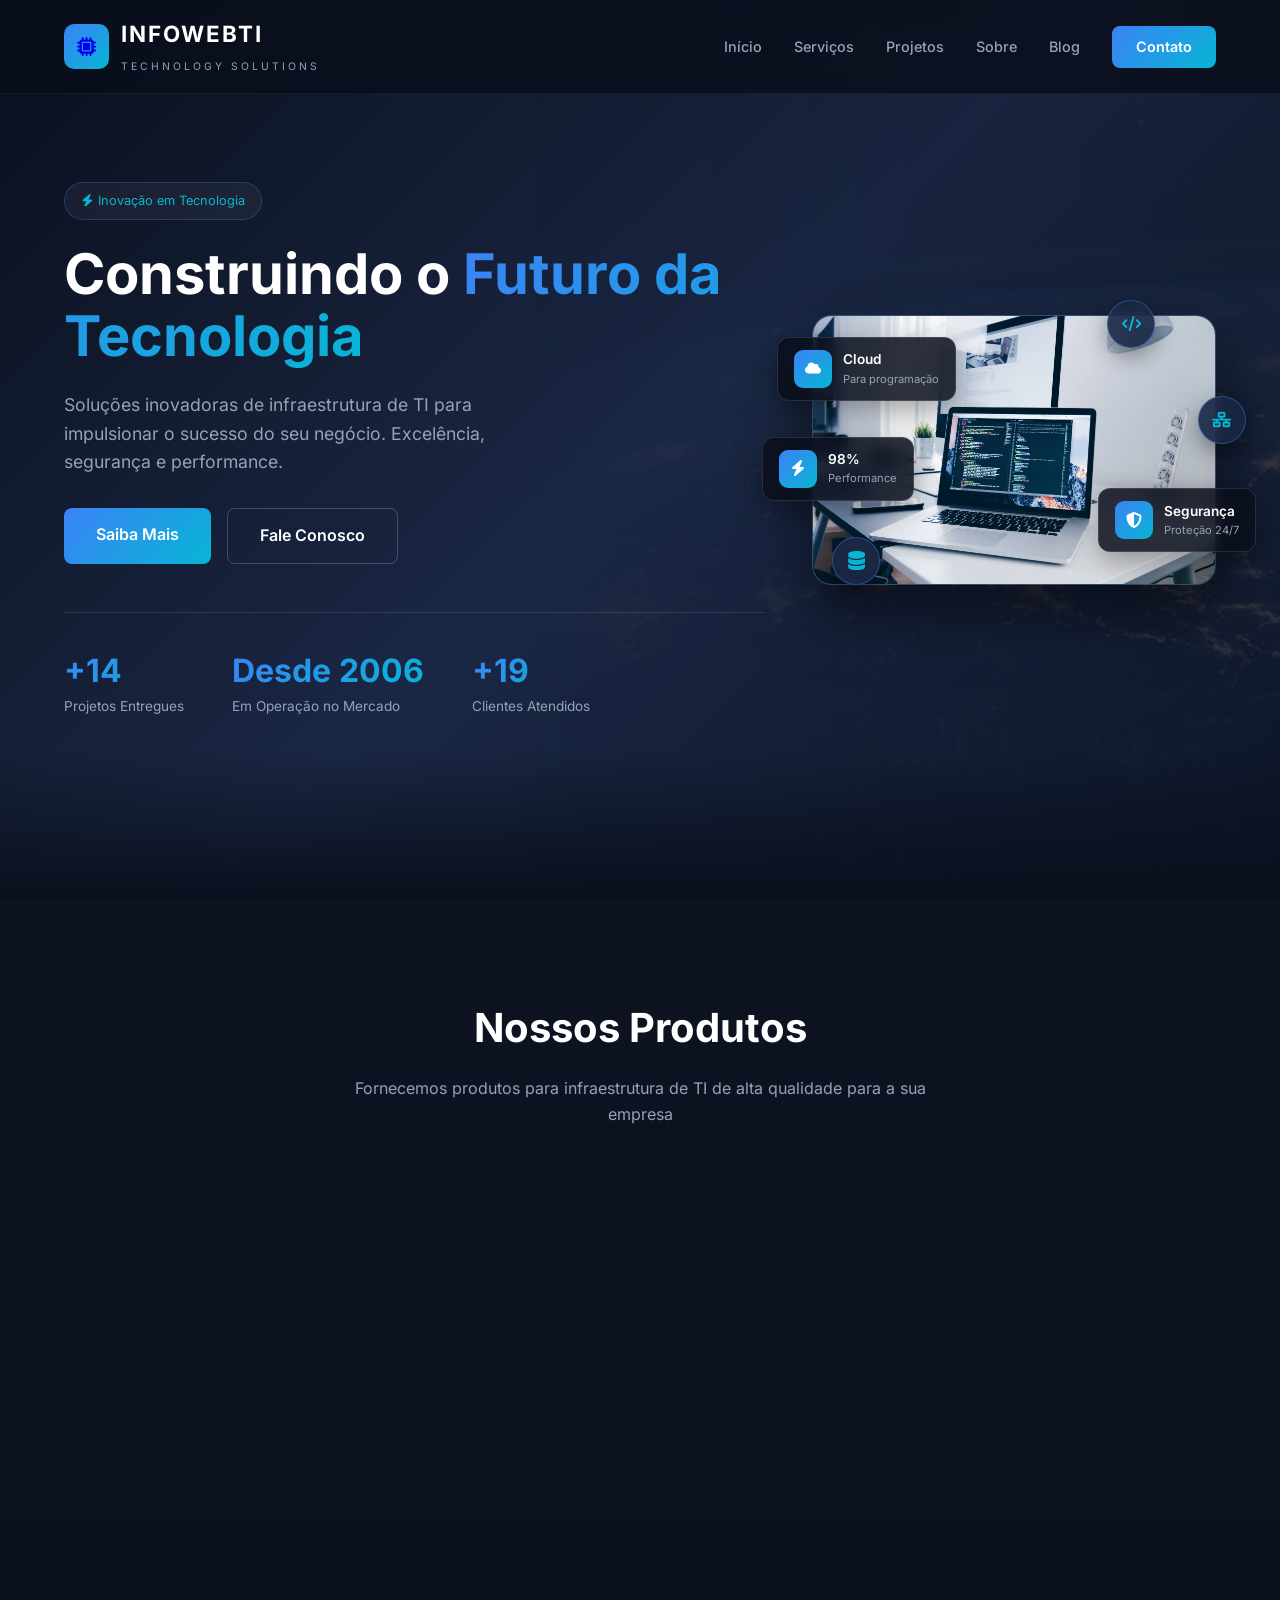
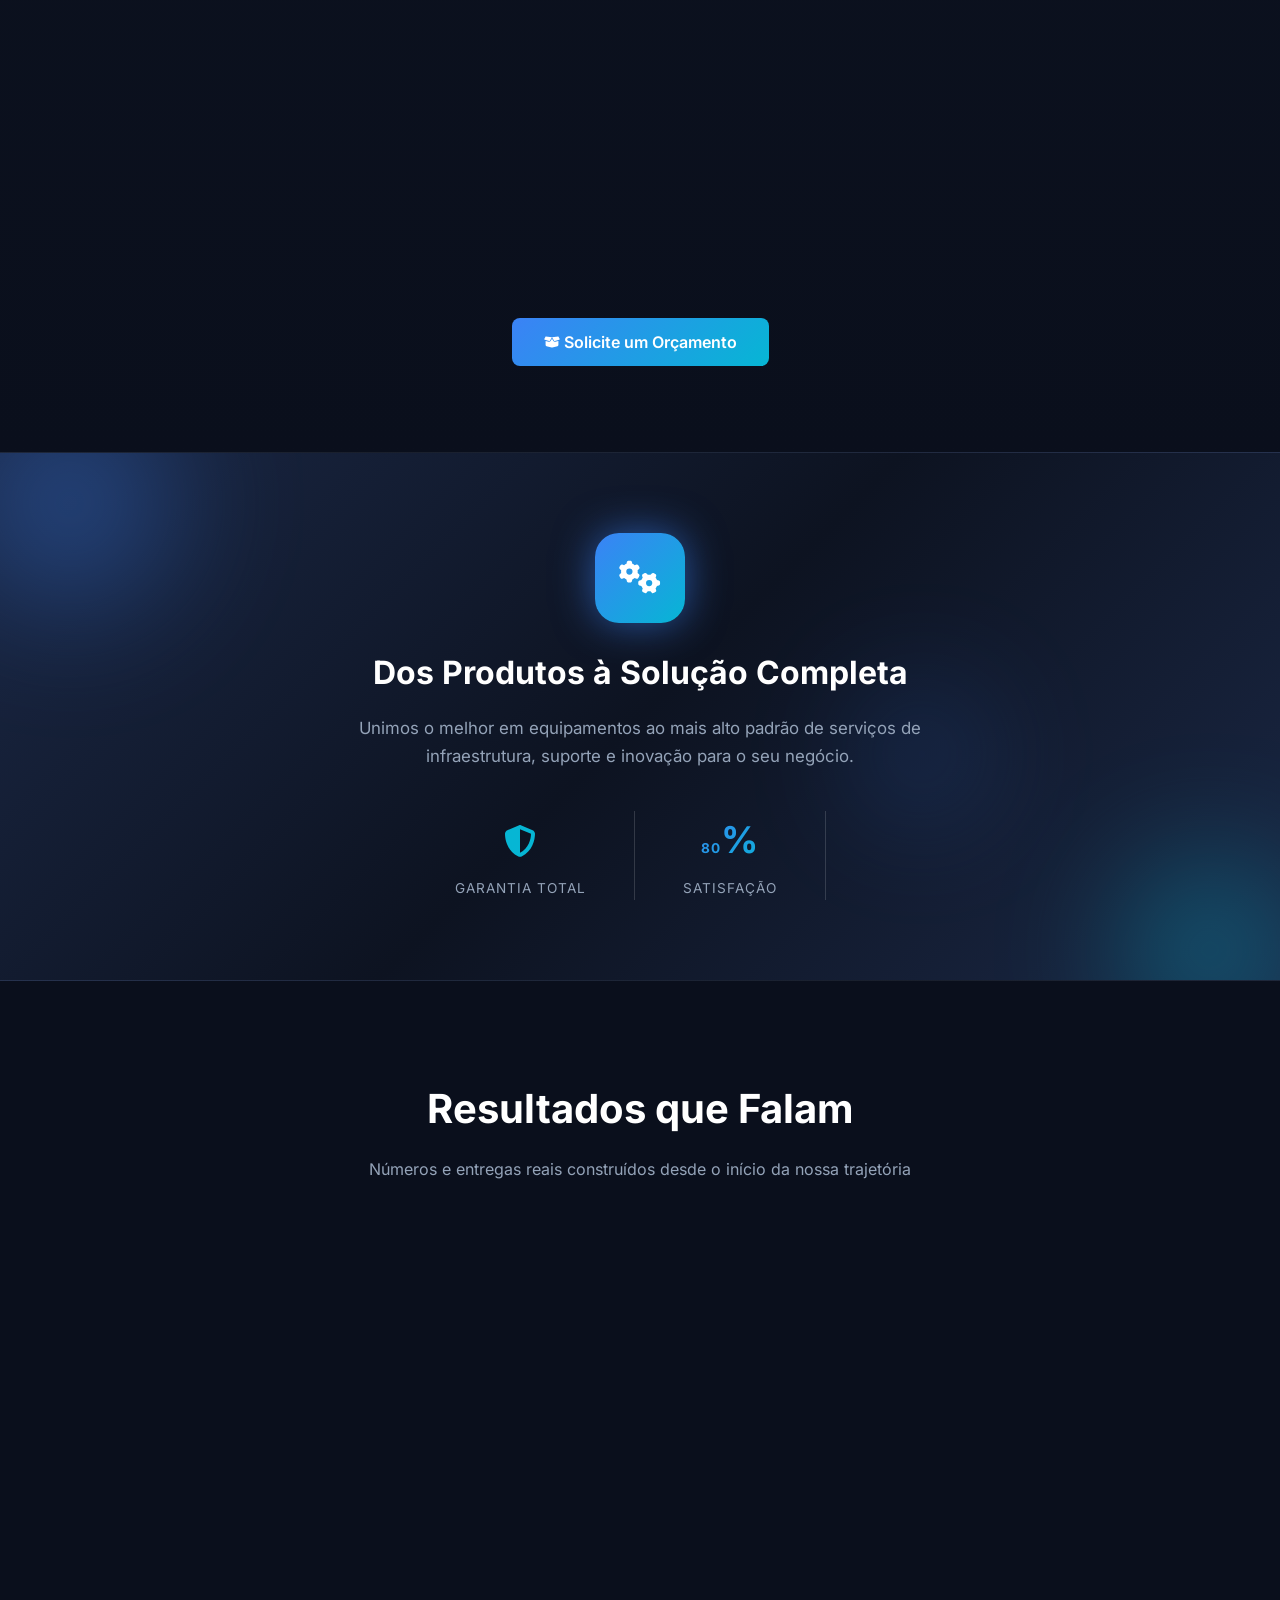
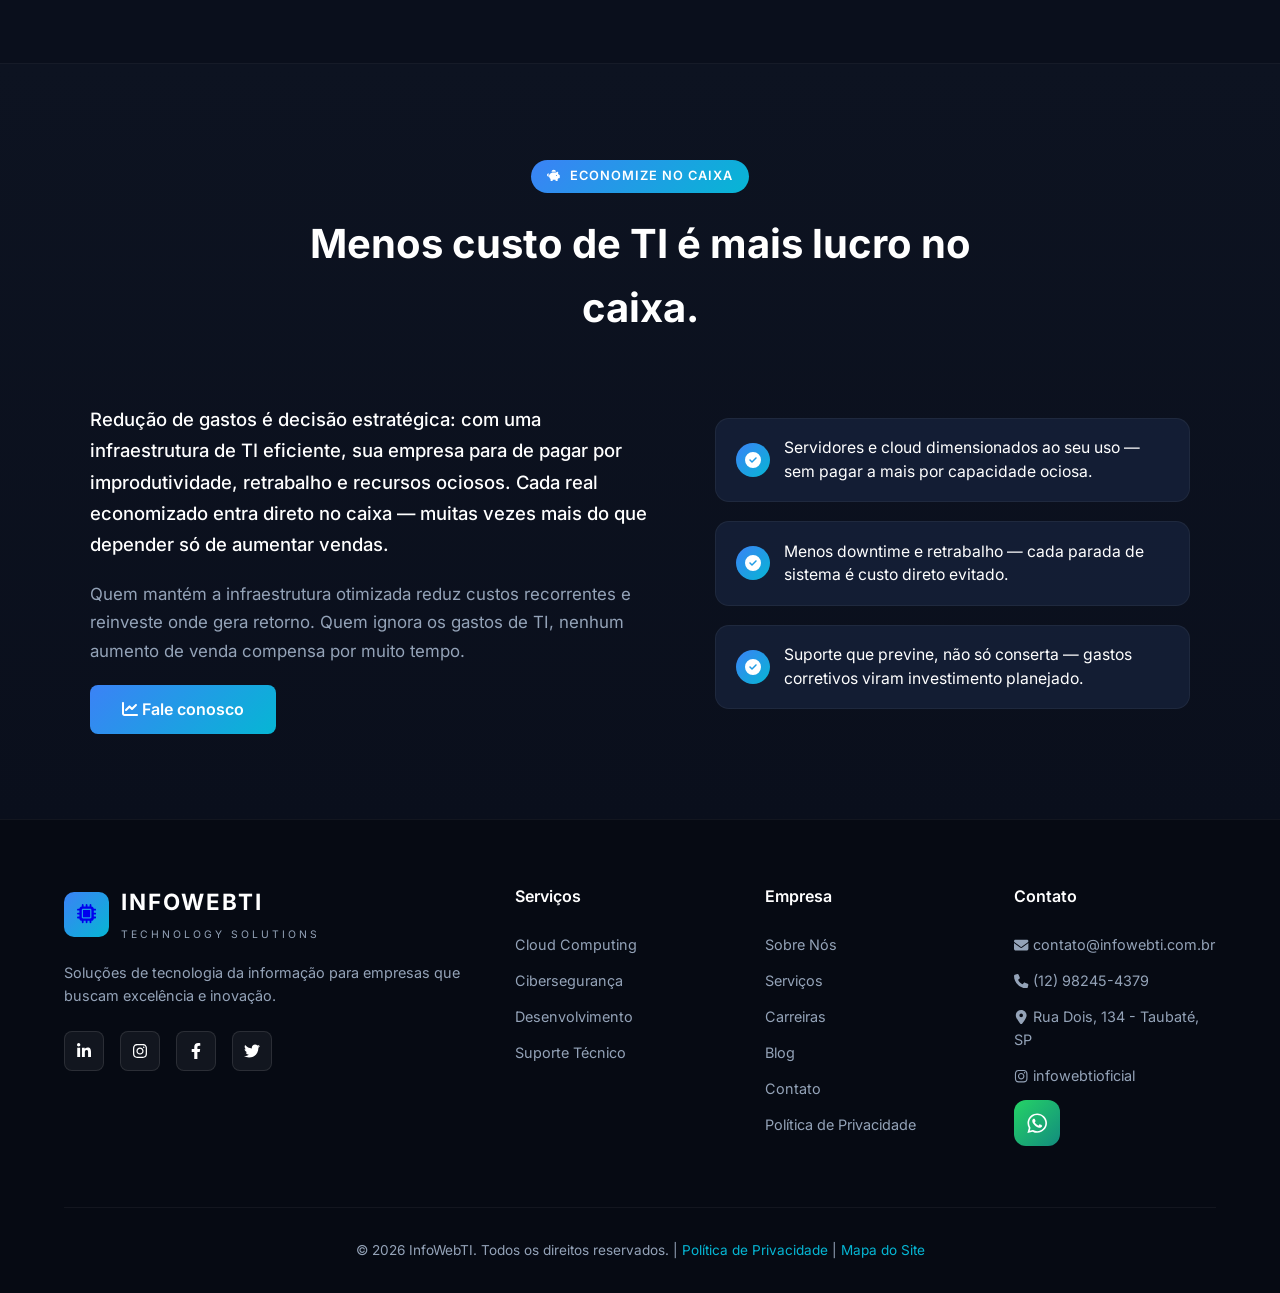
<file: infowebtipages/index.html>
<!DOCTYPE html>
<html lang="pt-BR">
<head>
    <meta charset="UTF-8">
    <meta name="viewport" content="width=device-width, initial-scale=1.0">
    <!-- ===== TAGS SEO / REDES SOCIAIS ===== -->
    <meta name="description" content="Infowebti, empresa de informática prestando serviços especializados em infraestrutura, suporte, helpdesk, manutenção e desenvolvimento"/>
    <meta name="keywords" content="infowebti, informática, infraestrutura, redes, projetos, computadores, servidores, manutenção, website"/>
    <meta name="robots" content="index, follow" />
    <meta itemprop="name" content="Infowebti, empresa de informática prestando serviços especializados em infraestrutura, suporte, helpdesk, manutenção e desenvolvimento" />
    <meta itemprop="description" content="Infowebti, empresa de informática prestando serviços especializados em infraestrutura, suporte, helpdesk, manutenção e desenvolvimento" />
    <meta itemprop="image" content="https://www.infowebti.com.br/img/infowebti.jpg" />
    <meta itemprop="url" content="https://www.infowebti.com.br" />
    <meta property="og:type" content="article" />
    <meta property="og:title" content="Infowebti, empresa de informática prestando serviços especializados em infraestrutura, suporte helpdesk, manutenção e desenvolvimento" />
    <meta property="og:description" content="Infowebti, empresa de informática prestando serviços especializados em infraestrutura, suporte, helpdesk, manutenção e desenvolvimento"/>
    <meta property="og:image" content="https://www.infowebti.com.br/img/infowebti.jpg" />
    <meta property="og:image:alt" content="Infowebti, empresa de informática prestando serviços especializados em infraestrutura, suporte, helpdesk, manutenção e desenvolvimento" />
    <meta property="og:url" content="https://www.infowebti.com.br/" />
    <meta property="og:site_name" content="Infowebti Soluções Tecnológicas" />
    <meta property="og:locale" content="pt_BR" />
    <meta property="article:author" content="https://www.facebook.com/profile.php?id=100083200977364" />
    <meta property="article:publisher" content="https://www.facebook.com/profile.php?id=100083200977364" />
    <link rel="me" href="https://www.instagram.com/infowebtioficial" />
    <link rel="me" href="https://www.facebook.com/profile.php?id=100083200977364" />
    <meta property="twitter:domain" content="https://www.infowebti.com.br" />
    <meta property="twitter:title" content="Infowebti, empresa de informática prestando serviços especializados em infraestrutura, suporte helpdesk, manutenção e desenvolvimento" />
    <meta property="twitter:description" content="Infowebti, empresa de informática prestando serviços especializados em infraestrutura, suporte, helpdesk, manutenção e desenvolvimento" />
    <meta property="twitter:image" content="https://www.infowebti.com.br/img/infowebti.jpg" />
    <meta property="twitter:url" content="https://www.infowebti.com.br/" />
    <link rel="base" href="https://www.infowebti.com.br" />
    <link rel="canonical" href="https://www.infowebti.com.br/" />
    <link rel="sitemap" type="application/xml" href="https://www.infowebti.com.br/sitemap.xml" />
    <link rel="author" href="https://www.infowebti.com.br" />
    <link rel="publisher" href="https://www.infowebti.com.br" />
    <!-- ===== FIM DAS TAGS SEO ===== -->
    <title>InfoWebTI | Soluções de Infraestrutura</title>

    <style>
    .fas, .far, .fab { font-style: normal; }
    .fas svg, .far svg, .fab svg { vertical-align: -0.125em; display: inline-block; }
    .band-stat h3 i svg { fill: var(--accent-cyan); }
    .depoimento-icon i { display: flex; align-items: center; justify-content: center; }
    .depoimento-icon svg { width: 1.25em; height: 1.25em; }
    .depoimento-icon i.fa-project-diagram svg { width: 1.15em; height: 1.15em; }
    .depoimento-icon i.fa-calendar-check svg { width: 1em; height: 1em; }
    .footer-column a i svg { vertical-align: -0.15em; }
    .footer-column a .fa-phone svg { width: 1em; height: 1em; vertical-align: -0.12em; }
  </style>
    <link rel="stylesheet" href="css/style.min.css?v=1.4">
        <link rel="icon" type="image/png" sizes="32x32" href="img/favicon-32x32.png">
    <link rel="icon" type="image/png" sizes="16x16" href="img/favicon-16x16.png">
    <link rel="apple-touch-icon" sizes="180x180" href="img/apple-touch-icon.png">
    <link rel="icon" type="image/png" href="img/favicon.png?v=1.2">
    <link rel="manifest" href="site.webmanifest">
    <script type="application/ld+json">
    {
        "@context": "https://schema.org",
        "@type": "ProfessionalService",
        "name": "InfoWebTI",
        "alternateName": "InfoWebTI Soluções Tecnológicas",
        "description": "Infowebti, empresa de informática prestando serviços especializados em infraestrutura, suporte, helpdesk, manutenção e desenvolvimento",
        "url": "https://www.infowebti.com.br/",
        "logo": "https://www.infowebti.com.br/img/infowebti.jpg",
        "image": "https://www.infowebti.com.br/img/infowebti.jpg",
        "email": "contato@infowebti.com.br",
        "telephone": "+55-12-98245-4379",
        "address": {
            "@type": "PostalAddress",
            "streetAddress": "Rua Dois, 134",
            "addressLocality": "Taubaté",
            "addressRegion": "SP",
            "addressCountry": "BR"
        },
        "sameAs": [
            "https://www.instagram.com/infowebtioficial",
            "https://www.facebook.com/profile.php?id=100083200977364"
        ]
    }
    </script>
</head>
<body>
    <!-- Header -->
    <header id="header">
        <a href="index.html" class="logo">
            <div class="logo-icon"><i class="fas fa-microchip"><svg xmlns="http://www.w3.org/2000/svg" viewBox="0 0 512 512" width="1em" height="1em" fill="currentColor" aria-hidden="true" focusable="false"><path d="M176 24c0-13.3-10.7-24-24-24s-24 10.7-24 24V64c-35.3 0-64 28.7-64 64H24c-13.3 0-24 10.7-24 24s10.7 24 24 24H64v56H24c-13.3 0-24 10.7-24 24s10.7 24 24 24H64v56H24c-13.3 0-24 10.7-24 24s10.7 24 24 24H64c0 35.3 28.7 64 64 64v40c0 13.3 10.7 24 24 24s24-10.7 24-24V448h56v40c0 13.3 10.7 24 24 24s24-10.7 24-24V448h56v40c0 13.3 10.7 24 24 24s24-10.7 24-24V448c35.3 0 64-28.7 64-64h40c13.3 0 24-10.7 24-24s-10.7-24-24-24H448V280h40c13.3 0 24-10.7 24-24s-10.7-24-24-24H448V176h40c13.3 0 24-10.7 24-24s-10.7-24-24-24H448c0-35.3-28.7-64-64-64V24c0-13.3-10.7-24-24-24s-24 10.7-24 24V64H280V24c0-13.3-10.7-24-24-24s-24 10.7-24 24V64H176V24zM160 128H352c17.7 0 32 14.3 32 32V352c0 17.7-14.3 32-32 32H160c-17.7 0-32-14.3-32-32V160c0-17.7 14.3-32 32-32zm192 32H160V352H352V160z"/></svg></i></div>
            <div class="logo-text">
                <h1>INFOWEBTI</h1>
                <span>Technology Solutions</span>
            </div>
        </a>
        <nav id="nav">
            <a href="index.html">Início</a>
            <a href="servicos.html">Serviços</a>
            <a href="projetos.html">Projetos</a>
            <a href="sobre.html">Sobre</a>
            <a href="blog.html">Blog</a>
            <a href="contato.html" class="nav-cta">Contato</a>
        </nav>
        <div class="menu-toggle" id="menuToggle">
            <span></span>
            <span></span>
            <span></span>
        </div>
    </header>

    <!-- Hero Section -->
    <section class="hero" id="home">
        <div class="hero-content">
            <span class="hero-badge"><i class="fas fa-bolt"><svg xmlns="http://www.w3.org/2000/svg" viewBox="0 0 448 512" width="1em" height="1em" fill="currentColor" aria-hidden="true" focusable="false"><path d="M349.4 44.6c5.9-13.7 1.5-29.7-10.6-38.5s-28.6-8-39.9 1.8l-256 224c-10 8.8-13.6 22.9-8.9 35.3S50.7 288 64 288H175.5L98.6 467.4c-5.9 13.7-1.5 29.7 10.6 38.5s28.6 8 39.9-1.8l256-224c10-8.8 13.6-22.9 8.9-35.3s-16.6-20.7-30-20.7H272.5L349.4 44.6z"/></svg></i> Inovação em Tecnologia</span>
            <h2>Construindo o <span>Futuro da Tecnologia</span></h2>
            <p>Soluções inovadoras de infraestrutura de TI para impulsionar o sucesso do seu negócio. Excelência, segurança e performance.</p>
            <div class="hero-buttons">
                <a href="servicos.html" class="btn-primary">Saiba Mais</a>
                <a href="contato.html" class="btn-secondary">Fale Conosco</a>
            </div>
            <div class="hero-stats">
                <div class="stat-item">
                    <h3 id="stat1">+15</h3>
                    <p>Projetos Entregues</p>
                </div>
                <div class="stat-item">
                    <h3 id="stat2">Desde 2006</h3>
                    <p>Em Operação no Mercado</p>
                </div>
                <div class="stat-item">
                    <h3 id="stat3">+20</h3>
                    <p>Clientes Atendidos</p>
                </div>
            </div>
        </div>

        <div class="hero-visual">
            <div class="hero-image">
                <picture>
                    <source type="image/webp" srcset="img/computador-hero.webp">
                    <img src="img/computador-hero.jpg" alt="computador-hero" fetchpriority="high" width="1600" height="1065">
                </picture>
            </div>
            <div class="float-card float-card-1">
                <div class="float-icon"><i class="fas fa-cloud"><svg xmlns="http://www.w3.org/2000/svg" viewBox="0 0 640 512" width="1em" height="1em" fill="currentColor" aria-hidden="true" focusable="false"><path d="M0 336c0 79.5 64.5 144 144 144H512c70.7 0 128-57.3 128-128c0-61.9-44-113.6-102.4-125.4c4.1-10.7 6.4-22.4 6.4-34.6c0-53-43-96-96-96c-19.7 0-38.1 6-53.3 16.2C367 64.2 315.3 32 256 32C167.6 32 96 103.6 96 192c0 2.7 .1 5.4 .2 8.1C40.2 219.8 0 273.2 0 336z"/></svg></i></div>
                <div class="float-text">
                    <strong>Cloud</strong>
                    <span>Para programação</span>
                </div>
            </div>
            <div class="float-card float-card-2">
                <div class="float-icon"><i class="fas fa-shield-alt"><svg xmlns="http://www.w3.org/2000/svg" viewBox="0 0 512 512" width="1em" height="1em" fill="currentColor" aria-hidden="true" focusable="false"><path d="M256 0c4.6 0 9.2 1 13.4 2.9L457.7 82.8c22 9.3 38.4 31 38.3 57.2c-.5 99.2-41.3 280.7-213.6 363.2c-16.7 8-36.1 8-52.8 0C57.3 420.7 16.5 239.2 16 140c-.1-26.2 16.3-47.9 38.3-57.2L242.7 2.9C246.8 1 251.4 0 256 0zm0 66.8V444.8C394 378 431.1 230.1 432 141.4L256 66.8l0 0z"/></svg></i></div>
                <div class="float-text">
                    <strong>Segurança</strong>
                    <span>Proteção 24/7</span>
                </div>
            </div>
            <div class="float-card float-card-3">
                <div class="float-icon"><i class="fas fa-bolt"><svg xmlns="http://www.w3.org/2000/svg" viewBox="0 0 448 512" width="1em" height="1em" fill="currentColor" aria-hidden="true" focusable="false"><path d="M349.4 44.6c5.9-13.7 1.5-29.7-10.6-38.5s-28.6-8-39.9 1.8l-256 224c-10 8.8-13.6 22.9-8.9 35.3S50.7 288 64 288H175.5L98.6 467.4c-5.9 13.7-1.5 29.7 10.6 38.5s28.6 8 39.9-1.8l256-224c10-8.8 13.6-22.9 8.9-35.3s-16.6-20.7-30-20.7H272.5L349.4 44.6z"/></svg></i></div>
                <div class="float-text">
                    <strong>98%</strong>
                    <span>Performance</span>
                </div>
            </div>
            <div class="float-chip chip-1"><i class="fas fa-code"><svg xmlns="http://www.w3.org/2000/svg" viewBox="0 0 640 512" width="1em" height="1em" fill="currentColor" aria-hidden="true" focusable="false"><path d="M392.8 1.2c-17-4.9-34.7 5-39.6 22l-128 448c-4.9 17 5 34.7 22 39.6s34.7-5 39.6-22l128-448c4.9-17-5-34.7-22-39.6zm80.6 120.1c-12.5 12.5-12.5 32.8 0 45.3L562.7 256l-89.4 89.4c-12.5 12.5-12.5 32.8 0 45.3s32.8 12.5 45.3 0l112-112c12.5-12.5 12.5-32.8 0-45.3l-112-112c-12.5-12.5-32.8-12.5-45.3 0zm-306.7 0c-12.5-12.5-32.8-12.5-45.3 0l-112 112c-12.5 12.5-12.5 32.8 0 45.3l112 112c12.5 12.5 32.8 12.5 45.3 0s12.5-32.8 0-45.3L77.3 256l89.4-89.4c12.5-12.5 12.5-32.8 0-45.3z"/></svg></i></div>
            <div class="float-chip chip-2"><i class="fas fa-database"><svg xmlns="http://www.w3.org/2000/svg" viewBox="0 0 448 512" width="1em" height="1em" fill="currentColor" aria-hidden="true" focusable="false"><path d="M448 80v48c0 44.2-100.3 80-224 80S0 172.2 0 128V80C0 35.8 100.3 0 224 0S448 35.8 448 80zM393.2 214.7c20.8-7.4 39.9-16.9 54.8-28.6V288c0 44.2-100.3 80-224 80S0 332.2 0 288V186.1c14.9 11.8 34 21.2 54.8 28.6C99.7 230.7 159.5 240 224 240s124.3-9.3 169.2-25.3zM0 346.1c14.9 11.8 34 21.2 54.8 28.6C99.7 390.7 159.5 400 224 400s124.3-9.3 169.2-25.3c20.8-7.4 39.9-16.9 54.8-28.6V432c0 44.2-100.3 80-224 80S0 476.2 0 432V346.1z"/></svg></i></div>
            <div class="float-chip chip-3"><i class="fas fa-network-wired"><svg xmlns="http://www.w3.org/2000/svg" viewBox="0 0 640 512" width="1em" height="1em" fill="currentColor" aria-hidden="true" focusable="false"><path d="M256 64H384v64H256V64zM240 0c-26.5 0-48 21.5-48 48v96c0 26.5 21.5 48 48 48h48v32H32c-17.7 0-32 14.3-32 32s14.3 32 32 32h96v32H80c-26.5 0-48 21.5-48 48v96c0 26.5 21.5 48 48 48H240c26.5 0 48-21.5 48-48V368c0-26.5-21.5-48-48-48H192V288H448v32H400c-26.5 0-48 21.5-48 48v96c0 26.5 21.5 48 48 48H560c26.5 0 48-21.5 48-48V368c0-26.5-21.5-48-48-48H512V288h96c17.7 0 32-14.3 32-32s-14.3-32-32-32H352V192h48c26.5 0 48-21.5 48-48V48c0-26.5-21.5-48-48-48H240zM96 448V384H224v64H96zm320-64H544v64H416V384z"/></svg></i></div>
        </div>
    </section>

    <!-- Produtos Section -->
    <section class="produtos section" id="produtos">
        <div class="section-header animate-on-scroll">
            <h2>Nossos Produtos</h2>
            <p>Fornecemos produtos para infraestrutura de TI de alta qualidade para a sua empresa</p>
        </div>
        <div class="produtos-grid">
            <div class="produto-card animate-on-scroll">
                <div class="produto-icon"><i class="fas fa-server"><svg xmlns="http://www.w3.org/2000/svg" viewBox="0 0 512 512" width="1em" height="1em" fill="currentColor" aria-hidden="true" focusable="false"><path d="M64 32C28.7 32 0 60.7 0 96v64c0 35.3 28.7 64 64 64H448c35.3 0 64-28.7 64-64V96c0-35.3-28.7-64-64-64H64zm280 72a24 24 0 1 1 0 48 24 24 0 1 1 0-48zm48 24a24 24 0 1 1 48 0 24 24 0 1 1 -48 0zM64 288c-35.3 0-64 28.7-64 64v64c0 35.3 28.7 64 64 64H448c35.3 0 64-28.7 64-64V352c0-35.3-28.7-64-64-64H64zm280 72a24 24 0 1 1 0 48 24 24 0 1 1 0-48zm56 24a24 24 0 1 1 48 0 24 24 0 1 1 -48 0z"/></svg></i></div>
                <h3>Servidores</h3>
                <p>Servidores tipo torre e de rack, fornecidos e configurados conforme a necessidade da sua empresa, garantindo disponibilidade e desempenho.</p>
            </div>
            <div class="produto-card animate-on-scroll">
                <div class="produto-icon"><i class="fas fa-ethernet"><svg xmlns="http://www.w3.org/2000/svg" viewBox="0 0 512 512" width="1em" height="1em" fill="currentColor" aria-hidden="true" focusable="false"><path d="M0 224V416c0 17.7 14.3 32 32 32H96V336c0-8.8 7.2-16 16-16s16 7.2 16 16V448h64V336c0-8.8 7.2-16 16-16s16 7.2 16 16V448h64V336c0-8.8 7.2-16 16-16s16 7.2 16 16V448h64V336c0-8.8 7.2-16 16-16s16 7.2 16 16V448h64c17.7 0 32-14.3 32-32V224c0-17.7-14.3-32-32-32H448V160c0-17.7-14.3-32-32-32H384V96c0-17.7-14.3-32-32-32H160c-17.7 0-32 14.3-32 32v32H96c-17.7 0-32 14.3-32 32v32H32c-17.7 0-32 14.3-32 32z"/></svg></i></div>
                <h3>Cabeamento Estruturado</h3>
                <p>Cabos Cat 5e e Cat 6 para redes de alta performance, além de fibra óptica para máxima escalabilidade e velocidade.</p>
            </div>
            <div class="produto-card animate-on-scroll">
                <div class="produto-icon"><i class="fas fa-desktop"><svg xmlns="http://www.w3.org/2000/svg" viewBox="0 0 576 512" width="1em" height="1em" fill="currentColor" aria-hidden="true" focusable="false"><path d="M64 0C28.7 0 0 28.7 0 64V352c0 35.3 28.7 64 64 64H240l-10.7 32H160c-17.7 0-32 14.3-32 32s14.3 32 32 32H416c17.7 0 32-14.3 32-32s-14.3-32-32-32H346.7L336 416H512c35.3 0 64-28.7 64-64V64c0-35.3-28.7-64-64-64H64zM512 64V288H64V64H512z"/></svg></i></div>
                <h3>Computadores</h3>
                <p>Computadores desktop e pessoais para uso corporativo e residencial, montados e configurados sob medida.</p>
            </div>
            <div class="produto-card animate-on-scroll">
                <div class="produto-icon"><i class="fas fa-network-wired"><svg xmlns="http://www.w3.org/2000/svg" viewBox="0 0 640 512" width="1em" height="1em" fill="currentColor" aria-hidden="true" focusable="false"><path d="M256 64H384v64H256V64zM240 0c-26.5 0-48 21.5-48 48v96c0 26.5 21.5 48 48 48h48v32H32c-17.7 0-32 14.3-32 32s14.3 32 32 32h96v32H80c-26.5 0-48 21.5-48 48v96c0 26.5 21.5 48 48 48H240c26.5 0 48-21.5 48-48V368c0-26.5-21.5-48-48-48H192V288H448v32H400c-26.5 0-48 21.5-48 48v96c0 26.5 21.5 48 48 48H560c26.5 0 48-21.5 48-48V368c0-26.5-21.5-48-48-48H512V288h96c17.7 0 32-14.3 32-32s-14.3-32-32-32H352V192h48c26.5 0 48-21.5 48-48V48c0-26.5-21.5-48-48-48H240zM96 448V384H224v64H96zm320-64H544v64H416V384z"/></svg></i></div>
                <h3>Equipamentos de Rede</h3>
                <p>Switches, roteadores, access points e demais equipamentos para uma infraestrutura de rede completa e confiável.</p>
            </div>
            <div class="produto-card animate-on-scroll">
                <div class="produto-icon"><i class="fas fa-hdd"><svg xmlns="http://www.w3.org/2000/svg" viewBox="0 0 512 512" width="1em" height="1em" fill="currentColor" aria-hidden="true" focusable="false"><path d="M0 96C0 60.7 28.7 32 64 32H448c35.3 0 64 28.7 64 64V280.4c-17-15.2-39.4-24.4-64-24.4H64c-24.6 0-47 9.2-64 24.4V96zM64 288H448c35.3 0 64 28.7 64 64v64c0 35.3-28.7 64-64 64H64c-35.3 0-64-28.7-64-64V352c0-35.3 28.7-64 64-64zM320 416a32 32 0 1 0 0-64 32 32 0 1 0 0 64zm128-32a32 32 0 1 0 -64 0 32 32 0 1 0 64 0z"/></svg></i></div>
                <h3>Armazenamento</h3>
                <p>Discos e soluções de armazenamento para garantir a segurança e disponibilidade dos dados da sua empresa.</p>
            </div>
            <div class="produto-card animate-on-scroll">
                <div class="produto-icon"><i class="fas fa-bolt"><svg xmlns="http://www.w3.org/2000/svg" viewBox="0 0 448 512" width="1em" height="1em" fill="currentColor" aria-hidden="true" focusable="false"><path d="M349.4 44.6c5.9-13.7 1.5-29.7-10.6-38.5s-28.6-8-39.9 1.8l-256 224c-10 8.8-13.6 22.9-8.9 35.3S50.7 288 64 288H175.5L98.6 467.4c-5.9 13.7-1.5 29.7 10.6 38.5s28.6 8 39.9-1.8l256-224c10-8.8 13.6-22.9 8.9-35.3s-16.6-20.7-30-20.7H272.5L349.4 44.6z"/></svg></i></div>
                <h3>No-Breaks e Energia</h3>
                <p>Soluções de energia e nobreaks para proteger seus equipamentos e evitar interrupções no seu negócio.</p>
            </div>
        </div>
        <div style="text-align:center; margin-top:3rem;">
            <a href="contato.html" class="btn-primary"><i class="fas fa-box-open"><svg xmlns="http://www.w3.org/2000/svg" viewBox="0 0 640 512" width="1em" height="1em" fill="currentColor" aria-hidden="true" focusable="false"><path d="M58.9 42.1c3-6.1 9.6-9.6 16.3-8.7L320 64 564.8 33.4c6.7-.8 13.3 2.7 16.3 8.7l41.7 83.4c9 17.9-.6 39.6-19.8 45.1L439.6 217.3c-13.9 4-28.8-1.9-36.2-14.3L320 64 236.6 203c-7.4 12.4-22.3 18.3-36.2 14.3L37.1 170.6c-19.3-5.5-28.8-27.2-19.8-45.1L58.9 42.1zM321.1 128l54.9 91.4c14.9 24.8 44.6 36.6 72.5 28.6L576 211.6v167c0 22-15 41.2-36.4 46.6l-204.1 51c-10.2 2.6-20.9 2.6-31 0l-204.1-51C79 419.7 64 400.5 64 378.5v-167L191.6 248c27.8 8 57.6-3.8 72.5-28.6L318.9 128h2.2z"/></svg></i> Solicite um Orçamento</a>
        </div>
    </section>

    <!-- Faixa de Destaque entre Produtos e Serviços -->
    <section class="highlight-band">
        <div class="band-orbs band-orb-1"></div>
        <div class="band-orbs band-orb-2"></div>
        <div class="band-orbs band-orb-3"></div>
        <div class="highlight-container">
            <div class="band-icon">
                <i class="fas fa-cogs"><svg xmlns="http://www.w3.org/2000/svg" viewBox="0 0 640 512" width="1em" height="1em" fill="currentColor" aria-hidden="true" focusable="false"><path d="M308.5 135.3c7.1-6.3 9.9-16.2 6.2-25c-2.3-5.3-4.8-10.5-7.6-15.5L304 89.4c-3-5-6.3-9.9-9.8-14.6c-5.7-7.6-15.7-10.1-24.7-7.1l-28.2 9.3c-10.7-8.8-23-16-36.2-20.9L199 27.1c-1.9-9.3-9.1-16.7-18.5-17.8C173.9 8.4 167.2 8 160.4 8h-.7c-6.8 0-13.5 .4-20.1 1.2c-9.4 1.1-16.6 8.6-18.5 17.8L115 56.1c-13.3 5-25.5 12.1-36.2 20.9L50.5 67.8c-9-3-19-.5-24.7 7.1c-3.5 4.7-6.8 9.6-9.9 14.6l-3 5.3c-2.8 5-5.3 10.2-7.6 15.6c-3.7 8.7-.9 18.6 6.2 25l22.2 19.8C32.6 161.9 32 168.9 32 176s.6 14.1 1.7 20.9L11.5 216.7c-7.1 6.3-9.9 16.2-6.2 25c2.3 5.3 4.8 10.5 7.6 15.6l3 5.2c3 5.1 6.3 9.9 9.9 14.6c5.7 7.6 15.7 10.1 24.7 7.1l28.2-9.3c10.7 8.8 23 16 36.2 20.9l6.1 29.1c1.9 9.3 9.1 16.7 18.5 17.8c6.7 .8 13.5 1.2 20.4 1.2s13.7-.4 20.4-1.2c9.4-1.1 16.6-8.6 18.5-17.8l6.1-29.1c13.3-5 25.5-12.1 36.2-20.9l28.2 9.3c9 3 19 .5 24.7-7.1c3.5-4.7 6.8-9.5 9.8-14.6l3.1-5.4c2.8-5 5.3-10.2 7.6-15.5c3.7-8.7 .9-18.6-6.2-25l-22.2-19.8c1.1-6.8 1.7-13.8 1.7-20.9s-.6-14.1-1.7-20.9l22.2-19.8zM112 176a48 48 0 1 1 96 0 48 48 0 1 1 -96 0zM504.7 500.5c6.3 7.1 16.2 9.9 25 6.2c5.3-2.3 10.5-4.8 15.5-7.6l5.4-3.1c5-3 9.9-6.3 14.6-9.8c7.6-5.7 10.1-15.7 7.1-24.7l-9.3-28.2c8.8-10.7 16-23 20.9-36.2l29.1-6.1c9.3-1.9 16.7-9.1 17.8-18.5c.8-6.7 1.2-13.5 1.2-20.4s-.4-13.7-1.2-20.4c-1.1-9.4-8.6-16.6-17.8-18.5L583.9 307c-5-13.3-12.1-25.5-20.9-36.2l9.3-28.2c3-9 .5-19-7.1-24.7c-4.7-3.5-9.6-6.8-14.6-9.9l-5.3-3c-5-2.8-10.2-5.3-15.6-7.6c-8.7-3.7-18.6-.9-25 6.2l-19.8 22.2c-6.8-1.1-13.8-1.7-20.9-1.7s-14.1 .6-20.9 1.7l-19.8-22.2c-6.3-7.1-16.2-9.9-25-6.2c-5.3 2.3-10.5 4.8-15.6 7.6l-5.2 3c-5.1 3-9.9 6.3-14.6 9.9c-7.6 5.7-10.1 15.7-7.1 24.7l9.3 28.2c-8.8 10.7-16 23-20.9 36.2L315.1 313c-9.3 1.9-16.7 9.1-17.8 18.5c-.8 6.7-1.2 13.5-1.2 20.4s.4 13.7 1.2 20.4c1.1 9.4 8.6 16.6 17.8 18.5l29.1 6.1c5 13.3 12.1 25.5 20.9 36.2l-9.3 28.2c-3 9-.5 19 7.1 24.7c4.7 3.5 9.5 6.8 14.6 9.8l5.4 3.1c5 2.8 10.2 5.3 15.5 7.6c8.7 3.7 18.6 .9 25-6.2l19.8-22.2c6.8 1.1 13.8 1.7 20.9 1.7s14.1-.6 20.9-1.7l19.8 22.2zM464 304a48 48 0 1 1 0 96 48 48 0 1 1 0-96z"/></svg></i>
            </div>
            <h2>Dos Produtos à Solução Completa</h2>
            <p>Unimos o melhor em equipamentos ao mais alto padrão de serviços de infraestrutura, suporte e inovação para o seu negócio.</p>
            <div class="band-stats">
                <div class="band-stat">
                    <h3><i class="fas fa-shield-alt"><svg xmlns="http://www.w3.org/2000/svg" viewBox="0 0 512 512" width="1em" height="1em" fill="currentColor" aria-hidden="true" focusable="false"><path d="M256 0c4.6 0 9.2 1 13.4 2.9L457.7 82.8c22 9.3 38.4 31 38.3 57.2c-.5 99.2-41.3 280.7-213.6 363.2c-16.7 8-36.1 8-52.8 0C57.3 420.7 16.5 239.2 16 140c-.1-26.2 16.3-47.9 38.3-57.2L242.7 2.9C246.8 1 251.4 0 256 0zm0 66.8V444.8C394 378 431.1 230.1 432 141.4L256 66.8l0 0z"/></svg></i></h3>
                    <span>Garantia Total</span>
                </div>
                <div class="band-stat divider">
                    <h3><span class="count" data-target="98">0</span>%</h3>
                    <span>Satisfação</span>
                </div>
            </div>
        </div>
    </section>

    <!-- Depoimentos Section -->
    <section class="depoimentos section" id="depoimentos">
        <div class="section-header animate-on-scroll">
            <h2>Resultados que Falam</h2>
            <p>Números e entregas reais construídos desde o início da nossa trajetória</p>
        </div>
        <div class="depoimentos-grid">
            <div class="depoimento-card slide-left">
                <div class="depoimento-icon"><i class="fas fa-project-diagram"><svg xmlns="http://www.w3.org/2000/svg" viewBox="0 0 576 512" width="1em" height="1em" fill="currentColor" aria-hidden="true" focusable="false"><path d="M0 80C0 53.5 21.5 32 48 32h96c26.5 0 48 21.5 48 48V96H384V80c0-26.5 21.5-48 48-48h96c26.5 0 48 21.5 48 48v96c0 26.5-21.5 48-48 48H432c-26.5 0-48-21.5-48-48V160H192v16c0 1.7-.1 3.4-.3 5L272 288h96c26.5 0 48 21.5 48 48v96c0 26.5-21.5 48-48 48H272c-26.5 0-48-21.5-48-48V336c0-1.7 .1-3.4 .3-5L144 224H48c-26.5 0-48-21.5-48-48V80z"/></svg></i></div>
                <h3>+15</h3>
                <p>Projetos Entregues</p>
                <span>Servidores, redes, cabeamento estruturado e cloud.</span>
            </div>
            <div class="depoimento-card slide-center">
                <div class="depoimento-icon"><i class="fas fa-calendar-check"><svg xmlns="http://www.w3.org/2000/svg" viewBox="0 0 448 512" width="1em" height="1em" fill="currentColor" aria-hidden="true" focusable="false"><path d="M128 0c17.7 0 32 14.3 32 32V64H288V32c0-17.7 14.3-32 32-32s32 14.3 32 32V64h48c26.5 0 48 21.5 48 48v48H0V112C0 85.5 21.5 64 48 64H96V32c0-17.7 14.3-32 32-32zM0 192H448V464c0 26.5-21.5 48-48 48H48c-26.5 0-48-21.5-48-48V192zM329 305c9.4-9.4 9.4-24.6 0-33.9s-24.6-9.4-33.9 0l-95 95-47-47c-9.4-9.4-24.6-9.4-33.9 0s-9.4 24.6 0 33.9l64 64c9.4 9.4 24.6 9.4 33.9 0L329 305z"/></svg></i></div>
                <h3>Desde 2006</h3>
                <p>Em Operação</p>
                <span>Quase duas décadas de atuação contínua no mercado de TI.</span>
            </div>
            <div class="depoimento-card slide-right">
                <div class="depoimento-icon"><i class="fas fa-users"><svg xmlns="http://www.w3.org/2000/svg" viewBox="0 0 640 512" width="1em" height="1em" fill="currentColor" aria-hidden="true" focusable="false"><path d="M144 0a80 80 0 1 1 0 160A80 80 0 1 1 144 0zM512 0a80 80 0 1 1 0 160A80 80 0 1 1 512 0zM0 298.7C0 239.8 47.8 192 106.7 192h42.7c15.9 0 31 3.5 44.6 9.7c-1.3 7.2-1.9 14.7-1.9 22.3c0 38.2 16.8 72.5 43.3 96c-.2 0-.4 0-.7 0H21.3C9.6 320 0 310.4 0 298.7zM405.3 320c-.2 0-.4 0-.7 0c26.6-23.5 43.3-57.8 43.3-96c0-7.6-.7-15-1.9-22.3c13.6-6.3 28.7-9.7 44.6-9.7h42.7C592.2 192 640 239.8 640 298.7c0 11.8-9.6 21.3-21.3 21.3H405.3zM224 224a96 96 0 1 1 192 0 96 96 0 1 1 -192 0zM128 485.3C128 411.7 187.7 352 261.3 352H378.7C452.3 352 512 411.7 512 485.3c0 14.7-11.9 26.7-26.7 26.7H154.7c-14.7 0-26.7-11.9-26.7-26.7z"/></svg></i></div>
                <h3>+20</h3>
                <p>Clientes Atendidos</p>
                <span>Empresas que confiam na InfoWebTI para sua infraestrutura.</span>
            </div>
        </div>
    </section>

    <!-- Economia de Custos de TI Section -->
    <section class="economia section" id="economia">
        <div class="section-header animate-on-scroll">
            <span class="section-kick"><i class="fas fa-piggy-bank"><svg xmlns="http://www.w3.org/2000/svg" viewBox="0 0 576 512" width="1em" height="1em" fill="currentColor" aria-hidden="true" focusable="false"><path d="M400 96l0 .7c-5.3-.4-10.6-.7-16-.7H256c-16.5 0-32.5 2.1-47.8 6c-.1-2-.2-4-.2-6c0-53 43-96 96-96s96 43 96 96zm-16 32c3.5 0 7 .1 10.4 .3c4.2 .3 8.4 .7 12.6 1.3C424.6 109.1 450.8 96 480 96h11.5c10.4 0 18 9.8 15.5 19.9l-13.8 55.2c15.8 14.8 28.7 32.8 37.5 52.9H544c17.7 0 32 14.3 32 32v96c0 17.7-14.3 32-32 32H512c-9.1 12.1-19.9 22.9-32 32v64c0 17.7-14.3 32-32 32H416c-17.7 0-32-14.3-32-32V448H256v32c0 17.7-14.3 32-32 32H192c-17.7 0-32-14.3-32-32V416c-34.9-26.2-58.7-66.3-63.2-112H68c-37.6 0-68-30.4-68-68s30.4-68 68-68h4c13.3 0 24 10.7 24 24s-10.7 24-24 24H68c-11 0-20 9-20 20s9 20 20 20H99.2c12.1-59.8 57.7-107.5 116.3-122.8c12.9-3.4 26.5-5.2 40.5-5.2H384zm64 136a24 24 0 1 0 -48 0 24 24 0 1 0 48 0z"/></svg></i> Economize no caixa</span>
            <h2>Menos custo de TI é mais lucro no caixa.</h2>
        </div>
        <div class="economia-box animate-on-scroll">
            <div class="economia-tese">
                <p class="economia-gt">Redução de gastos é decisão estratégica: com uma infraestrutura de TI eficiente, sua empresa para de pagar por improdutividade, retrabalho e recursos ociosos. Cada real economizado entra direto no caixa — muitas vezes mais do que depender só de aumentar vendas.</p>
                <p class="economia-gc">Quem mantém a infraestrutura otimizada reduz custos recorrentes e reinveste onde gera retorno. Quem ignora os gastos de TI, nenhum aumento de venda compensa por muito tempo.</p>
                <div class="economia-cta">
                    <a href="contato.html" class="btn-primary"><i class="fas fa-chart-line"><svg xmlns="http://www.w3.org/2000/svg" viewBox="0 0 512 512" width="1em" height="1em" fill="currentColor" aria-hidden="true" focusable="false"><path d="M64 64c0-17.7-14.3-32-32-32S0 46.3 0 64V400c0 44.2 35.8 80 80 80H480c17.7 0 32-14.3 32-32s-14.3-32-32-32H80c-8.8 0-16-7.2-16-16V64zm406.6 86.6c12.5-12.5 12.5-32.8 0-45.3s-32.8-12.5-45.3 0L320 210.7l-57.4-57.4c-12.5-12.5-32.8-12.5-45.3 0l-112 112c-12.5 12.5-12.5 32.8 0 45.3s32.8 12.5 45.3 0L240 221.3l57.4 57.4c12.5 12.5 32.8 12.5 45.3 0l128-128z"/></svg></i> Fale conosco</a>
                </div>
            </div>
            <ul class="economia-list">
                <li class="animate-on-scroll"><span class="economia-check"><i class="fas fa-check-circle"><svg xmlns="http://www.w3.org/2000/svg" viewBox="0 0 512 512" width="1em" height="1em" fill="currentColor" aria-hidden="true" focusable="false"><path d="M256 512A256 256 0 1 0 256 0a256 256 0 1 0 0 512zM369 209L241 337c-9.4 9.4-24.6 9.4-33.9 0l-64-64c-9.4-9.4-9.4-24.6 0-33.9s24.6-9.4 33.9 0l47 47L335 175c9.4-9.4 24.6-9.4 33.9 0s9.4 24.6 0 33.9z"/></svg></i></span>Servidores e cloud dimensionados ao seu uso — sem pagar a mais por capacidade ociosa.</li>
                <li class="animate-on-scroll"><span class="economia-check"><i class="fas fa-check-circle"><svg xmlns="http://www.w3.org/2000/svg" viewBox="0 0 512 512" width="1em" height="1em" fill="currentColor" aria-hidden="true" focusable="false"><path d="M256 512A256 256 0 1 0 256 0a256 256 0 1 0 0 512zM369 209L241 337c-9.4 9.4-24.6 9.4-33.9 0l-64-64c-9.4-9.4-9.4-24.6 0-33.9s24.6-9.4 33.9 0l47 47L335 175c9.4-9.4 24.6-9.4 33.9 0s9.4 24.6 0 33.9z"/></svg></i></span>Menos downtime e retrabalho — cada parada de sistema é custo direto evitado.</li>
                <li class="animate-on-scroll"><span class="economia-check"><i class="fas fa-check-circle"><svg xmlns="http://www.w3.org/2000/svg" viewBox="0 0 512 512" width="1em" height="1em" fill="currentColor" aria-hidden="true" focusable="false"><path d="M256 512A256 256 0 1 0 256 0a256 256 0 1 0 0 512zM369 209L241 337c-9.4 9.4-24.6 9.4-33.9 0l-64-64c-9.4-9.4-9.4-24.6 0-33.9s24.6-9.4 33.9 0l47 47L335 175c9.4-9.4 24.6-9.4 33.9 0s9.4 24.6 0 33.9z"/></svg></i></span>Suporte que previne, não só conserta — gastos corretivos viram investimento planejado.</li>
            </ul>
        </div>
    </section>

    <!-- Footer -->
    <footer>
        <div class="footer-content">
            <div class="footer-brand">
                <a href="index.html" class="logo">
                    <div class="logo-icon"><i class="fas fa-microchip"><svg xmlns="http://www.w3.org/2000/svg" viewBox="0 0 512 512" width="1em" height="1em" fill="currentColor" aria-hidden="true" focusable="false"><path d="M176 24c0-13.3-10.7-24-24-24s-24 10.7-24 24V64c-35.3 0-64 28.7-64 64H24c-13.3 0-24 10.7-24 24s10.7 24 24 24H64v56H24c-13.3 0-24 10.7-24 24s10.7 24 24 24H64v56H24c-13.3 0-24 10.7-24 24s10.7 24 24 24H64c0 35.3 28.7 64 64 64v40c0 13.3 10.7 24 24 24s24-10.7 24-24V448h56v40c0 13.3 10.7 24 24 24s24-10.7 24-24V448h56v40c0 13.3 10.7 24 24 24s24-10.7 24-24V448c35.3 0 64-28.7 64-64h40c13.3 0 24-10.7 24-24s-10.7-24-24-24H448V280h40c13.3 0 24-10.7 24-24s-10.7-24-24-24H448V176h40c13.3 0 24-10.7 24-24s-10.7-24-24-24H448c0-35.3-28.7-64-64-64V24c0-13.3-10.7-24-24-24s-24 10.7-24 24V64H280V24c0-13.3-10.7-24-24-24s-24 10.7-24 24V64H176V24zM160 128H352c17.7 0 32 14.3 32 32V352c0 17.7-14.3 32-32 32H160c-17.7 0-32-14.3-32-32V160c0-17.7 14.3-32 32-32zm192 32H160V352H352V160z"/></svg></i></div>
                    <div class="logo-text">
                        <h1>INFOWEBTI</h1>
                        <span>Technology Solutions</span>
                    </div>
                </a>
                <p>Soluções de tecnologia da informação para empresas que buscam excelência e inovação.</p>
                <div class="social-links">
                    <a href="#"><i class="fab fa-linkedin-in"><svg xmlns="http://www.w3.org/2000/svg" viewBox="0 0 448 512" width="1em" height="1em" fill="currentColor" aria-hidden="true" focusable="false"><path d="M100.28 448H7.4V148.9h92.88zM53.79 108.1C24.09 108.1 0 83.5 0 53.8a53.79 53.79 0 0 1 107.58 0c0 29.7-24.1 54.3-53.79 54.3zM447.9 448h-92.68V302.4c0-34.7-.7-79.2-48.29-79.2-48.29 0-55.69 37.7-55.69 76.7V448h-92.78V148.9h89.08v40.8h1.3c12.4-23.5 42.69-48.3 87.88-48.3 94 0 111.28 61.9 111.28 142.3V448z"/></svg></i></a>
                    <a href="https://www.instagram.com/infowebtioficial" target="_blank" rel="me" aria-label="Instagram"><i class="fab fa-instagram"><svg xmlns="http://www.w3.org/2000/svg" viewBox="0 0 448 512" width="1em" height="1em" fill="currentColor" aria-hidden="true" focusable="false"><path d="M224.1 141c-63.6 0-114.9 51.3-114.9 114.9s51.3 114.9 114.9 114.9S339 319.5 339 255.9 287.7 141 224.1 141zm0 189.6c-41.1 0-74.7-33.5-74.7-74.7s33.5-74.7 74.7-74.7 74.7 33.5 74.7 74.7-33.6 74.7-74.7 74.7zm146.4-194.3c0 14.9-12 26.8-26.8 26.8-14.9 0-26.8-12-26.8-26.8s12-26.8 26.8-26.8 26.8 12 26.8 26.8zm76.1 27.2c-1.7-35.9-9.9-67.7-36.2-93.9-26.2-26.2-58-34.4-93.9-36.2-37-2.1-147.9-2.1-184.9 0-35.8 1.7-67.6 9.9-93.9 36.1s-34.4 58-36.2 93.9c-2.1 37-2.1 147.9 0 184.9 1.7 35.9 9.9 67.7 36.2 93.9s58 34.4 93.9 36.2c37 2.1 147.9 2.1 184.9 0 35.9-1.7 67.7-9.9 93.9-36.2 26.2-26.2 34.4-58 36.2-93.9 2.1-37 2.1-147.8 0-184.8zM398.8 388c-7.8 19.6-22.9 34.7-42.6 42.6-29.5 11.7-99.5 9-132.1 9s-102.7 2.6-132.1-9c-19.6-7.8-34.7-22.9-42.6-42.6-11.7-29.5-9-99.5-9-132.1s-2.6-102.7 9-132.1c7.8-19.6 22.9-34.7 42.6-42.6 29.5-11.7 99.5-9 132.1-9s102.7-2.6 132.1 9c19.6 7.8 34.7 22.9 42.6 42.6 11.7 29.5 9 99.5 9 132.1s2.7 102.7-9 132.1z"/></svg></i></a>
                    <a href="https://www.facebook.com/profile.php?id=100083200977364" target="_blank" rel="me" aria-label="Facebook"><i class="fab fa-facebook-f"><svg xmlns="http://www.w3.org/2000/svg" viewBox="0 0 320 512" width="1em" height="1em" fill="currentColor" aria-hidden="true" focusable="false"><path d="M279.14 288l14.22-92.66h-88.91v-60.13c0-25.35 12.42-50.06 52.24-50.06h40.42V6.26S260.43 0 225.36 0c-73.22 0-121.08 44.38-121.08 124.72v70.62H22.89V288h81.39v224h100.17V288z"/></svg></i></a>
                    <a href="#"><i class="fab fa-twitter"><svg xmlns="http://www.w3.org/2000/svg" viewBox="0 0 512 512" width="1em" height="1em" fill="currentColor" aria-hidden="true" focusable="false"><path d="M459.37 151.716c.325 4.548.325 9.097.325 13.645 0 138.72-105.583 298.558-298.558 298.558-59.452 0-114.68-17.219-161.137-47.106 8.447.974 16.568 1.299 25.34 1.299 49.055 0 94.213-16.568 130.274-44.832-46.132-.975-84.792-31.188-98.112-72.772 6.498.974 12.995 1.624 19.818 1.624 9.421 0 18.843-1.3 27.614-3.573-48.081-9.747-84.143-51.98-84.143-102.985v-1.299c13.969 7.797 30.214 12.67 47.431 13.319-28.264-18.843-46.781-51.005-46.781-87.391 0-19.492 5.197-37.36 14.294-52.954 51.655 63.675 129.3 105.258 216.365 109.807-1.624-7.797-2.599-15.918-2.599-24.04 0-57.828 46.782-104.934 104.934-104.934 30.213 0 57.502 12.67 76.67 33.137 23.715-4.548 46.456-13.32 66.599-25.34-7.798 24.366-24.366 44.833-46.132 57.827 21.117-2.273 41.584-8.122 60.426-16.243-14.292 20.791-32.161 39.308-52.628 54.253z"/></svg></i></a>
                </div>
            </div>
            <div class="footer-column">
                <h4>Serviços</h4>
                <a href="servicos.html">Cloud Computing</a>
                <a href="servicos.html">Cibersegurança</a>
                <a href="servicos.html">Desenvolvimento</a>
                <a href="servicos.html">Suporte Técnico</a>
            </div>
            <div class="footer-column">
                <h4>Empresa</h4>
                <a href="sobre.html">Sobre Nós</a>
                <a href="servicos.html">Serviços</a>
                <a href="#">Carreiras</a>
                <a href="blog.html">Blog</a>
                <a href="contato.html">Contato</a>
                <a href="politica.html">Política de Privacidade</a>
            </div>
            <div class="footer-column">
                <h4>Contato</h4>
                <a href="mailto:contato@infowebti.com.br"><i class="fas fa-envelope"><svg xmlns="http://www.w3.org/2000/svg" viewBox="0 0 512 512" width="1em" height="1em" fill="currentColor" aria-hidden="true" focusable="false"><path d="M48 64C21.5 64 0 85.5 0 112c0 15.1 7.1 29.3 19.2 38.4L236.8 313.6c11.4 8.5 27 8.5 38.4 0L492.8 150.4c12.1-9.1 19.2-23.3 19.2-38.4c0-26.5-21.5-48-48-48H48zM0 176V384c0 35.3 28.7 64 64 64H448c35.3 0 64-28.7 64-64V176L294.4 339.2c-22.8 17.1-54 17.1-76.8 0L0 176z"/></svg></i> contato@infowebti.com.br</a>
                <a href="tel:+5512982454379"><i class="fas fa-phone"><svg xmlns="http://www.w3.org/2000/svg" viewBox="0 0 512 512" width="1em" height="1em" fill="currentColor" aria-hidden="true" focusable="false"><path d="M164.9 24.6c-7.7-18.6-28-28.5-47.4-23.2l-88 24C12.1 30.2 0 46 0 64C0 311.4 200.6 512 448 512c18 0 33.8-12.1 38.6-29.5l24-88c5.3-19.4-4.6-39.7-23.2-47.4l-96-40c-16.3-6.8-35.2-2.1-46.3 11.6L304.7 368C234.3 334.7 177.3 277.7 144 207.3L193.3 167c13.7-11.2 18.4-30 11.6-46.3l-40-96z"/></svg></i> (12) 98245-4379</a>
                <a href="#"><i class="fas fa-map-marker-alt"><svg xmlns="http://www.w3.org/2000/svg" viewBox="0 0 384 512" width="1em" height="1em" fill="currentColor" aria-hidden="true" focusable="false"><path d="M215.7 499.2C267 435 384 279.4 384 192C384 86 298 0 192 0S0 86 0 192c0 87.4 117 243 168.3 307.2c12.3 15.3 35.1 15.3 47.4 0zM192 128a64 64 0 1 1 0 128 64 64 0 1 1 0-128z"/></svg></i> Rua Dois, 134 - Taubaté, SP</a>
                <a href="https://www.instagram.com/infowebtioficial" target="_blank" rel="me"><i class="fab fa-instagram"><svg xmlns="http://www.w3.org/2000/svg" viewBox="0 0 448 512" width="1em" height="1em" fill="currentColor" aria-hidden="true" focusable="false"><path d="M224.1 141c-63.6 0-114.9 51.3-114.9 114.9s51.3 114.9 114.9 114.9S339 319.5 339 255.9 287.7 141 224.1 141zm0 189.6c-41.1 0-74.7-33.5-74.7-74.7s33.5-74.7 74.7-74.7 74.7 33.5 74.7 74.7-33.6 74.7-74.7 74.7zm146.4-194.3c0 14.9-12 26.8-26.8 26.8-14.9 0-26.8-12-26.8-26.8s12-26.8 26.8-26.8 26.8 12 26.8 26.8zm76.1 27.2c-1.7-35.9-9.9-67.7-36.2-93.9-26.2-26.2-58-34.4-93.9-36.2-37-2.1-147.9-2.1-184.9 0-35.8 1.7-67.6 9.9-93.9 36.1s-34.4 58-36.2 93.9c-2.1 37-2.1 147.9 0 184.9 1.7 35.9 9.9 67.7 36.2 93.9s58 34.4 93.9 36.2c37 2.1 147.9 2.1 184.9 0 35.9-1.7 67.7-9.9 93.9-36.2 26.2-26.2 34.4-58 36.2-93.9 2.1-37 2.1-147.8 0-184.8zM398.8 388c-7.8 19.6-22.9 34.7-42.6 42.6-29.5 11.7-99.5 9-132.1 9s-102.7 2.6-132.1-9c-19.6-7.8-34.7-22.9-42.6-42.6-11.7-29.5-9-99.5-9-132.1s-2.6-102.7 9-132.1c7.8-19.6 22.9-34.7 42.6-42.6 29.5-11.7 99.5-9 132.1-9s102.7-2.6 132.1 9c19.6 7.8 34.7 22.9 42.6 42.6 11.7 29.5 9 99.5 9 132.1s2.7 102.7-9 132.1z"/></svg></i> infowebtioficial</a>
                <a href="https://wa.me/5512982454379" target="_blank" class="social-btn whatsapp" aria-label="WhatsApp"><i class="fab fa-whatsapp"><svg xmlns="http://www.w3.org/2000/svg" viewBox="0 0 448 512" width="1em" height="1em" fill="currentColor" aria-hidden="true" focusable="false"><path d="M380.9 97.1C339 55.1 283.2 32 223.9 32c-122.4 0-222 99.6-222 222 0 39.1 10.2 77.3 29.6 111L0 480l117.7-30.9c32.4 17.7 68.9 27 106.1 27h.1c122.3 0 224.1-99.6 224.1-222 0-59.3-25.2-115-67.1-157zm-157 341.6c-33.2 0-65.7-8.9-94-25.7l-6.7-4-69.8 18.3L72 359.2l-4.4-7c-18.5-29.4-28.2-63.3-28.2-98.2 0-101.7 82.8-184.5 184.6-184.5 49.3 0 95.6 19.2 130.4 54.1 34.8 34.9 56.2 81.2 56.1 130.5 0 101.8-84.9 184.6-186.6 184.6zm101.2-138.2c-5.5-2.8-32.8-16.2-37.9-18-5.1-1.9-8.8-2.8-12.5 2.8-3.7 5.6-14.3 18-17.6 21.8-3.2 3.7-6.5 4.2-12 1.4-32.6-16.3-54-29.1-75.5-66-5.7-9.8 5.7-9.1 16.3-30.3 1.8-3.7.9-6.9-.5-9.7-1.4-2.8-12.5-30.1-17.1-41.2-4.5-10.8-9.1-9.3-12.5-9.5-3.2-.2-6.9-.2-10.6-.2-3.7 0-9.7 1.4-14.8 6.9-5.1 5.6-19.4 19-19.4 46.3 0 27.3 19.9 53.7 22.6 57.4 2.8 3.7 39.1 59.7 94.8 83.8 35.2 15.2 49 16.5 66.6 13.9 10.7-1.6 32.8-13.4 37.4-26.4 4.6-13 4.6-24.1 3.2-26.4-1.3-2.5-5-3.9-10.5-6.6z"/></svg></i></a>
            </div>
        </div>
        <div class="footer-bottom">
            <p>&copy; 2026 InfoWebTI. Todos os direitos reservados. | <a href="politica.html">Política de Privacidade</a> | <a href="sitemap.html">Mapa do Site</a></p>
        </div>
    </footer>

    <script src="js/script.js?v=1.2" defer></script>
    <div vw class="enabled">
        <div vw-access-button class="active"></div>
        <div vw-plugin-wrapper>
            <div class="vw-plugin-top-wrapper"></div>
        </div>
    </div>
    <script src="https://vlibras.gov.br/app/vlibras-plugin.js" defer></script>
    <script>
        (function () {
            var initVlibras = function () {
                new window.VLibras.Widget('https://vlibras.gov.br/app');
            };
            if (window.VLibras) initVlibras();
            else document.addEventListener('DOMContentLoaded', initVlibras);
        })();
    </script>
</body>
</html>
</file>
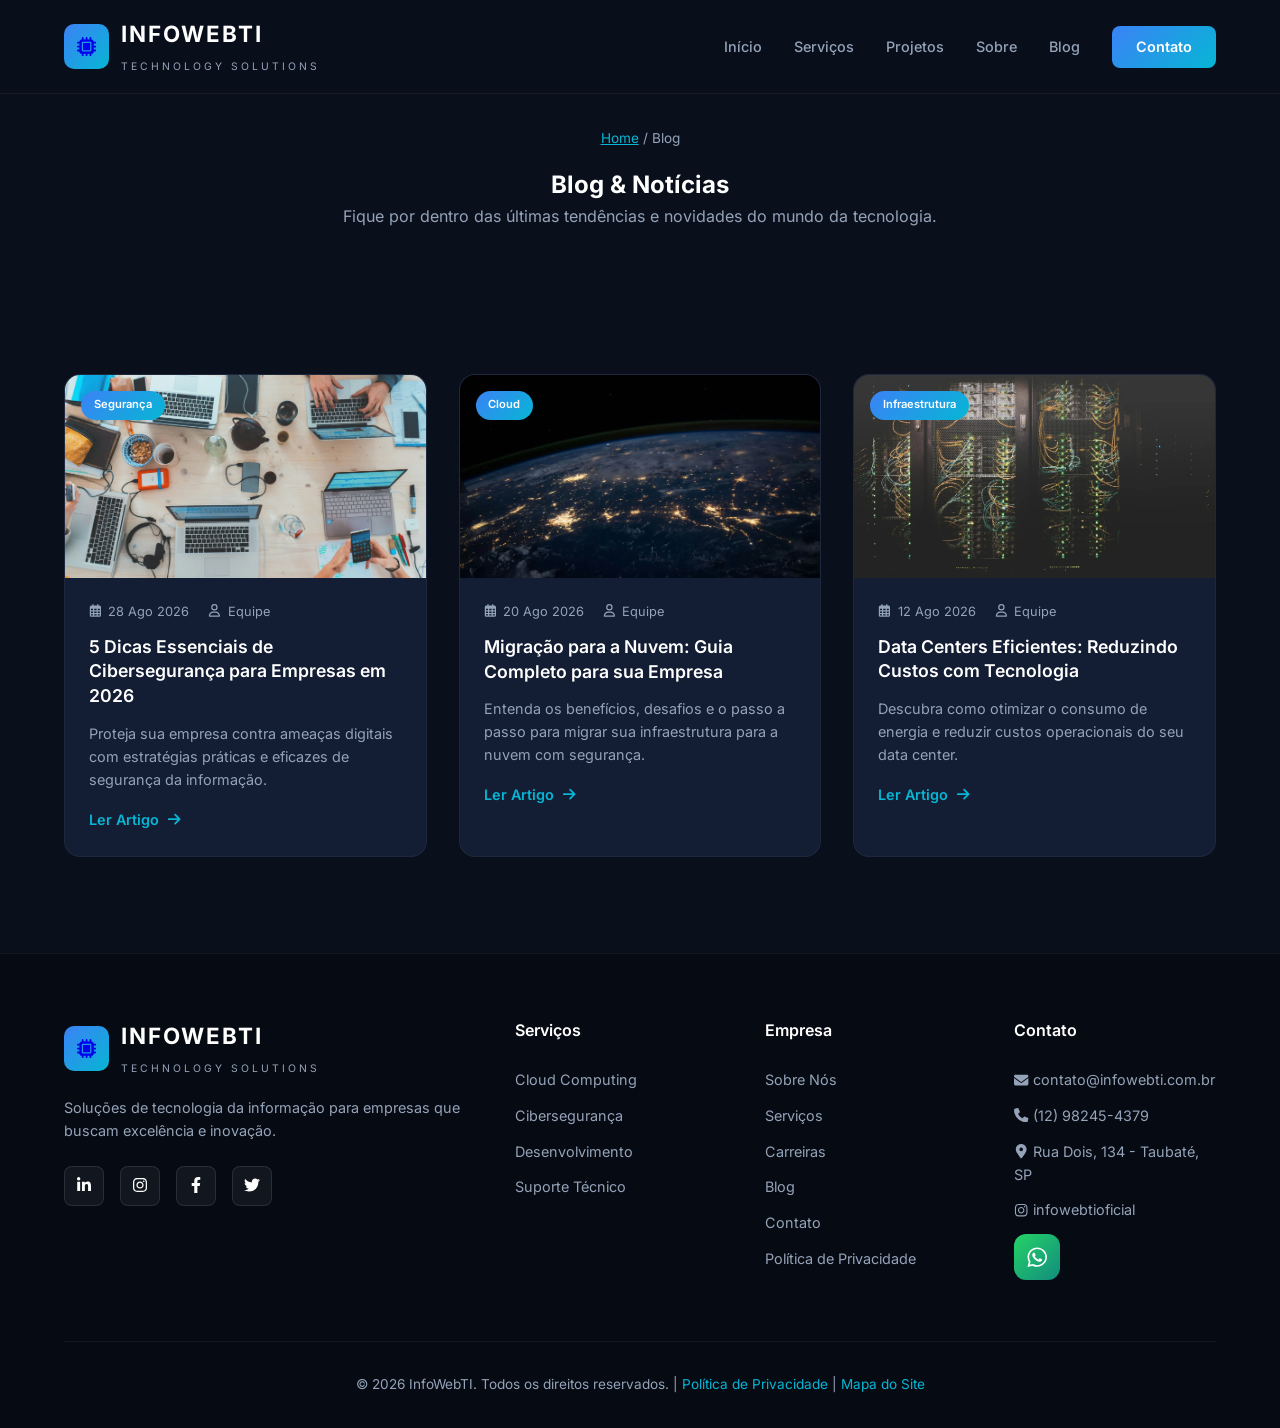
<file: infowebtipages/blog.html>
<!DOCTYPE html>
<html lang="pt-BR">
<head>
    <meta charset="UTF-8">
    <meta name="viewport" content="width=device-width, initial-scale=1.0">
    <!-- ===== TAGS SEO / REDES SOCIAIS ===== -->
    <meta name="description" content="Infowebti, empresa de informática prestando serviços especializados em infraestrutura, suporte, helpdesk, manutenção e desenvolvimento"/>
    <meta name="keywords" content="infowebti, informática, infraestrutura, redes, projetos, computadores, servidores, manutenção, website"/>
    <meta name="robots" content="index, follow" />
    <meta itemprop="name" content="Infowebti, empresa de informática prestando serviços especializados em infraestrutura, suporte, helpdesk, manutenção e desenvolvimento" />
    <meta itemprop="description" content="Infowebti, empresa de informática prestando serviços especializados em infraestrutura, suporte, helpdesk, manutenção e desenvolvimento" />
    <meta itemprop="image" content="https://www.infowebti.com.br/img/infowebti.jpg" />
    <meta itemprop="url" content="https://www.infowebti.com.br" />
    <meta property="og:type" content="article" />
    <meta property="og:title" content="Infowebti, empresa de informática prestando serviços especializados em infraestrutura, suporte helpdesk, manutenção e desenvolvimento" />
    <meta property="og:description" content="Infowebti, empresa de informática prestando serviços especializados em infraestrutura, suporte, helpdesk, manutenção e desenvolvimento"/>
    <meta property="og:image" content="https://www.infowebti.com.br/img/infowebti.jpg" />
    <meta property="og:image:alt" content="Infowebti, empresa de informática prestando serviços especializados em infraestrutura, suporte, helpdesk, manutenção e desenvolvimento" />
    <meta property="og:url" content="https://www.infowebti.com.br/blog.html" />
    <meta property="og:site_name" content="Infowebti Soluções Tecnológicas" />
    <meta property="og:locale" content="pt_BR" />
    <meta property="article:author" content="https://www.facebook.com/profile.php?id=100083200977364" />
    <meta property="article:publisher" content="https://www.facebook.com/profile.php?id=100083200977364" />
    <link rel="me" href="https://www.instagram.com/infowebtioficial" />
    <link rel="me" href="https://www.facebook.com/profile.php?id=100083200977364" />
    <meta property="twitter:domain" content="https://www.infowebti.com.br" />
    <meta property="twitter:title" content="Infowebti, empresa de informática prestando serviços especializados em infraestrutura, suporte helpdesk, manutenção e desenvolvimento" />
    <meta property="twitter:description" content="Infowebti, empresa de informática prestando serviços especializados em infraestrutura, suporte, helpdesk, manutenção e desenvolvimento" />
    <meta property="twitter:image" content="https://www.infowebti.com.br/img/infowebti.jpg" />
    <meta property="twitter:url" content="https://www.infowebti.com.br/blog.html" />
    <link rel="base" href="https://www.infowebti.com.br" />
    <link rel="canonical" href="https://www.infowebti.com.br/blog.html" />
    <link rel="sitemap" type="application/xml" href="https://www.infowebti.com.br/sitemap.xml" />
    <link rel="author" href="https://www.infowebti.com.br" />
    <link rel="publisher" href="https://www.infowebti.com.br" />
    <!-- ===== FIM DAS TAGS SEO ===== -->
    <title>Blog & Notícias | InfoWebTI</title>

    <style>
    .fas, .far, .fab { font-style: normal; }
    .fas svg, .far svg, .fab svg { vertical-align: -0.125em; display: inline-block; }
    .band-stat h3 i svg { fill: var(--accent-cyan); }
    .depoimento-icon i { display: flex; align-items: center; justify-content: center; }
    .depoimento-icon svg { width: 1.25em; height: 1.25em; }
    .depoimento-icon i.fa-project-diagram svg { width: 1.15em; height: 1.15em; }
    .depoimento-icon i.fa-calendar-check svg { width: 1em; height: 1em; }
    .footer-column a i svg { vertical-align: -0.15em; }
    .footer-column a .fa-phone svg { width: 1em; height: 1em; vertical-align: -0.12em; }
  </style>
    <link rel="stylesheet" href="css/style.min.css?v=1.4">
        <link rel="icon" type="image/png" sizes="32x32" href="img/favicon-32x32.png">
    <link rel="icon" type="image/png" sizes="16x16" href="img/favicon-16x16.png">
    <link rel="apple-touch-icon" sizes="180x180" href="img/apple-touch-icon.png">
    <link rel="icon" type="image/png" href="img/favicon.png?v=1.2">
    <link rel="manifest" href="site.webmanifest">
</head>
<body>
    <!-- Header -->
    <header id="header">
        <a href="index.html" class="logo">
            <div class="logo-icon"><i class="fas fa-microchip"><svg xmlns="http://www.w3.org/2000/svg" viewBox="0 0 512 512" width="1em" height="1em" fill="currentColor" aria-hidden="true" focusable="false"><path d="M176 24c0-13.3-10.7-24-24-24s-24 10.7-24 24V64c-35.3 0-64 28.7-64 64H24c-13.3 0-24 10.7-24 24s10.7 24 24 24H64v56H24c-13.3 0-24 10.7-24 24s10.7 24 24 24H64v56H24c-13.3 0-24 10.7-24 24s10.7 24 24 24H64c0 35.3 28.7 64 64 64v40c0 13.3 10.7 24 24 24s24-10.7 24-24V448h56v40c0 13.3 10.7 24 24 24s24-10.7 24-24V448h56v40c0 13.3 10.7 24 24 24s24-10.7 24-24V448c35.3 0 64-28.7 64-64h40c13.3 0 24-10.7 24-24s-10.7-24-24-24H448V280h40c13.3 0 24-10.7 24-24s-10.7-24-24-24H448V176h40c13.3 0 24-10.7 24-24s-10.7-24-24-24H448c0-35.3-28.7-64-64-64V24c0-13.3-10.7-24-24-24s-24 10.7-24 24V64H280V24c0-13.3-10.7-24-24-24s-24 10.7-24 24V64H176V24zM160 128H352c17.7 0 32 14.3 32 32V352c0 17.7-14.3 32-32 32H160c-17.7 0-32-14.3-32-32V160c0-17.7 14.3-32 32-32zm192 32H160V352H352V160z"/></svg></i></div>
            <div class="logo-text">
                <h1>INFOWEBTI</h1>
                <span>Technology Solutions</span>
            </div>
        </a>
        <nav id="nav">
            <a href="index.html">Início</a>
            <a href="servicos.html">Serviços</a>
            <a href="projetos.html">Projetos</a>
            <a href="sobre.html">Sobre</a>
            <a href="blog.html">Blog</a>
            <a href="contato.html" class="nav-cta">Contato</a>
        </nav>
        <div class="menu-toggle" id="menuToggle">
            <span></span>
            <span></span>
            <span></span>
        </div>
    </header>

    <!-- Page Hero -->
    <section class="page-hero">
        <div class="breadcrumb"><a href="index.html">Home</a> / Blog</div>
        <h2>Blog & <span>Notícias</span></h2>
        <p>Fique por dentro das últimas tendências e novidades do mundo da tecnologia.</p>
    </section>

    <!-- Blog Section -->
    <section class="blog" id="blog">
        <div class="blog-grid">
            <article class="blog-card animate-on-scroll">
                <div class="blog-image">
                    <picture>
                        <source type="image/webp" srcset="img/tecnologia.webp">
                        <img src="img/tecnologia.jpg" alt="tecnologia" loading="lazy" decoding="async">
                    </picture>
                    <span class="blog-tag">Segurança</span>
                </div>
                <div class="blog-content">
                    <div class="blog-meta">
                        <span><i class="far fa-calendar-alt"><svg xmlns="http://www.w3.org/2000/svg" viewBox="0 0 448 512" width="1em" height="1em" fill="currentColor" aria-hidden="true" focusable="false"><path d="M152 24c0-13.3-10.7-24-24-24s-24 10.7-24 24V64H64C28.7 64 0 92.7 0 128v16 48V448c0 35.3 28.7 64 64 64H384c35.3 0 64-28.7 64-64V192 144 128c0-35.3-28.7-64-64-64H344V24c0-13.3-10.7-24-24-24s-24 10.7-24 24V64H152V24zM48 192h80v56H48V192zm0 104h80v64H48V296zm128 0h96v64H176V296zm144 0h80v64H320V296zm80-48H320V192h80v56zm0 160v40c0 8.8-7.2 16-16 16H320V408h80zm-128 0v56H176V408h96zm-144 0v56H64c-8.8 0-16-7.2-16-16V408h80zM272 248H176V192h96v56z"/></svg></i> 28 Ago 2026</span>
                        <span><i class="far fa-user"><svg xmlns="http://www.w3.org/2000/svg" viewBox="0 0 448 512" width="1em" height="1em" fill="currentColor" aria-hidden="true" focusable="false"><path d="M304 128a80 80 0 1 0 -160 0 80 80 0 1 0 160 0zM96 128a128 128 0 1 1 256 0A128 128 0 1 1 96 128zM49.3 464H398.7c-8.9-63.3-63.3-112-129-112H178.3c-65.7 0-120.1 48.7-129 112zM0 482.3C0 383.8 79.8 304 178.3 304h91.4C368.2 304 448 383.8 448 482.3c0 16.4-13.3 29.7-29.7 29.7H29.7C13.3 512 0 498.7 0 482.3z"/></svg></i> Equipe</span>
                    </div>
                    <h3>5 Dicas Essenciais de Cibersegurança para Empresas em 2026</h3>
                    <p>Proteja sua empresa contra ameaças digitais com estratégias práticas e eficazes de segurança da informação.</p>
                    <a href="blog/artigo-ciberseguranca.html" class="blog-link">Ler Artigo <i class="fas fa-arrow-right"><svg xmlns="http://www.w3.org/2000/svg" viewBox="0 0 448 512" width="1em" height="1em" fill="currentColor" aria-hidden="true" focusable="false"><path d="M438.6 278.6c12.5-12.5 12.5-32.8 0-45.3l-160-160c-12.5-12.5-32.8-12.5-45.3 0s-12.5 32.8 0 45.3L338.8 224 32 224c-17.7 0-32 14.3-32 32s14.3 32 32 32l306.7 0L233.4 393.4c-12.5 12.5-12.5 32.8 0 45.3s32.8 12.5 45.3 0l160-160z"/></svg></i></a>
                </div>
            </article>

            <article class="blog-card animate-on-scroll">
                <div class="blog-image">
                    <picture>
                        <source type="image/webp" srcset="img/cloud.webp">
                        <img src="img/cloud.jpg" alt="cloud" loading="lazy" decoding="async">
                    </picture>
                    <span class="blog-tag">Cloud</span>
                </div>
                <div class="blog-content">
                    <div class="blog-meta">
                        <span><i class="far fa-calendar-alt"><svg xmlns="http://www.w3.org/2000/svg" viewBox="0 0 448 512" width="1em" height="1em" fill="currentColor" aria-hidden="true" focusable="false"><path d="M152 24c0-13.3-10.7-24-24-24s-24 10.7-24 24V64H64C28.7 64 0 92.7 0 128v16 48V448c0 35.3 28.7 64 64 64H384c35.3 0 64-28.7 64-64V192 144 128c0-35.3-28.7-64-64-64H344V24c0-13.3-10.7-24-24-24s-24 10.7-24 24V64H152V24zM48 192h80v56H48V192zm0 104h80v64H48V296zm128 0h96v64H176V296zm144 0h80v64H320V296zm80-48H320V192h80v56zm0 160v40c0 8.8-7.2 16-16 16H320V408h80zm-128 0v56H176V408h96zm-144 0v56H64c-8.8 0-16-7.2-16-16V408h80zM272 248H176V192h96v56z"/></svg></i> 20 Ago 2026</span>
                        <span><i class="far fa-user"><svg xmlns="http://www.w3.org/2000/svg" viewBox="0 0 448 512" width="1em" height="1em" fill="currentColor" aria-hidden="true" focusable="false"><path d="M304 128a80 80 0 1 0 -160 0 80 80 0 1 0 160 0zM96 128a128 128 0 1 1 256 0A128 128 0 1 1 96 128zM49.3 464H398.7c-8.9-63.3-63.3-112-129-112H178.3c-65.7 0-120.1 48.7-129 112zM0 482.3C0 383.8 79.8 304 178.3 304h91.4C368.2 304 448 383.8 448 482.3c0 16.4-13.3 29.7-29.7 29.7H29.7C13.3 512 0 498.7 0 482.3z"/></svg></i> Equipe</span>
                    </div>
                    <h3>Migração para a Nuvem: Guia Completo para sua Empresa</h3>
                    <p>Entenda os benefícios, desafios e o passo a passo para migrar sua infraestrutura para a nuvem com segurança.</p>
                    <a href="blog/artigo-migracao-nuvem.html" class="blog-link">Ler Artigo <i class="fas fa-arrow-right"><svg xmlns="http://www.w3.org/2000/svg" viewBox="0 0 448 512" width="1em" height="1em" fill="currentColor" aria-hidden="true" focusable="false"><path d="M438.6 278.6c12.5-12.5 12.5-32.8 0-45.3l-160-160c-12.5-12.5-32.8-12.5-45.3 0s-12.5 32.8 0 45.3L338.8 224 32 224c-17.7 0-32 14.3-32 32s14.3 32 32 32l306.7 0L233.4 393.4c-12.5 12.5-12.5 32.8 0 45.3s32.8 12.5 45.3 0l160-160z"/></svg></i></a>
                </div>
            </article>

            <article class="blog-card animate-on-scroll">
                <div class="blog-image">
                    <picture>
                        <source type="image/webp" srcset="img/datacenter.webp">
                        <img src="img/datacenter.jpg" alt="datacenter" loading="lazy" decoding="async">
                    </picture>
                    <span class="blog-tag">Infraestrutura</span>
                </div>
                <div class="blog-content">
                    <div class="blog-meta">
                        <span><i class="far fa-calendar-alt"><svg xmlns="http://www.w3.org/2000/svg" viewBox="0 0 448 512" width="1em" height="1em" fill="currentColor" aria-hidden="true" focusable="false"><path d="M152 24c0-13.3-10.7-24-24-24s-24 10.7-24 24V64H64C28.7 64 0 92.7 0 128v16 48V448c0 35.3 28.7 64 64 64H384c35.3 0 64-28.7 64-64V192 144 128c0-35.3-28.7-64-64-64H344V24c0-13.3-10.7-24-24-24s-24 10.7-24 24V64H152V24zM48 192h80v56H48V192zm0 104h80v64H48V296zm128 0h96v64H176V296zm144 0h80v64H320V296zm80-48H320V192h80v56zm0 160v40c0 8.8-7.2 16-16 16H320V408h80zm-128 0v56H176V408h96zm-144 0v56H64c-8.8 0-16-7.2-16-16V408h80zM272 248H176V192h96v56z"/></svg></i> 12 Ago 2026</span>
                        <span><i class="far fa-user"><svg xmlns="http://www.w3.org/2000/svg" viewBox="0 0 448 512" width="1em" height="1em" fill="currentColor" aria-hidden="true" focusable="false"><path d="M304 128a80 80 0 1 0 -160 0 80 80 0 1 0 160 0zM96 128a128 128 0 1 1 256 0A128 128 0 1 1 96 128zM49.3 464H398.7c-8.9-63.3-63.3-112-129-112H178.3c-65.7 0-120.1 48.7-129 112zM0 482.3C0 383.8 79.8 304 178.3 304h91.4C368.2 304 448 383.8 448 482.3c0 16.4-13.3 29.7-29.7 29.7H29.7C13.3 512 0 498.7 0 482.3z"/></svg></i> Equipe</span>
                    </div>
                    <h3>Data Centers Eficientes: Reduzindo Custos com Tecnologia</h3>
                    <p>Descubra como otimizar o consumo de energia e reduzir custos operacionais do seu data center.</p>
                    <a href="blog/artigo-data-centers.html" class="blog-link">Ler Artigo <i class="fas fa-arrow-right"><svg xmlns="http://www.w3.org/2000/svg" viewBox="0 0 448 512" width="1em" height="1em" fill="currentColor" aria-hidden="true" focusable="false"><path d="M438.6 278.6c12.5-12.5 12.5-32.8 0-45.3l-160-160c-12.5-12.5-32.8-12.5-45.3 0s-12.5 32.8 0 45.3L338.8 224 32 224c-17.7 0-32 14.3-32 32s14.3 32 32 32l306.7 0L233.4 393.4c-12.5 12.5-12.5 32.8 0 45.3s32.8 12.5 45.3 0l160-160z"/></svg></i></a>
                </div>
            </article>
        </div>
    </section>

    <!-- Footer -->
    <footer>
        <div class="footer-content">
            <div class="footer-brand">
                <a href="index.html" class="logo">
                    <div class="logo-icon"><i class="fas fa-microchip"><svg xmlns="http://www.w3.org/2000/svg" viewBox="0 0 512 512" width="1em" height="1em" fill="currentColor" aria-hidden="true" focusable="false"><path d="M176 24c0-13.3-10.7-24-24-24s-24 10.7-24 24V64c-35.3 0-64 28.7-64 64H24c-13.3 0-24 10.7-24 24s10.7 24 24 24H64v56H24c-13.3 0-24 10.7-24 24s10.7 24 24 24H64v56H24c-13.3 0-24 10.7-24 24s10.7 24 24 24H64c0 35.3 28.7 64 64 64v40c0 13.3 10.7 24 24 24s24-10.7 24-24V448h56v40c0 13.3 10.7 24 24 24s24-10.7 24-24V448h56v40c0 13.3 10.7 24 24 24s24-10.7 24-24V448c35.3 0 64-28.7 64-64h40c13.3 0 24-10.7 24-24s-10.7-24-24-24H448V280h40c13.3 0 24-10.7 24-24s-10.7-24-24-24H448V176h40c13.3 0 24-10.7 24-24s-10.7-24-24-24H448c0-35.3-28.7-64-64-64V24c0-13.3-10.7-24-24-24s-24 10.7-24 24V64H280V24c0-13.3-10.7-24-24-24s-24 10.7-24 24V64H176V24zM160 128H352c17.7 0 32 14.3 32 32V352c0 17.7-14.3 32-32 32H160c-17.7 0-32-14.3-32-32V160c0-17.7 14.3-32 32-32zm192 32H160V352H352V160z"/></svg></i></div>
                    <div class="logo-text">
                        <h1>INFOWEBTI</h1>
                        <span>Technology Solutions</span>
                    </div>
                </a>
                <p>Soluções de tecnologia da informação para empresas que buscam excelência e inovação.</p>
                <div class="social-links">
                    <a href="#"><i class="fab fa-linkedin-in"><svg xmlns="http://www.w3.org/2000/svg" viewBox="0 0 448 512" width="1em" height="1em" fill="currentColor" aria-hidden="true" focusable="false"><path d="M100.28 448H7.4V148.9h92.88zM53.79 108.1C24.09 108.1 0 83.5 0 53.8a53.79 53.79 0 0 1 107.58 0c0 29.7-24.1 54.3-53.79 54.3zM447.9 448h-92.68V302.4c0-34.7-.7-79.2-48.29-79.2-48.29 0-55.69 37.7-55.69 76.7V448h-92.78V148.9h89.08v40.8h1.3c12.4-23.5 42.69-48.3 87.88-48.3 94 0 111.28 61.9 111.28 142.3V448z"/></svg></i></a>
                    <a href="https://www.instagram.com/infowebtioficial" target="_blank" rel="me" aria-label="Instagram"><i class="fab fa-instagram"><svg xmlns="http://www.w3.org/2000/svg" viewBox="0 0 448 512" width="1em" height="1em" fill="currentColor" aria-hidden="true" focusable="false"><path d="M224.1 141c-63.6 0-114.9 51.3-114.9 114.9s51.3 114.9 114.9 114.9S339 319.5 339 255.9 287.7 141 224.1 141zm0 189.6c-41.1 0-74.7-33.5-74.7-74.7s33.5-74.7 74.7-74.7 74.7 33.5 74.7 74.7-33.6 74.7-74.7 74.7zm146.4-194.3c0 14.9-12 26.8-26.8 26.8-14.9 0-26.8-12-26.8-26.8s12-26.8 26.8-26.8 26.8 12 26.8 26.8zm76.1 27.2c-1.7-35.9-9.9-67.7-36.2-93.9-26.2-26.2-58-34.4-93.9-36.2-37-2.1-147.9-2.1-184.9 0-35.8 1.7-67.6 9.9-93.9 36.1s-34.4 58-36.2 93.9c-2.1 37-2.1 147.9 0 184.9 1.7 35.9 9.9 67.7 36.2 93.9s58 34.4 93.9 36.2c37 2.1 147.9 2.1 184.9 0 35.9-1.7 67.7-9.9 93.9-36.2 26.2-26.2 34.4-58 36.2-93.9 2.1-37 2.1-147.8 0-184.8zM398.8 388c-7.8 19.6-22.9 34.7-42.6 42.6-29.5 11.7-99.5 9-132.1 9s-102.7 2.6-132.1-9c-19.6-7.8-34.7-22.9-42.6-42.6-11.7-29.5-9-99.5-9-132.1s-2.6-102.7 9-132.1c7.8-19.6 22.9-34.7 42.6-42.6 29.5-11.7 99.5-9 132.1-9s102.7-2.6 132.1 9c19.6 7.8 34.7 22.9 42.6 42.6 11.7 29.5 9 99.5 9 132.1s2.7 102.7-9 132.1z"/></svg></i></a>
                    <a href="#"><i class="fab fa-facebook-f"><svg xmlns="http://www.w3.org/2000/svg" viewBox="0 0 320 512" width="1em" height="1em" fill="currentColor" aria-hidden="true" focusable="false"><path d="M279.14 288l14.22-92.66h-88.91v-60.13c0-25.35 12.42-50.06 52.24-50.06h40.42V6.26S260.43 0 225.36 0c-73.22 0-121.08 44.38-121.08 124.72v70.62H22.89V288h81.39v224h100.17V288z"/></svg></i></a>
                    <a href="#"><i class="fab fa-twitter"><svg xmlns="http://www.w3.org/2000/svg" viewBox="0 0 512 512" width="1em" height="1em" fill="currentColor" aria-hidden="true" focusable="false"><path d="M459.37 151.716c.325 4.548.325 9.097.325 13.645 0 138.72-105.583 298.558-298.558 298.558-59.452 0-114.68-17.219-161.137-47.106 8.447.974 16.568 1.299 25.34 1.299 49.055 0 94.213-16.568 130.274-44.832-46.132-.975-84.792-31.188-98.112-72.772 6.498.974 12.995 1.624 19.818 1.624 9.421 0 18.843-1.3 27.614-3.573-48.081-9.747-84.143-51.98-84.143-102.985v-1.299c13.969 7.797 30.214 12.67 47.431 13.319-28.264-18.843-46.781-51.005-46.781-87.391 0-19.492 5.197-37.36 14.294-52.954 51.655 63.675 129.3 105.258 216.365 109.807-1.624-7.797-2.599-15.918-2.599-24.04 0-57.828 46.782-104.934 104.934-104.934 30.213 0 57.502 12.67 76.67 33.137 23.715-4.548 46.456-13.32 66.599-25.34-7.798 24.366-24.366 44.833-46.132 57.827 21.117-2.273 41.584-8.122 60.426-16.243-14.292 20.791-32.161 39.308-52.628 54.253z"/></svg></i></a>
                </div>
            </div>
            <div class="footer-column">
                <h4>Serviços</h4>
                <a href="servicos.html">Cloud Computing</a>
                <a href="servicos.html">Cibersegurança</a>
                <a href="servicos.html">Desenvolvimento</a>
                <a href="servicos.html">Suporte Técnico</a>
            </div>
            <div class="footer-column">
                <h4>Empresa</h4>
                <a href="sobre.html">Sobre Nós</a>
                <a href="servicos.html">Serviços</a>
                <a href="#">Carreiras</a>
                <a href="blog.html">Blog</a>
                <a href="contato.html">Contato</a>
                <a href="politica.html">Política de Privacidade</a>
            </div>
            <div class="footer-column">
                <h4>Contato</h4>
                <a href="mailto:contato@infowebti.com.br"><i class="fas fa-envelope"><svg xmlns="http://www.w3.org/2000/svg" viewBox="0 0 512 512" width="1em" height="1em" fill="currentColor" aria-hidden="true" focusable="false"><path d="M48 64C21.5 64 0 85.5 0 112c0 15.1 7.1 29.3 19.2 38.4L236.8 313.6c11.4 8.5 27 8.5 38.4 0L492.8 150.4c12.1-9.1 19.2-23.3 19.2-38.4c0-26.5-21.5-48-48-48H48zM0 176V384c0 35.3 28.7 64 64 64H448c35.3 0 64-28.7 64-64V176L294.4 339.2c-22.8 17.1-54 17.1-76.8 0L0 176z"/></svg></i> contato@infowebti.com.br</a>
                <a href="tel:+5512982454379"><i class="fas fa-phone"><svg xmlns="http://www.w3.org/2000/svg" viewBox="0 0 512 512" width="1em" height="1em" fill="currentColor" aria-hidden="true" focusable="false"><path d="M164.9 24.6c-7.7-18.6-28-28.5-47.4-23.2l-88 24C12.1 30.2 0 46 0 64C0 311.4 200.6 512 448 512c18 0 33.8-12.1 38.6-29.5l24-88c5.3-19.4-4.6-39.7-23.2-47.4l-96-40c-16.3-6.8-35.2-2.1-46.3 11.6L304.7 368C234.3 334.7 177.3 277.7 144 207.3L193.3 167c13.7-11.2 18.4-30 11.6-46.3l-40-96z"/></svg></i> (12) 98245-4379</a>
                <a href="#"><i class="fas fa-map-marker-alt"><svg xmlns="http://www.w3.org/2000/svg" viewBox="0 0 384 512" width="1em" height="1em" fill="currentColor" aria-hidden="true" focusable="false"><path d="M215.7 499.2C267 435 384 279.4 384 192C384 86 298 0 192 0S0 86 0 192c0 87.4 117 243 168.3 307.2c12.3 15.3 35.1 15.3 47.4 0zM192 128a64 64 0 1 1 0 128 64 64 0 1 1 0-128z"/></svg></i> Rua Dois, 134 - Taubaté, SP</a>
                <a href="https://www.instagram.com/infowebtioficial" target="_blank" rel="me"><i class="fab fa-instagram"><svg xmlns="http://www.w3.org/2000/svg" viewBox="0 0 448 512" width="1em" height="1em" fill="currentColor" aria-hidden="true" focusable="false"><path d="M224.1 141c-63.6 0-114.9 51.3-114.9 114.9s51.3 114.9 114.9 114.9S339 319.5 339 255.9 287.7 141 224.1 141zm0 189.6c-41.1 0-74.7-33.5-74.7-74.7s33.5-74.7 74.7-74.7 74.7 33.5 74.7 74.7-33.6 74.7-74.7 74.7zm146.4-194.3c0 14.9-12 26.8-26.8 26.8-14.9 0-26.8-12-26.8-26.8s12-26.8 26.8-26.8 26.8 12 26.8 26.8zm76.1 27.2c-1.7-35.9-9.9-67.7-36.2-93.9-26.2-26.2-58-34.4-93.9-36.2-37-2.1-147.9-2.1-184.9 0-35.8 1.7-67.6 9.9-93.9 36.1s-34.4 58-36.2 93.9c-2.1 37-2.1 147.9 0 184.9 1.7 35.9 9.9 67.7 36.2 93.9s58 34.4 93.9 36.2c37 2.1 147.9 2.1 184.9 0 35.9-1.7 67.7-9.9 93.9-36.2 26.2-26.2 34.4-58 36.2-93.9 2.1-37 2.1-147.8 0-184.8zM398.8 388c-7.8 19.6-22.9 34.7-42.6 42.6-29.5 11.7-99.5 9-132.1 9s-102.7 2.6-132.1-9c-19.6-7.8-34.7-22.9-42.6-42.6-11.7-29.5-9-99.5-9-132.1s-2.6-102.7 9-132.1c7.8-19.6 22.9-34.7 42.6-42.6 29.5-11.7 99.5-9 132.1-9s102.7-2.6 132.1 9c19.6 7.8 34.7 22.9 42.6 42.6 11.7 29.5 9 99.5 9 132.1s2.7 102.7-9 132.1z"/></svg></i> infowebtioficial</a>
                <a href="https://wa.me/5512982454379" target="_blank" class="social-btn whatsapp" aria-label="WhatsApp"><i class="fab fa-whatsapp"><svg xmlns="http://www.w3.org/2000/svg" viewBox="0 0 448 512" width="1em" height="1em" fill="currentColor" aria-hidden="true" focusable="false"><path d="M380.9 97.1C339 55.1 283.2 32 223.9 32c-122.4 0-222 99.6-222 222 0 39.1 10.2 77.3 29.6 111L0 480l117.7-30.9c32.4 17.7 68.9 27 106.1 27h.1c122.3 0 224.1-99.6 224.1-222 0-59.3-25.2-115-67.1-157zm-157 341.6c-33.2 0-65.7-8.9-94-25.7l-6.7-4-69.8 18.3L72 359.2l-4.4-7c-18.5-29.4-28.2-63.3-28.2-98.2 0-101.7 82.8-184.5 184.6-184.5 49.3 0 95.6 19.2 130.4 54.1 34.8 34.9 56.2 81.2 56.1 130.5 0 101.8-84.9 184.6-186.6 184.6zm101.2-138.2c-5.5-2.8-32.8-16.2-37.9-18-5.1-1.9-8.8-2.8-12.5 2.8-3.7 5.6-14.3 18-17.6 21.8-3.2 3.7-6.5 4.2-12 1.4-32.6-16.3-54-29.1-75.5-66-5.7-9.8 5.7-9.1 16.3-30.3 1.8-3.7.9-6.9-.5-9.7-1.4-2.8-12.5-30.1-17.1-41.2-4.5-10.8-9.1-9.3-12.5-9.5-3.2-.2-6.9-.2-10.6-.2-3.7 0-9.7 1.4-14.8 6.9-5.1 5.6-19.4 19-19.4 46.3 0 27.3 19.9 53.7 22.6 57.4 2.8 3.7 39.1 59.7 94.8 83.8 35.2 15.2 49 16.5 66.6 13.9 10.7-1.6 32.8-13.4 37.4-26.4 4.6-13 4.6-24.1 3.2-26.4-1.3-2.5-5-3.9-10.5-6.6z"/></svg></i></a>
            </div>
        </div>
        <div class="footer-bottom">
            <p>&copy; 2026 InfoWebTI. Todos os direitos reservados. | <a href="politica.html">Política de Privacidade</a> | <a href="sitemap.html">Mapa do Site</a></p>
        </div>
    </footer>

    <script src="js/script.js?v=1.2" defer></script>
    <div vw class="enabled">
        <div vw-access-button class="active"></div>
        <div vw-plugin-wrapper>
            <div class="vw-plugin-top-wrapper"></div>
        </div>
    </div>
    <script src="https://vlibras.gov.br/app/vlibras-plugin.js" defer></script>
    <script>
        (function () {
            var initVlibras = function () {
                new window.VLibras.Widget('https://vlibras.gov.br/app');
            };
            if (window.VLibras) initVlibras();
            else document.addEventListener('DOMContentLoaded', initVlibras);
        })();
    </script>
</body>
</html>
</file>
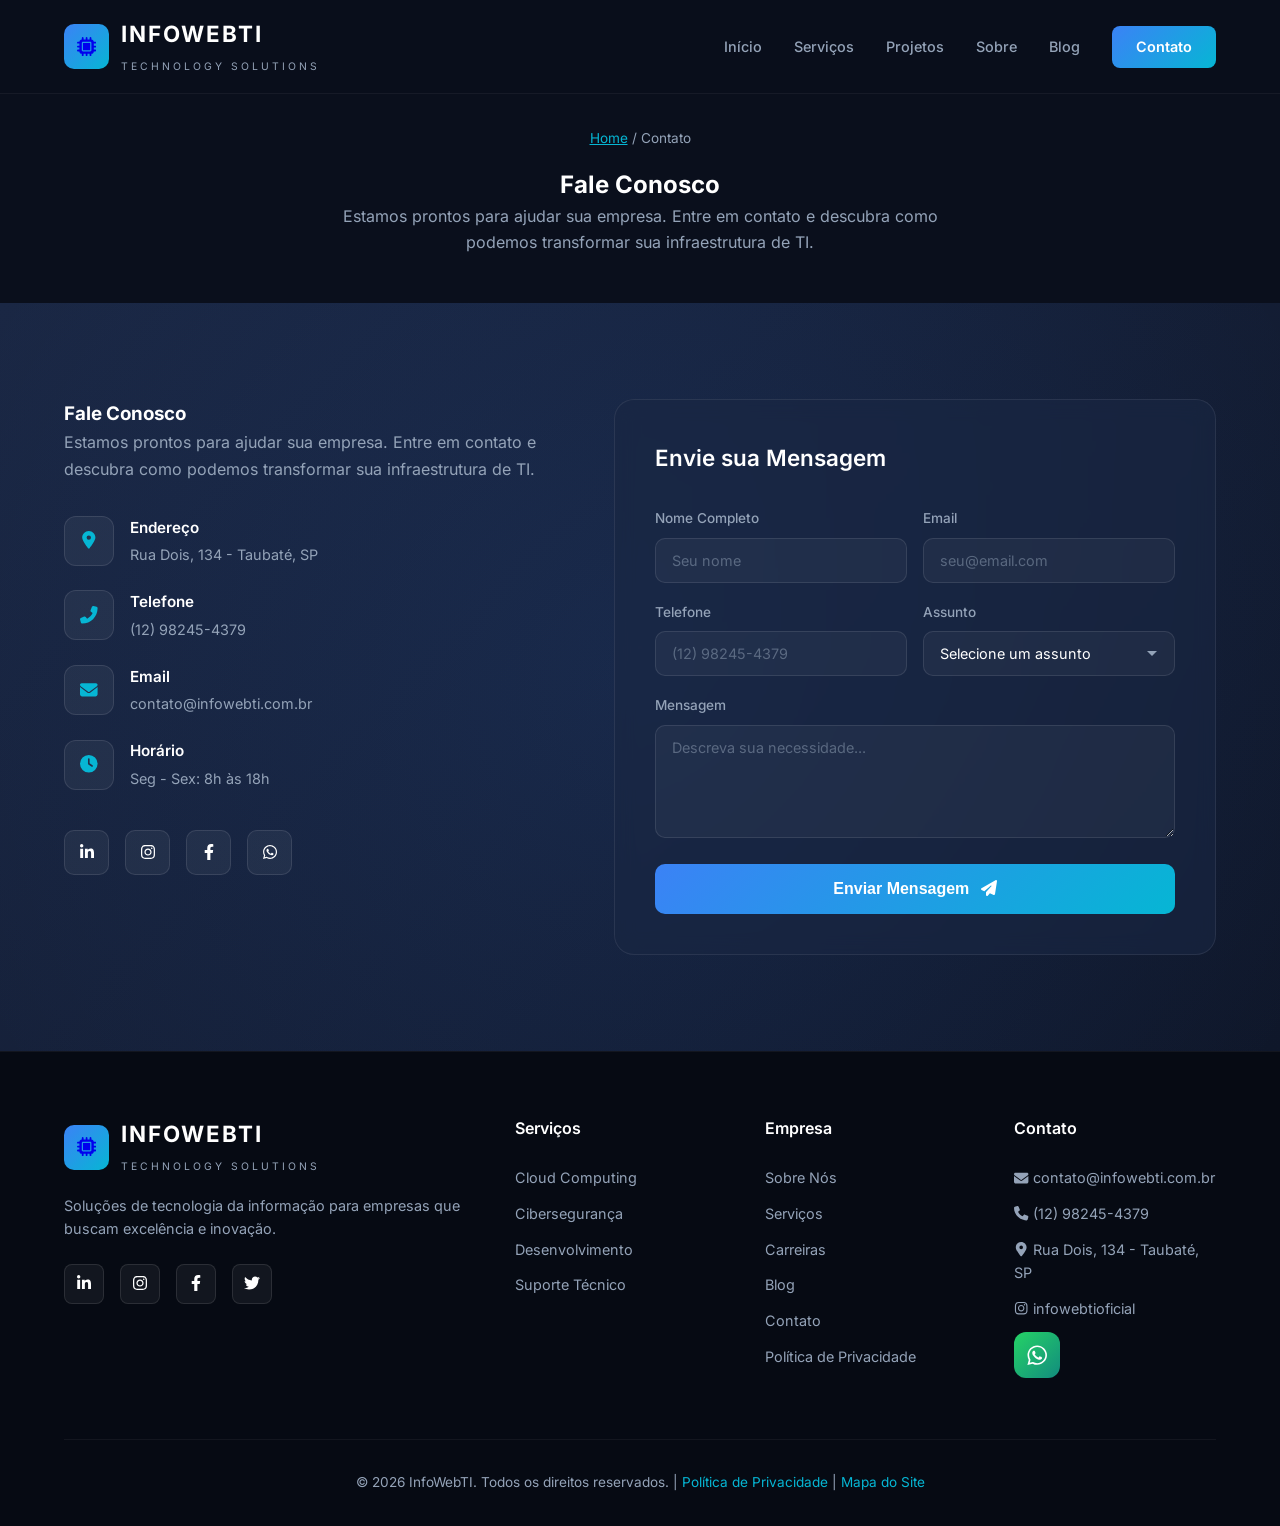
<file: infowebtipages/contato.html>
<!DOCTYPE html>
<html lang="pt-BR">
<head>
    <meta charset="UTF-8">
    <meta name="viewport" content="width=device-width, initial-scale=1.0">
    <!-- ===== TAGS SEO / REDES SOCIAIS ===== -->
    <meta name="description" content="Infowebti, empresa de informática prestando serviços especializados em infraestrutura, suporte, helpdesk, manutenção e desenvolvimento"/>
    <meta name="keywords" content="infowebti, informática, infraestrutura, redes, projetos, computadores, servidores, manutenção, website"/>
    <meta name="robots" content="index, follow" />
    <meta itemprop="name" content="Infowebti, empresa de informática prestando serviços especializados em infraestrutura, suporte, helpdesk, manutenção e desenvolvimento" />
    <meta itemprop="description" content="Infowebti, empresa de informática prestando serviços especializados em infraestrutura, suporte, helpdesk, manutenção e desenvolvimento" />
    <meta itemprop="image" content="https://www.infowebti.com.br/img/infowebti.jpg" />
    <meta itemprop="url" content="https://www.infowebti.com.br" />
    <meta property="og:type" content="article" />
    <meta property="og:title" content="Infowebti, empresa de informática prestando serviços especializados em infraestrutura, suporte helpdesk, manutenção e desenvolvimento" />
    <meta property="og:description" content="Infowebti, empresa de informática prestando serviços especializados em infraestrutura, suporte, helpdesk, manutenção e desenvolvimento"/>
    <meta property="og:image" content="https://www.infowebti.com.br/img/infowebti.jpg" />
    <meta property="og:image:alt" content="Infowebti, empresa de informática prestando serviços especializados em infraestrutura, suporte, helpdesk, manutenção e desenvolvimento" />
    <meta property="og:url" content="https://www.infowebti.com.br/contato.html" />
    <meta property="og:site_name" content="Infowebti Soluções Tecnológicas" />
    <meta property="og:locale" content="pt_BR" />
    <meta property="article:author" content="https://www.facebook.com/profile.php?id=100083200977364" />
    <meta property="article:publisher" content="https://www.facebook.com/profile.php?id=100083200977364" />
    <link rel="me" href="https://www.instagram.com/infowebtioficial" />
    <link rel="me" href="https://www.facebook.com/profile.php?id=100083200977364" />
    <meta property="twitter:domain" content="https://www.infowebti.com.br" />
    <meta property="twitter:title" content="Infowebti, empresa de informática prestando serviços especializados em infraestrutura, suporte helpdesk, manutenção e desenvolvimento" />
    <meta property="twitter:description" content="Infowebti, empresa de informática prestando serviços especializados em infraestrutura, suporte, helpdesk, manutenção e desenvolvimento" />
    <meta property="twitter:image" content="https://www.infowebti.com.br/img/infowebti.jpg" />
    <meta property="twitter:url" content="https://www.infowebti.com.br/contato.html" />
    <link rel="base" href="https://www.infowebti.com.br" />
    <link rel="canonical" href="https://www.infowebti.com.br/contato.html" />
    <link rel="sitemap" type="application/xml" href="https://www.infowebti.com.br/sitemap.xml" />
    <link rel="author" href="https://www.infowebti.com.br" />
    <link rel="publisher" href="https://www.infowebti.com.br" />
    <!-- ===== FIM DAS TAGS SEO ===== -->
    <title>Contato | InfoWebTI</title>

    <style>
    .fas, .far, .fab { font-style: normal; }
    .fas svg, .far svg, .fab svg { vertical-align: -0.125em; display: inline-block; }
    .band-stat h3 i svg { fill: var(--accent-cyan); }
    .depoimento-icon i { display: flex; align-items: center; justify-content: center; }
    .depoimento-icon svg { width: 1.25em; height: 1.25em; }
    .depoimento-icon i.fa-project-diagram svg { width: 1.15em; height: 1.15em; }
    .depoimento-icon i.fa-calendar-check svg { width: 1em; height: 1em; }
    .footer-column a i svg { vertical-align: -0.15em; }
    .footer-column a .fa-phone svg { width: 1em; height: 1em; vertical-align: -0.12em; }
  </style>
    <link rel="stylesheet" href="css/style.min.css?v=1.4">
        <link rel="icon" type="image/png" sizes="32x32" href="img/favicon-32x32.png">
    <link rel="icon" type="image/png" sizes="16x16" href="img/favicon-16x16.png">
    <link rel="apple-touch-icon" sizes="180x180" href="img/apple-touch-icon.png">
    <link rel="icon" type="image/png" href="img/favicon.png?v=1.2">
    <link rel="manifest" href="site.webmanifest">
</head>
<body>
    <!-- Header -->
    <header id="header">
        <a href="index.html" class="logo">
            <div class="logo-icon"><i class="fas fa-microchip"><svg xmlns="http://www.w3.org/2000/svg" viewBox="0 0 512 512" width="1em" height="1em" fill="currentColor" aria-hidden="true" focusable="false"><path d="M176 24c0-13.3-10.7-24-24-24s-24 10.7-24 24V64c-35.3 0-64 28.7-64 64H24c-13.3 0-24 10.7-24 24s10.7 24 24 24H64v56H24c-13.3 0-24 10.7-24 24s10.7 24 24 24H64v56H24c-13.3 0-24 10.7-24 24s10.7 24 24 24H64c0 35.3 28.7 64 64 64v40c0 13.3 10.7 24 24 24s24-10.7 24-24V448h56v40c0 13.3 10.7 24 24 24s24-10.7 24-24V448h56v40c0 13.3 10.7 24 24 24s24-10.7 24-24V448c35.3 0 64-28.7 64-64h40c13.3 0 24-10.7 24-24s-10.7-24-24-24H448V280h40c13.3 0 24-10.7 24-24s-10.7-24-24-24H448V176h40c13.3 0 24-10.7 24-24s-10.7-24-24-24H448c0-35.3-28.7-64-64-64V24c0-13.3-10.7-24-24-24s-24 10.7-24 24V64H280V24c0-13.3-10.7-24-24-24s-24 10.7-24 24V64H176V24zM160 128H352c17.7 0 32 14.3 32 32V352c0 17.7-14.3 32-32 32H160c-17.7 0-32-14.3-32-32V160c0-17.7 14.3-32 32-32zm192 32H160V352H352V160z"/></svg></i></div>
            <div class="logo-text">
                <h1>INFOWEBTI</h1>
                <span>Technology Solutions</span>
            </div>
        </a>
        <nav id="nav">
            <a href="index.html">Início</a>
            <a href="servicos.html">Serviços</a>
            <a href="projetos.html">Projetos</a>
            <a href="sobre.html">Sobre</a>
            <a href="blog.html">Blog</a>
            <a href="contato.html" class="nav-cta">Contato</a>
        </nav>
        <div class="menu-toggle" id="menuToggle">
            <span></span>
            <span></span>
            <span></span>
        </div>
    </header>

    <!-- Page Hero -->
    <section class="page-hero">
        <div class="breadcrumb"><a href="index.html">Home</a> / Contato</div>
        <h2>Fale <span>Conosco</span></h2>
        <p>Estamos prontos para ajudar sua empresa. Entre em contato e descubra como podemos transformar sua infraestrutura de TI.</p>
    </section>

    <!-- Contact Section -->
    <section class="contact" id="contact">
        <div class="contact-container">
            <div class="contact-info animate-on-scroll">
                <h3>Fale Conosco</h3>
                <p>Estamos prontos para ajudar sua empresa. Entre em contato e descubra como podemos transformar sua infraestrutura de TI.</p>

                <div class="info-items">
                    <div class="info-item">
                        <div class="info-icon">
                            <i class="fas fa-map-marker-alt"><svg xmlns="http://www.w3.org/2000/svg" viewBox="0 0 384 512" width="1em" height="1em" fill="currentColor" aria-hidden="true" focusable="false"><path d="M215.7 499.2C267 435 384 279.4 384 192C384 86 298 0 192 0S0 86 0 192c0 87.4 117 243 168.3 307.2c12.3 15.3 35.1 15.3 47.4 0zM192 128a64 64 0 1 1 0 128 64 64 0 1 1 0-128z"/></svg></i>
                        </div>
                        <div class="info-text">
                            <h4>Endereço</h4>
                            <p>Rua Dois, 134 - Taubaté, SP</p>
                        </div>
                    </div>
                    <div class="info-item">
                        <div class="info-icon">
                            <i class="fas fa-phone-alt"><svg xmlns="http://www.w3.org/2000/svg" viewBox="0 0 512 512" width="1em" height="1em" fill="currentColor" aria-hidden="true" focusable="false"><path d="M347.1 24.6c7.7-18.6 28-28.5 47.4-23.2l88 24C499.9 30.2 512 46 512 64c0 247.4-200.6 448-448 448c-18 0-33.8-12.1-38.6-29.5l-24-88c-5.3-19.4 4.6-39.7 23.2-47.4l96-40c16.3-6.8 35.2-2.1 46.3 11.6L207.3 368c70.4-33.3 127.4-90.3 160.7-160.7L318.7 167c-13.7-11.2-18.4-30-11.6-46.3l40-96z"/></svg></i>
                        </div>
                        <div class="info-text">
                            <h4>Telefone</h4>
                            <p>(12) 98245-4379</p>
                        </div>
                    </div>
                    <div class="info-item">
                        <div class="info-icon">
                            <i class="fas fa-envelope"><svg xmlns="http://www.w3.org/2000/svg" viewBox="0 0 512 512" width="1em" height="1em" fill="currentColor" aria-hidden="true" focusable="false"><path d="M48 64C21.5 64 0 85.5 0 112c0 15.1 7.1 29.3 19.2 38.4L236.8 313.6c11.4 8.5 27 8.5 38.4 0L492.8 150.4c12.1-9.1 19.2-23.3 19.2-38.4c0-26.5-21.5-48-48-48H48zM0 176V384c0 35.3 28.7 64 64 64H448c35.3 0 64-28.7 64-64V176L294.4 339.2c-22.8 17.1-54 17.1-76.8 0L0 176z"/></svg></i>
                        </div>
                        <div class="info-text">
                            <h4>Email</h4>
                            <p>contato@infowebti.com.br</p>
                        </div>
                    </div>
                    <div class="info-item">
                        <div class="info-icon">
                            <i class="fas fa-clock"><svg xmlns="http://www.w3.org/2000/svg" viewBox="0 0 512 512" width="1em" height="1em" fill="currentColor" aria-hidden="true" focusable="false"><path d="M256 0a256 256 0 1 1 0 512A256 256 0 1 1 256 0zM232 120V256c0 8 4 15.5 10.7 20l96 64c11 7.4 25.9 4.4 33.3-6.7s4.4-25.9-6.7-33.3L280 243.2V120c0-13.3-10.7-24-24-24s-24 10.7-24 24z"/></svg></i>
                        </div>
                        <div class="info-text">
                            <h4>Horário</h4>
                            <p>Seg - Sex: 8h às 18h</p>
                        </div>
                    </div>
                </div>

                <div class="social-contact">
                    <a href="#"><i class="fab fa-linkedin-in"><svg xmlns="http://www.w3.org/2000/svg" viewBox="0 0 448 512" width="1em" height="1em" fill="currentColor" aria-hidden="true" focusable="false"><path d="M100.28 448H7.4V148.9h92.88zM53.79 108.1C24.09 108.1 0 83.5 0 53.8a53.79 53.79 0 0 1 107.58 0c0 29.7-24.1 54.3-53.79 54.3zM447.9 448h-92.68V302.4c0-34.7-.7-79.2-48.29-79.2-48.29 0-55.69 37.7-55.69 76.7V448h-92.78V148.9h89.08v40.8h1.3c12.4-23.5 42.69-48.3 87.88-48.3 94 0 111.28 61.9 111.28 142.3V448z"/></svg></i></a>
                    <a href="https://www.instagram.com/infowebtioficial" target="_blank" rel="me" aria-label="Instagram"><i class="fab fa-instagram"><svg xmlns="http://www.w3.org/2000/svg" viewBox="0 0 448 512" width="1em" height="1em" fill="currentColor" aria-hidden="true" focusable="false"><path d="M224.1 141c-63.6 0-114.9 51.3-114.9 114.9s51.3 114.9 114.9 114.9S339 319.5 339 255.9 287.7 141 224.1 141zm0 189.6c-41.1 0-74.7-33.5-74.7-74.7s33.5-74.7 74.7-74.7 74.7 33.5 74.7 74.7-33.6 74.7-74.7 74.7zm146.4-194.3c0 14.9-12 26.8-26.8 26.8-14.9 0-26.8-12-26.8-26.8s12-26.8 26.8-26.8 26.8 12 26.8 26.8zm76.1 27.2c-1.7-35.9-9.9-67.7-36.2-93.9-26.2-26.2-58-34.4-93.9-36.2-37-2.1-147.9-2.1-184.9 0-35.8 1.7-67.6 9.9-93.9 36.1s-34.4 58-36.2 93.9c-2.1 37-2.1 147.9 0 184.9 1.7 35.9 9.9 67.7 36.2 93.9s58 34.4 93.9 36.2c37 2.1 147.9 2.1 184.9 0 35.9-1.7 67.7-9.9 93.9-36.2 26.2-26.2 34.4-58 36.2-93.9 2.1-37 2.1-147.8 0-184.8zM398.8 388c-7.8 19.6-22.9 34.7-42.6 42.6-29.5 11.7-99.5 9-132.1 9s-102.7 2.6-132.1-9c-19.6-7.8-34.7-22.9-42.6-42.6-11.7-29.5-9-99.5-9-132.1s-2.6-102.7 9-132.1c7.8-19.6 22.9-34.7 42.6-42.6 29.5-11.7 99.5-9 132.1-9s102.7-2.6 132.1 9c19.6 7.8 34.7 22.9 42.6 42.6 11.7 29.5 9 99.5 9 132.1s2.7 102.7-9 132.1z"/></svg></i></a>
                    <a href="#"><i class="fab fa-facebook-f"><svg xmlns="http://www.w3.org/2000/svg" viewBox="0 0 320 512" width="1em" height="1em" fill="currentColor" aria-hidden="true" focusable="false"><path d="M279.14 288l14.22-92.66h-88.91v-60.13c0-25.35 12.42-50.06 52.24-50.06h40.42V6.26S260.43 0 225.36 0c-73.22 0-121.08 44.38-121.08 124.72v70.62H22.89V288h81.39v224h100.17V288z"/></svg></i></a>
                    <a href="https://wa.me/5512982454379" target="_blank" aria-label="WhatsApp"><i class="fab fa-whatsapp"><svg xmlns="http://www.w3.org/2000/svg" viewBox="0 0 448 512" width="1em" height="1em" fill="currentColor" aria-hidden="true" focusable="false"><path d="M380.9 97.1C339 55.1 283.2 32 223.9 32c-122.4 0-222 99.6-222 222 0 39.1 10.2 77.3 29.6 111L0 480l117.7-30.9c32.4 17.7 68.9 27 106.1 27h.1c122.3 0 224.1-99.6 224.1-222 0-59.3-25.2-115-67.1-157zm-157 341.6c-33.2 0-65.7-8.9-94-25.7l-6.7-4-69.8 18.3L72 359.2l-4.4-7c-18.5-29.4-28.2-63.3-28.2-98.2 0-101.7 82.8-184.5 184.6-184.5 49.3 0 95.6 19.2 130.4 54.1 34.8 34.9 56.2 81.2 56.1 130.5 0 101.8-84.9 184.6-186.6 184.6zm101.2-138.2c-5.5-2.8-32.8-16.2-37.9-18-5.1-1.9-8.8-2.8-12.5 2.8-3.7 5.6-14.3 18-17.6 21.8-3.2 3.7-6.5 4.2-12 1.4-32.6-16.3-54-29.1-75.5-66-5.7-9.8 5.7-9.1 16.3-30.3 1.8-3.7.9-6.9-.5-9.7-1.4-2.8-12.5-30.1-17.1-41.2-4.5-10.8-9.1-9.3-12.5-9.5-3.2-.2-6.9-.2-10.6-.2-3.7 0-9.7 1.4-14.8 6.9-5.1 5.6-19.4 19-19.4 46.3 0 27.3 19.9 53.7 22.6 57.4 2.8 3.7 39.1 59.7 94.8 83.8 35.2 15.2 49 16.5 66.6 13.9 10.7-1.6 32.8-13.4 37.4-26.4 4.6-13 4.6-24.1 3.2-26.4-1.3-2.5-5-3.9-10.5-6.6z"/></svg></i></a>
                </div>
            </div>

            <div class="contact-form animate-on-scroll">
                <h3>Envie sua Mensagem</h3>
                <form id="contactForm">
                    <div class="form-row">
                        <div class="form-group">
                            <label for="name">Nome Completo</label>
                            <input type="text" id="name" name="name" placeholder="Seu nome" required>
                        </div>
                        <div class="form-group">
                            <label for="email">Email</label>
                            <input type="email" id="email" name="email" placeholder="seu@email.com" required>
                        </div>
                    </div>
                    <div class="form-row">
                        <div class="form-group">
                            <label for="phone">Telefone</label>
                            <input type="tel" id="phone" name="phone" placeholder="(12) 98245-4379">
                        </div>
                        <div class="form-group">
                            <label for="subject">Assunto</label>
                            <select id="subject" name="subject" required>
                                <option value="">Selecione um assunto</option>
                                <option value="cloud">Infraestrutura Cloud</option>
                                <option value="security">Cibersegurança</option>
                                <option value="development">Desenvolvimento</option>
                                <option value="network">Redes e Conectividade</option>
                                <option value="support">Suporte Técnico</option>
                                <option value="other">Outro</option>
                            </select>
                        </div>
                    </div>
                    <div class="form-group full-width">
                        <label for="message">Mensagem</label>
                        <textarea id="message" name="message" rows="5" placeholder="Descreva sua necessidade..." required></textarea>
                    </div>
                    <button type="submit" class="btn-submit">
                        <span>Enviar Mensagem</span>
                        <i class="fas fa-paper-plane"><svg xmlns="http://www.w3.org/2000/svg" viewBox="0 0 512 512" width="1em" height="1em" fill="currentColor" aria-hidden="true" focusable="false"><path d="M498.1 5.6c10.1 7 15.4 19.1 13.5 31.2l-64 416c-1.5 9.7-7.4 18.2-16 23s-18.9 5.4-28 1.6L284 427.7l-68.5 74.1c-8.9 9.7-22.9 12.9-35.2 8.1S160 493.2 160 480V396.4c0-4 1.5-7.8 4.2-10.7L331.8 202.8c5.8-6.3 5.6-16-.4-22s-15.7-6.4-22-.7L106 360.8 17.7 316.6C7.1 311.3 .3 300.7 0 288.9s5.9-22.8 16.1-28.7l448-256c10.7-6.1 23.9-5.5 34 1.4z"/></svg></i>
                    </button>
                </form>
                <div id="formSuccess" class="form-success">
                    <i class="fas fa-check-circle"><svg xmlns="http://www.w3.org/2000/svg" viewBox="0 0 512 512" width="1em" height="1em" fill="currentColor" aria-hidden="true" focusable="false"><path d="M256 512A256 256 0 1 0 256 0a256 256 0 1 0 0 512zM369 209L241 337c-9.4 9.4-24.6 9.4-33.9 0l-64-64c-9.4-9.4-9.4-24.6 0-33.9s24.6-9.4 33.9 0l47 47L335 175c9.4-9.4 24.6-9.4 33.9 0s9.4 24.6 0 33.9z"/></svg></i>
                    <p>Mensagem enviada com sucesso! Entraremos em contato em breve.</p>
                </div>
            </div>
        </div>
    </section>

    <!-- Footer -->
    <footer>
        <div class="footer-content">
            <div class="footer-brand">
                <a href="index.html" class="logo">
                    <div class="logo-icon"><i class="fas fa-microchip"><svg xmlns="http://www.w3.org/2000/svg" viewBox="0 0 512 512" width="1em" height="1em" fill="currentColor" aria-hidden="true" focusable="false"><path d="M176 24c0-13.3-10.7-24-24-24s-24 10.7-24 24V64c-35.3 0-64 28.7-64 64H24c-13.3 0-24 10.7-24 24s10.7 24 24 24H64v56H24c-13.3 0-24 10.7-24 24s10.7 24 24 24H64v56H24c-13.3 0-24 10.7-24 24s10.7 24 24 24H64c0 35.3 28.7 64 64 64v40c0 13.3 10.7 24 24 24s24-10.7 24-24V448h56v40c0 13.3 10.7 24 24 24s24-10.7 24-24V448h56v40c0 13.3 10.7 24 24 24s24-10.7 24-24V448c35.3 0 64-28.7 64-64h40c13.3 0 24-10.7 24-24s-10.7-24-24-24H448V280h40c13.3 0 24-10.7 24-24s-10.7-24-24-24H448V176h40c13.3 0 24-10.7 24-24s-10.7-24-24-24H448c0-35.3-28.7-64-64-64V24c0-13.3-10.7-24-24-24s-24 10.7-24 24V64H280V24c0-13.3-10.7-24-24-24s-24 10.7-24 24V64H176V24zM160 128H352c17.7 0 32 14.3 32 32V352c0 17.7-14.3 32-32 32H160c-17.7 0-32-14.3-32-32V160c0-17.7 14.3-32 32-32zm192 32H160V352H352V160z"/></svg></i></div>
                    <div class="logo-text">
                        <h1>INFOWEBTI</h1>
                        <span>Technology Solutions</span>
                    </div>
                </a>
                <p>Soluções de tecnologia da informação para empresas que buscam excelência e inovação.</p>
                <div class="social-links">
                    <a href="#"><i class="fab fa-linkedin-in"><svg xmlns="http://www.w3.org/2000/svg" viewBox="0 0 448 512" width="1em" height="1em" fill="currentColor" aria-hidden="true" focusable="false"><path d="M100.28 448H7.4V148.9h92.88zM53.79 108.1C24.09 108.1 0 83.5 0 53.8a53.79 53.79 0 0 1 107.58 0c0 29.7-24.1 54.3-53.79 54.3zM447.9 448h-92.68V302.4c0-34.7-.7-79.2-48.29-79.2-48.29 0-55.69 37.7-55.69 76.7V448h-92.78V148.9h89.08v40.8h1.3c12.4-23.5 42.69-48.3 87.88-48.3 94 0 111.28 61.9 111.28 142.3V448z"/></svg></i></a>
                    <a href="https://www.instagram.com/infowebtioficial" target="_blank" rel="me" aria-label="Instagram"><i class="fab fa-instagram"><svg xmlns="http://www.w3.org/2000/svg" viewBox="0 0 448 512" width="1em" height="1em" fill="currentColor" aria-hidden="true" focusable="false"><path d="M224.1 141c-63.6 0-114.9 51.3-114.9 114.9s51.3 114.9 114.9 114.9S339 319.5 339 255.9 287.7 141 224.1 141zm0 189.6c-41.1 0-74.7-33.5-74.7-74.7s33.5-74.7 74.7-74.7 74.7 33.5 74.7 74.7-33.6 74.7-74.7 74.7zm146.4-194.3c0 14.9-12 26.8-26.8 26.8-14.9 0-26.8-12-26.8-26.8s12-26.8 26.8-26.8 26.8 12 26.8 26.8zm76.1 27.2c-1.7-35.9-9.9-67.7-36.2-93.9-26.2-26.2-58-34.4-93.9-36.2-37-2.1-147.9-2.1-184.9 0-35.8 1.7-67.6 9.9-93.9 36.1s-34.4 58-36.2 93.9c-2.1 37-2.1 147.9 0 184.9 1.7 35.9 9.9 67.7 36.2 93.9s58 34.4 93.9 36.2c37 2.1 147.9 2.1 184.9 0 35.9-1.7 67.7-9.9 93.9-36.2 26.2-26.2 34.4-58 36.2-93.9 2.1-37 2.1-147.8 0-184.8zM398.8 388c-7.8 19.6-22.9 34.7-42.6 42.6-29.5 11.7-99.5 9-132.1 9s-102.7 2.6-132.1-9c-19.6-7.8-34.7-22.9-42.6-42.6-11.7-29.5-9-99.5-9-132.1s-2.6-102.7 9-132.1c7.8-19.6 22.9-34.7 42.6-42.6 29.5-11.7 99.5-9 132.1-9s102.7-2.6 132.1 9c19.6 7.8 34.7 22.9 42.6 42.6 11.7 29.5 9 99.5 9 132.1s2.7 102.7-9 132.1z"/></svg></i></a>
                    <a href="#"><i class="fab fa-facebook-f"><svg xmlns="http://www.w3.org/2000/svg" viewBox="0 0 320 512" width="1em" height="1em" fill="currentColor" aria-hidden="true" focusable="false"><path d="M279.14 288l14.22-92.66h-88.91v-60.13c0-25.35 12.42-50.06 52.24-50.06h40.42V6.26S260.43 0 225.36 0c-73.22 0-121.08 44.38-121.08 124.72v70.62H22.89V288h81.39v224h100.17V288z"/></svg></i></a>
                    <a href="#"><i class="fab fa-twitter"><svg xmlns="http://www.w3.org/2000/svg" viewBox="0 0 512 512" width="1em" height="1em" fill="currentColor" aria-hidden="true" focusable="false"><path d="M459.37 151.716c.325 4.548.325 9.097.325 13.645 0 138.72-105.583 298.558-298.558 298.558-59.452 0-114.68-17.219-161.137-47.106 8.447.974 16.568 1.299 25.34 1.299 49.055 0 94.213-16.568 130.274-44.832-46.132-.975-84.792-31.188-98.112-72.772 6.498.974 12.995 1.624 19.818 1.624 9.421 0 18.843-1.3 27.614-3.573-48.081-9.747-84.143-51.98-84.143-102.985v-1.299c13.969 7.797 30.214 12.67 47.431 13.319-28.264-18.843-46.781-51.005-46.781-87.391 0-19.492 5.197-37.36 14.294-52.954 51.655 63.675 129.3 105.258 216.365 109.807-1.624-7.797-2.599-15.918-2.599-24.04 0-57.828 46.782-104.934 104.934-104.934 30.213 0 57.502 12.67 76.67 33.137 23.715-4.548 46.456-13.32 66.599-25.34-7.798 24.366-24.366 44.833-46.132 57.827 21.117-2.273 41.584-8.122 60.426-16.243-14.292 20.791-32.161 39.308-52.628 54.253z"/></svg></i></a>
                </div>
            </div>
            <div class="footer-column">
                <h4>Serviços</h4>
                <a href="servicos.html">Cloud Computing</a>
                <a href="servicos.html">Cibersegurança</a>
                <a href="servicos.html">Desenvolvimento</a>
                <a href="servicos.html">Suporte Técnico</a>
            </div>
            <div class="footer-column">
                <h4>Empresa</h4>
                <a href="sobre.html">Sobre Nós</a>
                <a href="servicos.html">Serviços</a>
                <a href="#">Carreiras</a>
                <a href="blog.html">Blog</a>
                <a href="contato.html">Contato</a>
                <a href="politica.html">Política de Privacidade</a>
            </div>
            <div class="footer-column">
                <h4>Contato</h4>
                <a href="mailto:contato@infowebti.com.br"><i class="fas fa-envelope"><svg xmlns="http://www.w3.org/2000/svg" viewBox="0 0 512 512" width="1em" height="1em" fill="currentColor" aria-hidden="true" focusable="false"><path d="M48 64C21.5 64 0 85.5 0 112c0 15.1 7.1 29.3 19.2 38.4L236.8 313.6c11.4 8.5 27 8.5 38.4 0L492.8 150.4c12.1-9.1 19.2-23.3 19.2-38.4c0-26.5-21.5-48-48-48H48zM0 176V384c0 35.3 28.7 64 64 64H448c35.3 0 64-28.7 64-64V176L294.4 339.2c-22.8 17.1-54 17.1-76.8 0L0 176z"/></svg></i> contato@infowebti.com.br</a>
                <a href="tel:+5512982454379"><i class="fas fa-phone"><svg xmlns="http://www.w3.org/2000/svg" viewBox="0 0 512 512" width="1em" height="1em" fill="currentColor" aria-hidden="true" focusable="false"><path d="M164.9 24.6c-7.7-18.6-28-28.5-47.4-23.2l-88 24C12.1 30.2 0 46 0 64C0 311.4 200.6 512 448 512c18 0 33.8-12.1 38.6-29.5l24-88c5.3-19.4-4.6-39.7-23.2-47.4l-96-40c-16.3-6.8-35.2-2.1-46.3 11.6L304.7 368C234.3 334.7 177.3 277.7 144 207.3L193.3 167c13.7-11.2 18.4-30 11.6-46.3l-40-96z"/></svg></i> (12) 98245-4379</a>
                <a href="#"><i class="fas fa-map-marker-alt"><svg xmlns="http://www.w3.org/2000/svg" viewBox="0 0 384 512" width="1em" height="1em" fill="currentColor" aria-hidden="true" focusable="false"><path d="M215.7 499.2C267 435 384 279.4 384 192C384 86 298 0 192 0S0 86 0 192c0 87.4 117 243 168.3 307.2c12.3 15.3 35.1 15.3 47.4 0zM192 128a64 64 0 1 1 0 128 64 64 0 1 1 0-128z"/></svg></i> Rua Dois, 134 - Taubaté, SP</a>
                <a href="https://www.instagram.com/infowebtioficial" target="_blank" rel="me"><i class="fab fa-instagram"><svg xmlns="http://www.w3.org/2000/svg" viewBox="0 0 448 512" width="1em" height="1em" fill="currentColor" aria-hidden="true" focusable="false"><path d="M224.1 141c-63.6 0-114.9 51.3-114.9 114.9s51.3 114.9 114.9 114.9S339 319.5 339 255.9 287.7 141 224.1 141zm0 189.6c-41.1 0-74.7-33.5-74.7-74.7s33.5-74.7 74.7-74.7 74.7 33.5 74.7 74.7-33.6 74.7-74.7 74.7zm146.4-194.3c0 14.9-12 26.8-26.8 26.8-14.9 0-26.8-12-26.8-26.8s12-26.8 26.8-26.8 26.8 12 26.8 26.8zm76.1 27.2c-1.7-35.9-9.9-67.7-36.2-93.9-26.2-26.2-58-34.4-93.9-36.2-37-2.1-147.9-2.1-184.9 0-35.8 1.7-67.6 9.9-93.9 36.1s-34.4 58-36.2 93.9c-2.1 37-2.1 147.9 0 184.9 1.7 35.9 9.9 67.7 36.2 93.9s58 34.4 93.9 36.2c37 2.1 147.9 2.1 184.9 0 35.9-1.7 67.7-9.9 93.9-36.2 26.2-26.2 34.4-58 36.2-93.9 2.1-37 2.1-147.8 0-184.8zM398.8 388c-7.8 19.6-22.9 34.7-42.6 42.6-29.5 11.7-99.5 9-132.1 9s-102.7 2.6-132.1-9c-19.6-7.8-34.7-22.9-42.6-42.6-11.7-29.5-9-99.5-9-132.1s-2.6-102.7 9-132.1c7.8-19.6 22.9-34.7 42.6-42.6 29.5-11.7 99.5-9 132.1-9s102.7-2.6 132.1 9c19.6 7.8 34.7 22.9 42.6 42.6 11.7 29.5 9 99.5 9 132.1s2.7 102.7-9 132.1z"/></svg></i> infowebtioficial</a>
                <a href="https://wa.me/5512982454379" target="_blank" class="social-btn whatsapp" aria-label="WhatsApp"><i class="fab fa-whatsapp"><svg xmlns="http://www.w3.org/2000/svg" viewBox="0 0 448 512" width="1em" height="1em" fill="currentColor" aria-hidden="true" focusable="false"><path d="M380.9 97.1C339 55.1 283.2 32 223.9 32c-122.4 0-222 99.6-222 222 0 39.1 10.2 77.3 29.6 111L0 480l117.7-30.9c32.4 17.7 68.9 27 106.1 27h.1c122.3 0 224.1-99.6 224.1-222 0-59.3-25.2-115-67.1-157zm-157 341.6c-33.2 0-65.7-8.9-94-25.7l-6.7-4-69.8 18.3L72 359.2l-4.4-7c-18.5-29.4-28.2-63.3-28.2-98.2 0-101.7 82.8-184.5 184.6-184.5 49.3 0 95.6 19.2 130.4 54.1 34.8 34.9 56.2 81.2 56.1 130.5 0 101.8-84.9 184.6-186.6 184.6zm101.2-138.2c-5.5-2.8-32.8-16.2-37.9-18-5.1-1.9-8.8-2.8-12.5 2.8-3.7 5.6-14.3 18-17.6 21.8-3.2 3.7-6.5 4.2-12 1.4-32.6-16.3-54-29.1-75.5-66-5.7-9.8 5.7-9.1 16.3-30.3 1.8-3.7.9-6.9-.5-9.7-1.4-2.8-12.5-30.1-17.1-41.2-4.5-10.8-9.1-9.3-12.5-9.5-3.2-.2-6.9-.2-10.6-.2-3.7 0-9.7 1.4-14.8 6.9-5.1 5.6-19.4 19-19.4 46.3 0 27.3 19.9 53.7 22.6 57.4 2.8 3.7 39.1 59.7 94.8 83.8 35.2 15.2 49 16.5 66.6 13.9 10.7-1.6 32.8-13.4 37.4-26.4 4.6-13 4.6-24.1 3.2-26.4-1.3-2.5-5-3.9-10.5-6.6z"/></svg></i></a>
            </div>
        </div>
        <div class="footer-bottom">
            <p>&copy; 2026 InfoWebTI. Todos os direitos reservados. | <a href="politica.html">Política de Privacidade</a> | <a href="sitemap.html">Mapa do Site</a></p>
        </div>
    </footer>

    <script src="js/script.js?v=1.2" defer></script>
    <div vw class="enabled">
        <div vw-access-button class="active"></div>
        <div vw-plugin-wrapper>
            <div class="vw-plugin-top-wrapper"></div>
        </div>
    </div>
    <script src="https://vlibras.gov.br/app/vlibras-plugin.js" defer></script>
    <script>
        (function () {
            var initVlibras = function () {
                new window.VLibras.Widget('https://vlibras.gov.br/app');
            };
            if (window.VLibras) initVlibras();
            else document.addEventListener('DOMContentLoaded', initVlibras);
        })();
    </script>
</body>
</html>
</file>
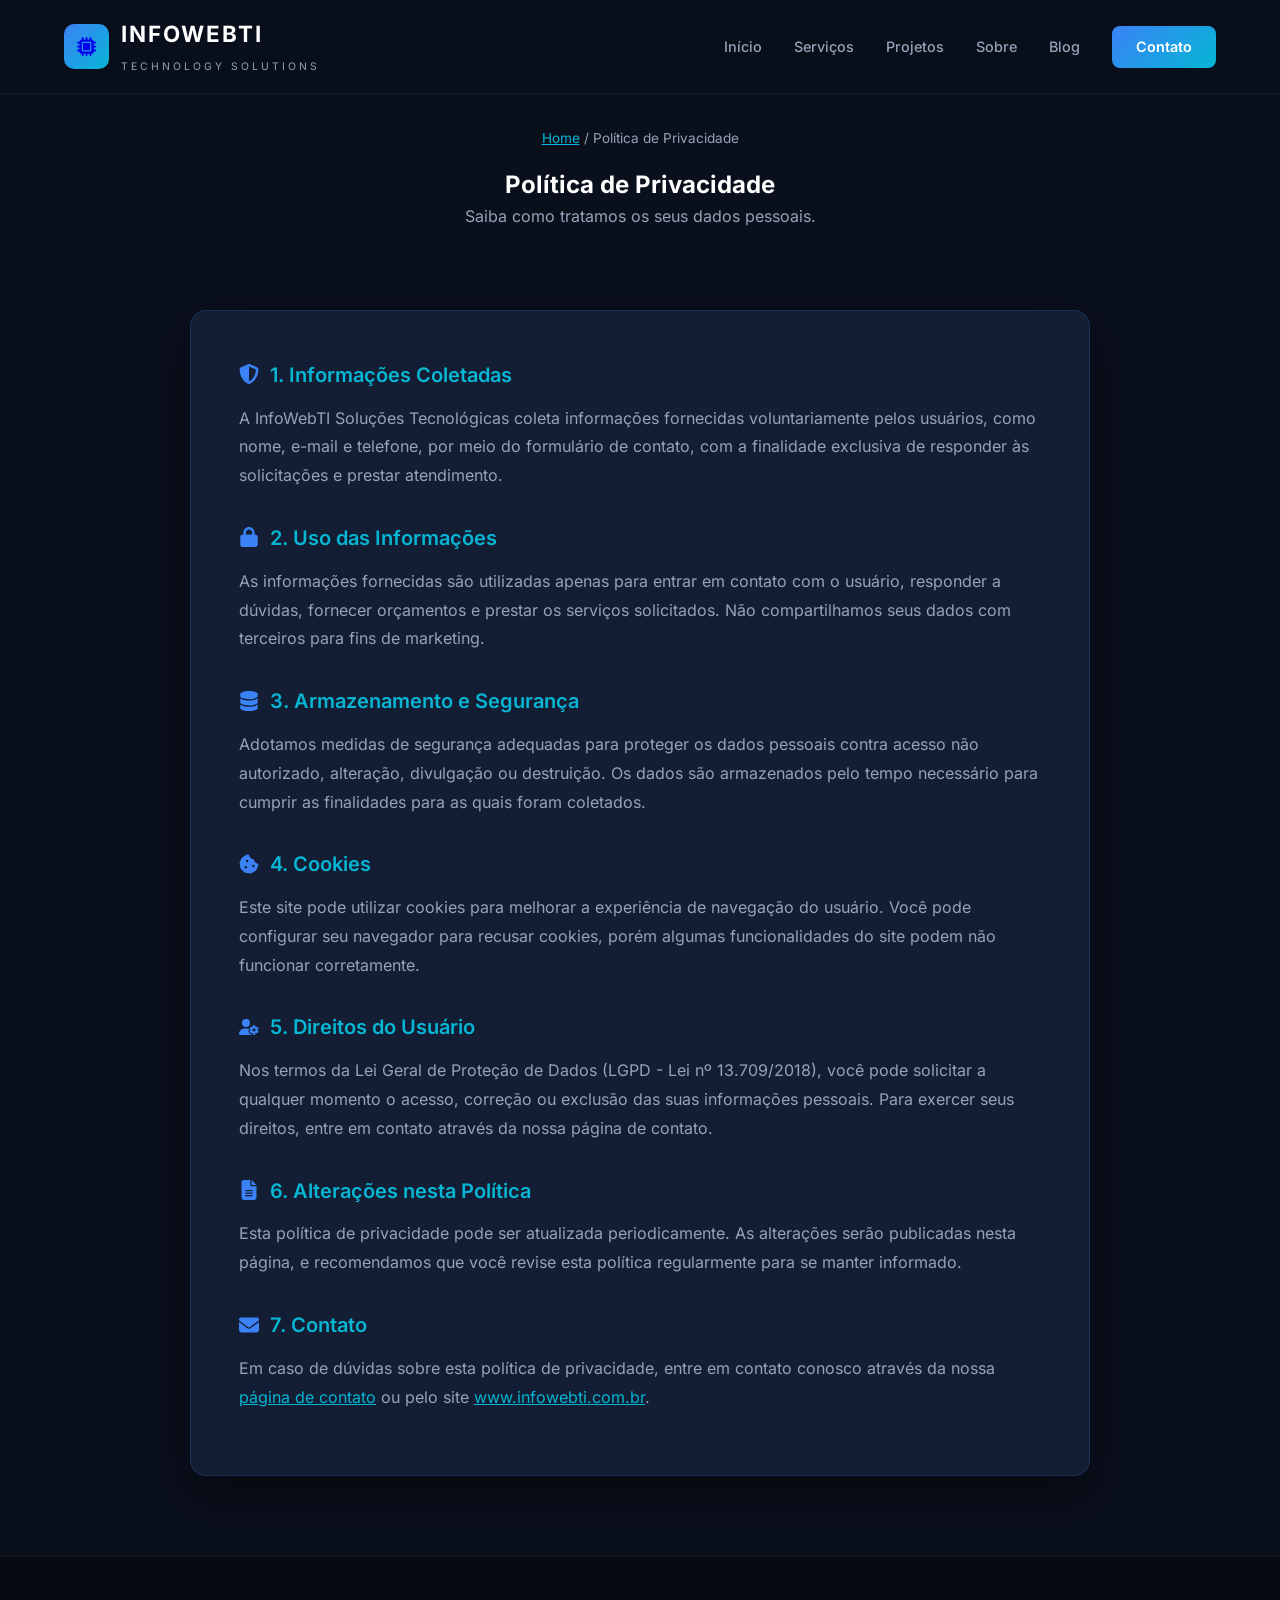
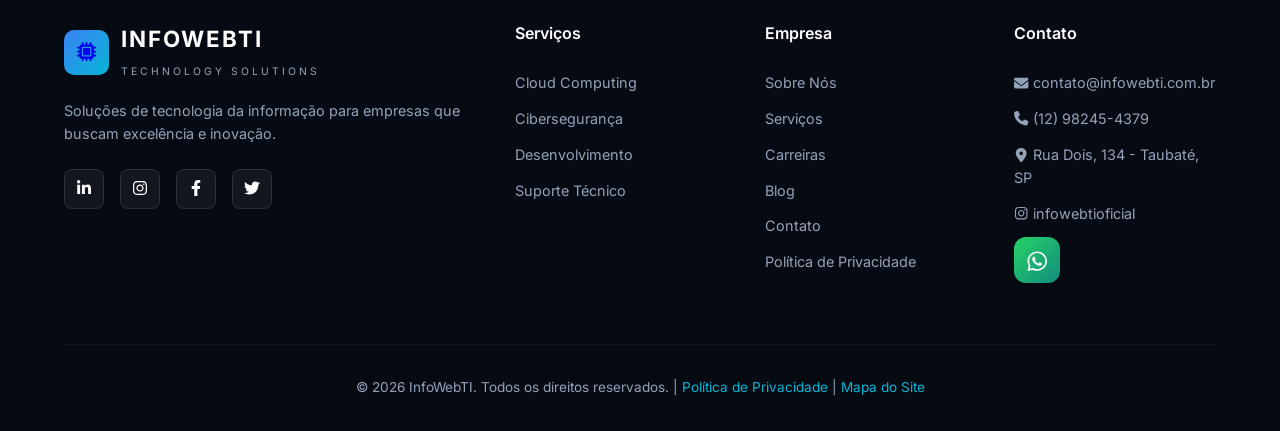
<file: infowebtipages/politica.html>
<!DOCTYPE html>
<html lang="pt-BR">
<head>
    <meta charset="UTF-8">
    <meta name="viewport" content="width=device-width, initial-scale=1.0">
    <!-- ===== TAGS SEO / REDES SOCIAIS ===== -->
    <meta name="description" content="Infowebti, empresa de informática prestando serviços especializados em infraestrutura, suporte, helpdesk, manutenção e desenvolvimento"/>
    <meta name="keywords" content="infowebti, informática, infraestrutura, redes, projetos, computadores, servidores, manutenção, website"/>
    <meta name="robots" content="index, follow" />
    <meta itemprop="name" content="Infowebti, empresa de informática prestando serviços especializados em infraestrutura, suporte, helpdesk, manutenção e desenvolvimento" />
    <meta itemprop="description" content="Infowebti, empresa de informática prestando serviços especializados em infraestrutura, suporte, helpdesk, manutenção e desenvolvimento" />
    <meta itemprop="image" content="https://www.infowebti.com.br/img/infowebti.jpg" />
    <meta itemprop="url" content="https://www.infowebti.com.br" />
    <meta property="og:type" content="article" />
    <meta property="og:title" content="Infowebti, empresa de informática prestando serviços especializados em infraestrutura, suporte helpdesk, manutenção e desenvolvimento" />
    <meta property="og:description" content="Infowebti, empresa de informática prestando serviços especializados em infraestrutura, suporte, helpdesk, manutenção e desenvolvimento"/>
    <meta property="og:image" content="https://www.infowebti.com.br/img/infowebti.jpg" />
    <meta property="og:image:alt" content="Infowebti, empresa de informática prestando serviços especializados em infraestrutura, suporte, helpdesk, manutenção e desenvolvimento" />
    <meta property="og:url" content="https://www.infowebti.com.br/politica.html" />
    <meta property="og:site_name" content="Infowebti Soluções Tecnológicas" />
    <meta property="og:locale" content="pt_BR" />
    <meta property="article:author" content="https://www.facebook.com/profile.php?id=100083200977364" />
    <meta property="article:publisher" content="https://www.facebook.com/profile.php?id=100083200977364" />
    <link rel="me" href="https://www.instagram.com/infowebtioficial" />
    <link rel="me" href="https://www.facebook.com/profile.php?id=100083200977364" />
    <meta property="twitter:domain" content="https://www.infowebti.com.br" />
    <meta property="twitter:title" content="Infowebti, empresa de informática prestando serviços especializados em infraestrutura, suporte helpdesk, manutenção e desenvolvimento" />
    <meta property="twitter:description" content="Infowebti, empresa de informática prestando serviços especializados em infraestrutura, suporte, helpdesk, manutenção e desenvolvimento" />
    <meta property="twitter:image" content="https://www.infowebti.com.br/img/infowebti.jpg" />
    <meta property="twitter:url" content="https://www.infowebti.com.br/politica.html" />
    <link rel="base" href="https://www.infowebti.com.br" />
    <link rel="canonical" href="https://www.infowebti.com.br/politica.html" />
    <link rel="sitemap" type="application/xml" href="https://www.infowebti.com.br/sitemap.xml" />
    <link rel="author" href="https://www.infowebti.com.br" />
    <link rel="publisher" href="https://www.infowebti.com.br" />
    <!-- ===== FIM DAS TAGS SEO ===== -->
    <title>Política de Privacidade | InfoWebTI</title>

    <style>
    .fas, .far, .fab { font-style: normal; }
    .fas svg, .far svg, .fab svg { vertical-align: -0.125em; display: inline-block; }
    .band-stat h3 i svg { fill: var(--accent-cyan); }
    .depoimento-icon i { display: flex; align-items: center; justify-content: center; }
    .depoimento-icon svg { width: 1.25em; height: 1.25em; }
    .depoimento-icon i.fa-project-diagram svg { width: 1.15em; height: 1.15em; }
    .depoimento-icon i.fa-calendar-check svg { width: 1em; height: 1em; }
    .footer-column a i svg { vertical-align: -0.15em; }
    .footer-column a .fa-phone svg { width: 1em; height: 1em; vertical-align: -0.12em; }
  </style>
    <link rel="stylesheet" href="css/style.min.css?v=1.4">
        <link rel="icon" type="image/png" sizes="32x32" href="img/favicon-32x32.png">
    <link rel="icon" type="image/png" sizes="16x16" href="img/favicon-16x16.png">
    <link rel="apple-touch-icon" sizes="180x180" href="img/apple-touch-icon.png">
    <link rel="icon" type="image/png" href="img/favicon.png?v=1.2">
    <link rel="manifest" href="site.webmanifest">
</head>
<body>
    <!-- Header -->
    <header id="header">
        <a href="index.html" class="logo">
            <div class="logo-icon"><i class="fas fa-microchip"><svg xmlns="http://www.w3.org/2000/svg" viewBox="0 0 512 512" width="1em" height="1em" fill="currentColor" aria-hidden="true" focusable="false"><path d="M176 24c0-13.3-10.7-24-24-24s-24 10.7-24 24V64c-35.3 0-64 28.7-64 64H24c-13.3 0-24 10.7-24 24s10.7 24 24 24H64v56H24c-13.3 0-24 10.7-24 24s10.7 24 24 24H64v56H24c-13.3 0-24 10.7-24 24s10.7 24 24 24H64c0 35.3 28.7 64 64 64v40c0 13.3 10.7 24 24 24s24-10.7 24-24V448h56v40c0 13.3 10.7 24 24 24s24-10.7 24-24V448h56v40c0 13.3 10.7 24 24 24s24-10.7 24-24V448c35.3 0 64-28.7 64-64h40c13.3 0 24-10.7 24-24s-10.7-24-24-24H448V280h40c13.3 0 24-10.7 24-24s-10.7-24-24-24H448V176h40c13.3 0 24-10.7 24-24s-10.7-24-24-24H448c0-35.3-28.7-64-64-64V24c0-13.3-10.7-24-24-24s-24 10.7-24 24V64H280V24c0-13.3-10.7-24-24-24s-24 10.7-24 24V64H176V24zM160 128H352c17.7 0 32 14.3 32 32V352c0 17.7-14.3 32-32 32H160c-17.7 0-32-14.3-32-32V160c0-17.7 14.3-32 32-32zm192 32H160V352H352V160z"/></svg></i></div>
            <div class="logo-text">
                <h1>INFOWEBTI</h1>
                <span>Technology Solutions</span>
            </div>
        </a>
        <nav id="nav">
            <a href="index.html">Início</a>
            <a href="servicos.html">Serviços</a>
            <a href="projetos.html">Projetos</a>
            <a href="sobre.html">Sobre</a>
            <a href="blog.html">Blog</a>
            <a href="contato.html" class="nav-cta">Contato</a>
        </nav>
        <div class="menu-toggle" id="menuToggle">
            <span></span>
            <span></span>
            <span></span>
        </div>
    </header>

    <section class="page-hero">
        <div class="breadcrumb"><a href="index.html">Home</a> / Política de Privacidade</div>
        <h2>Política de <span>Privacidade</span></h2>
        <p>Saiba como tratamos os seus dados pessoais.</p>
    </section>

    <section class="content-section">
        <div class="content-box animate-on-scroll">
            <h2><i class="fas fa-shield-alt"><svg xmlns="http://www.w3.org/2000/svg" viewBox="0 0 512 512" width="1em" height="1em" fill="currentColor" aria-hidden="true" focusable="false"><path d="M256 0c4.6 0 9.2 1 13.4 2.9L457.7 82.8c22 9.3 38.4 31 38.3 57.2c-.5 99.2-41.3 280.7-213.6 363.2c-16.7 8-36.1 8-52.8 0C57.3 420.7 16.5 239.2 16 140c-.1-26.2 16.3-47.9 38.3-57.2L242.7 2.9C246.8 1 251.4 0 256 0zm0 66.8V444.8C394 378 431.1 230.1 432 141.4L256 66.8l0 0z"/></svg></i>1. Informações Coletadas</h2>
            <p>A InfoWebTI Soluções Tecnológicas coleta informações fornecidas voluntariamente pelos usuários, como nome, e-mail e telefone, por meio do formulário de contato, com a finalidade exclusiva de responder às solicitações e prestar atendimento.</p>

            <h2><i class="fas fa-lock"><svg xmlns="http://www.w3.org/2000/svg" viewBox="0 0 448 512" width="1em" height="1em" fill="currentColor" aria-hidden="true" focusable="false"><path d="M144 144v48H304V144c0-44.2-35.8-80-80-80s-80 35.8-80 80zM80 192V144C80 64.5 144.5 0 224 0s144 64.5 144 144v48h16c35.3 0 64 28.7 64 64V448c0 35.3-28.7 64-64 64H64c-35.3 0-64-28.7-64-64V256c0-35.3 28.7-64 64-64H80z"/></svg></i>2. Uso das Informações</h2>
            <p>As informações fornecidas são utilizadas apenas para entrar em contato com o usuário, responder a dúvidas, fornecer orçamentos e prestar os serviços solicitados. Não compartilhamos seus dados com terceiros para fins de marketing.</p>

            <h2><i class="fas fa-database"><svg xmlns="http://www.w3.org/2000/svg" viewBox="0 0 448 512" width="1em" height="1em" fill="currentColor" aria-hidden="true" focusable="false"><path d="M448 80v48c0 44.2-100.3 80-224 80S0 172.2 0 128V80C0 35.8 100.3 0 224 0S448 35.8 448 80zM393.2 214.7c20.8-7.4 39.9-16.9 54.8-28.6V288c0 44.2-100.3 80-224 80S0 332.2 0 288V186.1c14.9 11.8 34 21.2 54.8 28.6C99.7 230.7 159.5 240 224 240s124.3-9.3 169.2-25.3zM0 346.1c14.9 11.8 34 21.2 54.8 28.6C99.7 390.7 159.5 400 224 400s124.3-9.3 169.2-25.3c20.8-7.4 39.9-16.9 54.8-28.6V432c0 44.2-100.3 80-224 80S0 476.2 0 432V346.1z"/></svg></i>3. Armazenamento e Segurança</h2>
            <p>Adotamos medidas de segurança adequadas para proteger os dados pessoais contra acesso não autorizado, alteração, divulgação ou destruição. Os dados são armazenados pelo tempo necessário para cumprir as finalidades para as quais foram coletados.</p>

            <h2><i class="fas fa-cookie-bite"><svg xmlns="http://www.w3.org/2000/svg" viewBox="0 0 512 512" width="1em" height="1em" fill="currentColor" aria-hidden="true" focusable="false"><path d="M257.5 27.6c-.8-5.4-4.9-9.8-10.3-10.6c-22.1-3.1-44.6 .9-64.4 11.4l-74 39.5C89.1 78.4 73.2 94.9 63.4 115L26.7 190.6c-9.8 20.1-13 42.9-9.1 64.9l14.5 82.8c3.9 22.1 14.6 42.3 30.7 57.9l60.3 58.4c16.1 15.6 36.6 25.6 58.7 28.7l83 11.7c22.1 3.1 44.6-.9 64.4-11.4l74-39.5c19.7-10.5 35.6-27 45.4-47.2l36.7-75.5c9.8-20.1 13-42.9 9.1-64.9c-.9-5.3-5.3-9.3-10.6-10.1c-51.5-8.2-92.8-47.1-104.5-97.4c-1.8-7.6-8-13.4-15.7-14.6c-54.6-8.7-97.7-52-106.2-106.8zM208 144a32 32 0 1 1 0 64 32 32 0 1 1 0-64zM144 336a32 32 0 1 1 64 0 32 32 0 1 1 -64 0zm224-64a32 32 0 1 1 0 64 32 32 0 1 1 0-64z"/></svg></i>4. Cookies</h2>
            <p>Este site pode utilizar cookies para melhorar a experiência de navegação do usuário. Você pode configurar seu navegador para recusar cookies, porém algumas funcionalidades do site podem não funcionar corretamente.</p>

            <h2><i class="fas fa-user-cog"><svg xmlns="http://www.w3.org/2000/svg" viewBox="0 0 640 512" width="1em" height="1em" fill="currentColor" aria-hidden="true" focusable="false"><path d="M224 0a128 128 0 1 1 0 256A128 128 0 1 1 224 0zM178.3 304h91.4c11.8 0 23.4 1.2 34.5 3.3c-2.1 18.5 7.4 35.6 21.8 44.8c-16.6 10.6-26.7 31.6-20 53.3c4 12.9 9.4 25.5 16.4 37.6s15.2 23.1 24.4 33c15.7 16.9 39.6 18.4 57.2 8.7v.9c0 9.2 2.7 18.5 7.9 26.3H29.7C13.3 512 0 498.7 0 482.3C0 383.8 79.8 304 178.3 304zM436 218.2c0-7 4.5-13.3 11.3-14.8c10.5-2.4 21.5-3.7 32.7-3.7s22.2 1.3 32.7 3.7c6.8 1.5 11.3 7.8 11.3 14.8v30.6c7.9 3.4 15.4 7.7 22.3 12.8l24.9-14.3c6.1-3.5 13.7-2.7 18.5 2.4c7.6 8.1 14.3 17.2 20.1 27.2s10.3 20.4 13.5 31c2.1 6.7-1.1 13.7-7.2 17.2l-25 14.4c.4 4 .7 8.1 .7 12.3s-.2 8.2-.7 12.3l25 14.4c6.1 3.5 9.2 10.5 7.2 17.2c-3.3 10.6-7.8 21-13.5 31s-12.5 19.1-20.1 27.2c-4.8 5.1-12.5 5.9-18.5 2.4l-24.9-14.3c-6.9 5.1-14.3 9.4-22.3 12.8l0 30.6c0 7-4.5 13.3-11.3 14.8c-10.5 2.4-21.5 3.7-32.7 3.7s-22.2-1.3-32.7-3.7c-6.8-1.5-11.3-7.8-11.3-14.8V454.8c-8-3.4-15.6-7.7-22.5-12.9l-24.7 14.3c-6.1 3.5-13.7 2.7-18.5-2.4c-7.6-8.1-14.3-17.2-20.1-27.2s-10.3-20.4-13.5-31c-2.1-6.7 1.1-13.7 7.2-17.2l24.8-14.3c-.4-4.1-.7-8.2-.7-12.4s.2-8.3 .7-12.4L343.8 325c-6.1-3.5-9.2-10.5-7.2-17.2c3.3-10.6 7.7-21 13.5-31s12.5-19.1 20.1-27.2c4.8-5.1 12.4-5.9 18.5-2.4l24.8 14.3c6.9-5.1 14.5-9.4 22.5-12.9V218.2zm92.1 133.5a48.1 48.1 0 1 0 -96.1 0 48.1 48.1 0 1 0 96.1 0z"/></svg></i>5. Direitos do Usuário</h2>
            <p>Nos termos da Lei Geral de Proteção de Dados (LGPD - Lei nº 13.709/2018), você pode solicitar a qualquer momento o acesso, correção ou exclusão das suas informações pessoais. Para exercer seus direitos, entre em contato através da nossa página de contato.</p>

            <h2><i class="fas fa-file-alt"><svg xmlns="http://www.w3.org/2000/svg" viewBox="0 0 384 512" width="1em" height="1em" fill="currentColor" aria-hidden="true" focusable="false"><path d="M64 0C28.7 0 0 28.7 0 64V448c0 35.3 28.7 64 64 64H320c35.3 0 64-28.7 64-64V160H256c-17.7 0-32-14.3-32-32V0H64zM256 0V128H384L256 0zM112 256H272c8.8 0 16 7.2 16 16s-7.2 16-16 16H112c-8.8 0-16-7.2-16-16s7.2-16 16-16zm0 64H272c8.8 0 16 7.2 16 16s-7.2 16-16 16H112c-8.8 0-16-7.2-16-16s7.2-16 16-16zm0 64H272c8.8 0 16 7.2 16 16s-7.2 16-16 16H112c-8.8 0-16-7.2-16-16s7.2-16 16-16z"/></svg></i>6. Alterações nesta Política</h2>
            <p>Esta política de privacidade pode ser atualizada periodicamente. As alterações serão publicadas nesta página, e recomendamos que você revise esta política regularmente para se manter informado.</p>

            <h2><i class="fas fa-envelope"><svg xmlns="http://www.w3.org/2000/svg" viewBox="0 0 512 512" width="1em" height="1em" fill="currentColor" aria-hidden="true" focusable="false"><path d="M48 64C21.5 64 0 85.5 0 112c0 15.1 7.1 29.3 19.2 38.4L236.8 313.6c11.4 8.5 27 8.5 38.4 0L492.8 150.4c12.1-9.1 19.2-23.3 19.2-38.4c0-26.5-21.5-48-48-48H48zM0 176V384c0 35.3 28.7 64 64 64H448c35.3 0 64-28.7 64-64V176L294.4 339.2c-22.8 17.1-54 17.1-76.8 0L0 176z"/></svg></i>7. Contato</h2>
            <p>Em caso de dúvidas sobre esta política de privacidade, entre em contato conosco através da nossa <a href="contato.html">página de contato</a> ou pelo site <a href="https://www.infowebti.com.br" target="_blank" rel="noopener">www.infowebti.com.br</a>.</p>
        </div>
    </section>

    <!-- Footer -->
    <footer>
        <div class="footer-content">
            <div class="footer-brand">
                <a href="index.html" class="logo">
                    <div class="logo-icon"><i class="fas fa-microchip"><svg xmlns="http://www.w3.org/2000/svg" viewBox="0 0 512 512" width="1em" height="1em" fill="currentColor" aria-hidden="true" focusable="false"><path d="M176 24c0-13.3-10.7-24-24-24s-24 10.7-24 24V64c-35.3 0-64 28.7-64 64H24c-13.3 0-24 10.7-24 24s10.7 24 24 24H64v56H24c-13.3 0-24 10.7-24 24s10.7 24 24 24H64v56H24c-13.3 0-24 10.7-24 24s10.7 24 24 24H64c0 35.3 28.7 64 64 64v40c0 13.3 10.7 24 24 24s24-10.7 24-24V448h56v40c0 13.3 10.7 24 24 24s24-10.7 24-24V448h56v40c0 13.3 10.7 24 24 24s24-10.7 24-24V448c35.3 0 64-28.7 64-64h40c13.3 0 24-10.7 24-24s-10.7-24-24-24H448V280h40c13.3 0 24-10.7 24-24s-10.7-24-24-24H448V176h40c13.3 0 24-10.7 24-24s-10.7-24-24-24H448c0-35.3-28.7-64-64-64V24c0-13.3-10.7-24-24-24s-24 10.7-24 24V64H280V24c0-13.3-10.7-24-24-24s-24 10.7-24 24V64H176V24zM160 128H352c17.7 0 32 14.3 32 32V352c0 17.7-14.3 32-32 32H160c-17.7 0-32-14.3-32-32V160c0-17.7 14.3-32 32-32zm192 32H160V352H352V160z"/></svg></i></div>
                    <div class="logo-text">
                        <h1>INFOWEBTI</h1>
                        <span>Technology Solutions</span>
                    </div>
                </a>
                <p>Soluções de tecnologia da informação para empresas que buscam excelência e inovação.</p>
                <div class="social-links">
                    <a href="#"><i class="fab fa-linkedin-in"><svg xmlns="http://www.w3.org/2000/svg" viewBox="0 0 448 512" width="1em" height="1em" fill="currentColor" aria-hidden="true" focusable="false"><path d="M100.28 448H7.4V148.9h92.88zM53.79 108.1C24.09 108.1 0 83.5 0 53.8a53.79 53.79 0 0 1 107.58 0c0 29.7-24.1 54.3-53.79 54.3zM447.9 448h-92.68V302.4c0-34.7-.7-79.2-48.29-79.2-48.29 0-55.69 37.7-55.69 76.7V448h-92.78V148.9h89.08v40.8h1.3c12.4-23.5 42.69-48.3 87.88-48.3 94 0 111.28 61.9 111.28 142.3V448z"/></svg></i></a>
                    <a href="https://www.instagram.com/infowebtioficial" target="_blank" rel="me" aria-label="Instagram"><i class="fab fa-instagram"><svg xmlns="http://www.w3.org/2000/svg" viewBox="0 0 448 512" width="1em" height="1em" fill="currentColor" aria-hidden="true" focusable="false"><path d="M224.1 141c-63.6 0-114.9 51.3-114.9 114.9s51.3 114.9 114.9 114.9S339 319.5 339 255.9 287.7 141 224.1 141zm0 189.6c-41.1 0-74.7-33.5-74.7-74.7s33.5-74.7 74.7-74.7 74.7 33.5 74.7 74.7-33.6 74.7-74.7 74.7zm146.4-194.3c0 14.9-12 26.8-26.8 26.8-14.9 0-26.8-12-26.8-26.8s12-26.8 26.8-26.8 26.8 12 26.8 26.8zm76.1 27.2c-1.7-35.9-9.9-67.7-36.2-93.9-26.2-26.2-58-34.4-93.9-36.2-37-2.1-147.9-2.1-184.9 0-35.8 1.7-67.6 9.9-93.9 36.1s-34.4 58-36.2 93.9c-2.1 37-2.1 147.9 0 184.9 1.7 35.9 9.9 67.7 36.2 93.9s58 34.4 93.9 36.2c37 2.1 147.9 2.1 184.9 0 35.9-1.7 67.7-9.9 93.9-36.2 26.2-26.2 34.4-58 36.2-93.9 2.1-37 2.1-147.8 0-184.8zM398.8 388c-7.8 19.6-22.9 34.7-42.6 42.6-29.5 11.7-99.5 9-132.1 9s-102.7 2.6-132.1-9c-19.6-7.8-34.7-22.9-42.6-42.6-11.7-29.5-9-99.5-9-132.1s-2.6-102.7 9-132.1c7.8-19.6 22.9-34.7 42.6-42.6 29.5-11.7 99.5-9 132.1-9s102.7-2.6 132.1 9c19.6 7.8 34.7 22.9 42.6 42.6 11.7 29.5 9 99.5 9 132.1s2.7 102.7-9 132.1z"/></svg></i></a>
                    <a href="#"><i class="fab fa-facebook-f"><svg xmlns="http://www.w3.org/2000/svg" viewBox="0 0 320 512" width="1em" height="1em" fill="currentColor" aria-hidden="true" focusable="false"><path d="M279.14 288l14.22-92.66h-88.91v-60.13c0-25.35 12.42-50.06 52.24-50.06h40.42V6.26S260.43 0 225.36 0c-73.22 0-121.08 44.38-121.08 124.72v70.62H22.89V288h81.39v224h100.17V288z"/></svg></i></a>
                    <a href="#"><i class="fab fa-twitter"><svg xmlns="http://www.w3.org/2000/svg" viewBox="0 0 512 512" width="1em" height="1em" fill="currentColor" aria-hidden="true" focusable="false"><path d="M459.37 151.716c.325 4.548.325 9.097.325 13.645 0 138.72-105.583 298.558-298.558 298.558-59.452 0-114.68-17.219-161.137-47.106 8.447.974 16.568 1.299 25.34 1.299 49.055 0 94.213-16.568 130.274-44.832-46.132-.975-84.792-31.188-98.112-72.772 6.498.974 12.995 1.624 19.818 1.624 9.421 0 18.843-1.3 27.614-3.573-48.081-9.747-84.143-51.98-84.143-102.985v-1.299c13.969 7.797 30.214 12.67 47.431 13.319-28.264-18.843-46.781-51.005-46.781-87.391 0-19.492 5.197-37.36 14.294-52.954 51.655 63.675 129.3 105.258 216.365 109.807-1.624-7.797-2.599-15.918-2.599-24.04 0-57.828 46.782-104.934 104.934-104.934 30.213 0 57.502 12.67 76.67 33.137 23.715-4.548 46.456-13.32 66.599-25.34-7.798 24.366-24.366 44.833-46.132 57.827 21.117-2.273 41.584-8.122 60.426-16.243-14.292 20.791-32.161 39.308-52.628 54.253z"/></svg></i></a>
                </div>
            </div>
            <div class="footer-column">
                <h4>Serviços</h4>
                <a href="servicos.html">Cloud Computing</a>
                <a href="servicos.html">Cibersegurança</a>
                <a href="servicos.html">Desenvolvimento</a>
                <a href="servicos.html">Suporte Técnico</a>
            </div>
            <div class="footer-column">
                <h4>Empresa</h4>
                <a href="sobre.html">Sobre Nós</a>
                <a href="servicos.html">Serviços</a>
                <a href="#">Carreiras</a>
                <a href="blog.html">Blog</a>
                <a href="contato.html">Contato</a>
                <a href="politica.html">Política de Privacidade</a>
            </div>
            <div class="footer-column">
                <h4>Contato</h4>
                <a href="mailto:contato@infowebti.com.br"><i class="fas fa-envelope"><svg xmlns="http://www.w3.org/2000/svg" viewBox="0 0 512 512" width="1em" height="1em" fill="currentColor" aria-hidden="true" focusable="false"><path d="M48 64C21.5 64 0 85.5 0 112c0 15.1 7.1 29.3 19.2 38.4L236.8 313.6c11.4 8.5 27 8.5 38.4 0L492.8 150.4c12.1-9.1 19.2-23.3 19.2-38.4c0-26.5-21.5-48-48-48H48zM0 176V384c0 35.3 28.7 64 64 64H448c35.3 0 64-28.7 64-64V176L294.4 339.2c-22.8 17.1-54 17.1-76.8 0L0 176z"/></svg></i> contato@infowebti.com.br</a>
                <a href="tel:+5512982454379"><i class="fas fa-phone"><svg xmlns="http://www.w3.org/2000/svg" viewBox="0 0 512 512" width="1em" height="1em" fill="currentColor" aria-hidden="true" focusable="false"><path d="M164.9 24.6c-7.7-18.6-28-28.5-47.4-23.2l-88 24C12.1 30.2 0 46 0 64C0 311.4 200.6 512 448 512c18 0 33.8-12.1 38.6-29.5l24-88c5.3-19.4-4.6-39.7-23.2-47.4l-96-40c-16.3-6.8-35.2-2.1-46.3 11.6L304.7 368C234.3 334.7 177.3 277.7 144 207.3L193.3 167c13.7-11.2 18.4-30 11.6-46.3l-40-96z"/></svg></i> (12) 98245-4379</a>
                <a href="#"><i class="fas fa-map-marker-alt"><svg xmlns="http://www.w3.org/2000/svg" viewBox="0 0 384 512" width="1em" height="1em" fill="currentColor" aria-hidden="true" focusable="false"><path d="M215.7 499.2C267 435 384 279.4 384 192C384 86 298 0 192 0S0 86 0 192c0 87.4 117 243 168.3 307.2c12.3 15.3 35.1 15.3 47.4 0zM192 128a64 64 0 1 1 0 128 64 64 0 1 1 0-128z"/></svg></i> Rua Dois, 134 - Taubaté, SP</a>
                <a href="https://www.instagram.com/infowebtioficial" target="_blank" rel="me"><i class="fab fa-instagram"><svg xmlns="http://www.w3.org/2000/svg" viewBox="0 0 448 512" width="1em" height="1em" fill="currentColor" aria-hidden="true" focusable="false"><path d="M224.1 141c-63.6 0-114.9 51.3-114.9 114.9s51.3 114.9 114.9 114.9S339 319.5 339 255.9 287.7 141 224.1 141zm0 189.6c-41.1 0-74.7-33.5-74.7-74.7s33.5-74.7 74.7-74.7 74.7 33.5 74.7 74.7-33.6 74.7-74.7 74.7zm146.4-194.3c0 14.9-12 26.8-26.8 26.8-14.9 0-26.8-12-26.8-26.8s12-26.8 26.8-26.8 26.8 12 26.8 26.8zm76.1 27.2c-1.7-35.9-9.9-67.7-36.2-93.9-26.2-26.2-58-34.4-93.9-36.2-37-2.1-147.9-2.1-184.9 0-35.8 1.7-67.6 9.9-93.9 36.1s-34.4 58-36.2 93.9c-2.1 37-2.1 147.9 0 184.9 1.7 35.9 9.9 67.7 36.2 93.9s58 34.4 93.9 36.2c37 2.1 147.9 2.1 184.9 0 35.9-1.7 67.7-9.9 93.9-36.2 26.2-26.2 34.4-58 36.2-93.9 2.1-37 2.1-147.8 0-184.8zM398.8 388c-7.8 19.6-22.9 34.7-42.6 42.6-29.5 11.7-99.5 9-132.1 9s-102.7 2.6-132.1-9c-19.6-7.8-34.7-22.9-42.6-42.6-11.7-29.5-9-99.5-9-132.1s-2.6-102.7 9-132.1c7.8-19.6 22.9-34.7 42.6-42.6 29.5-11.7 99.5-9 132.1-9s102.7-2.6 132.1 9c19.6 7.8 34.7 22.9 42.6 42.6 11.7 29.5 9 99.5 9 132.1s2.7 102.7-9 132.1z"/></svg></i> infowebtioficial</a>
                <a href="https://wa.me/5512982454379" target="_blank" class="social-btn whatsapp" aria-label="WhatsApp"><i class="fab fa-whatsapp"><svg xmlns="http://www.w3.org/2000/svg" viewBox="0 0 448 512" width="1em" height="1em" fill="currentColor" aria-hidden="true" focusable="false"><path d="M380.9 97.1C339 55.1 283.2 32 223.9 32c-122.4 0-222 99.6-222 222 0 39.1 10.2 77.3 29.6 111L0 480l117.7-30.9c32.4 17.7 68.9 27 106.1 27h.1c122.3 0 224.1-99.6 224.1-222 0-59.3-25.2-115-67.1-157zm-157 341.6c-33.2 0-65.7-8.9-94-25.7l-6.7-4-69.8 18.3L72 359.2l-4.4-7c-18.5-29.4-28.2-63.3-28.2-98.2 0-101.7 82.8-184.5 184.6-184.5 49.3 0 95.6 19.2 130.4 54.1 34.8 34.9 56.2 81.2 56.1 130.5 0 101.8-84.9 184.6-186.6 184.6zm101.2-138.2c-5.5-2.8-32.8-16.2-37.9-18-5.1-1.9-8.8-2.8-12.5 2.8-3.7 5.6-14.3 18-17.6 21.8-3.2 3.7-6.5 4.2-12 1.4-32.6-16.3-54-29.1-75.5-66-5.7-9.8 5.7-9.1 16.3-30.3 1.8-3.7.9-6.9-.5-9.7-1.4-2.8-12.5-30.1-17.1-41.2-4.5-10.8-9.1-9.3-12.5-9.5-3.2-.2-6.9-.2-10.6-.2-3.7 0-9.7 1.4-14.8 6.9-5.1 5.6-19.4 19-19.4 46.3 0 27.3 19.9 53.7 22.6 57.4 2.8 3.7 39.1 59.7 94.8 83.8 35.2 15.2 49 16.5 66.6 13.9 10.7-1.6 32.8-13.4 37.4-26.4 4.6-13 4.6-24.1 3.2-26.4-1.3-2.5-5-3.9-10.5-6.6z"/></svg></i></a>
            </div>
        </div>
        <div class="footer-bottom">
            <p>&copy; 2026 InfoWebTI. Todos os direitos reservados. | <a href="politica.html">Política de Privacidade</a> | <a href="sitemap.html">Mapa do Site</a></p>
        </div>
    </footer>

    <script src="js/script.js?v=1.2" defer></script>
    <div vw class="enabled">
        <div vw-access-button class="active"></div>
        <div vw-plugin-wrapper>
            <div class="vw-plugin-top-wrapper"></div>
        </div>
    </div>
    <script src="https://vlibras.gov.br/app/vlibras-plugin.js" defer></script>
    <script>
        (function () {
            var initVlibras = function () {
                new window.VLibras.Widget('https://vlibras.gov.br/app');
            };
            if (window.VLibras) initVlibras();
            else document.addEventListener('DOMContentLoaded', initVlibras);
        })();
    </script>
</body>
</html>
</file>
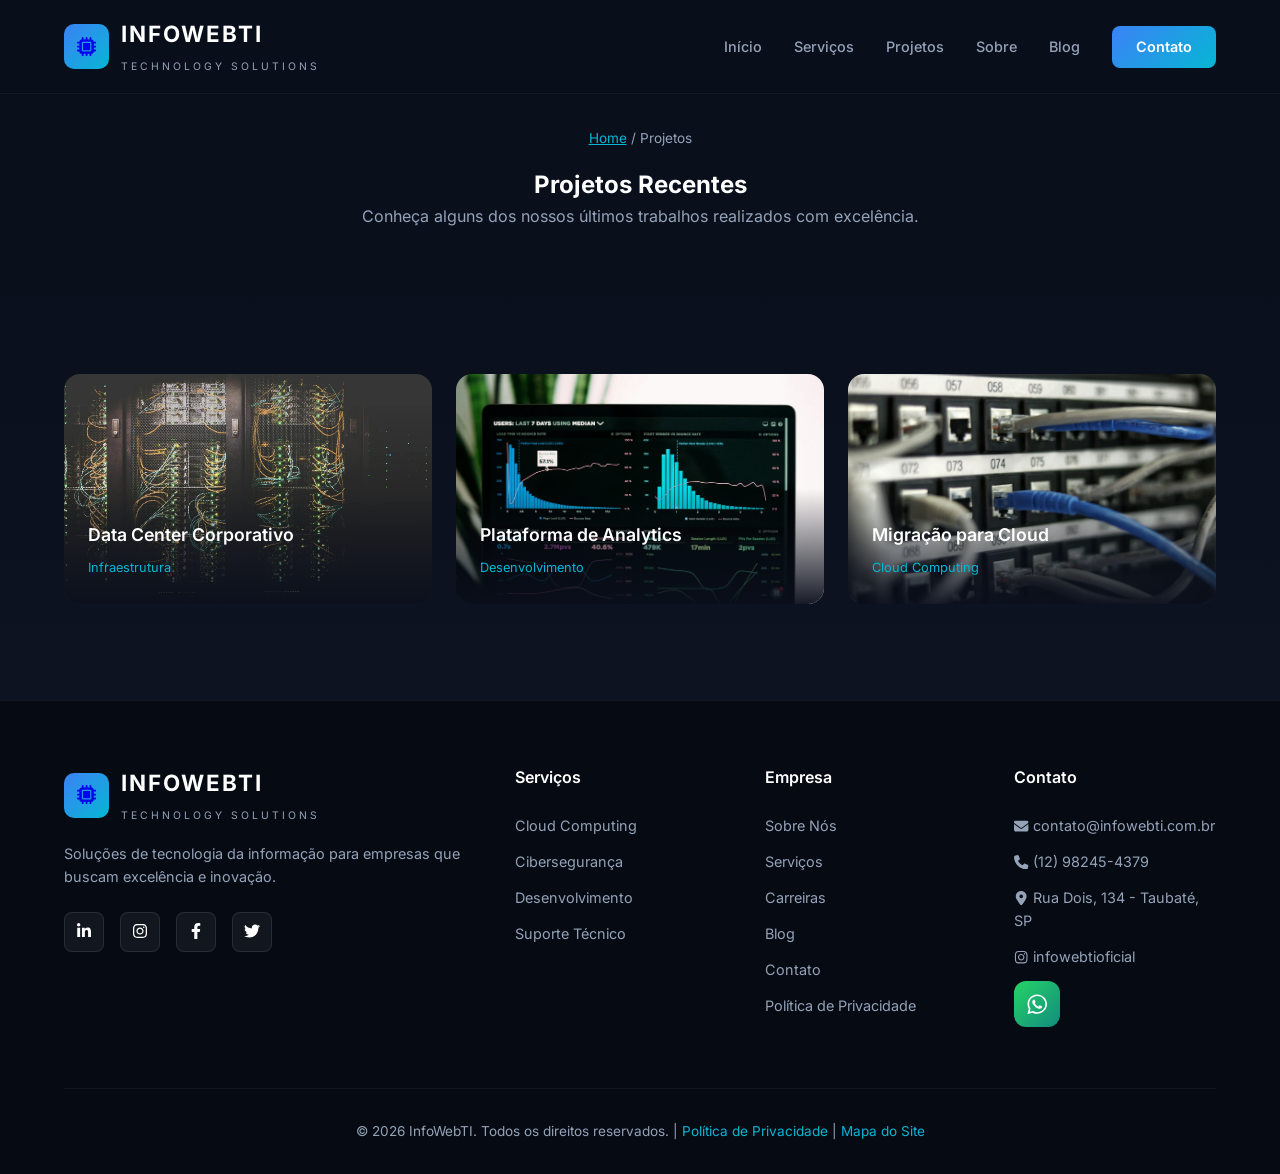
<file: infowebtipages/projetos.html>
<!DOCTYPE html>
<html lang="pt-BR">
<head>
    <meta charset="UTF-8">
    <meta name="viewport" content="width=device-width, initial-scale=1.0">
    <!-- ===== TAGS SEO / REDES SOCIAIS ===== -->
    <meta name="description" content="Infowebti, empresa de informática prestando serviços especializados em infraestrutura, suporte, helpdesk, manutenção e desenvolvimento"/>
    <meta name="keywords" content="infowebti, informática, infraestrutura, redes, projetos, computadores, servidores, manutenção, website"/>
    <meta name="robots" content="index, follow" />
    <meta itemprop="name" content="Infowebti, empresa de informática prestando serviços especializados em infraestrutura, suporte, helpdesk, manutenção e desenvolvimento" />
    <meta itemprop="description" content="Infowebti, empresa de informática prestando serviços especializados em infraestrutura, suporte, helpdesk, manutenção e desenvolvimento" />
    <meta itemprop="image" content="https://www.infowebti.com.br/img/infowebti.jpg" />
    <meta itemprop="url" content="https://www.infowebti.com.br" />
    <meta property="og:type" content="article" />
    <meta property="og:title" content="Infowebti, empresa de informática prestando serviços especializados em infraestrutura, suporte helpdesk, manutenção e desenvolvimento" />
    <meta property="og:description" content="Infowebti, empresa de informática prestando serviços especializados em infraestrutura, suporte, helpdesk, manutenção e desenvolvimento"/>
    <meta property="og:image" content="https://www.infowebti.com.br/img/infowebti.jpg" />
    <meta property="og:image:alt" content="Infowebti, empresa de informática prestando serviços especializados em infraestrutura, suporte, helpdesk, manutenção e desenvolvimento" />
    <meta property="og:url" content="https://www.infowebti.com.br/projetos.html" />
    <meta property="og:site_name" content="Infowebti Soluções Tecnológicas" />
    <meta property="og:locale" content="pt_BR" />
    <meta property="article:author" content="https://www.facebook.com/profile.php?id=100083200977364" />
    <meta property="article:publisher" content="https://www.facebook.com/profile.php?id=100083200977364" />
    <link rel="me" href="https://www.instagram.com/infowebtioficial" />
    <link rel="me" href="https://www.facebook.com/profile.php?id=100083200977364" />
    <meta property="twitter:domain" content="https://www.infowebti.com.br" />
    <meta property="twitter:title" content="Infowebti, empresa de informática prestando serviços especializados em infraestrutura, suporte helpdesk, manutenção e desenvolvimento" />
    <meta property="twitter:description" content="Infowebti, empresa de informática prestando serviços especializados em infraestrutura, suporte, helpdesk, manutenção e desenvolvimento" />
    <meta property="twitter:image" content="https://www.infowebti.com.br/img/infowebti.jpg" />
    <meta property="twitter:url" content="https://www.infowebti.com.br/projetos.html" />
    <link rel="base" href="https://www.infowebti.com.br" />
    <link rel="canonical" href="https://www.infowebti.com.br/projetos.html" />
    <link rel="sitemap" type="application/xml" href="https://www.infowebti.com.br/sitemap.xml" />
    <link rel="author" href="https://www.infowebti.com.br" />
    <link rel="publisher" href="https://www.infowebti.com.br" />
    <!-- ===== FIM DAS TAGS SEO ===== -->
    <title>Projetos | InfoWebTI</title>

    <style>
    .fas, .far, .fab { font-style: normal; }
    .fas svg, .far svg, .fab svg { vertical-align: -0.125em; display: inline-block; }
    .band-stat h3 i svg { fill: var(--accent-cyan); }
    .depoimento-icon i { display: flex; align-items: center; justify-content: center; }
    .depoimento-icon svg { width: 1.25em; height: 1.25em; }
    .depoimento-icon i.fa-project-diagram svg { width: 1.15em; height: 1.15em; }
    .depoimento-icon i.fa-calendar-check svg { width: 1em; height: 1em; }
    .footer-column a i svg { vertical-align: -0.15em; }
    .footer-column a .fa-phone svg { width: 1em; height: 1em; vertical-align: -0.12em; }
  </style>
    <link rel="stylesheet" href="css/style.min.css?v=1.4">
        <link rel="icon" type="image/png" sizes="32x32" href="img/favicon-32x32.png">
    <link rel="icon" type="image/png" sizes="16x16" href="img/favicon-16x16.png">
    <link rel="apple-touch-icon" sizes="180x180" href="img/apple-touch-icon.png">
    <link rel="icon" type="image/png" href="img/favicon.png?v=1.2">
    <link rel="manifest" href="site.webmanifest">
</head>
<body>
    <!-- Header -->
    <header id="header">
        <a href="index.html" class="logo">
            <div class="logo-icon"><i class="fas fa-microchip"><svg xmlns="http://www.w3.org/2000/svg" viewBox="0 0 512 512" width="1em" height="1em" fill="currentColor" aria-hidden="true" focusable="false"><path d="M176 24c0-13.3-10.7-24-24-24s-24 10.7-24 24V64c-35.3 0-64 28.7-64 64H24c-13.3 0-24 10.7-24 24s10.7 24 24 24H64v56H24c-13.3 0-24 10.7-24 24s10.7 24 24 24H64v56H24c-13.3 0-24 10.7-24 24s10.7 24 24 24H64c0 35.3 28.7 64 64 64v40c0 13.3 10.7 24 24 24s24-10.7 24-24V448h56v40c0 13.3 10.7 24 24 24s24-10.7 24-24V448h56v40c0 13.3 10.7 24 24 24s24-10.7 24-24V448c35.3 0 64-28.7 64-64h40c13.3 0 24-10.7 24-24s-10.7-24-24-24H448V280h40c13.3 0 24-10.7 24-24s-10.7-24-24-24H448V176h40c13.3 0 24-10.7 24-24s-10.7-24-24-24H448c0-35.3-28.7-64-64-64V24c0-13.3-10.7-24-24-24s-24 10.7-24 24V64H280V24c0-13.3-10.7-24-24-24s-24 10.7-24 24V64H176V24zM160 128H352c17.7 0 32 14.3 32 32V352c0 17.7-14.3 32-32 32H160c-17.7 0-32-14.3-32-32V160c0-17.7 14.3-32 32-32zm192 32H160V352H352V160z"/></svg></i></div>
            <div class="logo-text">
                <h1>INFOWEBTI</h1>
                <span>Technology Solutions</span>
            </div>
        </a>
        <nav id="nav">
            <a href="index.html">Início</a>
            <a href="servicos.html">Serviços</a>
            <a href="projetos.html">Projetos</a>
            <a href="sobre.html">Sobre</a>
            <a href="blog.html">Blog</a>
            <a href="contato.html" class="nav-cta">Contato</a>
        </nav>
        <div class="menu-toggle" id="menuToggle">
            <span></span>
            <span></span>
            <span></span>
        </div>
    </header>

    <!-- Page Hero -->
    <section class="page-hero">
        <div class="breadcrumb"><a href="index.html">Home</a> / Projetos</div>
        <h2>Projetos <span>Recentes</span></h2>
        <p>Conheça alguns dos nossos últimos trabalhos realizados com excelência.</p>
    </section>

    <!-- Projects Section -->
    <section class="projects" id="projects">
        <div class="projects-grid">
            <div class="project-card animate-on-scroll">
                <picture>
                    <source type="image/webp" srcset="img/datacenter.webp">
                    <img src="img/datacenter.jpg" alt="datacenter" loading="lazy" decoding="async">
                </picture>
                <div class="project-overlay">
                    <h4>Data Center Corporativo</h4>
                    <span>Infraestrutura</span>
                </div>
            </div>
            <div class="project-card animate-on-scroll">
                <picture>
                    <source type="image/webp" srcset="img/analytics.webp">
                    <img src="img/analytics.jpg" alt="analytics" loading="lazy" decoding="async">
                </picture>
                <div class="project-overlay">
                    <h4>Plataforma de Analytics</h4>
                    <span>Desenvolvimento</span>
                </div>
            </div>
            <div class="project-card animate-on-scroll">
                <picture>
                    <source type="image/webp" srcset="img/nuvem.webp">
                    <img src="img/nuvem.jpg" alt="nuvem" loading="lazy" decoding="async">
                </picture>
                <div class="project-overlay">
                    <h4>Migração para Cloud</h4>
                    <span>Cloud Computing</span>
                </div>
            </div>
        </div>
    </section>

    <!-- Footer -->
    <footer>
        <div class="footer-content">
            <div class="footer-brand">
                <a href="index.html" class="logo">
                    <div class="logo-icon"><i class="fas fa-microchip"><svg xmlns="http://www.w3.org/2000/svg" viewBox="0 0 512 512" width="1em" height="1em" fill="currentColor" aria-hidden="true" focusable="false"><path d="M176 24c0-13.3-10.7-24-24-24s-24 10.7-24 24V64c-35.3 0-64 28.7-64 64H24c-13.3 0-24 10.7-24 24s10.7 24 24 24H64v56H24c-13.3 0-24 10.7-24 24s10.7 24 24 24H64v56H24c-13.3 0-24 10.7-24 24s10.7 24 24 24H64c0 35.3 28.7 64 64 64v40c0 13.3 10.7 24 24 24s24-10.7 24-24V448h56v40c0 13.3 10.7 24 24 24s24-10.7 24-24V448h56v40c0 13.3 10.7 24 24 24s24-10.7 24-24V448c35.3 0 64-28.7 64-64h40c13.3 0 24-10.7 24-24s-10.7-24-24-24H448V280h40c13.3 0 24-10.7 24-24s-10.7-24-24-24H448V176h40c13.3 0 24-10.7 24-24s-10.7-24-24-24H448c0-35.3-28.7-64-64-64V24c0-13.3-10.7-24-24-24s-24 10.7-24 24V64H280V24c0-13.3-10.7-24-24-24s-24 10.7-24 24V64H176V24zM160 128H352c17.7 0 32 14.3 32 32V352c0 17.7-14.3 32-32 32H160c-17.7 0-32-14.3-32-32V160c0-17.7 14.3-32 32-32zm192 32H160V352H352V160z"/></svg></i></div>
                    <div class="logo-text">
                        <h1>INFOWEBTI</h1>
                        <span>Technology Solutions</span>
                    </div>
                </a>
                <p>Soluções de tecnologia da informação para empresas que buscam excelência e inovação.</p>
                <div class="social-links">
                    <a href="#"><i class="fab fa-linkedin-in"><svg xmlns="http://www.w3.org/2000/svg" viewBox="0 0 448 512" width="1em" height="1em" fill="currentColor" aria-hidden="true" focusable="false"><path d="M100.28 448H7.4V148.9h92.88zM53.79 108.1C24.09 108.1 0 83.5 0 53.8a53.79 53.79 0 0 1 107.58 0c0 29.7-24.1 54.3-53.79 54.3zM447.9 448h-92.68V302.4c0-34.7-.7-79.2-48.29-79.2-48.29 0-55.69 37.7-55.69 76.7V448h-92.78V148.9h89.08v40.8h1.3c12.4-23.5 42.69-48.3 87.88-48.3 94 0 111.28 61.9 111.28 142.3V448z"/></svg></i></a>
                    <a href="https://www.instagram.com/infowebtioficial" target="_blank" rel="me" aria-label="Instagram"><i class="fab fa-instagram"><svg xmlns="http://www.w3.org/2000/svg" viewBox="0 0 448 512" width="1em" height="1em" fill="currentColor" aria-hidden="true" focusable="false"><path d="M224.1 141c-63.6 0-114.9 51.3-114.9 114.9s51.3 114.9 114.9 114.9S339 319.5 339 255.9 287.7 141 224.1 141zm0 189.6c-41.1 0-74.7-33.5-74.7-74.7s33.5-74.7 74.7-74.7 74.7 33.5 74.7 74.7-33.6 74.7-74.7 74.7zm146.4-194.3c0 14.9-12 26.8-26.8 26.8-14.9 0-26.8-12-26.8-26.8s12-26.8 26.8-26.8 26.8 12 26.8 26.8zm76.1 27.2c-1.7-35.9-9.9-67.7-36.2-93.9-26.2-26.2-58-34.4-93.9-36.2-37-2.1-147.9-2.1-184.9 0-35.8 1.7-67.6 9.9-93.9 36.1s-34.4 58-36.2 93.9c-2.1 37-2.1 147.9 0 184.9 1.7 35.9 9.9 67.7 36.2 93.9s58 34.4 93.9 36.2c37 2.1 147.9 2.1 184.9 0 35.9-1.7 67.7-9.9 93.9-36.2 26.2-26.2 34.4-58 36.2-93.9 2.1-37 2.1-147.8 0-184.8zM398.8 388c-7.8 19.6-22.9 34.7-42.6 42.6-29.5 11.7-99.5 9-132.1 9s-102.7 2.6-132.1-9c-19.6-7.8-34.7-22.9-42.6-42.6-11.7-29.5-9-99.5-9-132.1s-2.6-102.7 9-132.1c7.8-19.6 22.9-34.7 42.6-42.6 29.5-11.7 99.5-9 132.1-9s102.7-2.6 132.1 9c19.6 7.8 34.7 22.9 42.6 42.6 11.7 29.5 9 99.5 9 132.1s2.7 102.7-9 132.1z"/></svg></i></a>
                    <a href="#"><i class="fab fa-facebook-f"><svg xmlns="http://www.w3.org/2000/svg" viewBox="0 0 320 512" width="1em" height="1em" fill="currentColor" aria-hidden="true" focusable="false"><path d="M279.14 288l14.22-92.66h-88.91v-60.13c0-25.35 12.42-50.06 52.24-50.06h40.42V6.26S260.43 0 225.36 0c-73.22 0-121.08 44.38-121.08 124.72v70.62H22.89V288h81.39v224h100.17V288z"/></svg></i></a>
                    <a href="#"><i class="fab fa-twitter"><svg xmlns="http://www.w3.org/2000/svg" viewBox="0 0 512 512" width="1em" height="1em" fill="currentColor" aria-hidden="true" focusable="false"><path d="M459.37 151.716c.325 4.548.325 9.097.325 13.645 0 138.72-105.583 298.558-298.558 298.558-59.452 0-114.68-17.219-161.137-47.106 8.447.974 16.568 1.299 25.34 1.299 49.055 0 94.213-16.568 130.274-44.832-46.132-.975-84.792-31.188-98.112-72.772 6.498.974 12.995 1.624 19.818 1.624 9.421 0 18.843-1.3 27.614-3.573-48.081-9.747-84.143-51.98-84.143-102.985v-1.299c13.969 7.797 30.214 12.67 47.431 13.319-28.264-18.843-46.781-51.005-46.781-87.391 0-19.492 5.197-37.36 14.294-52.954 51.655 63.675 129.3 105.258 216.365 109.807-1.624-7.797-2.599-15.918-2.599-24.04 0-57.828 46.782-104.934 104.934-104.934 30.213 0 57.502 12.67 76.67 33.137 23.715-4.548 46.456-13.32 66.599-25.34-7.798 24.366-24.366 44.833-46.132 57.827 21.117-2.273 41.584-8.122 60.426-16.243-14.292 20.791-32.161 39.308-52.628 54.253z"/></svg></i></a>
                </div>
            </div>
            <div class="footer-column">
                <h4>Serviços</h4>
                <a href="servicos.html">Cloud Computing</a>
                <a href="servicos.html">Cibersegurança</a>
                <a href="servicos.html">Desenvolvimento</a>
                <a href="servicos.html">Suporte Técnico</a>
            </div>
            <div class="footer-column">
                <h4>Empresa</h4>
                <a href="sobre.html">Sobre Nós</a>
                <a href="servicos.html">Serviços</a>
                <a href="#">Carreiras</a>
                <a href="blog.html">Blog</a>
                <a href="contato.html">Contato</a>
                <a href="politica.html">Política de Privacidade</a>
            </div>
            <div class="footer-column">
                <h4>Contato</h4>
                <a href="mailto:contato@infowebti.com.br"><i class="fas fa-envelope"><svg xmlns="http://www.w3.org/2000/svg" viewBox="0 0 512 512" width="1em" height="1em" fill="currentColor" aria-hidden="true" focusable="false"><path d="M48 64C21.5 64 0 85.5 0 112c0 15.1 7.1 29.3 19.2 38.4L236.8 313.6c11.4 8.5 27 8.5 38.4 0L492.8 150.4c12.1-9.1 19.2-23.3 19.2-38.4c0-26.5-21.5-48-48-48H48zM0 176V384c0 35.3 28.7 64 64 64H448c35.3 0 64-28.7 64-64V176L294.4 339.2c-22.8 17.1-54 17.1-76.8 0L0 176z"/></svg></i> contato@infowebti.com.br</a>
                <a href="tel:+5512982454379"><i class="fas fa-phone"><svg xmlns="http://www.w3.org/2000/svg" viewBox="0 0 512 512" width="1em" height="1em" fill="currentColor" aria-hidden="true" focusable="false"><path d="M164.9 24.6c-7.7-18.6-28-28.5-47.4-23.2l-88 24C12.1 30.2 0 46 0 64C0 311.4 200.6 512 448 512c18 0 33.8-12.1 38.6-29.5l24-88c5.3-19.4-4.6-39.7-23.2-47.4l-96-40c-16.3-6.8-35.2-2.1-46.3 11.6L304.7 368C234.3 334.7 177.3 277.7 144 207.3L193.3 167c13.7-11.2 18.4-30 11.6-46.3l-40-96z"/></svg></i> (12) 98245-4379</a>
                <a href="#"><i class="fas fa-map-marker-alt"><svg xmlns="http://www.w3.org/2000/svg" viewBox="0 0 384 512" width="1em" height="1em" fill="currentColor" aria-hidden="true" focusable="false"><path d="M215.7 499.2C267 435 384 279.4 384 192C384 86 298 0 192 0S0 86 0 192c0 87.4 117 243 168.3 307.2c12.3 15.3 35.1 15.3 47.4 0zM192 128a64 64 0 1 1 0 128 64 64 0 1 1 0-128z"/></svg></i> Rua Dois, 134 - Taubaté, SP</a>
                <a href="https://www.instagram.com/infowebtioficial" target="_blank" rel="me"><i class="fab fa-instagram"><svg xmlns="http://www.w3.org/2000/svg" viewBox="0 0 448 512" width="1em" height="1em" fill="currentColor" aria-hidden="true" focusable="false"><path d="M224.1 141c-63.6 0-114.9 51.3-114.9 114.9s51.3 114.9 114.9 114.9S339 319.5 339 255.9 287.7 141 224.1 141zm0 189.6c-41.1 0-74.7-33.5-74.7-74.7s33.5-74.7 74.7-74.7 74.7 33.5 74.7 74.7-33.6 74.7-74.7 74.7zm146.4-194.3c0 14.9-12 26.8-26.8 26.8-14.9 0-26.8-12-26.8-26.8s12-26.8 26.8-26.8 26.8 12 26.8 26.8zm76.1 27.2c-1.7-35.9-9.9-67.7-36.2-93.9-26.2-26.2-58-34.4-93.9-36.2-37-2.1-147.9-2.1-184.9 0-35.8 1.7-67.6 9.9-93.9 36.1s-34.4 58-36.2 93.9c-2.1 37-2.1 147.9 0 184.9 1.7 35.9 9.9 67.7 36.2 93.9s58 34.4 93.9 36.2c37 2.1 147.9 2.1 184.9 0 35.9-1.7 67.7-9.9 93.9-36.2 26.2-26.2 34.4-58 36.2-93.9 2.1-37 2.1-147.8 0-184.8zM398.8 388c-7.8 19.6-22.9 34.7-42.6 42.6-29.5 11.7-99.5 9-132.1 9s-102.7 2.6-132.1-9c-19.6-7.8-34.7-22.9-42.6-42.6-11.7-29.5-9-99.5-9-132.1s-2.6-102.7 9-132.1c7.8-19.6 22.9-34.7 42.6-42.6 29.5-11.7 99.5-9 132.1-9s102.7-2.6 132.1 9c19.6 7.8 34.7 22.9 42.6 42.6 11.7 29.5 9 99.5 9 132.1s2.7 102.7-9 132.1z"/></svg></i> infowebtioficial</a>
                <a href="https://wa.me/5512982454379" target="_blank" class="social-btn whatsapp" aria-label="WhatsApp"><i class="fab fa-whatsapp"><svg xmlns="http://www.w3.org/2000/svg" viewBox="0 0 448 512" width="1em" height="1em" fill="currentColor" aria-hidden="true" focusable="false"><path d="M380.9 97.1C339 55.1 283.2 32 223.9 32c-122.4 0-222 99.6-222 222 0 39.1 10.2 77.3 29.6 111L0 480l117.7-30.9c32.4 17.7 68.9 27 106.1 27h.1c122.3 0 224.1-99.6 224.1-222 0-59.3-25.2-115-67.1-157zm-157 341.6c-33.2 0-65.7-8.9-94-25.7l-6.7-4-69.8 18.3L72 359.2l-4.4-7c-18.5-29.4-28.2-63.3-28.2-98.2 0-101.7 82.8-184.5 184.6-184.5 49.3 0 95.6 19.2 130.4 54.1 34.8 34.9 56.2 81.2 56.1 130.5 0 101.8-84.9 184.6-186.6 184.6zm101.2-138.2c-5.5-2.8-32.8-16.2-37.9-18-5.1-1.9-8.8-2.8-12.5 2.8-3.7 5.6-14.3 18-17.6 21.8-3.2 3.7-6.5 4.2-12 1.4-32.6-16.3-54-29.1-75.5-66-5.7-9.8 5.7-9.1 16.3-30.3 1.8-3.7.9-6.9-.5-9.7-1.4-2.8-12.5-30.1-17.1-41.2-4.5-10.8-9.1-9.3-12.5-9.5-3.2-.2-6.9-.2-10.6-.2-3.7 0-9.7 1.4-14.8 6.9-5.1 5.6-19.4 19-19.4 46.3 0 27.3 19.9 53.7 22.6 57.4 2.8 3.7 39.1 59.7 94.8 83.8 35.2 15.2 49 16.5 66.6 13.9 10.7-1.6 32.8-13.4 37.4-26.4 4.6-13 4.6-24.1 3.2-26.4-1.3-2.5-5-3.9-10.5-6.6z"/></svg></i></a>
            </div>
        </div>
        <div class="footer-bottom">
            <p>&copy; 2026 InfoWebTI. Todos os direitos reservados. | <a href="politica.html">Política de Privacidade</a> | <a href="sitemap.html">Mapa do Site</a></p>
        </div>
    </footer>

    <script src="js/script.js?v=1.2" defer></script>
    <div vw class="enabled">
        <div vw-access-button class="active"></div>
        <div vw-plugin-wrapper>
            <div class="vw-plugin-top-wrapper"></div>
        </div>
    </div>
    <script src="https://vlibras.gov.br/app/vlibras-plugin.js" defer></script>
    <script>
        (function () {
            var initVlibras = function () {
                new window.VLibras.Widget('https://vlibras.gov.br/app');
            };
            if (window.VLibras) initVlibras();
            else document.addEventListener('DOMContentLoaded', initVlibras);
        })();
    </script>
</body>
</html>
</file>
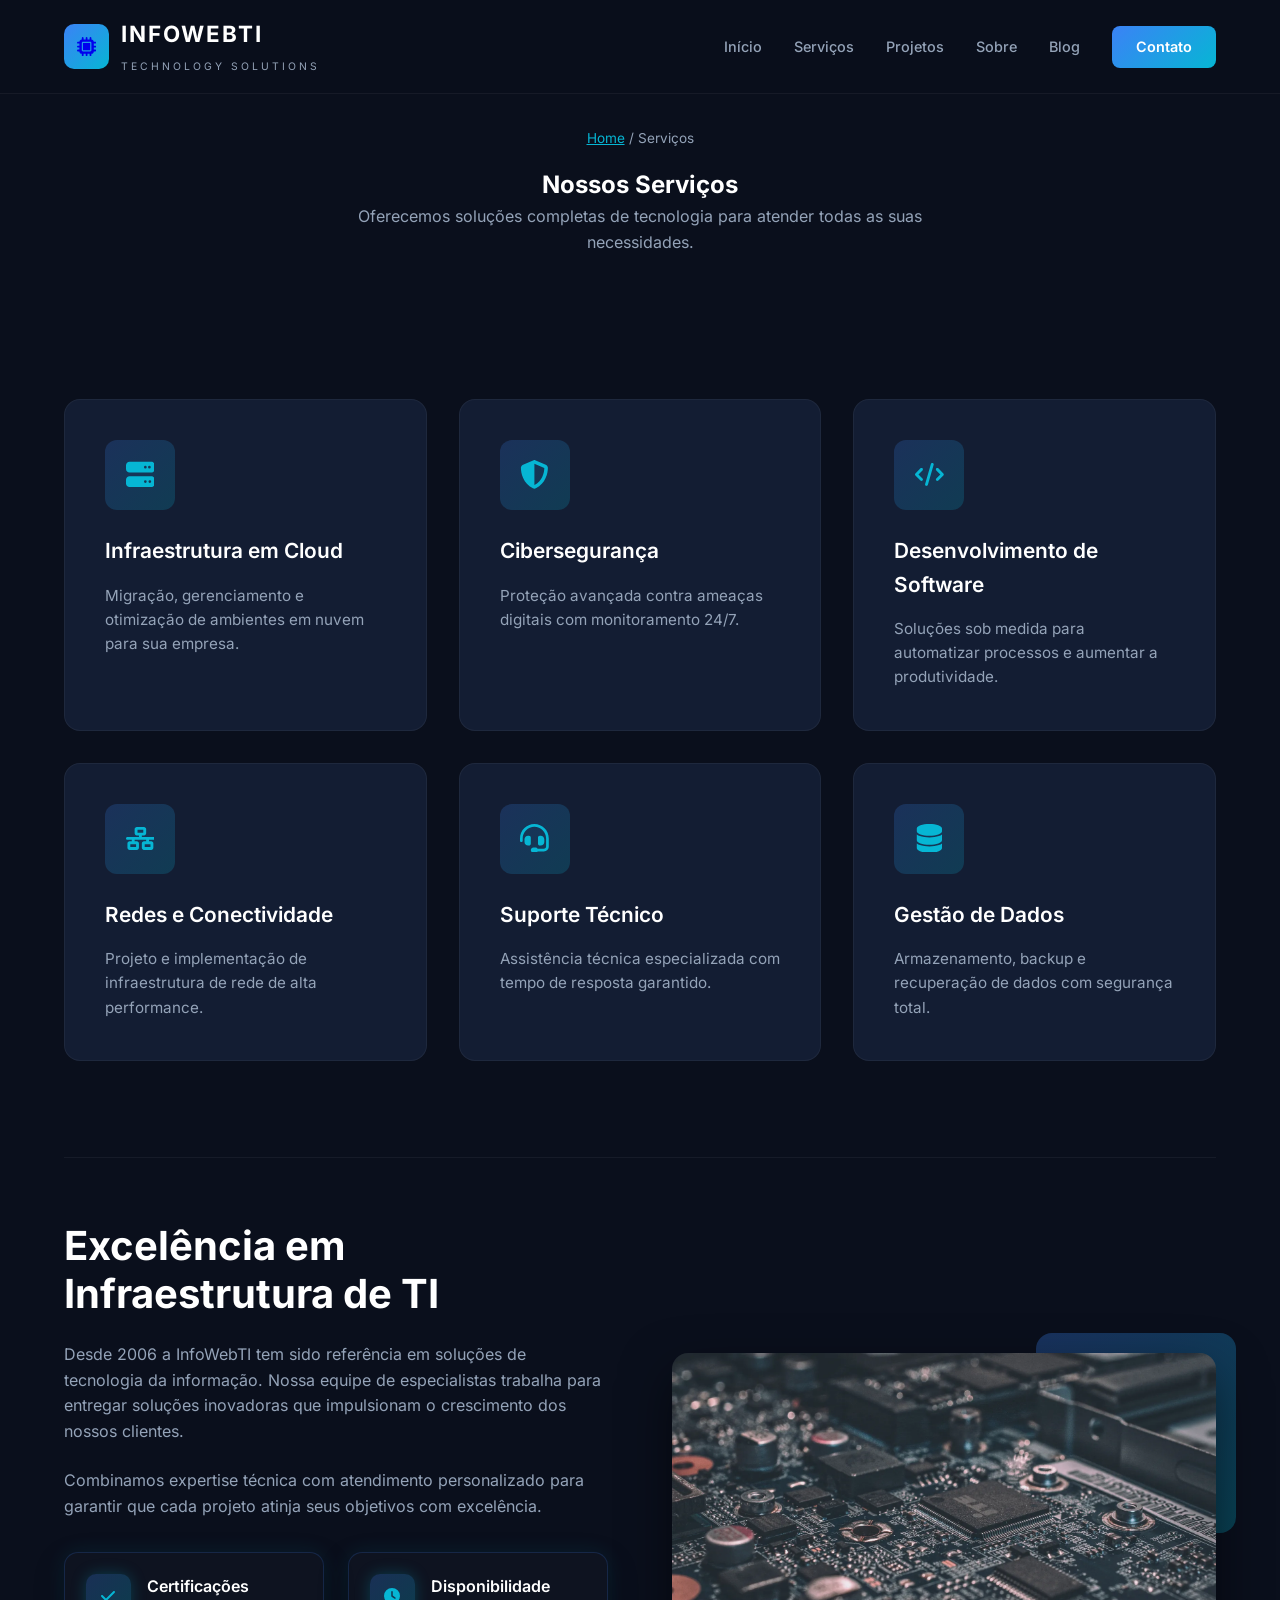
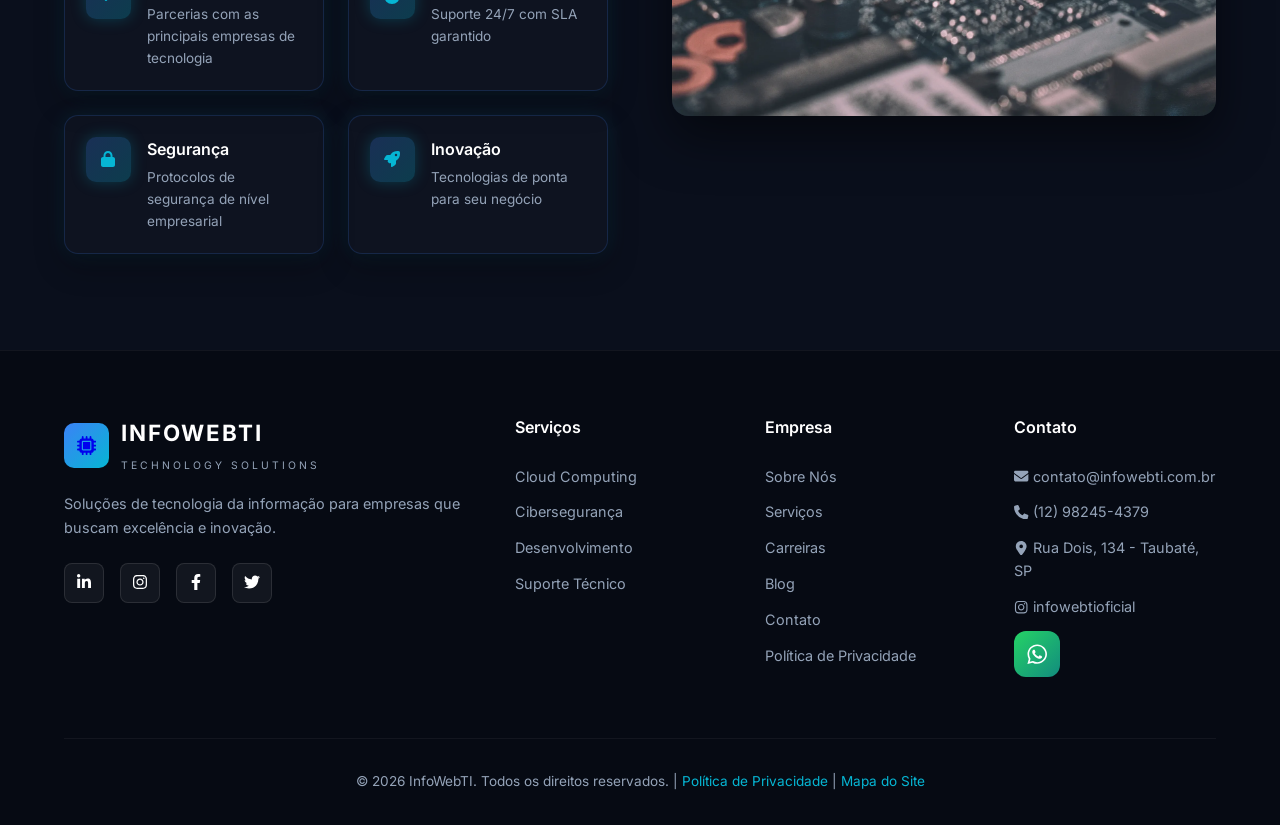
<file: infowebtipages/servicos.html>
<!DOCTYPE html>
<html lang="pt-BR">
<head>
    <meta charset="UTF-8">
    <meta name="viewport" content="width=device-width, initial-scale=1.0">
    <!-- ===== TAGS SEO / REDES SOCIAIS ===== -->
    <meta name="description" content="Infowebti, empresa de informática prestando serviços especializados em infraestrutura, suporte, helpdesk, manutenção e desenvolvimento"/>
    <meta name="keywords" content="infowebti, informática, infraestrutura, redes, projetos, computadores, servidores, manutenção, website"/>
    <meta name="robots" content="index, follow" />
    <meta itemprop="name" content="Infowebti, empresa de informática prestando serviços especializados em infraestrutura, suporte, helpdesk, manutenção e desenvolvimento" />
    <meta itemprop="description" content="Infowebti, empresa de informática prestando serviços especializados em infraestrutura, suporte, helpdesk, manutenção e desenvolvimento" />
    <meta itemprop="image" content="https://www.infowebti.com.br/img/infowebti.jpg" />
    <meta itemprop="url" content="https://www.infowebti.com.br" />
    <meta property="og:type" content="article" />
    <meta property="og:title" content="Infowebti, empresa de informática prestando serviços especializados em infraestrutura, suporte helpdesk, manutenção e desenvolvimento" />
    <meta property="og:description" content="Infowebti, empresa de informática prestando serviços especializados em infraestrutura, suporte, helpdesk, manutenção e desenvolvimento"/>
    <meta property="og:image" content="https://www.infowebti.com.br/img/infowebti.jpg" />
    <meta property="og:image:alt" content="Infowebti, empresa de informática prestando serviços especializados em infraestrutura, suporte, helpdesk, manutenção e desenvolvimento" />
    <meta property="og:url" content="https://www.infowebti.com.br/servicos.html" />
    <meta property="og:site_name" content="Infowebti Soluções Tecnológicas" />
    <meta property="og:locale" content="pt_BR" />
    <meta property="article:author" content="https://www.facebook.com/profile.php?id=100083200977364" />
    <meta property="article:publisher" content="https://www.facebook.com/profile.php?id=100083200977364" />
    <link rel="me" href="https://www.instagram.com/infowebtioficial" />
    <link rel="me" href="https://www.facebook.com/profile.php?id=100083200977364" />
    <meta property="twitter:domain" content="https://www.infowebti.com.br" />
    <meta property="twitter:title" content="Infowebti, empresa de informática prestando serviços especializados em infraestrutura, suporte helpdesk, manutenção e desenvolvimento" />
    <meta property="twitter:description" content="Infowebti, empresa de informática prestando serviços especializados em infraestrutura, suporte, helpdesk, manutenção e desenvolvimento" />
    <meta property="twitter:image" content="https://www.infowebti.com.br/img/infowebti.jpg" />
    <meta property="twitter:url" content="https://www.infowebti.com.br/servicos.html" />
    <link rel="base" href="https://www.infowebti.com.br" />
    <link rel="canonical" href="https://www.infowebti.com.br/servicos.html" />
    <link rel="sitemap" type="application/xml" href="https://www.infowebti.com.br/sitemap.xml" />
    <link rel="author" href="https://www.infowebti.com.br" />
    <link rel="publisher" href="https://www.infowebti.com.br" />
    <!-- ===== FIM DAS TAGS SEO ===== -->
    <title>Serviços | InfoWebTI</title>

    <style>
    .fas, .far, .fab { font-style: normal; }
    .fas svg, .far svg, .fab svg { vertical-align: -0.125em; display: inline-block; }
    .band-stat h3 i svg { fill: var(--accent-cyan); }
    .depoimento-icon i { display: flex; align-items: center; justify-content: center; }
    .depoimento-icon svg { width: 1.25em; height: 1.25em; }
    .depoimento-icon i.fa-project-diagram svg { width: 1.15em; height: 1.15em; }
    .depoimento-icon i.fa-calendar-check svg { width: 1em; height: 1em; }
    .footer-column a i svg { vertical-align: -0.15em; }
    .footer-column a .fa-phone svg { width: 1em; height: 1em; vertical-align: -0.12em; }
  </style>
    <link rel="stylesheet" href="css/style.min.css?v=1.4">
        <link rel="icon" type="image/png" sizes="32x32" href="img/favicon-32x32.png">
    <link rel="icon" type="image/png" sizes="16x16" href="img/favicon-16x16.png">
    <link rel="apple-touch-icon" sizes="180x180" href="img/apple-touch-icon.png">
    <link rel="icon" type="image/png" href="img/favicon.png?v=1.2">
    <link rel="manifest" href="site.webmanifest">
</head>
<body>
    <!-- Header -->
    <header id="header">
        <a href="index.html" class="logo">
            <div class="logo-icon"><i class="fas fa-microchip"><svg xmlns="http://www.w3.org/2000/svg" viewBox="0 0 512 512" width="1em" height="1em" fill="currentColor" aria-hidden="true" focusable="false"><path d="M176 24c0-13.3-10.7-24-24-24s-24 10.7-24 24V64c-35.3 0-64 28.7-64 64H24c-13.3 0-24 10.7-24 24s10.7 24 24 24H64v56H24c-13.3 0-24 10.7-24 24s10.7 24 24 24H64v56H24c-13.3 0-24 10.7-24 24s10.7 24 24 24H64c0 35.3 28.7 64 64 64v40c0 13.3 10.7 24 24 24s24-10.7 24-24V448h56v40c0 13.3 10.7 24 24 24s24-10.7 24-24V448h56v40c0 13.3 10.7 24 24 24s24-10.7 24-24V448c35.3 0 64-28.7 64-64h40c13.3 0 24-10.7 24-24s-10.7-24-24-24H448V280h40c13.3 0 24-10.7 24-24s-10.7-24-24-24H448V176h40c13.3 0 24-10.7 24-24s-10.7-24-24-24H448c0-35.3-28.7-64-64-64V24c0-13.3-10.7-24-24-24s-24 10.7-24 24V64H280V24c0-13.3-10.7-24-24-24s-24 10.7-24 24V64H176V24zM160 128H352c17.7 0 32 14.3 32 32V352c0 17.7-14.3 32-32 32H160c-17.7 0-32-14.3-32-32V160c0-17.7 14.3-32 32-32zm192 32H160V352H352V160z"/></svg></i></div>
            <div class="logo-text">
                <h1>INFOWEBTI</h1>
                <span>Technology Solutions</span>
            </div>
        </a>
        <nav id="nav">
            <a href="index.html">Início</a>
            <a href="servicos.html">Serviços</a>
            <a href="projetos.html">Projetos</a>
            <a href="sobre.html">Sobre</a>
            <a href="blog.html">Blog</a>
            <a href="contato.html" class="nav-cta">Contato</a>
        </nav>
        <div class="menu-toggle" id="menuToggle">
            <span></span>
            <span></span>
            <span></span>
        </div>
    </header>

    <!-- Page Hero -->
    <section class="page-hero">
        <div class="breadcrumb"><a href="index.html">Home</a> / Serviços</div>
        <h2>Nossos <span>Serviços</span></h2>
        <p>Oferecemos soluções completas de tecnologia para atender todas as suas necessidades.</p>
    </section>

    <!-- Services Section -->
    <section class="services" id="services">
        <div class="services-grid">
            <div class="service-card animate-on-scroll" id="cloud">
                <span class="service-glow"></span>
                <div class="service-icon">
                    <i class="fas fa-server"><svg xmlns="http://www.w3.org/2000/svg" viewBox="0 0 512 512" width="1em" height="1em" fill="currentColor" aria-hidden="true" focusable="false"><path d="M64 32C28.7 32 0 60.7 0 96v64c0 35.3 28.7 64 64 64H448c35.3 0 64-28.7 64-64V96c0-35.3-28.7-64-64-64H64zm280 72a24 24 0 1 1 0 48 24 24 0 1 1 0-48zm48 24a24 24 0 1 1 48 0 24 24 0 1 1 -48 0zM64 288c-35.3 0-64 28.7-64 64v64c0 35.3 28.7 64 64 64H448c35.3 0 64-28.7 64-64V352c0-35.3-28.7-64-64-64H64zm280 72a24 24 0 1 1 0 48 24 24 0 1 1 0-48zm56 24a24 24 0 1 1 48 0 24 24 0 1 1 -48 0z"/></svg></i>
                </div>
                <h3>Infraestrutura em Cloud</h3>
                <p>Migração, gerenciamento e otimização de ambientes em nuvem para sua empresa.</p>
            </div>
            <div class="service-card animate-on-scroll" id="seguranca">
                <span class="service-glow"></span>
                <div class="service-icon">
                    <i class="fas fa-shield-alt"><svg xmlns="http://www.w3.org/2000/svg" viewBox="0 0 512 512" width="1em" height="1em" fill="currentColor" aria-hidden="true" focusable="false"><path d="M256 0c4.6 0 9.2 1 13.4 2.9L457.7 82.8c22 9.3 38.4 31 38.3 57.2c-.5 99.2-41.3 280.7-213.6 363.2c-16.7 8-36.1 8-52.8 0C57.3 420.7 16.5 239.2 16 140c-.1-26.2 16.3-47.9 38.3-57.2L242.7 2.9C246.8 1 251.4 0 256 0zm0 66.8V444.8C394 378 431.1 230.1 432 141.4L256 66.8l0 0z"/></svg></i>
                </div>
                <h3>Cibersegurança</h3>
                <p>Proteção avançada contra ameaças digitais com monitoramento 24/7.</p>
            </div>
            <div class="service-card animate-on-scroll" id="software">
                <span class="service-glow"></span>
                <div class="service-icon">
                    <i class="fas fa-code"><svg xmlns="http://www.w3.org/2000/svg" viewBox="0 0 640 512" width="1em" height="1em" fill="currentColor" aria-hidden="true" focusable="false"><path d="M392.8 1.2c-17-4.9-34.7 5-39.6 22l-128 448c-4.9 17 5 34.7 22 39.6s34.7-5 39.6-22l128-448c4.9-17-5-34.7-22-39.6zm80.6 120.1c-12.5 12.5-12.5 32.8 0 45.3L562.7 256l-89.4 89.4c-12.5 12.5-12.5 32.8 0 45.3s32.8 12.5 45.3 0l112-112c12.5-12.5 12.5-32.8 0-45.3l-112-112c-12.5-12.5-32.8-12.5-45.3 0zm-306.7 0c-12.5-12.5-32.8-12.5-45.3 0l-112 112c-12.5 12.5-12.5 32.8 0 45.3l112 112c12.5 12.5 32.8 12.5 45.3 0s12.5-32.8 0-45.3L77.3 256l89.4-89.4c12.5-12.5 12.5-32.8 0-45.3z"/></svg></i>
                </div>
                <h3>Desenvolvimento de Software</h3>
                <p>Soluções sob medida para automatizar processos e aumentar a produtividade.</p>
            </div>
            <div class="service-card animate-on-scroll" id="redes">
                <span class="service-glow"></span>
                <div class="service-icon">
                    <i class="fas fa-network-wired"><svg xmlns="http://www.w3.org/2000/svg" viewBox="0 0 640 512" width="1em" height="1em" fill="currentColor" aria-hidden="true" focusable="false"><path d="M256 64H384v64H256V64zM240 0c-26.5 0-48 21.5-48 48v96c0 26.5 21.5 48 48 48h48v32H32c-17.7 0-32 14.3-32 32s14.3 32 32 32h96v32H80c-26.5 0-48 21.5-48 48v96c0 26.5 21.5 48 48 48H240c26.5 0 48-21.5 48-48V368c0-26.5-21.5-48-48-48H192V288H448v32H400c-26.5 0-48 21.5-48 48v96c0 26.5 21.5 48 48 48H560c26.5 0 48-21.5 48-48V368c0-26.5-21.5-48-48-48H512V288h96c17.7 0 32-14.3 32-32s-14.3-32-32-32H352V192h48c26.5 0 48-21.5 48-48V48c0-26.5-21.5-48-48-48H240zM96 448V384H224v64H96zm320-64H544v64H416V384z"/></svg></i>
                </div>
                <h3>Redes e Conectividade</h3>
                <p>Projeto e implementação de infraestrutura de rede de alta performance.</p>
            </div>
            <div class="service-card animate-on-scroll" id="suporte">
                <span class="service-glow"></span>
                <div class="service-icon">
                    <i class="fas fa-headset"><svg xmlns="http://www.w3.org/2000/svg" viewBox="0 0 512 512" width="1em" height="1em" fill="currentColor" aria-hidden="true" focusable="false"><path d="M256 48C141.1 48 48 141.1 48 256v40c0 13.3-10.7 24-24 24s-24-10.7-24-24V256C0 114.6 114.6 0 256 0S512 114.6 512 256V400.1c0 48.6-39.4 88-88.1 88L313.6 488c-8.3 14.3-23.8 24-41.6 24H240c-26.5 0-48-21.5-48-48s21.5-48 48-48h32c17.8 0 33.3 9.7 41.6 24l110.4 .1c22.1 0 40-17.9 40-40V256c0-114.9-93.1-208-208-208zM144 208h16c17.7 0 32 14.3 32 32V352c0 17.7-14.3 32-32 32H144c-35.3 0-64-28.7-64-64V272c0-35.3 28.7-64 64-64zm224 0c35.3 0 64 28.7 64 64v48c0 35.3-28.7 64-64 64H352c-17.7 0-32-14.3-32-32V240c0-17.7 14.3-32 32-32h16z"/></svg></i>
                </div>
                <h3>Suporte Técnico</h3>
                <p>Assistência técnica especializada com tempo de resposta garantido.</p>
            </div>
            <div class="service-card animate-on-scroll" id="dados">
                <span class="service-glow"></span>
                <div class="service-icon">
                    <i class="fas fa-database"><svg xmlns="http://www.w3.org/2000/svg" viewBox="0 0 448 512" width="1em" height="1em" fill="currentColor" aria-hidden="true" focusable="false"><path d="M448 80v48c0 44.2-100.3 80-224 80S0 172.2 0 128V80C0 35.8 100.3 0 224 0S448 35.8 448 80zM393.2 214.7c20.8-7.4 39.9-16.9 54.8-28.6V288c0 44.2-100.3 80-224 80S0 332.2 0 288V186.1c14.9 11.8 34 21.2 54.8 28.6C99.7 230.7 159.5 240 224 240s124.3-9.3 169.2-25.3zM0 346.1c14.9 11.8 34 21.2 54.8 28.6C99.7 390.7 159.5 400 224 400s124.3-9.3 169.2-25.3c20.8-7.4 39.9-16.9 54.8-28.6V432c0 44.2-100.3 80-224 80S0 476.2 0 432V346.1z"/></svg></i>
                </div>
                <h3>Gestão de Dados</h3>
                <p>Armazenamento, backup e recuperação de dados com segurança total.</p>
            </div>
        </div>

        <!-- Conteúdo institucional exibido abaixo dos serviços -->
        <div class="services-about">
            <div class="about-content animate-on-scroll">
                <h2>Excelência em Infraestrutura de TI</h2>
                <p>Desde 2006 a InfoWebTI tem sido referência em soluções de tecnologia da informação. Nossa equipe de especialistas trabalha para entregar soluções inovadoras que impulsionam o crescimento dos nossos clientes.</p>
                <p>Combinamos expertise técnica com atendimento personalizado para garantir que cada projeto atinja seus objetivos com excelência.</p>
                <div class="about-features">
                    <div class="feature-item">
                        <div class="feature-icon"><i class="fas fa-check"><svg xmlns="http://www.w3.org/2000/svg" viewBox="0 0 448 512" width="1em" height="1em" fill="currentColor" aria-hidden="true" focusable="false"><path d="M438.6 105.4c12.5 12.5 12.5 32.8 0 45.3l-256 256c-12.5 12.5-32.8 12.5-45.3 0l-128-128c-12.5-12.5-12.5-32.8 0-45.3s32.8-12.5 45.3 0L160 338.7 393.4 105.4c12.5-12.5 32.8-12.5 45.3 0z"/></svg></i></div>
                        <div class="feature-text">
                            <h4>Certificações</h4>
                            <p>Parcerias com as principais empresas de tecnologia</p>
                        </div>
                    </div>
                    <div class="feature-item">
                        <div class="feature-icon"><i class="fas fa-clock"><svg xmlns="http://www.w3.org/2000/svg" viewBox="0 0 512 512" width="1em" height="1em" fill="currentColor" aria-hidden="true" focusable="false"><path d="M256 0a256 256 0 1 1 0 512A256 256 0 1 1 256 0zM232 120V256c0 8 4 15.5 10.7 20l96 64c11 7.4 25.9 4.4 33.3-6.7s4.4-25.9-6.7-33.3L280 243.2V120c0-13.3-10.7-24-24-24s-24 10.7-24 24z"/></svg></i></div>
                        <div class="feature-text">
                            <h4>Disponibilidade</h4>
                            <p>Suporte 24/7 com SLA garantido</p>
                        </div>
                    </div>
                    <div class="feature-item">
                        <div class="feature-icon"><i class="fas fa-lock"><svg xmlns="http://www.w3.org/2000/svg" viewBox="0 0 448 512" width="1em" height="1em" fill="currentColor" aria-hidden="true" focusable="false"><path d="M144 144v48H304V144c0-44.2-35.8-80-80-80s-80 35.8-80 80zM80 192V144C80 64.5 144.5 0 224 0s144 64.5 144 144v48h16c35.3 0 64 28.7 64 64V448c0 35.3-28.7 64-64 64H64c-35.3 0-64-28.7-64-64V256c0-35.3 28.7-64 64-64H80z"/></svg></i></div>
                        <div class="feature-text">
                            <h4>Segurança</h4>
                            <p>Protocolos de segurança de nível empresarial</p>
                        </div>
                    </div>
                    <div class="feature-item">
                        <div class="feature-icon"><i class="fas fa-rocket"><svg xmlns="http://www.w3.org/2000/svg" viewBox="0 0 512 512" width="1em" height="1em" fill="currentColor" aria-hidden="true" focusable="false"><path d="M156.6 384.9L125.7 354c-8.5-8.5-11.5-20.8-7.7-32.2c3-8.9 7-20.5 11.8-33.8L24 288c-8.6 0-16.6-4.6-20.9-12.1s-4.2-16.7 .2-24.1l52.5-88.5c13-21.9 36.5-35.3 61.9-35.3l82.3 0c2.4-4 4.8-7.7 7.2-11.3C289.1-4.1 411.1-8.1 483.9 5.3c11.6 2.1 20.6 11.2 22.8 22.8c13.4 72.9 9.3 194.8-111.4 276.7c-3.5 2.4-7.3 4.8-11.3 7.2v82.3c0 25.4-13.4 49-35.3 61.9l-88.5 52.5c-7.4 4.4-16.6 4.5-24.1 .2s-12.1-12.2-12.1-20.9V380.8c-14.1 4.9-26.4 8.9-35.7 11.9c-11.2 3.6-23.4 .5-31.8-7.8zM384 168a40 40 0 1 0 0-80 40 40 0 1 0 0 80z"/></svg></i></div>
                        <div class="feature-text">
                            <h4>Inovação</h4>
                            <p>Tecnologias de ponta para seu negócio</p>
                        </div>
                    </div>
                </div>
            </div>
            <div class="about-image animate-on-scroll">
                <picture>
                    <source type="image/webp" srcset="img/technology.webp">
                    <img src="img/technology.jpg" alt="technology" loading="lazy" decoding="async">
                </picture>
            </div>
        </div>
    </section>

    <!-- Footer -->
    <footer>
        <div class="footer-content">
            <div class="footer-brand">
                <a href="index.html" class="logo">
                    <div class="logo-icon"><i class="fas fa-microchip"><svg xmlns="http://www.w3.org/2000/svg" viewBox="0 0 512 512" width="1em" height="1em" fill="currentColor" aria-hidden="true" focusable="false"><path d="M176 24c0-13.3-10.7-24-24-24s-24 10.7-24 24V64c-35.3 0-64 28.7-64 64H24c-13.3 0-24 10.7-24 24s10.7 24 24 24H64v56H24c-13.3 0-24 10.7-24 24s10.7 24 24 24H64v56H24c-13.3 0-24 10.7-24 24s10.7 24 24 24H64c0 35.3 28.7 64 64 64v40c0 13.3 10.7 24 24 24s24-10.7 24-24V448h56v40c0 13.3 10.7 24 24 24s24-10.7 24-24V448h56v40c0 13.3 10.7 24 24 24s24-10.7 24-24V448c35.3 0 64-28.7 64-64h40c13.3 0 24-10.7 24-24s-10.7-24-24-24H448V280h40c13.3 0 24-10.7 24-24s-10.7-24-24-24H448V176h40c13.3 0 24-10.7 24-24s-10.7-24-24-24H448c0-35.3-28.7-64-64-64V24c0-13.3-10.7-24-24-24s-24 10.7-24 24V64H280V24c0-13.3-10.7-24-24-24s-24 10.7-24 24V64H176V24zM160 128H352c17.7 0 32 14.3 32 32V352c0 17.7-14.3 32-32 32H160c-17.7 0-32-14.3-32-32V160c0-17.7 14.3-32 32-32zm192 32H160V352H352V160z"/></svg></i></div>
                    <div class="logo-text">
                        <h1>INFOWEBTI</h1>
                        <span>Technology Solutions</span>
                    </div>
                </a>
                <p>Soluções de tecnologia da informação para empresas que buscam excelência e inovação.</p>
                <div class="social-links">
                    <a href="#"><i class="fab fa-linkedin-in"><svg xmlns="http://www.w3.org/2000/svg" viewBox="0 0 448 512" width="1em" height="1em" fill="currentColor" aria-hidden="true" focusable="false"><path d="M100.28 448H7.4V148.9h92.88zM53.79 108.1C24.09 108.1 0 83.5 0 53.8a53.79 53.79 0 0 1 107.58 0c0 29.7-24.1 54.3-53.79 54.3zM447.9 448h-92.68V302.4c0-34.7-.7-79.2-48.29-79.2-48.29 0-55.69 37.7-55.69 76.7V448h-92.78V148.9h89.08v40.8h1.3c12.4-23.5 42.69-48.3 87.88-48.3 94 0 111.28 61.9 111.28 142.3V448z"/></svg></i></a>
                    <a href="https://www.instagram.com/infowebtioficial" target="_blank" rel="me" aria-label="Instagram"><i class="fab fa-instagram"><svg xmlns="http://www.w3.org/2000/svg" viewBox="0 0 448 512" width="1em" height="1em" fill="currentColor" aria-hidden="true" focusable="false"><path d="M224.1 141c-63.6 0-114.9 51.3-114.9 114.9s51.3 114.9 114.9 114.9S339 319.5 339 255.9 287.7 141 224.1 141zm0 189.6c-41.1 0-74.7-33.5-74.7-74.7s33.5-74.7 74.7-74.7 74.7 33.5 74.7 74.7-33.6 74.7-74.7 74.7zm146.4-194.3c0 14.9-12 26.8-26.8 26.8-14.9 0-26.8-12-26.8-26.8s12-26.8 26.8-26.8 26.8 12 26.8 26.8zm76.1 27.2c-1.7-35.9-9.9-67.7-36.2-93.9-26.2-26.2-58-34.4-93.9-36.2-37-2.1-147.9-2.1-184.9 0-35.8 1.7-67.6 9.9-93.9 36.1s-34.4 58-36.2 93.9c-2.1 37-2.1 147.9 0 184.9 1.7 35.9 9.9 67.7 36.2 93.9s58 34.4 93.9 36.2c37 2.1 147.9 2.1 184.9 0 35.9-1.7 67.7-9.9 93.9-36.2 26.2-26.2 34.4-58 36.2-93.9 2.1-37 2.1-147.8 0-184.8zM398.8 388c-7.8 19.6-22.9 34.7-42.6 42.6-29.5 11.7-99.5 9-132.1 9s-102.7 2.6-132.1-9c-19.6-7.8-34.7-22.9-42.6-42.6-11.7-29.5-9-99.5-9-132.1s-2.6-102.7 9-132.1c7.8-19.6 22.9-34.7 42.6-42.6 29.5-11.7 99.5-9 132.1-9s102.7-2.6 132.1 9c19.6 7.8 34.7 22.9 42.6 42.6 11.7 29.5 9 99.5 9 132.1s2.7 102.7-9 132.1z"/></svg></i></a>
                    <a href="#"><i class="fab fa-facebook-f"><svg xmlns="http://www.w3.org/2000/svg" viewBox="0 0 320 512" width="1em" height="1em" fill="currentColor" aria-hidden="true" focusable="false"><path d="M279.14 288l14.22-92.66h-88.91v-60.13c0-25.35 12.42-50.06 52.24-50.06h40.42V6.26S260.43 0 225.36 0c-73.22 0-121.08 44.38-121.08 124.72v70.62H22.89V288h81.39v224h100.17V288z"/></svg></i></a>
                    <a href="#"><i class="fab fa-twitter"><svg xmlns="http://www.w3.org/2000/svg" viewBox="0 0 512 512" width="1em" height="1em" fill="currentColor" aria-hidden="true" focusable="false"><path d="M459.37 151.716c.325 4.548.325 9.097.325 13.645 0 138.72-105.583 298.558-298.558 298.558-59.452 0-114.68-17.219-161.137-47.106 8.447.974 16.568 1.299 25.34 1.299 49.055 0 94.213-16.568 130.274-44.832-46.132-.975-84.792-31.188-98.112-72.772 6.498.974 12.995 1.624 19.818 1.624 9.421 0 18.843-1.3 27.614-3.573-48.081-9.747-84.143-51.98-84.143-102.985v-1.299c13.969 7.797 30.214 12.67 47.431 13.319-28.264-18.843-46.781-51.005-46.781-87.391 0-19.492 5.197-37.36 14.294-52.954 51.655 63.675 129.3 105.258 216.365 109.807-1.624-7.797-2.599-15.918-2.599-24.04 0-57.828 46.782-104.934 104.934-104.934 30.213 0 57.502 12.67 76.67 33.137 23.715-4.548 46.456-13.32 66.599-25.34-7.798 24.366-24.366 44.833-46.132 57.827 21.117-2.273 41.584-8.122 60.426-16.243-14.292 20.791-32.161 39.308-52.628 54.253z"/></svg></i></a>
                </div>
            </div>
            <div class="footer-column">
                <h4>Serviços</h4>
                <a href="servicos.html">Cloud Computing</a>
                <a href="servicos.html">Cibersegurança</a>
                <a href="servicos.html">Desenvolvimento</a>
                <a href="servicos.html">Suporte Técnico</a>
            </div>
            <div class="footer-column">
                <h4>Empresa</h4>
                <a href="sobre.html">Sobre Nós</a>
                <a href="servicos.html">Serviços</a>
                <a href="#">Carreiras</a>
                <a href="blog.html">Blog</a>
                <a href="contato.html">Contato</a>
                <a href="politica.html">Política de Privacidade</a>
            </div>
            <div class="footer-column">
                <h4>Contato</h4>
                <a href="mailto:contato@infowebti.com.br"><i class="fas fa-envelope"><svg xmlns="http://www.w3.org/2000/svg" viewBox="0 0 512 512" width="1em" height="1em" fill="currentColor" aria-hidden="true" focusable="false"><path d="M48 64C21.5 64 0 85.5 0 112c0 15.1 7.1 29.3 19.2 38.4L236.8 313.6c11.4 8.5 27 8.5 38.4 0L492.8 150.4c12.1-9.1 19.2-23.3 19.2-38.4c0-26.5-21.5-48-48-48H48zM0 176V384c0 35.3 28.7 64 64 64H448c35.3 0 64-28.7 64-64V176L294.4 339.2c-22.8 17.1-54 17.1-76.8 0L0 176z"/></svg></i> contato@infowebti.com.br</a>
                <a href="tel:+5512982454379"><i class="fas fa-phone"><svg xmlns="http://www.w3.org/2000/svg" viewBox="0 0 512 512" width="1em" height="1em" fill="currentColor" aria-hidden="true" focusable="false"><path d="M164.9 24.6c-7.7-18.6-28-28.5-47.4-23.2l-88 24C12.1 30.2 0 46 0 64C0 311.4 200.6 512 448 512c18 0 33.8-12.1 38.6-29.5l24-88c5.3-19.4-4.6-39.7-23.2-47.4l-96-40c-16.3-6.8-35.2-2.1-46.3 11.6L304.7 368C234.3 334.7 177.3 277.7 144 207.3L193.3 167c13.7-11.2 18.4-30 11.6-46.3l-40-96z"/></svg></i> (12) 98245-4379</a>
                <a href="#"><i class="fas fa-map-marker-alt"><svg xmlns="http://www.w3.org/2000/svg" viewBox="0 0 384 512" width="1em" height="1em" fill="currentColor" aria-hidden="true" focusable="false"><path d="M215.7 499.2C267 435 384 279.4 384 192C384 86 298 0 192 0S0 86 0 192c0 87.4 117 243 168.3 307.2c12.3 15.3 35.1 15.3 47.4 0zM192 128a64 64 0 1 1 0 128 64 64 0 1 1 0-128z"/></svg></i> Rua Dois, 134 - Taubaté, SP</a>
                <a href="https://www.instagram.com/infowebtioficial" target="_blank" rel="me"><i class="fab fa-instagram"><svg xmlns="http://www.w3.org/2000/svg" viewBox="0 0 448 512" width="1em" height="1em" fill="currentColor" aria-hidden="true" focusable="false"><path d="M224.1 141c-63.6 0-114.9 51.3-114.9 114.9s51.3 114.9 114.9 114.9S339 319.5 339 255.9 287.7 141 224.1 141zm0 189.6c-41.1 0-74.7-33.5-74.7-74.7s33.5-74.7 74.7-74.7 74.7 33.5 74.7 74.7-33.6 74.7-74.7 74.7zm146.4-194.3c0 14.9-12 26.8-26.8 26.8-14.9 0-26.8-12-26.8-26.8s12-26.8 26.8-26.8 26.8 12 26.8 26.8zm76.1 27.2c-1.7-35.9-9.9-67.7-36.2-93.9-26.2-26.2-58-34.4-93.9-36.2-37-2.1-147.9-2.1-184.9 0-35.8 1.7-67.6 9.9-93.9 36.1s-34.4 58-36.2 93.9c-2.1 37-2.1 147.9 0 184.9 1.7 35.9 9.9 67.7 36.2 93.9s58 34.4 93.9 36.2c37 2.1 147.9 2.1 184.9 0 35.9-1.7 67.7-9.9 93.9-36.2 26.2-26.2 34.4-58 36.2-93.9 2.1-37 2.1-147.8 0-184.8zM398.8 388c-7.8 19.6-22.9 34.7-42.6 42.6-29.5 11.7-99.5 9-132.1 9s-102.7 2.6-132.1-9c-19.6-7.8-34.7-22.9-42.6-42.6-11.7-29.5-9-99.5-9-132.1s-2.6-102.7 9-132.1c7.8-19.6 22.9-34.7 42.6-42.6 29.5-11.7 99.5-9 132.1-9s102.7-2.6 132.1 9c19.6 7.8 34.7 22.9 42.6 42.6 11.7 29.5 9 99.5 9 132.1s2.7 102.7-9 132.1z"/></svg></i> infowebtioficial</a>
                <a href="https://wa.me/5512982454379" target="_blank" class="social-btn whatsapp" aria-label="WhatsApp"><i class="fab fa-whatsapp"><svg xmlns="http://www.w3.org/2000/svg" viewBox="0 0 448 512" width="1em" height="1em" fill="currentColor" aria-hidden="true" focusable="false"><path d="M380.9 97.1C339 55.1 283.2 32 223.9 32c-122.4 0-222 99.6-222 222 0 39.1 10.2 77.3 29.6 111L0 480l117.7-30.9c32.4 17.7 68.9 27 106.1 27h.1c122.3 0 224.1-99.6 224.1-222 0-59.3-25.2-115-67.1-157zm-157 341.6c-33.2 0-65.7-8.9-94-25.7l-6.7-4-69.8 18.3L72 359.2l-4.4-7c-18.5-29.4-28.2-63.3-28.2-98.2 0-101.7 82.8-184.5 184.6-184.5 49.3 0 95.6 19.2 130.4 54.1 34.8 34.9 56.2 81.2 56.1 130.5 0 101.8-84.9 184.6-186.6 184.6zm101.2-138.2c-5.5-2.8-32.8-16.2-37.9-18-5.1-1.9-8.8-2.8-12.5 2.8-3.7 5.6-14.3 18-17.6 21.8-3.2 3.7-6.5 4.2-12 1.4-32.6-16.3-54-29.1-75.5-66-5.7-9.8 5.7-9.1 16.3-30.3 1.8-3.7.9-6.9-.5-9.7-1.4-2.8-12.5-30.1-17.1-41.2-4.5-10.8-9.1-9.3-12.5-9.5-3.2-.2-6.9-.2-10.6-.2-3.7 0-9.7 1.4-14.8 6.9-5.1 5.6-19.4 19-19.4 46.3 0 27.3 19.9 53.7 22.6 57.4 2.8 3.7 39.1 59.7 94.8 83.8 35.2 15.2 49 16.5 66.6 13.9 10.7-1.6 32.8-13.4 37.4-26.4 4.6-13 4.6-24.1 3.2-26.4-1.3-2.5-5-3.9-10.5-6.6z"/></svg></i></a>
            </div>
        </div>
        <div class="footer-bottom">
            <p>&copy; 2026 InfoWebTI. Todos os direitos reservados. | <a href="politica.html">Política de Privacidade</a> | <a href="sitemap.html">Mapa do Site</a></p>
        </div>
    </footer>

    <script src="js/script.js?v=1.2" defer></script>
    <div vw class="enabled">
        <div vw-access-button class="active"></div>
        <div vw-plugin-wrapper>
            <div class="vw-plugin-top-wrapper"></div>
        </div>
    </div>
    <script src="https://vlibras.gov.br/app/vlibras-plugin.js" defer></script>
    <script>
        (function () {
            var initVlibras = function () {
                new window.VLibras.Widget('https://vlibras.gov.br/app');
            };
            if (window.VLibras) initVlibras();
            else document.addEventListener('DOMContentLoaded', initVlibras);
        })();
    </script>
</body>
</html>
</file>
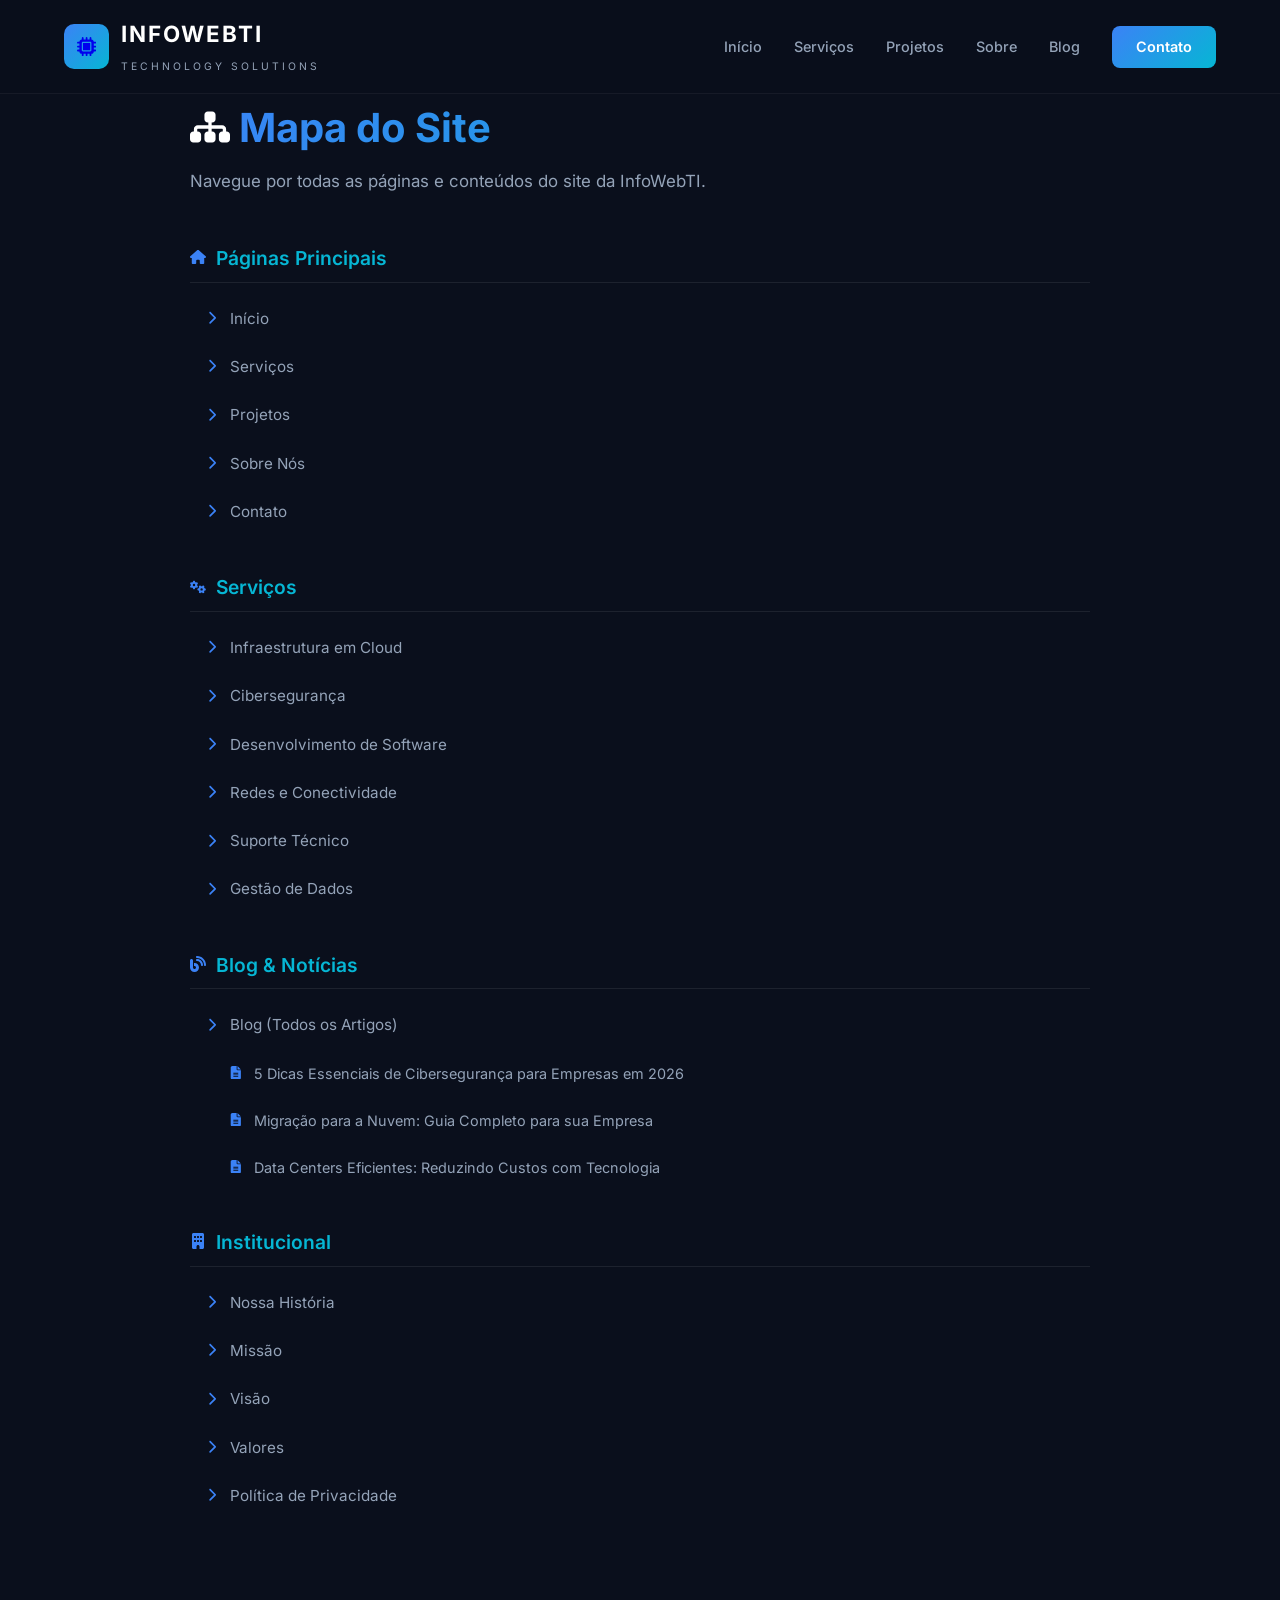
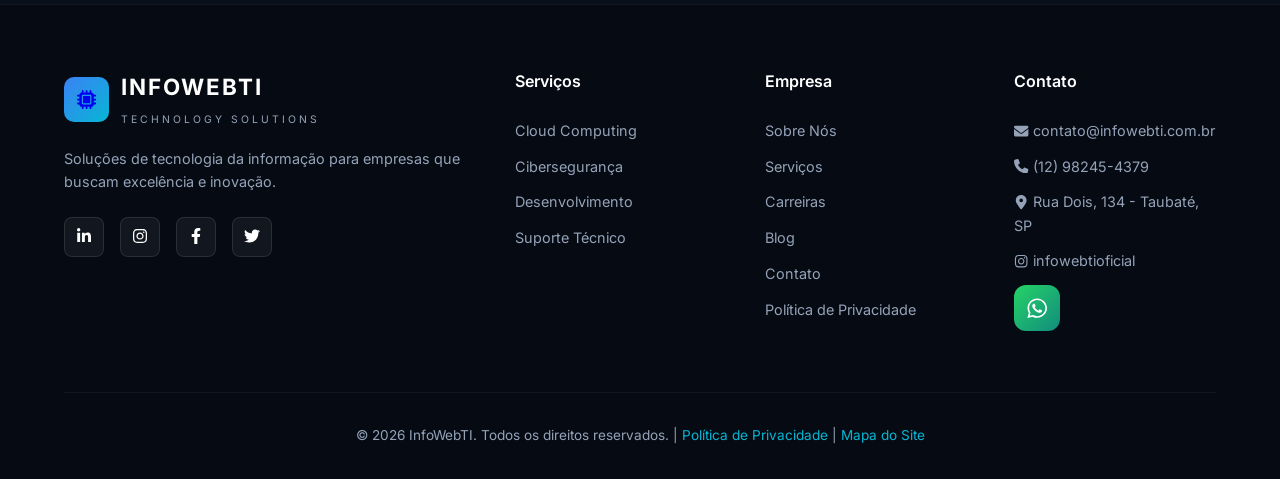
<file: infowebtipages/sitemap.html>
<!DOCTYPE html>
<html lang="pt-BR">
<head>
    <meta charset="UTF-8">
    <meta name="viewport" content="width=device-width, initial-scale=1.0">
    <!-- ===== TAGS SEO / REDES SOCIAIS ===== -->
    <meta name="description" content="Mapa do site InfoWebTI - Navegue por todas as páginas e conteúdos do nosso site."/>
    <meta name="keywords" content="infowebti, mapa do site, sitemap, navegação"/>
    <meta name="robots" content="index, follow" />
    <meta itemprop="name" content="Mapa do Site | InfoWebTI" />
    <meta itemprop="description" content="Mapa do site InfoWebTI - Navegue por todas as páginas e conteúdos do nosso site." />
    <meta itemprop="image" content="https://www.infowebti.com.br/img/infowebti.jpg" />
    <meta itemprop="url" content="https://www.infowebti.com.br/sitemap.html" />
    <meta property="og:type" content="website" />
    <meta property="og:title" content="Mapa do Site | InfoWebTI" />
    <meta property="og:description" content="Mapa do site InfoWebTI - Navegue por todas as páginas e conteúdos do nosso site."/>
    <meta property="og:image" content="https://www.infowebti.com.br/img/infowebti.jpg" />
    <meta property="og:image:alt" content="Mapa do Site InfoWebTI" />
    <meta property="og:url" content="https://www.infowebti.com.br/sitemap.html" />
    <meta property="og:site_name" content="Infowebti Soluções Tecnológicas" />
    <meta property="og:locale" content="pt_BR" />
    <link rel="me" href="https://www.instagram.com/infowebtioficial" />
    <link rel="me" href="https://www.facebook.com/profile.php?id=100083200977364" />
    <meta property="twitter:domain" content="https://www.infowebti.com.br" />
    <meta property="twitter:title" content="Mapa do Site | InfoWebTI" />
    <meta property="twitter:description" content="Mapa do site InfoWebTI - Navegue por todas as páginas e conteúdos do nosso site." />
    <meta property="twitter:image" content="https://www.infowebti.com.br/img/infowebti.jpg" />
    <meta property="twitter:url" content="https://www.infowebti.com.br/sitemap.html" />
    <link rel="base" href="https://www.infowebti.com.br" />
    <link rel="canonical" href="https://www.infowebti.com.br/sitemap.html" />
    <link rel="sitemap" type="application/xml" href="https://www.infowebti.com.br/sitemap.xml" />
    <link rel="author" href="https://www.infowebti.com.br" />
    <link rel="publisher" href="https://www.infowebti.com.br" />
    <!-- ===== FIM DAS TAGS SEO ===== -->
    <title>Mapa do Site | InfoWebTI</title>

    <style>
    .fas, .far, .fab { font-style: normal; }
    .fas svg, .far svg, .fab svg { vertical-align: -0.125em; display: inline-block; }
    .band-stat h3 i svg { fill: var(--accent-cyan); }
    .depoimento-icon i { display: flex; align-items: center; justify-content: center; }
    .depoimento-icon svg { width: 1.25em; height: 1.25em; }
    .depoimento-icon i.fa-project-diagram svg { width: 1.15em; height: 1.15em; }
    .depoimento-icon i.fa-calendar-check svg { width: 1em; height: 1em; }
    .footer-column a i svg { vertical-align: -0.15em; }
    .footer-column a .fa-phone svg { width: 1em; height: 1em; vertical-align: -0.12em; }
  </style>
    <link rel="stylesheet" href="css/style.min.css?v=1.4">
        <link rel="icon" type="image/png" sizes="32x32" href="img/favicon-32x32.png">
    <link rel="icon" type="image/png" sizes="16x16" href="img/favicon-16x16.png">
    <link rel="apple-touch-icon" sizes="180x180" href="img/apple-touch-icon.png">
    <link rel="icon" type="image/png" href="img/favicon.png?v=1.2">
    <link rel="manifest" href="site.webmanifest">
    <style>
        .sitemap-section { padding: 6rem 5% 3rem; background: var(--primary-dark); }
        .sitemap-container { max-width: 900px; margin: 0 auto; }
        .sitemap-container h1 {
            font-size: 2.5rem; font-weight: 700; margin-bottom: 0.5rem;
            background: linear-gradient(135deg, var(--accent-blue), var(--accent-cyan));
            -webkit-background-clip: text; -webkit-text-fill-color: transparent; background-clip: text;
        }
        .sitemap-container > p { color: var(--text-gray); margin-bottom: 3rem; font-size: 1.05rem; }
        .sitemap-group { margin-bottom: 2.5rem; }
        .sitemap-group h2 {
            font-size: 1.2rem; font-weight: 600; color: var(--accent-cyan); margin-bottom: 1rem;
            padding-bottom: 0.5rem; border-bottom: 1px solid rgba(255,255,255,0.08);
            display: flex; align-items: center; gap: 0.6rem;
        }
        .sitemap-group h2 i { color: var(--accent-blue); font-size: 1rem; }
        .sitemap-list { list-style: none; }
        .sitemap-list li { margin-bottom: 0.5rem; }
        .sitemap-list a {
            color: var(--text-gray); text-decoration: none; font-size: 0.95rem;
            display: flex; align-items: center; gap: 0.6rem; padding: 0.5rem 0.8rem;
            border-radius: 8px; transition: all 0.3s ease;
        }
        .sitemap-list a:hover { color: var(--text-light); background: var(--glass-bg); }
        .sitemap-list a i { color: var(--accent-blue); font-size: 0.85rem; width: 18px; text-align: center; }
        .sitemap-list .sub-list { margin-left: 1.5rem; }
        .sitemap-list .sub-list a { font-size: 0.9rem; color: var(--text-gray); }
    </style>
</head>
<body>
    <header id="header">
        <a href="index.html" class="logo">
            <div class="logo-icon"><i class="fas fa-microchip"><svg xmlns="http://www.w3.org/2000/svg" viewBox="0 0 512 512" width="1em" height="1em" fill="currentColor" aria-hidden="true" focusable="false"><path d="M176 24c0-13.3-10.7-24-24-24s-24 10.7-24 24V64c-35.3 0-64 28.7-64 64H24c-13.3 0-24 10.7-24 24s10.7 24 24 24H64v56H24c-13.3 0-24 10.7-24 24s10.7 24 24 24H64v56H24c-13.3 0-24 10.7-24 24s10.7 24 24 24H64c0 35.3 28.7 64 64 64v40c0 13.3 10.7 24 24 24s24-10.7 24-24V448h56v40c0 13.3 10.7 24 24 24s24-10.7 24-24V448h56v40c0 13.3 10.7 24 24 24s24-10.7 24-24V448c35.3 0 64-28.7 64-64h40c13.3 0 24-10.7 24-24s-10.7-24-24-24H448V280h40c13.3 0 24-10.7 24-24s-10.7-24-24-24H448V176h40c13.3 0 24-10.7 24-24s-10.7-24-24-24H448c0-35.3-28.7-64-64-64V24c0-13.3-10.7-24-24-24s-24 10.7-24 24V64H280V24c0-13.3-10.7-24-24-24s-24 10.7-24 24V64H176V24zM160 128H352c17.7 0 32 14.3 32 32V352c0 17.7-14.3 32-32 32H160c-17.7 0-32-14.3-32-32V160c0-17.7 14.3-32 32-32zm192 32H160V352H352V160z"/></svg></i></div>
            <div class="logo-text">
                <h1>INFOWEBTI</h1>
                <span>Technology Solutions</span>
            </div>
        </a>
        <nav id="nav">
            <a href="index.html">Início</a>
            <a href="servicos.html">Serviços</a>
            <a href="projetos.html">Projetos</a>
            <a href="sobre.html">Sobre</a>
            <a href="blog.html">Blog</a>
            <a href="contato.html" class="nav-cta">Contato</a>
        </nav>
        <div class="menu-toggle" id="menuToggle">
            <span></span><span></span><span></span>
        </div>
    </header>

    <section class="sitemap-section">
        <div class="sitemap-container">
            <h1><i class="fas fa-sitemap"><svg xmlns="http://www.w3.org/2000/svg" viewBox="0 0 576 512" width="1em" height="1em" fill="currentColor" aria-hidden="true" focusable="false"><path d="M208 80c0-26.5 21.5-48 48-48h64c26.5 0 48 21.5 48 48v64c0 26.5-21.5 48-48 48h-8v40H464c30.9 0 56 25.1 56 56v32h8c26.5 0 48 21.5 48 48v64c0 26.5-21.5 48-48 48H464c-26.5 0-48-21.5-48-48V368c0-26.5 21.5-48 48-48h8V288c0-4.4-3.6-8-8-8H312v40h8c26.5 0 48 21.5 48 48v64c0 26.5-21.5 48-48 48H256c-26.5 0-48-21.5-48-48V368c0-26.5 21.5-48 48-48h8V280H112c-4.4 0-8 3.6-8 8v32h8c26.5 0 48 21.5 48 48v64c0 26.5-21.5 48-48 48H48c-26.5 0-48-21.5-48-48V368c0-26.5 21.5-48 48-48h8V288c0-30.9 25.1-56 56-56H264V192h-8c-26.5 0-48-21.5-48-48V80z"/></svg></i> Mapa do Site</h1>
            <p>Navegue por todas as páginas e conteúdos do site da InfoWebTI.</p>

            <div class="sitemap-group">
                <h2><i class="fas fa-home"><svg xmlns="http://www.w3.org/2000/svg" viewBox="0 0 576 512" width="1em" height="1em" fill="currentColor" aria-hidden="true" focusable="false"><path d="M575.8 255.5c0 18-15 32.1-32 32.1h-32l.7 160.2c0 2.7-.2 5.4-.5 8.1V472c0 22.1-17.9 40-40 40H456c-1.1 0-2.2 0-3.3-.1c-1.4 .1-2.8 .1-4.2 .1H416 392c-22.1 0-40-17.9-40-40V448 384c0-17.7-14.3-32-32-32H256c-17.7 0-32 14.3-32 32v64 24c0 22.1-17.9 40-40 40H160 128.1c-1.5 0-3-.1-4.5-.2c-1.2 .1-2.4 .2-3.6 .2H104c-22.1 0-40-17.9-40-40V360c0-.9 0-1.9 .1-2.8V287.6H32c-18 0-32-14-32-32.1c0-9 3-17 10-24L266.4 8c7-7 15-8 22-8s15 2 21 7L564.8 231.5c8 7 12 15 11 24z"/></svg></i> Páginas Principais</h2>
                <ul class="sitemap-list">
                    <li><a href="index.html"><i class="fas fa-chevron-right"><svg xmlns="http://www.w3.org/2000/svg" viewBox="0 0 320 512" width="1em" height="1em" fill="currentColor" aria-hidden="true" focusable="false"><path d="M310.6 233.4c12.5 12.5 12.5 32.8 0 45.3l-192 192c-12.5 12.5-32.8 12.5-45.3 0s-12.5-32.8 0-45.3L242.7 256 73.4 86.6c-12.5-12.5-12.5-32.8 0-45.3s32.8-12.5 45.3 0l192 192z"/></svg></i> Início</a></li>
                    <li><a href="servicos.html"><i class="fas fa-chevron-right"><svg xmlns="http://www.w3.org/2000/svg" viewBox="0 0 320 512" width="1em" height="1em" fill="currentColor" aria-hidden="true" focusable="false"><path d="M310.6 233.4c12.5 12.5 12.5 32.8 0 45.3l-192 192c-12.5 12.5-32.8 12.5-45.3 0s-12.5-32.8 0-45.3L242.7 256 73.4 86.6c-12.5-12.5-12.5-32.8 0-45.3s32.8-12.5 45.3 0l192 192z"/></svg></i> Serviços</a></li>
                    <li><a href="projetos.html"><i class="fas fa-chevron-right"><svg xmlns="http://www.w3.org/2000/svg" viewBox="0 0 320 512" width="1em" height="1em" fill="currentColor" aria-hidden="true" focusable="false"><path d="M310.6 233.4c12.5 12.5 12.5 32.8 0 45.3l-192 192c-12.5 12.5-32.8 12.5-45.3 0s-12.5-32.8 0-45.3L242.7 256 73.4 86.6c-12.5-12.5-12.5-32.8 0-45.3s32.8-12.5 45.3 0l192 192z"/></svg></i> Projetos</a></li>
                    <li><a href="sobre.html"><i class="fas fa-chevron-right"><svg xmlns="http://www.w3.org/2000/svg" viewBox="0 0 320 512" width="1em" height="1em" fill="currentColor" aria-hidden="true" focusable="false"><path d="M310.6 233.4c12.5 12.5 12.5 32.8 0 45.3l-192 192c-12.5 12.5-32.8 12.5-45.3 0s-12.5-32.8 0-45.3L242.7 256 73.4 86.6c-12.5-12.5-12.5-32.8 0-45.3s32.8-12.5 45.3 0l192 192z"/></svg></i> Sobre Nós</a></li>
                    <li><a href="contato.html"><i class="fas fa-chevron-right"><svg xmlns="http://www.w3.org/2000/svg" viewBox="0 0 320 512" width="1em" height="1em" fill="currentColor" aria-hidden="true" focusable="false"><path d="M310.6 233.4c12.5 12.5 12.5 32.8 0 45.3l-192 192c-12.5 12.5-32.8 12.5-45.3 0s-12.5-32.8 0-45.3L242.7 256 73.4 86.6c-12.5-12.5-12.5-32.8 0-45.3s32.8-12.5 45.3 0l192 192z"/></svg></i> Contato</a></li>
                </ul>
            </div>

            <div class="sitemap-group">
                <h2><i class="fas fa-cogs"><svg xmlns="http://www.w3.org/2000/svg" viewBox="0 0 640 512" width="1em" height="1em" fill="currentColor" aria-hidden="true" focusable="false"><path d="M308.5 135.3c7.1-6.3 9.9-16.2 6.2-25c-2.3-5.3-4.8-10.5-7.6-15.5L304 89.4c-3-5-6.3-9.9-9.8-14.6c-5.7-7.6-15.7-10.1-24.7-7.1l-28.2 9.3c-10.7-8.8-23-16-36.2-20.9L199 27.1c-1.9-9.3-9.1-16.7-18.5-17.8C173.9 8.4 167.2 8 160.4 8h-.7c-6.8 0-13.5 .4-20.1 1.2c-9.4 1.1-16.6 8.6-18.5 17.8L115 56.1c-13.3 5-25.5 12.1-36.2 20.9L50.5 67.8c-9-3-19-.5-24.7 7.1c-3.5 4.7-6.8 9.6-9.9 14.6l-3 5.3c-2.8 5-5.3 10.2-7.6 15.6c-3.7 8.7-.9 18.6 6.2 25l22.2 19.8C32.6 161.9 32 168.9 32 176s.6 14.1 1.7 20.9L11.5 216.7c-7.1 6.3-9.9 16.2-6.2 25c2.3 5.3 4.8 10.5 7.6 15.6l3 5.2c3 5.1 6.3 9.9 9.9 14.6c5.7 7.6 15.7 10.1 24.7 7.1l28.2-9.3c10.7 8.8 23 16 36.2 20.9l6.1 29.1c1.9 9.3 9.1 16.7 18.5 17.8c6.7 .8 13.5 1.2 20.4 1.2s13.7-.4 20.4-1.2c9.4-1.1 16.6-8.6 18.5-17.8l6.1-29.1c13.3-5 25.5-12.1 36.2-20.9l28.2 9.3c9 3 19 .5 24.7-7.1c3.5-4.7 6.8-9.5 9.8-14.6l3.1-5.4c2.8-5 5.3-10.2 7.6-15.5c3.7-8.7 .9-18.6-6.2-25l-22.2-19.8c1.1-6.8 1.7-13.8 1.7-20.9s-.6-14.1-1.7-20.9l22.2-19.8zM112 176a48 48 0 1 1 96 0 48 48 0 1 1 -96 0zM504.7 500.5c6.3 7.1 16.2 9.9 25 6.2c5.3-2.3 10.5-4.8 15.5-7.6l5.4-3.1c5-3 9.9-6.3 14.6-9.8c7.6-5.7 10.1-15.7 7.1-24.7l-9.3-28.2c8.8-10.7 16-23 20.9-36.2l29.1-6.1c9.3-1.9 16.7-9.1 17.8-18.5c.8-6.7 1.2-13.5 1.2-20.4s-.4-13.7-1.2-20.4c-1.1-9.4-8.6-16.6-17.8-18.5L583.9 307c-5-13.3-12.1-25.5-20.9-36.2l9.3-28.2c3-9 .5-19-7.1-24.7c-4.7-3.5-9.6-6.8-14.6-9.9l-5.3-3c-5-2.8-10.2-5.3-15.6-7.6c-8.7-3.7-18.6-.9-25 6.2l-19.8 22.2c-6.8-1.1-13.8-1.7-20.9-1.7s-14.1 .6-20.9 1.7l-19.8-22.2c-6.3-7.1-16.2-9.9-25-6.2c-5.3 2.3-10.5 4.8-15.6 7.6l-5.2 3c-5.1 3-9.9 6.3-14.6 9.9c-7.6 5.7-10.1 15.7-7.1 24.7l9.3 28.2c-8.8 10.7-16 23-20.9 36.2L315.1 313c-9.3 1.9-16.7 9.1-17.8 18.5c-.8 6.7-1.2 13.5-1.2 20.4s.4 13.7 1.2 20.4c1.1 9.4 8.6 16.6 17.8 18.5l29.1 6.1c5 13.3 12.1 25.5 20.9 36.2l-9.3 28.2c-3 9-.5 19 7.1 24.7c4.7 3.5 9.5 6.8 14.6 9.8l5.4 3.1c5 2.8 10.2 5.3 15.5 7.6c8.7 3.7 18.6 .9 25-6.2l19.8-22.2c6.8 1.1 13.8 1.7 20.9 1.7s14.1-.6 20.9-1.7l19.8 22.2zM464 304a48 48 0 1 1 0 96 48 48 0 1 1 0-96z"/></svg></i> Serviços</h2>
                <ul class="sitemap-list">
                    <li><a href="servicos.html#cloud"><i class="fas fa-chevron-right"><svg xmlns="http://www.w3.org/2000/svg" viewBox="0 0 320 512" width="1em" height="1em" fill="currentColor" aria-hidden="true" focusable="false"><path d="M310.6 233.4c12.5 12.5 12.5 32.8 0 45.3l-192 192c-12.5 12.5-32.8 12.5-45.3 0s-12.5-32.8 0-45.3L242.7 256 73.4 86.6c-12.5-12.5-12.5-32.8 0-45.3s32.8-12.5 45.3 0l192 192z"/></svg></i> Infraestrutura em Cloud</a></li>
                    <li><a href="servicos.html#seguranca"><i class="fas fa-chevron-right"><svg xmlns="http://www.w3.org/2000/svg" viewBox="0 0 320 512" width="1em" height="1em" fill="currentColor" aria-hidden="true" focusable="false"><path d="M310.6 233.4c12.5 12.5 12.5 32.8 0 45.3l-192 192c-12.5 12.5-32.8 12.5-45.3 0s-12.5-32.8 0-45.3L242.7 256 73.4 86.6c-12.5-12.5-12.5-32.8 0-45.3s32.8-12.5 45.3 0l192 192z"/></svg></i> Cibersegurança</a></li>
                    <li><a href="servicos.html#software"><i class="fas fa-chevron-right"><svg xmlns="http://www.w3.org/2000/svg" viewBox="0 0 320 512" width="1em" height="1em" fill="currentColor" aria-hidden="true" focusable="false"><path d="M310.6 233.4c12.5 12.5 12.5 32.8 0 45.3l-192 192c-12.5 12.5-32.8 12.5-45.3 0s-12.5-32.8 0-45.3L242.7 256 73.4 86.6c-12.5-12.5-12.5-32.8 0-45.3s32.8-12.5 45.3 0l192 192z"/></svg></i> Desenvolvimento de Software</a></li>
                    <li><a href="servicos.html#redes"><i class="fas fa-chevron-right"><svg xmlns="http://www.w3.org/2000/svg" viewBox="0 0 320 512" width="1em" height="1em" fill="currentColor" aria-hidden="true" focusable="false"><path d="M310.6 233.4c12.5 12.5 12.5 32.8 0 45.3l-192 192c-12.5 12.5-32.8 12.5-45.3 0s-12.5-32.8 0-45.3L242.7 256 73.4 86.6c-12.5-12.5-12.5-32.8 0-45.3s32.8-12.5 45.3 0l192 192z"/></svg></i> Redes e Conectividade</a></li>
                    <li><a href="servicos.html#suporte"><i class="fas fa-chevron-right"><svg xmlns="http://www.w3.org/2000/svg" viewBox="0 0 320 512" width="1em" height="1em" fill="currentColor" aria-hidden="true" focusable="false"><path d="M310.6 233.4c12.5 12.5 12.5 32.8 0 45.3l-192 192c-12.5 12.5-32.8 12.5-45.3 0s-12.5-32.8 0-45.3L242.7 256 73.4 86.6c-12.5-12.5-12.5-32.8 0-45.3s32.8-12.5 45.3 0l192 192z"/></svg></i> Suporte Técnico</a></li>
                    <li><a href="servicos.html#dados"><i class="fas fa-chevron-right"><svg xmlns="http://www.w3.org/2000/svg" viewBox="0 0 320 512" width="1em" height="1em" fill="currentColor" aria-hidden="true" focusable="false"><path d="M310.6 233.4c12.5 12.5 12.5 32.8 0 45.3l-192 192c-12.5 12.5-32.8 12.5-45.3 0s-12.5-32.8 0-45.3L242.7 256 73.4 86.6c-12.5-12.5-12.5-32.8 0-45.3s32.8-12.5 45.3 0l192 192z"/></svg></i> Gestão de Dados</a></li>
                </ul>
            </div>

            <div class="sitemap-group">
                <h2><i class="fas fa-blog"><svg xmlns="http://www.w3.org/2000/svg" viewBox="0 0 512 512" width="1em" height="1em" fill="currentColor" aria-hidden="true" focusable="false"><path d="M192 32c0 17.7 14.3 32 32 32c123.7 0 224 100.3 224 224c0 17.7 14.3 32 32 32s32-14.3 32-32C512 128.9 383.1 0 224 0c-17.7 0-32 14.3-32 32zm0 96c0 17.7 14.3 32 32 32c70.7 0 128 57.3 128 128c0 17.7 14.3 32 32 32s32-14.3 32-32c0-106-86-192-192-192c-17.7 0-32 14.3-32 32zM96 144c0-26.5-21.5-48-48-48S0 117.5 0 144V368c0 79.5 64.5 144 144 144s144-64.5 144-144s-64.5-144-144-144H128v96h16c26.5 0 48 21.5 48 48s-21.5 48-48 48s-48-21.5-48-48V144z"/></svg></i> Blog &amp; Notícias</h2>
                <ul class="sitemap-list">
                    <li><a href="blog.html"><i class="fas fa-chevron-right"><svg xmlns="http://www.w3.org/2000/svg" viewBox="0 0 320 512" width="1em" height="1em" fill="currentColor" aria-hidden="true" focusable="false"><path d="M310.6 233.4c12.5 12.5 12.5 32.8 0 45.3l-192 192c-12.5 12.5-32.8 12.5-45.3 0s-12.5-32.8 0-45.3L242.7 256 73.4 86.6c-12.5-12.5-12.5-32.8 0-45.3s32.8-12.5 45.3 0l192 192z"/></svg></i> Blog (Todos os Artigos)</a></li>
                    <li class="sub-list"><a href="blog/artigo-ciberseguranca.html"><i class="fas fa-file-alt"><svg xmlns="http://www.w3.org/2000/svg" viewBox="0 0 384 512" width="1em" height="1em" fill="currentColor" aria-hidden="true" focusable="false"><path d="M64 0C28.7 0 0 28.7 0 64V448c0 35.3 28.7 64 64 64H320c35.3 0 64-28.7 64-64V160H256c-17.7 0-32-14.3-32-32V0H64zM256 0V128H384L256 0zM112 256H272c8.8 0 16 7.2 16 16s-7.2 16-16 16H112c-8.8 0-16-7.2-16-16s7.2-16 16-16zm0 64H272c8.8 0 16 7.2 16 16s-7.2 16-16 16H112c-8.8 0-16-7.2-16-16s7.2-16 16-16zm0 64H272c8.8 0 16 7.2 16 16s-7.2 16-16 16H112c-8.8 0-16-7.2-16-16s7.2-16 16-16z"/></svg></i> 5 Dicas Essenciais de Cibersegurança para Empresas em 2026</a></li>
                    <li class="sub-list"><a href="blog/artigo-migracao-nuvem.html"><i class="fas fa-file-alt"><svg xmlns="http://www.w3.org/2000/svg" viewBox="0 0 384 512" width="1em" height="1em" fill="currentColor" aria-hidden="true" focusable="false"><path d="M64 0C28.7 0 0 28.7 0 64V448c0 35.3 28.7 64 64 64H320c35.3 0 64-28.7 64-64V160H256c-17.7 0-32-14.3-32-32V0H64zM256 0V128H384L256 0zM112 256H272c8.8 0 16 7.2 16 16s-7.2 16-16 16H112c-8.8 0-16-7.2-16-16s7.2-16 16-16zm0 64H272c8.8 0 16 7.2 16 16s-7.2 16-16 16H112c-8.8 0-16-7.2-16-16s7.2-16 16-16zm0 64H272c8.8 0 16 7.2 16 16s-7.2 16-16 16H112c-8.8 0-16-7.2-16-16s7.2-16 16-16z"/></svg></i> Migração para a Nuvem: Guia Completo para sua Empresa</a></li>
                    <li class="sub-list"><a href="blog/artigo-data-centers.html"><i class="fas fa-file-alt"><svg xmlns="http://www.w3.org/2000/svg" viewBox="0 0 384 512" width="1em" height="1em" fill="currentColor" aria-hidden="true" focusable="false"><path d="M64 0C28.7 0 0 28.7 0 64V448c0 35.3 28.7 64 64 64H320c35.3 0 64-28.7 64-64V160H256c-17.7 0-32-14.3-32-32V0H64zM256 0V128H384L256 0zM112 256H272c8.8 0 16 7.2 16 16s-7.2 16-16 16H112c-8.8 0-16-7.2-16-16s7.2-16 16-16zm0 64H272c8.8 0 16 7.2 16 16s-7.2 16-16 16H112c-8.8 0-16-7.2-16-16s7.2-16 16-16zm0 64H272c8.8 0 16 7.2 16 16s-7.2 16-16 16H112c-8.8 0-16-7.2-16-16s7.2-16 16-16z"/></svg></i> Data Centers Eficientes: Reduzindo Custos com Tecnologia</a></li>
                </ul>
            </div>

            <div class="sitemap-group">
                <h2><i class="fas fa-building"><svg xmlns="http://www.w3.org/2000/svg" viewBox="0 0 384 512" width="1em" height="1em" fill="currentColor" aria-hidden="true" focusable="false"><path d="M48 0C21.5 0 0 21.5 0 48V464c0 26.5 21.5 48 48 48h96V432c0-26.5 21.5-48 48-48s48 21.5 48 48v80h96c26.5 0 48-21.5 48-48V48c0-26.5-21.5-48-48-48H48zM64 240c0-8.8 7.2-16 16-16h32c8.8 0 16 7.2 16 16v32c0 8.8-7.2 16-16 16H80c-8.8 0-16-7.2-16-16V240zm112-16h32c8.8 0 16 7.2 16 16v32c0 8.8-7.2 16-16 16H176c-8.8 0-16-7.2-16-16V240c0-8.8 7.2-16 16-16zm80 16c0-8.8 7.2-16 16-16h32c8.8 0 16 7.2 16 16v32c0 8.8-7.2 16-16 16H272c-8.8 0-16-7.2-16-16V240zM80 96h32c8.8 0 16 7.2 16 16v32c0 8.8-7.2 16-16 16H80c-8.8 0-16-7.2-16-16V112c0-8.8 7.2-16 16-16zm80 16c0-8.8 7.2-16 16-16h32c8.8 0 16 7.2 16 16v32c0 8.8-7.2 16-16 16H176c-8.8 0-16-7.2-16-16V112zM272 96h32c8.8 0 16 7.2 16 16v32c0 8.8-7.2 16-16 16H272c-8.8 0-16-7.2-16-16V112c0-8.8 7.2-16 16-16z"/></svg></i> Institucional</h2>
                <ul class="sitemap-list">
                    <li><a href="sobre.html#historia"><i class="fas fa-chevron-right"><svg xmlns="http://www.w3.org/2000/svg" viewBox="0 0 320 512" width="1em" height="1em" fill="currentColor" aria-hidden="true" focusable="false"><path d="M310.6 233.4c12.5 12.5 12.5 32.8 0 45.3l-192 192c-12.5 12.5-32.8 12.5-45.3 0s-12.5-32.8 0-45.3L242.7 256 73.4 86.6c-12.5-12.5-12.5-32.8 0-45.3s32.8-12.5 45.3 0l192 192z"/></svg></i> Nossa História</a></li>
                    <li><a href="sobre.html#missao"><i class="fas fa-chevron-right"><svg xmlns="http://www.w3.org/2000/svg" viewBox="0 0 320 512" width="1em" height="1em" fill="currentColor" aria-hidden="true" focusable="false"><path d="M310.6 233.4c12.5 12.5 12.5 32.8 0 45.3l-192 192c-12.5 12.5-32.8 12.5-45.3 0s-12.5-32.8 0-45.3L242.7 256 73.4 86.6c-12.5-12.5-12.5-32.8 0-45.3s32.8-12.5 45.3 0l192 192z"/></svg></i> Missão</a></li>
                    <li><a href="sobre.html#visao"><i class="fas fa-chevron-right"><svg xmlns="http://www.w3.org/2000/svg" viewBox="0 0 320 512" width="1em" height="1em" fill="currentColor" aria-hidden="true" focusable="false"><path d="M310.6 233.4c12.5 12.5 12.5 32.8 0 45.3l-192 192c-12.5 12.5-32.8 12.5-45.3 0s-12.5-32.8 0-45.3L242.7 256 73.4 86.6c-12.5-12.5-12.5-32.8 0-45.3s32.8-12.5 45.3 0l192 192z"/></svg></i> Visão</a></li>
                    <li><a href="sobre.html#valores"><i class="fas fa-chevron-right"><svg xmlns="http://www.w3.org/2000/svg" viewBox="0 0 320 512" width="1em" height="1em" fill="currentColor" aria-hidden="true" focusable="false"><path d="M310.6 233.4c12.5 12.5 12.5 32.8 0 45.3l-192 192c-12.5 12.5-32.8 12.5-45.3 0s-12.5-32.8 0-45.3L242.7 256 73.4 86.6c-12.5-12.5-12.5-32.8 0-45.3s32.8-12.5 45.3 0l192 192z"/></svg></i> Valores</a></li>
                    <li><a href="politica.html"><i class="fas fa-chevron-right"><svg xmlns="http://www.w3.org/2000/svg" viewBox="0 0 320 512" width="1em" height="1em" fill="currentColor" aria-hidden="true" focusable="false"><path d="M310.6 233.4c12.5 12.5 12.5 32.8 0 45.3l-192 192c-12.5 12.5-32.8 12.5-45.3 0s-12.5-32.8 0-45.3L242.7 256 73.4 86.6c-12.5-12.5-12.5-32.8 0-45.3s32.8-12.5 45.3 0l192 192z"/></svg></i> Política de Privacidade</a></li>
                </ul>
            </div>
        </div>
    </section>

    <footer>
        <div class="footer-content">
            <div class="footer-brand">
                <a href="index.html" class="logo">
                    <div class="logo-icon"><i class="fas fa-microchip"><svg xmlns="http://www.w3.org/2000/svg" viewBox="0 0 512 512" width="1em" height="1em" fill="currentColor" aria-hidden="true" focusable="false"><path d="M176 24c0-13.3-10.7-24-24-24s-24 10.7-24 24V64c-35.3 0-64 28.7-64 64H24c-13.3 0-24 10.7-24 24s10.7 24 24 24H64v56H24c-13.3 0-24 10.7-24 24s10.7 24 24 24H64v56H24c-13.3 0-24 10.7-24 24s10.7 24 24 24H64c0 35.3 28.7 64 64 64v40c0 13.3 10.7 24 24 24s24-10.7 24-24V448h56v40c0 13.3 10.7 24 24 24s24-10.7 24-24V448h56v40c0 13.3 10.7 24 24 24s24-10.7 24-24V448c35.3 0 64-28.7 64-64h40c13.3 0 24-10.7 24-24s-10.7-24-24-24H448V280h40c13.3 0 24-10.7 24-24s-10.7-24-24-24H448V176h40c13.3 0 24-10.7 24-24s-10.7-24-24-24H448c0-35.3-28.7-64-64-64V24c0-13.3-10.7-24-24-24s-24 10.7-24 24V64H280V24c0-13.3-10.7-24-24-24s-24 10.7-24 24V64H176V24zM160 128H352c17.7 0 32 14.3 32 32V352c0 17.7-14.3 32-32 32H160c-17.7 0-32-14.3-32-32V160c0-17.7 14.3-32 32-32zm192 32H160V352H352V160z"/></svg></i></div>
                    <div class="logo-text">
                        <h1>INFOWEBTI</h1>
                        <span>Technology Solutions</span>
                    </div>
                </a>
                <p>Soluções de tecnologia da informação para empresas que buscam excelência e inovação.</p>
                <div class="social-links">
                    <a href="#"><i class="fab fa-linkedin-in"><svg xmlns="http://www.w3.org/2000/svg" viewBox="0 0 448 512" width="1em" height="1em" fill="currentColor" aria-hidden="true" focusable="false"><path d="M100.28 448H7.4V148.9h92.88zM53.79 108.1C24.09 108.1 0 83.5 0 53.8a53.79 53.79 0 0 1 107.58 0c0 29.7-24.1 54.3-53.79 54.3zM447.9 448h-92.68V302.4c0-34.7-.7-79.2-48.29-79.2-48.29 0-55.69 37.7-55.69 76.7V448h-92.78V148.9h89.08v40.8h1.3c12.4-23.5 42.69-48.3 87.88-48.3 94 0 111.28 61.9 111.28 142.3V448z"/></svg></i></a>
                    <a href="https://www.instagram.com/infowebtioficial" target="_blank" rel="me" aria-label="Instagram"><i class="fab fa-instagram"><svg xmlns="http://www.w3.org/2000/svg" viewBox="0 0 448 512" width="1em" height="1em" fill="currentColor" aria-hidden="true" focusable="false"><path d="M224.1 141c-63.6 0-114.9 51.3-114.9 114.9s51.3 114.9 114.9 114.9S339 319.5 339 255.9 287.7 141 224.1 141zm0 189.6c-41.1 0-74.7-33.5-74.7-74.7s33.5-74.7 74.7-74.7 74.7 33.5 74.7 74.7-33.6 74.7-74.7 74.7zm146.4-194.3c0 14.9-12 26.8-26.8 26.8-14.9 0-26.8-12-26.8-26.8s12-26.8 26.8-26.8 26.8 12 26.8 26.8zm76.1 27.2c-1.7-35.9-9.9-67.7-36.2-93.9-26.2-26.2-58-34.4-93.9-36.2-37-2.1-147.9-2.1-184.9 0-35.8 1.7-67.6 9.9-93.9 36.1s-34.4 58-36.2 93.9c-2.1 37-2.1 147.9 0 184.9 1.7 35.9 9.9 67.7 36.2 93.9s58 34.4 93.9 36.2c37 2.1 147.9 2.1 184.9 0 35.9-1.7 67.7-9.9 93.9-36.2 26.2-26.2 34.4-58 36.2-93.9 2.1-37 2.1-147.8 0-184.8zM398.8 388c-7.8 19.6-22.9 34.7-42.6 42.6-29.5 11.7-99.5 9-132.1 9s-102.7 2.6-132.1-9c-19.6-7.8-34.7-22.9-42.6-42.6-11.7-29.5-9-99.5-9-132.1s-2.6-102.7 9-132.1c7.8-19.6 22.9-34.7 42.6-42.6 29.5-11.7 99.5-9 132.1-9s102.7-2.6 132.1 9c19.6 7.8 34.7 22.9 42.6 42.6 11.7 29.5 9 99.5 9 132.1s2.7 102.7-9 132.1z"/></svg></i></a>
                    <a href="#"><i class="fab fa-facebook-f"><svg xmlns="http://www.w3.org/2000/svg" viewBox="0 0 320 512" width="1em" height="1em" fill="currentColor" aria-hidden="true" focusable="false"><path d="M279.14 288l14.22-92.66h-88.91v-60.13c0-25.35 12.42-50.06 52.24-50.06h40.42V6.26S260.43 0 225.36 0c-73.22 0-121.08 44.38-121.08 124.72v70.62H22.89V288h81.39v224h100.17V288z"/></svg></i></a>
                    <a href="#"><i class="fab fa-twitter"><svg xmlns="http://www.w3.org/2000/svg" viewBox="0 0 512 512" width="1em" height="1em" fill="currentColor" aria-hidden="true" focusable="false"><path d="M459.37 151.716c.325 4.548.325 9.097.325 13.645 0 138.72-105.583 298.558-298.558 298.558-59.452 0-114.68-17.219-161.137-47.106 8.447.974 16.568 1.299 25.34 1.299 49.055 0 94.213-16.568 130.274-44.832-46.132-.975-84.792-31.188-98.112-72.772 6.498.974 12.995 1.624 19.818 1.624 9.421 0 18.843-1.3 27.614-3.573-48.081-9.747-84.143-51.98-84.143-102.985v-1.299c13.969 7.797 30.214 12.67 47.431 13.319-28.264-18.843-46.781-51.005-46.781-87.391 0-19.492 5.197-37.36 14.294-52.954 51.655 63.675 129.3 105.258 216.365 109.807-1.624-7.797-2.599-15.918-2.599-24.04 0-57.828 46.782-104.934 104.934-104.934 30.213 0 57.502 12.67 76.67 33.137 23.715-4.548 46.456-13.32 66.599-25.34-7.798 24.366-24.366 44.833-46.132 57.827 21.117-2.273 41.584-8.122 60.426-16.243-14.292 20.791-32.161 39.308-52.628 54.253z"/></svg></i></a>
                </div>
            </div>
            <div class="footer-column">
                <h4>Serviços</h4>
                <a href="servicos.html">Cloud Computing</a>
                <a href="servicos.html">Cibersegurança</a>
                <a href="servicos.html">Desenvolvimento</a>
                <a href="servicos.html">Suporte Técnico</a>
            </div>
            <div class="footer-column">
                <h4>Empresa</h4>
                <a href="sobre.html">Sobre Nós</a>
                <a href="servicos.html">Serviços</a>
                <a href="#">Carreiras</a>
                <a href="blog.html">Blog</a>
                <a href="contato.html">Contato</a>
                <a href="politica.html">Política de Privacidade</a>
            </div>
            <div class="footer-column">
                <h4>Contato</h4>
                <a href="mailto:contato@infowebti.com.br"><i class="fas fa-envelope"><svg xmlns="http://www.w3.org/2000/svg" viewBox="0 0 512 512" width="1em" height="1em" fill="currentColor" aria-hidden="true" focusable="false"><path d="M48 64C21.5 64 0 85.5 0 112c0 15.1 7.1 29.3 19.2 38.4L236.8 313.6c11.4 8.5 27 8.5 38.4 0L492.8 150.4c12.1-9.1 19.2-23.3 19.2-38.4c0-26.5-21.5-48-48-48H48zM0 176V384c0 35.3 28.7 64 64 64H448c35.3 0 64-28.7 64-64V176L294.4 339.2c-22.8 17.1-54 17.1-76.8 0L0 176z"/></svg></i> contato@infowebti.com.br</a>
                <a href="tel:+5512982454379"><i class="fas fa-phone"><svg xmlns="http://www.w3.org/2000/svg" viewBox="0 0 512 512" width="1em" height="1em" fill="currentColor" aria-hidden="true" focusable="false"><path d="M164.9 24.6c-7.7-18.6-28-28.5-47.4-23.2l-88 24C12.1 30.2 0 46 0 64C0 311.4 200.6 512 448 512c18 0 33.8-12.1 38.6-29.5l24-88c5.3-19.4-4.6-39.7-23.2-47.4l-96-40c-16.3-6.8-35.2-2.1-46.3 11.6L304.7 368C234.3 334.7 177.3 277.7 144 207.3L193.3 167c13.7-11.2 18.4-30 11.6-46.3l-40-96z"/></svg></i> (12) 98245-4379</a>
                <a href="#"><i class="fas fa-map-marker-alt"><svg xmlns="http://www.w3.org/2000/svg" viewBox="0 0 384 512" width="1em" height="1em" fill="currentColor" aria-hidden="true" focusable="false"><path d="M215.7 499.2C267 435 384 279.4 384 192C384 86 298 0 192 0S0 86 0 192c0 87.4 117 243 168.3 307.2c12.3 15.3 35.1 15.3 47.4 0zM192 128a64 64 0 1 1 0 128 64 64 0 1 1 0-128z"/></svg></i> Rua Dois, 134 - Taubaté, SP</a>
                <a href="https://www.instagram.com/infowebtioficial" target="_blank" rel="me"><i class="fab fa-instagram"><svg xmlns="http://www.w3.org/2000/svg" viewBox="0 0 448 512" width="1em" height="1em" fill="currentColor" aria-hidden="true" focusable="false"><path d="M224.1 141c-63.6 0-114.9 51.3-114.9 114.9s51.3 114.9 114.9 114.9S339 319.5 339 255.9 287.7 141 224.1 141zm0 189.6c-41.1 0-74.7-33.5-74.7-74.7s33.5-74.7 74.7-74.7 74.7 33.5 74.7 74.7-33.6 74.7-74.7 74.7zm146.4-194.3c0 14.9-12 26.8-26.8 26.8-14.9 0-26.8-12-26.8-26.8s12-26.8 26.8-26.8 26.8 12 26.8 26.8zm76.1 27.2c-1.7-35.9-9.9-67.7-36.2-93.9-26.2-26.2-58-34.4-93.9-36.2-37-2.1-147.9-2.1-184.9 0-35.8 1.7-67.6 9.9-93.9 36.1s-34.4 58-36.2 93.9c-2.1 37-2.1 147.9 0 184.9 1.7 35.9 9.9 67.7 36.2 93.9s58 34.4 93.9 36.2c37 2.1 147.9 2.1 184.9 0 35.9-1.7 67.7-9.9 93.9-36.2 26.2-26.2 34.4-58 36.2-93.9 2.1-37 2.1-147.8 0-184.8zM398.8 388c-7.8 19.6-22.9 34.7-42.6 42.6-29.5 11.7-99.5 9-132.1 9s-102.7 2.6-132.1-9c-19.6-7.8-34.7-22.9-42.6-42.6-11.7-29.5-9-99.5-9-132.1s-2.6-102.7 9-132.1c7.8-19.6 22.9-34.7 42.6-42.6 29.5-11.7 99.5-9 132.1-9s102.7-2.6 132.1 9c19.6 7.8 34.7 22.9 42.6 42.6 11.7 29.5 9 99.5 9 132.1s2.7 102.7-9 132.1z"/></svg></i> infowebtioficial</a>
                <a href="https://wa.me/5512982454379" target="_blank" class="social-btn whatsapp" aria-label="WhatsApp"><i class="fab fa-whatsapp"><svg xmlns="http://www.w3.org/2000/svg" viewBox="0 0 448 512" width="1em" height="1em" fill="currentColor" aria-hidden="true" focusable="false"><path d="M380.9 97.1C339 55.1 283.2 32 223.9 32c-122.4 0-222 99.6-222 222 0 39.1 10.2 77.3 29.6 111L0 480l117.7-30.9c32.4 17.7 68.9 27 106.1 27h.1c122.3 0 224.1-99.6 224.1-222 0-59.3-25.2-115-67.1-157zm-157 341.6c-33.2 0-65.7-8.9-94-25.7l-6.7-4-69.8 18.3L72 359.2l-4.4-7c-18.5-29.4-28.2-63.3-28.2-98.2 0-101.7 82.8-184.5 184.6-184.5 49.3 0 95.6 19.2 130.4 54.1 34.8 34.9 56.2 81.2 56.1 130.5 0 101.8-84.9 184.6-186.6 184.6zm101.2-138.2c-5.5-2.8-32.8-16.2-37.9-18-5.1-1.9-8.8-2.8-12.5 2.8-3.7 5.6-14.3 18-17.6 21.8-3.2 3.7-6.5 4.2-12 1.4-32.6-16.3-54-29.1-75.5-66-5.7-9.8 5.7-9.1 16.3-30.3 1.8-3.7.9-6.9-.5-9.7-1.4-2.8-12.5-30.1-17.1-41.2-4.5-10.8-9.1-9.3-12.5-9.5-3.2-.2-6.9-.2-10.6-.2-3.7 0-9.7 1.4-14.8 6.9-5.1 5.6-19.4 19-19.4 46.3 0 27.3 19.9 53.7 22.6 57.4 2.8 3.7 39.1 59.7 94.8 83.8 35.2 15.2 49 16.5 66.6 13.9 10.7-1.6 32.8-13.4 37.4-26.4 4.6-13 4.6-24.1 3.2-26.4-1.3-2.5-5-3.9-10.5-6.6z"/></svg></i></a>
            </div>
        </div>
        <div class="footer-bottom">
            <p>&copy; 2026 InfoWebTI. Todos os direitos reservados. | <a href="politica.html">Política de Privacidade</a> | <a href="sitemap.html">Mapa do Site</a></p>
        </div>
    </footer>

    <script src="js/script.js?v=1.2" defer></script>
    <div vw class="enabled">
        <div vw-access-button class="active"></div>
        <div vw-plugin-wrapper>
            <div class="vw-plugin-top-wrapper"></div>
        </div>
    </div>
    <script src="https://vlibras.gov.br/app/vlibras-plugin.js" defer></script>
    <script>
        (function () {
            var initVlibras = function () {
                new window.VLibras.Widget('https://vlibras.gov.br/app');
            };
            if (window.VLibras) initVlibras();
            else document.addEventListener('DOMContentLoaded', initVlibras);
        })();
    </script>
</body>
</html>
</file>
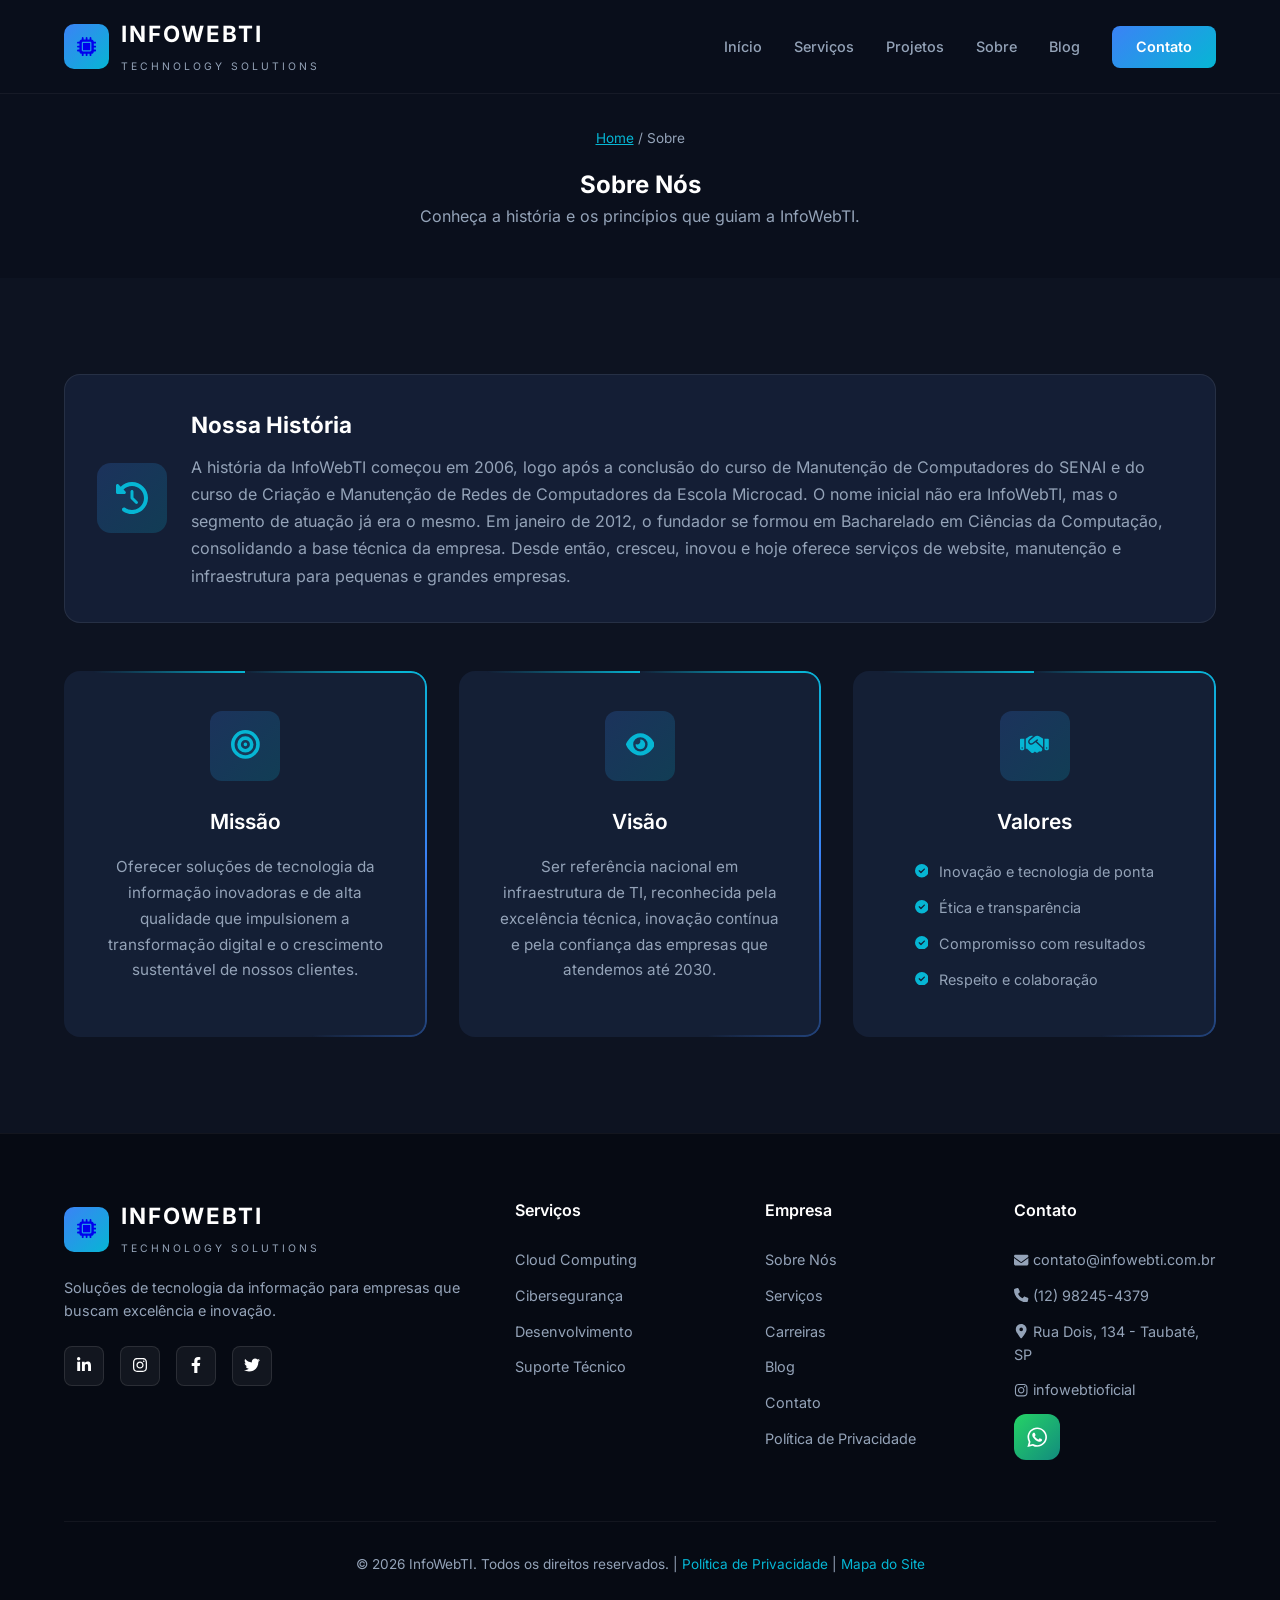
<file: infowebtipages/sobre.html>
<!DOCTYPE html>
<html lang="pt-BR">
<head>
    <meta charset="UTF-8">
    <meta name="viewport" content="width=device-width, initial-scale=1.0">
    <!-- ===== TAGS SEO / REDES SOCIAIS ===== -->
    <meta name="description" content="Infowebti, empresa de informática prestando serviços especializados em infraestrutura, suporte, helpdesk, manutenção e desenvolvimento"/>
    <meta name="keywords" content="infowebti, informática, infraestrutura, redes, projetos, computadores, servidores, manutenção, website"/>
    <meta name="robots" content="index, follow" />
    <meta itemprop="name" content="Infowebti, empresa de informática prestando serviços especializados em infraestrutura, suporte, helpdesk, manutenção e desenvolvimento" />
    <meta itemprop="description" content="Infowebti, empresa de informática prestando serviços especializados em infraestrutura, suporte, helpdesk, manutenção e desenvolvimento" />
    <meta itemprop="image" content="https://www.infowebti.com.br/img/infowebti.jpg" />
    <meta itemprop="url" content="https://www.infowebti.com.br" />
    <meta property="og:type" content="article" />
    <meta property="og:title" content="Infowebti, empresa de informática prestando serviços especializados em infraestrutura, suporte helpdesk, manutenção e desenvolvimento" />
    <meta property="og:description" content="Infowebti, empresa de informática prestando serviços especializados em infraestrutura, suporte, helpdesk, manutenção e desenvolvimento"/>
    <meta property="og:image" content="https://www.infowebti.com.br/img/infowebti.jpg" />
    <meta property="og:image:alt" content="Infowebti, empresa de informática prestando serviços especializados em infraestrutura, suporte, helpdesk, manutenção e desenvolvimento" />
    <meta property="og:url" content="https://www.infowebti.com.br/sobre.html" />
    <meta property="og:site_name" content="Infowebti Soluções Tecnológicas" />
    <meta property="og:locale" content="pt_BR" />
    <meta property="article:author" content="https://www.facebook.com/profile.php?id=100083200977364" />
    <meta property="article:publisher" content="https://www.facebook.com/profile.php?id=100083200977364" />
    <link rel="me" href="https://www.instagram.com/infowebtioficial" />
    <link rel="me" href="https://www.facebook.com/profile.php?id=100083200977364" />
    <meta property="twitter:domain" content="https://www.infowebti.com.br" />
    <meta property="twitter:title" content="Infowebti, empresa de informática prestando serviços especializados em infraestrutura, suporte helpdesk, manutenção e desenvolvimento" />
    <meta property="twitter:description" content="Infowebti, empresa de informática prestando serviços especializados em infraestrutura, suporte, helpdesk, manutenção e desenvolvimento" />
    <meta property="twitter:image" content="https://www.infowebti.com.br/img/infowebti.jpg" />
    <meta property="twitter:url" content="https://www.infowebti.com.br/sobre.html" />
    <link rel="base" href="https://www.infowebti.com.br" />
    <link rel="canonical" href="https://www.infowebti.com.br/sobre.html" />
    <link rel="sitemap" type="application/xml" href="https://www.infowebti.com.br/sitemap.xml" />
    <link rel="author" href="https://www.infowebti.com.br" />
    <link rel="publisher" href="https://www.infowebti.com.br" />
    <!-- ===== FIM DAS TAGS SEO ===== -->
    <title>Sobre Nós | InfoWebTI</title>

    <style>
    .fas, .far, .fab { font-style: normal; }
    .fas svg, .far svg, .fab svg { vertical-align: -0.125em; display: inline-block; }
    .band-stat h3 i svg { fill: var(--accent-cyan); }
    .depoimento-icon i { display: flex; align-items: center; justify-content: center; }
    .depoimento-icon svg { width: 1.25em; height: 1.25em; }
    .depoimento-icon i.fa-project-diagram svg { width: 1.15em; height: 1.15em; }
    .depoimento-icon i.fa-calendar-check svg { width: 1em; height: 1em; }
    .footer-column a i svg { vertical-align: -0.15em; }
    .footer-column a .fa-phone svg { width: 1em; height: 1em; vertical-align: -0.12em; }
  </style>
    <link rel="stylesheet" href="css/style.min.css?v=1.4">
        <link rel="icon" type="image/png" sizes="32x32" href="img/favicon-32x32.png">
    <link rel="icon" type="image/png" sizes="16x16" href="img/favicon-16x16.png">
    <link rel="apple-touch-icon" sizes="180x180" href="img/apple-touch-icon.png">
    <link rel="icon" type="image/png" href="img/favicon.png?v=1.2">
    <link rel="manifest" href="site.webmanifest">
</head>
<body>
    <!-- Header -->
    <header id="header">
        <a href="index.html" class="logo">
            <div class="logo-icon"><i class="fas fa-microchip"><svg xmlns="http://www.w3.org/2000/svg" viewBox="0 0 512 512" width="1em" height="1em" fill="currentColor" aria-hidden="true" focusable="false"><path d="M176 24c0-13.3-10.7-24-24-24s-24 10.7-24 24V64c-35.3 0-64 28.7-64 64H24c-13.3 0-24 10.7-24 24s10.7 24 24 24H64v56H24c-13.3 0-24 10.7-24 24s10.7 24 24 24H64v56H24c-13.3 0-24 10.7-24 24s10.7 24 24 24H64c0 35.3 28.7 64 64 64v40c0 13.3 10.7 24 24 24s24-10.7 24-24V448h56v40c0 13.3 10.7 24 24 24s24-10.7 24-24V448h56v40c0 13.3 10.7 24 24 24s24-10.7 24-24V448c35.3 0 64-28.7 64-64h40c13.3 0 24-10.7 24-24s-10.7-24-24-24H448V280h40c13.3 0 24-10.7 24-24s-10.7-24-24-24H448V176h40c13.3 0 24-10.7 24-24s-10.7-24-24-24H448c0-35.3-28.7-64-64-64V24c0-13.3-10.7-24-24-24s-24 10.7-24 24V64H280V24c0-13.3-10.7-24-24-24s-24 10.7-24 24V64H176V24zM160 128H352c17.7 0 32 14.3 32 32V352c0 17.7-14.3 32-32 32H160c-17.7 0-32-14.3-32-32V160c0-17.7 14.3-32 32-32zm192 32H160V352H352V160z"/></svg></i></div>
            <div class="logo-text">
                <h1>INFOWEBTI</h1>
                <span>Technology Solutions</span>
            </div>
        </a>
        <nav id="nav">
            <a href="index.html">Início</a>
            <a href="servicos.html">Serviços</a>
            <a href="projetos.html">Projetos</a>
            <a href="sobre.html">Sobre</a>
            <a href="blog.html">Blog</a>
            <a href="contato.html" class="nav-cta">Contato</a>
        </nav>
        <div class="menu-toggle" id="menuToggle">
            <span></span>
            <span></span>
            <span></span>
        </div>
    </header>

    <!-- Page Hero -->
    <section class="page-hero">
        <div class="breadcrumb"><a href="index.html">Home</a> / Sobre</div>
        <h2>Sobre <span>Nós</span></h2>
        <p>Conheça a história e os princípios que guiam a InfoWebTI.</p>
    </section>

    <!-- About Section (Missão, Visão e Valores) -->
    <section class="about" id="about">
        <div class="mvv-container">
            <div class="about-history animate-on-scroll" id="historia">
                <div class="history-icon">
                    <i class="fas fa-history"><svg xmlns="http://www.w3.org/2000/svg" viewBox="0 0 512 512" width="1em" height="1em" fill="currentColor" aria-hidden="true" focusable="false"><path d="M75 75L41 41C25.9 25.9 0 36.6 0 57.9V168c0 13.3 10.7 24 24 24H134.1c21.4 0 32.1-25.9 17-41l-30.8-30.8C155 85.5 203 64 256 64c106 0 192 86 192 192s-86 192-192 192c-40.8 0-78.6-12.7-109.7-34.4c-14.5-10.1-34.4-6.6-44.6 7.9s-6.6 34.4 7.9 44.6C151.2 495 201.7 512 256 512c141.4 0 256-114.6 256-256S397.4 0 256 0C185.3 0 121.3 28.7 75 75zm181 53c-13.3 0-24 10.7-24 24V256c0 6.4 2.5 12.5 7 17l72 72c9.4 9.4 24.6 9.4 33.9 0s9.4-24.6 0-33.9l-65-65V152c0-13.3-10.7-24-24-24z"/></svg></i>
                </div>
                <div class="history-content">
                    <h3>Nossa História</h3>
                    <p>A história da InfoWebTI começou em 2006, logo após a conclusão do curso de Manutenção de Computadores do SENAI e do curso de Criação e Manutenção de Redes de Computadores da Escola Microcad. O nome inicial não era InfoWebTI, mas o segmento de atuação já era o mesmo. Em janeiro de 2012, o fundador se formou em Bacharelado em Ciências da Computação, consolidando a base técnica da empresa. Desde então, cresceu, inovou e hoje oferece serviços de website, manutenção e infraestrutura para pequenas e grandes empresas.</p>
                </div>
            </div>
            <div class="mvv-grid">
                <div class="mvv-card animate-on-scroll" id="missao">
                    <div class="mvv-icon">
                        <i class="fas fa-bullseye"><svg xmlns="http://www.w3.org/2000/svg" viewBox="0 0 512 512" width="1em" height="1em" fill="currentColor" aria-hidden="true" focusable="false"><path d="M448 256A192 192 0 1 0 64 256a192 192 0 1 0 384 0zM0 256a256 256 0 1 1 512 0A256 256 0 1 1 0 256zm256 80a80 80 0 1 0 0-160 80 80 0 1 0 0 160zm0-224a144 144 0 1 1 0 288 144 144 0 1 1 0-288zM224 256a32 32 0 1 1 64 0 32 32 0 1 1 -64 0z"/></svg></i>
                    </div>
                    <h3>Missão</h3>
                    <p>Oferecer soluções de tecnologia da informação inovadoras e de alta qualidade que impulsionem a transformação digital e o crescimento sustentável de nossos clientes.</p>
                </div>
                <div class="mvv-card animate-on-scroll" id="visao">
                    <div class="mvv-icon">
                        <i class="fas fa-eye"><svg xmlns="http://www.w3.org/2000/svg" viewBox="0 0 576 512" width="1em" height="1em" fill="currentColor" aria-hidden="true" focusable="false"><path d="M288 32c-80.8 0-145.5 36.8-192.6 80.6C48.6 156 17.3 208 2.5 243.7c-3.3 7.9-3.3 16.7 0 24.6C17.3 304 48.6 356 95.4 399.4C142.5 443.2 207.2 480 288 480s145.5-36.8 192.6-80.6c46.8-43.5 78.1-95.4 93-131.1c3.3-7.9 3.3-16.7 0-24.6c-14.9-35.7-46.2-87.7-93-131.1C433.5 68.8 368.8 32 288 32zM144 256a144 144 0 1 1 288 0 144 144 0 1 1 -288 0zm144-64c0 35.3-28.7 64-64 64c-7.1 0-13.9-1.2-20.3-3.3c-5.5-1.8-11.9 1.6-11.7 7.4c.3 6.9 1.3 13.8 3.2 20.7c13.7 51.2 66.4 81.6 117.6 67.9s81.6-66.4 67.9-117.6c-11.1-41.5-47.8-69.4-88.6-71.1c-5.8-.2-9.2 6.1-7.4 11.7c2.1 6.4 3.3 13.2 3.3 20.3z"/></svg></i>
                    </div>
                    <h3>Visão</h3>
                    <p>Ser referência nacional em infraestrutura de TI, reconhecida pela excelência técnica, inovação contínua e pela confiança das empresas que atendemos até 2030.</p>
                </div>
                <div class="mvv-card animate-on-scroll" id="valores">
                    <div class="mvv-icon">
                        <i class="fas fa-handshake"><svg xmlns="http://www.w3.org/2000/svg" viewBox="0 0 640 512" width="1em" height="1em" fill="currentColor" aria-hidden="true" focusable="false"><path d="M323.4 85.2l-96.8 78.4c-16.1 13-19.2 36.4-7 53.1c12.9 17.8 38 21.3 55.3 7.8l99.3-77.2c7-5.4 17-4.2 22.5 2.8s4.2 17-2.8 22.5l-20.9 16.2L512 316.8V128h-.7l-3.9-2.5L434.8 79c-15.3-9.8-33.2-15-51.4-15c-21.8 0-43 7.5-60 21.2zm22.8 124.4l-51.7 40.2C263 274.4 217.3 268 193.7 235.6c-22.2-30.5-16.6-73.1 12.7-96.8l83.2-67.3c-11.6-4.9-24.1-7.4-36.8-7.4C234 64 215.7 69.6 200 80l-72 48V352h28.2l91.4 83.4c19.6 17.9 49.9 16.5 67.8-3.1c5.5-6.1 9.2-13.2 11.1-20.6l17 15.6c19.5 17.9 49.9 16.6 67.8-2.9c4.5-4.9 7.8-10.6 9.9-16.5c19.4 13 45.8 10.3 62.1-7.5c17.9-19.5 16.6-49.9-2.9-67.8l-134.2-123zM16 128c-8.8 0-16 7.2-16 16V352c0 17.7 14.3 32 32 32H64c17.7 0 32-14.3 32-32V128H16zM48 320a16 16 0 1 1 0 32 16 16 0 1 1 0-32zM544 128V352c0 17.7 14.3 32 32 32h32c17.7 0 32-14.3 32-32V144c0-8.8-7.2-16-16-16H544zm32 208a16 16 0 1 1 32 0 16 16 0 1 1 -32 0z"/></svg></i>
                    </div>
                    <h3>Valores</h3>
                    <ul class="mvv-values">
                        <li><i class="fas fa-check-circle"><svg xmlns="http://www.w3.org/2000/svg" viewBox="0 0 512 512" width="1em" height="1em" fill="currentColor" aria-hidden="true" focusable="false"><path d="M256 512A256 256 0 1 0 256 0a256 256 0 1 0 0 512zM369 209L241 337c-9.4 9.4-24.6 9.4-33.9 0l-64-64c-9.4-9.4-9.4-24.6 0-33.9s24.6-9.4 33.9 0l47 47L335 175c9.4-9.4 24.6-9.4 33.9 0s9.4 24.6 0 33.9z"/></svg></i> Inovação e tecnologia de ponta</li>
                        <li><i class="fas fa-check-circle"><svg xmlns="http://www.w3.org/2000/svg" viewBox="0 0 512 512" width="1em" height="1em" fill="currentColor" aria-hidden="true" focusable="false"><path d="M256 512A256 256 0 1 0 256 0a256 256 0 1 0 0 512zM369 209L241 337c-9.4 9.4-24.6 9.4-33.9 0l-64-64c-9.4-9.4-9.4-24.6 0-33.9s24.6-9.4 33.9 0l47 47L335 175c9.4-9.4 24.6-9.4 33.9 0s9.4 24.6 0 33.9z"/></svg></i> Ética e transparência</li>
                        <li><i class="fas fa-check-circle"><svg xmlns="http://www.w3.org/2000/svg" viewBox="0 0 512 512" width="1em" height="1em" fill="currentColor" aria-hidden="true" focusable="false"><path d="M256 512A256 256 0 1 0 256 0a256 256 0 1 0 0 512zM369 209L241 337c-9.4 9.4-24.6 9.4-33.9 0l-64-64c-9.4-9.4-9.4-24.6 0-33.9s24.6-9.4 33.9 0l47 47L335 175c9.4-9.4 24.6-9.4 33.9 0s9.4 24.6 0 33.9z"/></svg></i> Compromisso com resultados</li>
                        <li><i class="fas fa-check-circle"><svg xmlns="http://www.w3.org/2000/svg" viewBox="0 0 512 512" width="1em" height="1em" fill="currentColor" aria-hidden="true" focusable="false"><path d="M256 512A256 256 0 1 0 256 0a256 256 0 1 0 0 512zM369 209L241 337c-9.4 9.4-24.6 9.4-33.9 0l-64-64c-9.4-9.4-9.4-24.6 0-33.9s24.6-9.4 33.9 0l47 47L335 175c9.4-9.4 24.6-9.4 33.9 0s9.4 24.6 0 33.9z"/></svg></i> Respeito e colaboração</li>
                    </ul>
                </div>
            </div>
        </div>
    </section>

    <!-- Footer -->
    <footer>
        <div class="footer-content">
            <div class="footer-brand">
                <a href="index.html" class="logo">
                    <div class="logo-icon"><i class="fas fa-microchip"><svg xmlns="http://www.w3.org/2000/svg" viewBox="0 0 512 512" width="1em" height="1em" fill="currentColor" aria-hidden="true" focusable="false"><path d="M176 24c0-13.3-10.7-24-24-24s-24 10.7-24 24V64c-35.3 0-64 28.7-64 64H24c-13.3 0-24 10.7-24 24s10.7 24 24 24H64v56H24c-13.3 0-24 10.7-24 24s10.7 24 24 24H64v56H24c-13.3 0-24 10.7-24 24s10.7 24 24 24H64c0 35.3 28.7 64 64 64v40c0 13.3 10.7 24 24 24s24-10.7 24-24V448h56v40c0 13.3 10.7 24 24 24s24-10.7 24-24V448h56v40c0 13.3 10.7 24 24 24s24-10.7 24-24V448c35.3 0 64-28.7 64-64h40c13.3 0 24-10.7 24-24s-10.7-24-24-24H448V280h40c13.3 0 24-10.7 24-24s-10.7-24-24-24H448V176h40c13.3 0 24-10.7 24-24s-10.7-24-24-24H448c0-35.3-28.7-64-64-64V24c0-13.3-10.7-24-24-24s-24 10.7-24 24V64H280V24c0-13.3-10.7-24-24-24s-24 10.7-24 24V64H176V24zM160 128H352c17.7 0 32 14.3 32 32V352c0 17.7-14.3 32-32 32H160c-17.7 0-32-14.3-32-32V160c0-17.7 14.3-32 32-32zm192 32H160V352H352V160z"/></svg></i></div>
                    <div class="logo-text">
                        <h1>INFOWEBTI</h1>
                        <span>Technology Solutions</span>
                    </div>
                </a>
                <p>Soluções de tecnologia da informação para empresas que buscam excelência e inovação.</p>
                <div class="social-links">
                    <a href="#"><i class="fab fa-linkedin-in"><svg xmlns="http://www.w3.org/2000/svg" viewBox="0 0 448 512" width="1em" height="1em" fill="currentColor" aria-hidden="true" focusable="false"><path d="M100.28 448H7.4V148.9h92.88zM53.79 108.1C24.09 108.1 0 83.5 0 53.8a53.79 53.79 0 0 1 107.58 0c0 29.7-24.1 54.3-53.79 54.3zM447.9 448h-92.68V302.4c0-34.7-.7-79.2-48.29-79.2-48.29 0-55.69 37.7-55.69 76.7V448h-92.78V148.9h89.08v40.8h1.3c12.4-23.5 42.69-48.3 87.88-48.3 94 0 111.28 61.9 111.28 142.3V448z"/></svg></i></a>
                    <a href="https://www.instagram.com/infowebtioficial" target="_blank" rel="me" aria-label="Instagram"><i class="fab fa-instagram"><svg xmlns="http://www.w3.org/2000/svg" viewBox="0 0 448 512" width="1em" height="1em" fill="currentColor" aria-hidden="true" focusable="false"><path d="M224.1 141c-63.6 0-114.9 51.3-114.9 114.9s51.3 114.9 114.9 114.9S339 319.5 339 255.9 287.7 141 224.1 141zm0 189.6c-41.1 0-74.7-33.5-74.7-74.7s33.5-74.7 74.7-74.7 74.7 33.5 74.7 74.7-33.6 74.7-74.7 74.7zm146.4-194.3c0 14.9-12 26.8-26.8 26.8-14.9 0-26.8-12-26.8-26.8s12-26.8 26.8-26.8 26.8 12 26.8 26.8zm76.1 27.2c-1.7-35.9-9.9-67.7-36.2-93.9-26.2-26.2-58-34.4-93.9-36.2-37-2.1-147.9-2.1-184.9 0-35.8 1.7-67.6 9.9-93.9 36.1s-34.4 58-36.2 93.9c-2.1 37-2.1 147.9 0 184.9 1.7 35.9 9.9 67.7 36.2 93.9s58 34.4 93.9 36.2c37 2.1 147.9 2.1 184.9 0 35.9-1.7 67.7-9.9 93.9-36.2 26.2-26.2 34.4-58 36.2-93.9 2.1-37 2.1-147.8 0-184.8zM398.8 388c-7.8 19.6-22.9 34.7-42.6 42.6-29.5 11.7-99.5 9-132.1 9s-102.7 2.6-132.1-9c-19.6-7.8-34.7-22.9-42.6-42.6-11.7-29.5-9-99.5-9-132.1s-2.6-102.7 9-132.1c7.8-19.6 22.9-34.7 42.6-42.6 29.5-11.7 99.5-9 132.1-9s102.7-2.6 132.1 9c19.6 7.8 34.7 22.9 42.6 42.6 11.7 29.5 9 99.5 9 132.1s2.7 102.7-9 132.1z"/></svg></i></a>
                    <a href="#"><i class="fab fa-facebook-f"><svg xmlns="http://www.w3.org/2000/svg" viewBox="0 0 320 512" width="1em" height="1em" fill="currentColor" aria-hidden="true" focusable="false"><path d="M279.14 288l14.22-92.66h-88.91v-60.13c0-25.35 12.42-50.06 52.24-50.06h40.42V6.26S260.43 0 225.36 0c-73.22 0-121.08 44.38-121.08 124.72v70.62H22.89V288h81.39v224h100.17V288z"/></svg></i></a>
                    <a href="#"><i class="fab fa-twitter"><svg xmlns="http://www.w3.org/2000/svg" viewBox="0 0 512 512" width="1em" height="1em" fill="currentColor" aria-hidden="true" focusable="false"><path d="M459.37 151.716c.325 4.548.325 9.097.325 13.645 0 138.72-105.583 298.558-298.558 298.558-59.452 0-114.68-17.219-161.137-47.106 8.447.974 16.568 1.299 25.34 1.299 49.055 0 94.213-16.568 130.274-44.832-46.132-.975-84.792-31.188-98.112-72.772 6.498.974 12.995 1.624 19.818 1.624 9.421 0 18.843-1.3 27.614-3.573-48.081-9.747-84.143-51.98-84.143-102.985v-1.299c13.969 7.797 30.214 12.67 47.431 13.319-28.264-18.843-46.781-51.005-46.781-87.391 0-19.492 5.197-37.36 14.294-52.954 51.655 63.675 129.3 105.258 216.365 109.807-1.624-7.797-2.599-15.918-2.599-24.04 0-57.828 46.782-104.934 104.934-104.934 30.213 0 57.502 12.67 76.67 33.137 23.715-4.548 46.456-13.32 66.599-25.34-7.798 24.366-24.366 44.833-46.132 57.827 21.117-2.273 41.584-8.122 60.426-16.243-14.292 20.791-32.161 39.308-52.628 54.253z"/></svg></i></a>
                </div>
            </div>
            <div class="footer-column">
                <h4>Serviços</h4>
                <a href="servicos.html">Cloud Computing</a>
                <a href="servicos.html">Cibersegurança</a>
                <a href="servicos.html">Desenvolvimento</a>
                <a href="servicos.html">Suporte Técnico</a>
            </div>
            <div class="footer-column">
                <h4>Empresa</h4>
                <a href="sobre.html">Sobre Nós</a>
                <a href="servicos.html">Serviços</a>
                <a href="#">Carreiras</a>
                <a href="blog.html">Blog</a>
                <a href="contato.html">Contato</a>
                <a href="politica.html">Política de Privacidade</a>
            </div>
            <div class="footer-column">
                <h4>Contato</h4>
                <a href="mailto:contato@infowebti.com.br"><i class="fas fa-envelope"><svg xmlns="http://www.w3.org/2000/svg" viewBox="0 0 512 512" width="1em" height="1em" fill="currentColor" aria-hidden="true" focusable="false"><path d="M48 64C21.5 64 0 85.5 0 112c0 15.1 7.1 29.3 19.2 38.4L236.8 313.6c11.4 8.5 27 8.5 38.4 0L492.8 150.4c12.1-9.1 19.2-23.3 19.2-38.4c0-26.5-21.5-48-48-48H48zM0 176V384c0 35.3 28.7 64 64 64H448c35.3 0 64-28.7 64-64V176L294.4 339.2c-22.8 17.1-54 17.1-76.8 0L0 176z"/></svg></i> contato@infowebti.com.br</a>
                <a href="tel:+5512982454379"><i class="fas fa-phone"><svg xmlns="http://www.w3.org/2000/svg" viewBox="0 0 512 512" width="1em" height="1em" fill="currentColor" aria-hidden="true" focusable="false"><path d="M164.9 24.6c-7.7-18.6-28-28.5-47.4-23.2l-88 24C12.1 30.2 0 46 0 64C0 311.4 200.6 512 448 512c18 0 33.8-12.1 38.6-29.5l24-88c5.3-19.4-4.6-39.7-23.2-47.4l-96-40c-16.3-6.8-35.2-2.1-46.3 11.6L304.7 368C234.3 334.7 177.3 277.7 144 207.3L193.3 167c13.7-11.2 18.4-30 11.6-46.3l-40-96z"/></svg></i> (12) 98245-4379</a>
                <a href="#"><i class="fas fa-map-marker-alt"><svg xmlns="http://www.w3.org/2000/svg" viewBox="0 0 384 512" width="1em" height="1em" fill="currentColor" aria-hidden="true" focusable="false"><path d="M215.7 499.2C267 435 384 279.4 384 192C384 86 298 0 192 0S0 86 0 192c0 87.4 117 243 168.3 307.2c12.3 15.3 35.1 15.3 47.4 0zM192 128a64 64 0 1 1 0 128 64 64 0 1 1 0-128z"/></svg></i> Rua Dois, 134 - Taubaté, SP</a>
                <a href="https://www.instagram.com/infowebtioficial" target="_blank" rel="me"><i class="fab fa-instagram"><svg xmlns="http://www.w3.org/2000/svg" viewBox="0 0 448 512" width="1em" height="1em" fill="currentColor" aria-hidden="true" focusable="false"><path d="M224.1 141c-63.6 0-114.9 51.3-114.9 114.9s51.3 114.9 114.9 114.9S339 319.5 339 255.9 287.7 141 224.1 141zm0 189.6c-41.1 0-74.7-33.5-74.7-74.7s33.5-74.7 74.7-74.7 74.7 33.5 74.7 74.7-33.6 74.7-74.7 74.7zm146.4-194.3c0 14.9-12 26.8-26.8 26.8-14.9 0-26.8-12-26.8-26.8s12-26.8 26.8-26.8 26.8 12 26.8 26.8zm76.1 27.2c-1.7-35.9-9.9-67.7-36.2-93.9-26.2-26.2-58-34.4-93.9-36.2-37-2.1-147.9-2.1-184.9 0-35.8 1.7-67.6 9.9-93.9 36.1s-34.4 58-36.2 93.9c-2.1 37-2.1 147.9 0 184.9 1.7 35.9 9.9 67.7 36.2 93.9s58 34.4 93.9 36.2c37 2.1 147.9 2.1 184.9 0 35.9-1.7 67.7-9.9 93.9-36.2 26.2-26.2 34.4-58 36.2-93.9 2.1-37 2.1-147.8 0-184.8zM398.8 388c-7.8 19.6-22.9 34.7-42.6 42.6-29.5 11.7-99.5 9-132.1 9s-102.7 2.6-132.1-9c-19.6-7.8-34.7-22.9-42.6-42.6-11.7-29.5-9-99.5-9-132.1s-2.6-102.7 9-132.1c7.8-19.6 22.9-34.7 42.6-42.6 29.5-11.7 99.5-9 132.1-9s102.7-2.6 132.1 9c19.6 7.8 34.7 22.9 42.6 42.6 11.7 29.5 9 99.5 9 132.1s2.7 102.7-9 132.1z"/></svg></i> infowebtioficial</a>
                <a href="https://wa.me/5512982454379" target="_blank" class="social-btn whatsapp" aria-label="WhatsApp"><i class="fab fa-whatsapp"><svg xmlns="http://www.w3.org/2000/svg" viewBox="0 0 448 512" width="1em" height="1em" fill="currentColor" aria-hidden="true" focusable="false"><path d="M380.9 97.1C339 55.1 283.2 32 223.9 32c-122.4 0-222 99.6-222 222 0 39.1 10.2 77.3 29.6 111L0 480l117.7-30.9c32.4 17.7 68.9 27 106.1 27h.1c122.3 0 224.1-99.6 224.1-222 0-59.3-25.2-115-67.1-157zm-157 341.6c-33.2 0-65.7-8.9-94-25.7l-6.7-4-69.8 18.3L72 359.2l-4.4-7c-18.5-29.4-28.2-63.3-28.2-98.2 0-101.7 82.8-184.5 184.6-184.5 49.3 0 95.6 19.2 130.4 54.1 34.8 34.9 56.2 81.2 56.1 130.5 0 101.8-84.9 184.6-186.6 184.6zm101.2-138.2c-5.5-2.8-32.8-16.2-37.9-18-5.1-1.9-8.8-2.8-12.5 2.8-3.7 5.6-14.3 18-17.6 21.8-3.2 3.7-6.5 4.2-12 1.4-32.6-16.3-54-29.1-75.5-66-5.7-9.8 5.7-9.1 16.3-30.3 1.8-3.7.9-6.9-.5-9.7-1.4-2.8-12.5-30.1-17.1-41.2-4.5-10.8-9.1-9.3-12.5-9.5-3.2-.2-6.9-.2-10.6-.2-3.7 0-9.7 1.4-14.8 6.9-5.1 5.6-19.4 19-19.4 46.3 0 27.3 19.9 53.7 22.6 57.4 2.8 3.7 39.1 59.7 94.8 83.8 35.2 15.2 49 16.5 66.6 13.9 10.7-1.6 32.8-13.4 37.4-26.4 4.6-13 4.6-24.1 3.2-26.4-1.3-2.5-5-3.9-10.5-6.6z"/></svg></i></a>
            </div>
        </div>
        <div class="footer-bottom">
            <p>&copy; 2026 InfoWebTI. Todos os direitos reservados. | <a href="politica.html">Política de Privacidade</a> | <a href="sitemap.html">Mapa do Site</a></p>
        </div>
    </footer>

    <script src="js/script.js?v=1.2" defer></script>
    <div vw class="enabled">
        <div vw-access-button class="active"></div>
        <div vw-plugin-wrapper>
            <div class="vw-plugin-top-wrapper"></div>
        </div>
    </div>
    <script src="https://vlibras.gov.br/app/vlibras-plugin.js" defer></script>
    <script>
        (function () {
            var initVlibras = function () {
                new window.VLibras.Widget('https://vlibras.gov.br/app');
            };
            if (window.VLibras) initVlibras();
            else document.addEventListener('DOMContentLoaded', initVlibras);
        })();
    </script>
</body>
</html>
</file>
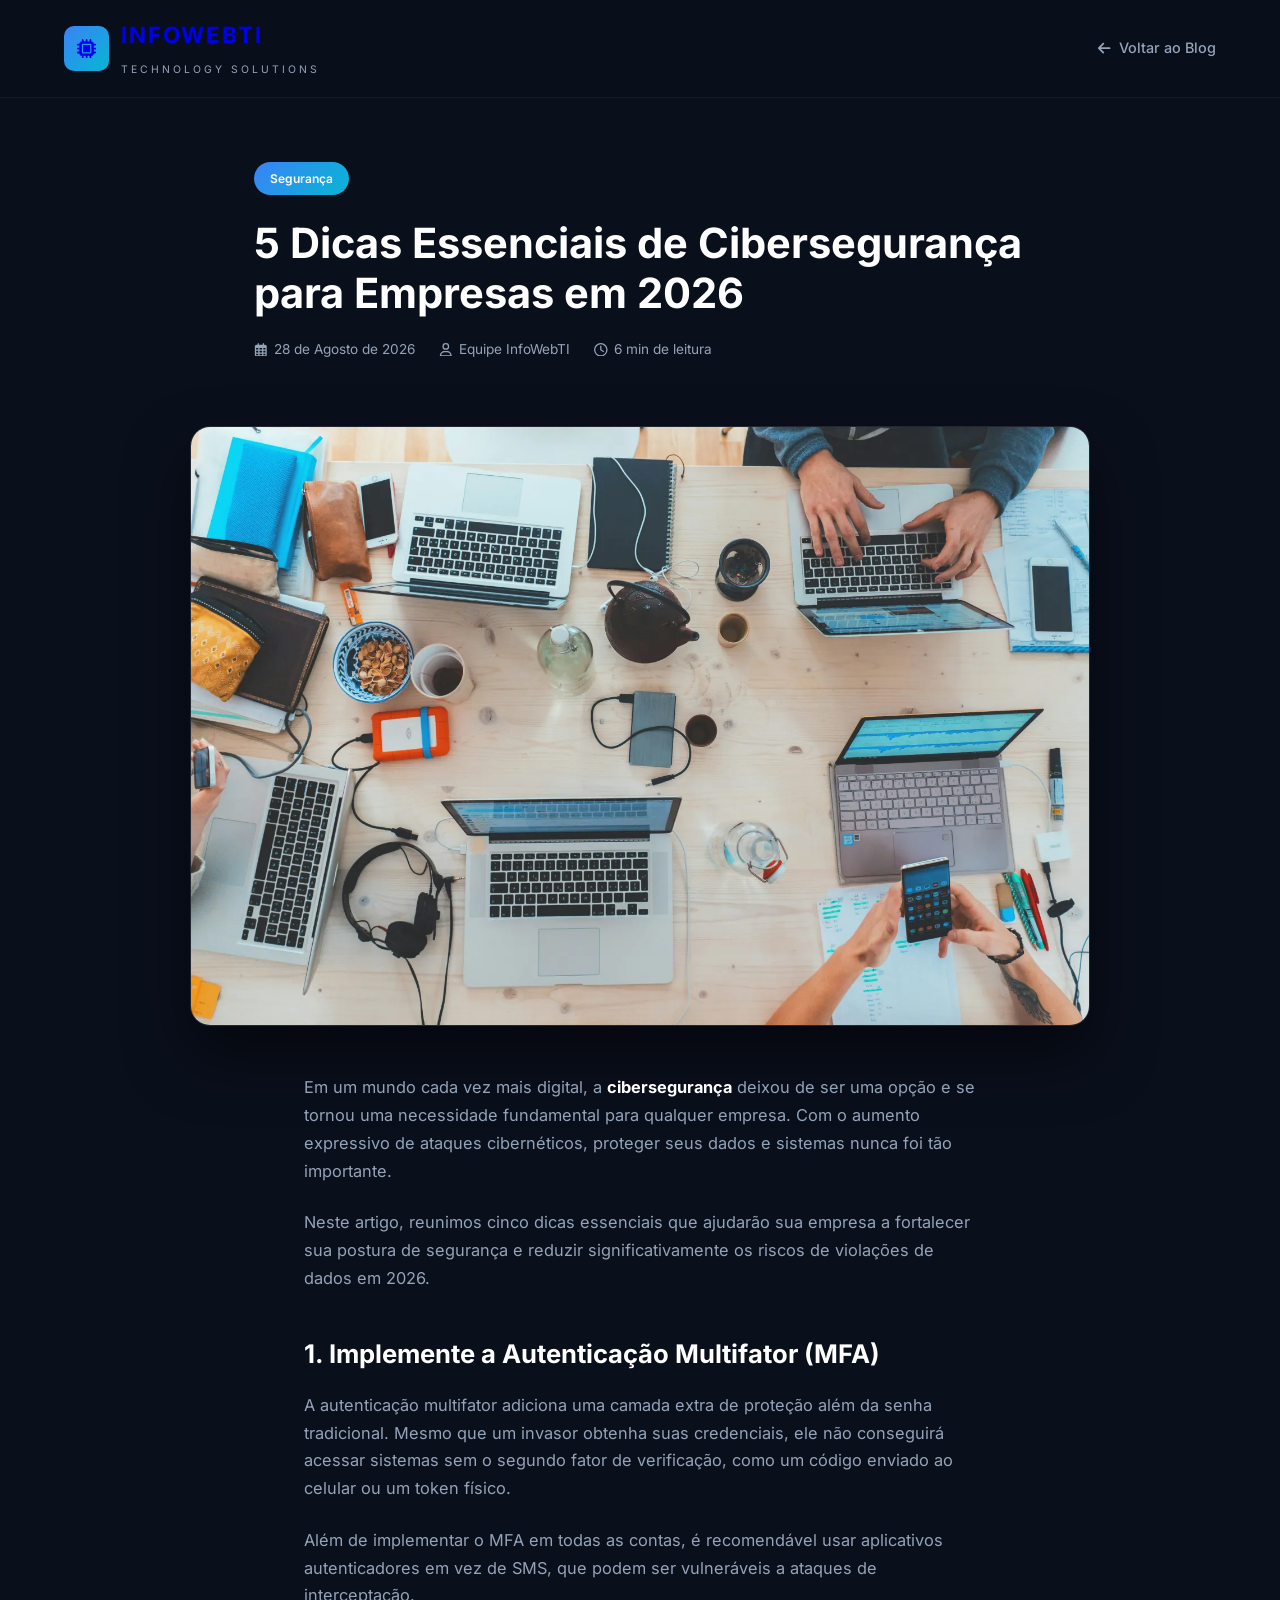
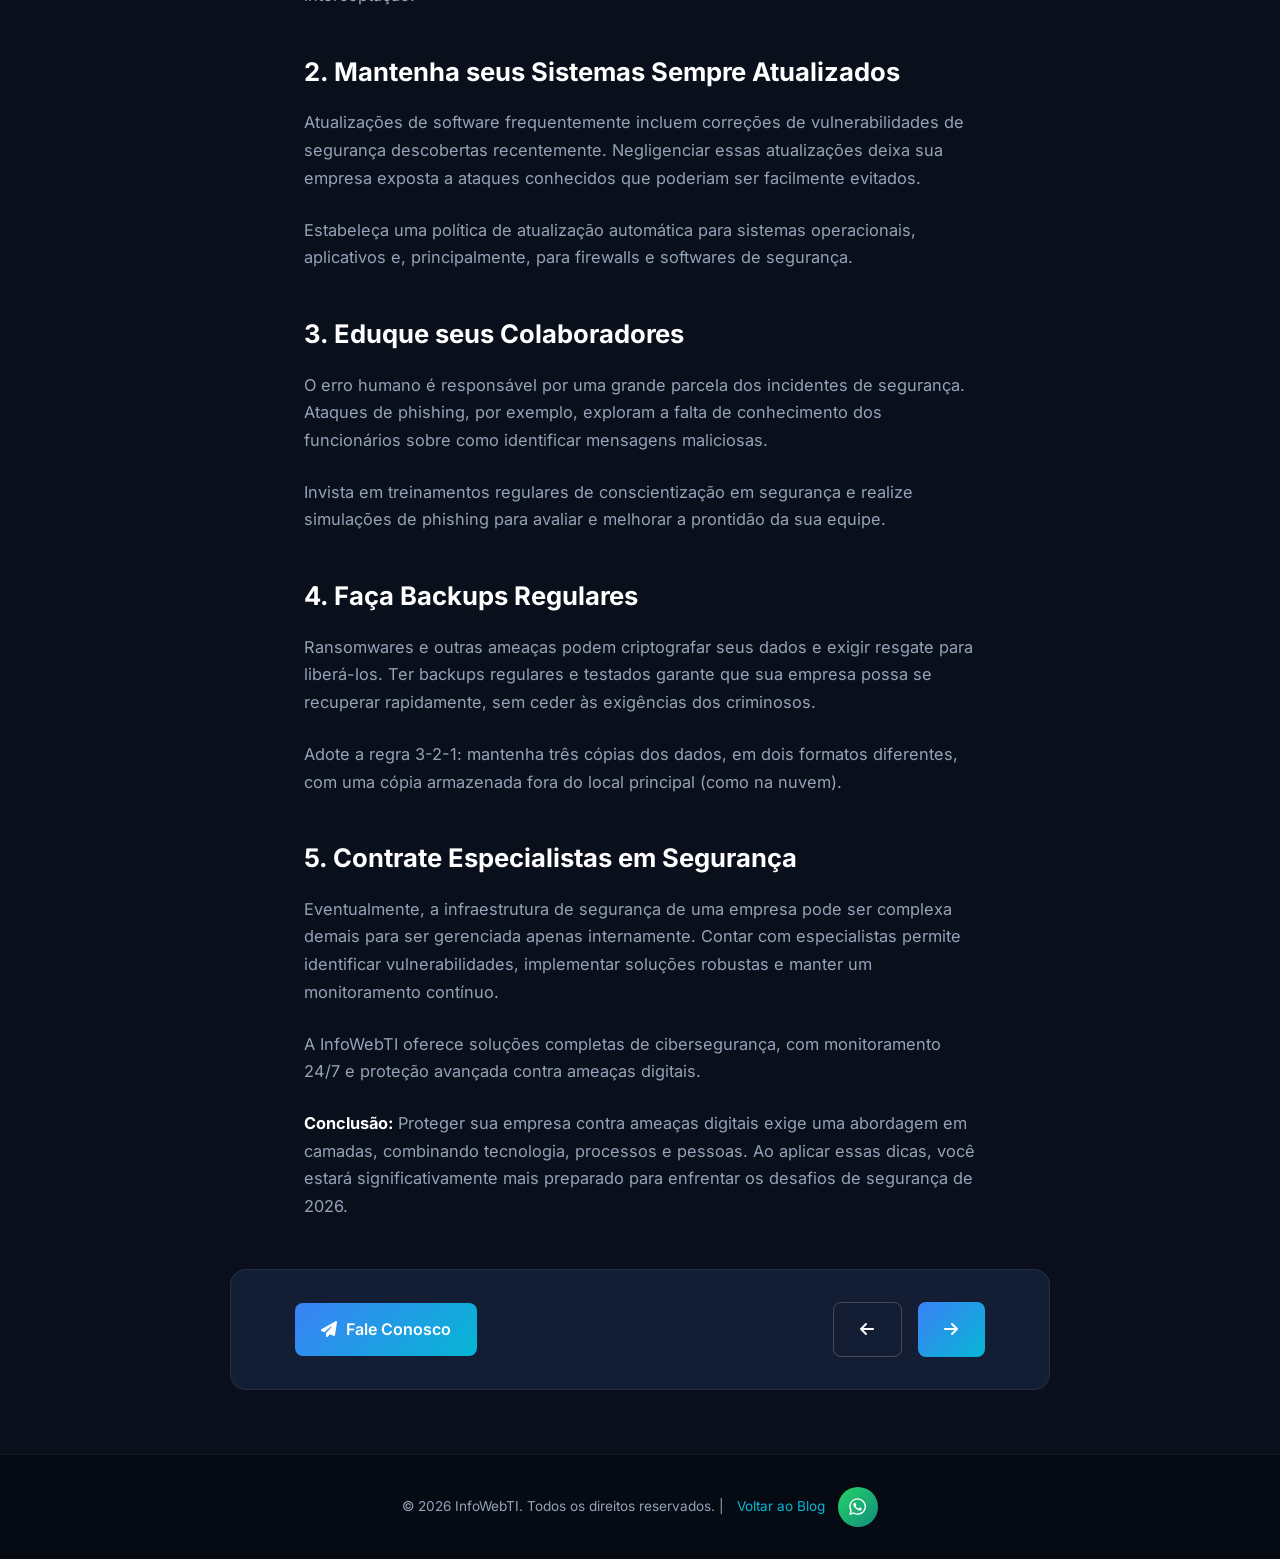
<file: infowebtipages/blog/artigo-ciberseguranca.html>
<!DOCTYPE html>
<html lang="pt-BR">
<head>
    <meta charset="UTF-8">
    <meta name="viewport" content="width=device-width, initial-scale=1.0">
    <!-- ===== TAGS SEO / REDES SOCIAIS ===== -->
    <meta name="description" content="Infowebti, empresa de informática prestando serviços especializados em infraestrutura, suporte, helpdesk, manutenção e desenvolvimento"/>
    <meta name="keywords" content="infowebti, informática, infraestrutura, redes, projetos, computadores, servidores, manutenção, website"/>
    <meta name="robots" content="index, follow" />
    <meta itemprop="name" content="5 Dicas Essenciais de Cibersegurança para Empresas em 2026 | InfoWebTI" />
    <meta itemprop="description" content="5 Dicas Essenciais de Cibersegurança para Empresas em 2026" />
    <meta itemprop="image" content="https://www.infowebti.com.br/img/infowebti.jpg" />
    <meta itemprop="url" content="https://www.infowebti.com.br/blog/artigo-ciberseguranca.html" />
    <meta property="og:type" content="article" />
    <meta property="og:title" content="5 Dicas Essenciais de Cibersegurança para Empresas em 2026 | InfoWebTI" />
    <meta property="og:description" content="5 Dicas Essenciais de Cibersegurança para Empresas em 2026"/>
    <meta property="og:image" content="https://www.infowebti.com.br/img/infowebti.jpg" />
    <meta property="og:image:alt" content="Cibersegurança" />
    <meta property="og:url" content="https://www.infowebti.com.br/blog/artigo-ciberseguranca.html" />
    <meta property="og:site_name" content="Infowebti Soluções Tecnológicas" />
    <meta property="og:locale" content="pt_BR" />
    <meta property="article:author" content="https://www.facebook.com/profile.php?id=100083200977364" />
    <meta property="article:publisher" content="https://www.facebook.com/profile.php?id=100083200977364" />
    <link rel="me" href="https://www.instagram.com/infowebtioficial" />
    <link rel="me" href="https://www.facebook.com/profile.php?id=100083200977364" />
    <meta property="twitter:domain" content="https://www.infowebti.com.br" />
    <meta property="twitter:title" content="5 Dicas Essenciais de Cibersegurança para Empresas em 2026 | InfoWebTI" />
    <meta property="twitter:description" content="5 Dicas Essenciais de Cibersegurança para Empresas em 2026" />
    <meta property="twitter:image" content="https://www.infowebti.com.br/img/infowebti.jpg" />
    <meta property="twitter:url" content="https://www.infowebti.com.br/blog/artigo-ciberseguranca.html" />
    <link rel="base" href="https://www.infowebti.com.br" />
    <link rel="canonical" href="https://www.infowebti.com.br/blog/artigo-ciberseguranca.html" />
    <link rel="sitemap" type="application/xml" href="https://www.infowebti.com.br/sitemap.xml" />
    <link rel="author" href="https://www.infowebti.com.br" />
    <link rel="publisher" href="https://www.infowebti.com.br" />
    <!-- ===== FIM DAS TAGS SEO ===== -->
    <title>5 Dicas Essenciais de Cibersegurança para Empresas em 2026 | InfoWebTI</title>

    <style>
    @font-face{font-family:'Inter';font-style:normal;font-weight:100 900;font-display:swap;src:url('../fonts/Inter-Variable.woff2') format('woff2');unicode-range:U+0000-00FF,U+0131,U+0152-0153,U+02BB-02BC,U+02C6,U+02DA,U+02DC,U+0304,U+0308,U+0329,U+2000-206F,U+20AC,U+2122,U+2191,U+2193,U+2212,U+2215,U+FEFF,U+FFFD}
    </style>
    <style>
    .fas, .far, .fab { font-style: normal; }
    .fas svg, .far svg, .fab svg { vertical-align: -0.125em; display: inline-block; }
    .band-stat h3 i svg { fill: var(--accent-cyan); }
    .depoimento-icon i { display: flex; align-items: center; justify-content: center; }
    .depoimento-icon svg { width: 1.25em; height: 1.25em; }
    .depoimento-icon i.fa-project-diagram svg { width: 1.15em; height: 1.15em; }
    .depoimento-icon i.fa-calendar-check svg { width: 1em; height: 1em; }
    .footer-column a i svg { vertical-align: -0.15em; }
    .footer-column a .fa-phone svg { width: 1em; height: 1em; vertical-align: -0.12em; }
  </style>
    <link rel="icon" type="image/png" href="../img/favicon.png?v=1.2">
    <style>
        * { margin: 0; padding: 0; box-sizing: border-box; }
        :root {
            --primary-dark: #0a0f1c;
            --primary-blue: #1a2744;
            --accent-blue: #3b82f6;
            --accent-cyan: #06b6d4;
            --text-light: #ffffff;
            --text-gray: #94a3b8;
            --card-bg: rgba(26, 39, 68, 0.6);
        }
        body { font-family: 'Inter', sans-serif; background: var(--primary-dark); color: var(--text-light); line-height: 1.7; }

        header {
            position: sticky;
            top: 0;
            z-index: 100;
            padding: 1rem 5%;
            display: flex;
            justify-content: space-between;
            align-items: center;
            background: rgba(10, 15, 28, 0.95);
            backdrop-filter: blur(10px);
            border-bottom: 1px solid rgba(255, 255, 255, 0.05);
        }
        .logo { display: flex; align-items: center; gap: 0.75rem; text-decoration: none; }
        .logo-icon {
            width: 45px; height: 45px;
            background: linear-gradient(135deg, var(--accent-blue), var(--accent-cyan));
            border-radius: 10px;
            display: flex; align-items: center; justify-content: center;
            font-size: 1.2rem; font-weight: 700;
        }
        .logo-text h1 { font-size: 1.4rem; font-weight: 700; letter-spacing: 2px; }
        .logo-text span { font-size: 0.65rem; color: var(--text-gray); letter-spacing: 3px; text-transform: uppercase; }
        .back-link {
            display: inline-flex; align-items: center; gap: 0.5rem;
            color: var(--text-gray); text-decoration: none; font-size: 0.9rem; font-weight: 500;
            transition: color 0.3s ease;
        }
        .back-link:hover { color: var(--accent-cyan); }

        .article-hero {
            padding: 4rem 5% 2rem;
            max-width: 900px;
            margin: 0 auto;
        }
        .article-tag {
            display: inline-block;
            padding: 0.4rem 1rem;
            background: linear-gradient(135deg, var(--accent-blue), var(--accent-cyan));
            border-radius: 50px;
            font-size: 0.75rem; font-weight: 600;
            margin-bottom: 1.5rem;
        }
        .article-hero h1 { font-size: 2.6rem; font-weight: 700; line-height: 1.2; margin-bottom: 1.2rem; }
        .article-meta { display: flex; gap: 1.5rem; color: var(--text-gray); font-size: 0.85rem; margin-bottom: 2rem; }
        .article-meta span { display: flex; align-items: center; gap: 0.4rem; }

        .article-image {
            max-width: 900px;
            margin: 0 auto;
            border-radius: 20px;
            overflow: hidden;
            box-shadow: 0 30px 60px rgba(0, 0, 0, 0.5);
            border: 1px solid rgba(255, 255, 255, 0.1);
        }
        .article-image img { width: 100%; height: 100%; display: block; object-fit: cover; }

        .article-body {
            max-width: 800px;
            margin: 3rem auto;
            padding: 0 5%;
            color: var(--text-gray);
            font-size: 1.02rem;
        }
        .article-body p { margin-bottom: 1.5rem; }
        .article-body h2 {
            color: var(--text-light);
            font-size: 1.6rem;
            font-weight: 700;
            margin: 2.5rem 0 1rem;
        }
        .article-body ul { margin: 0 0 1.5rem 1.5rem; }
        .article-body li { margin-bottom: 0.8rem; }
        .article-body strong { color: var(--text-light); }

        .article-footer {
            max-width: 820px;
            margin: 3rem auto 4rem;
            padding: 2rem 5%;
            background: var(--card-bg);
            border: 1px solid rgba(255, 255, 255, 0.08);
            border-radius: 16px;
            display: flex;
            justify-content: space-between;
            align-items: center;
            gap: 1rem;
            flex-wrap: wrap;
        }
        .article-footer a {
            display: inline-flex; align-items: center; gap: 0.6rem;
            padding: 0.8rem 1.6rem;
            background: linear-gradient(135deg, var(--accent-blue), var(--accent-cyan));
            border-radius: 8px;
            color: var(--text-light);
            font-weight: 600;
            text-decoration: none;
            transition: transform 0.3s ease, box-shadow 0.3s ease;
        }
        .article-footer a:hover { transform: translateY(-2px); box-shadow: 0 10px 30px rgba(59, 130, 246, 0.3); }
        .article-footer .prev-next { display: flex; gap: 1rem; }

        footer { padding: 2rem 5%; background: #060a13; text-align: center; color: var(--text-gray); font-size: 0.85rem; border-top: 1px solid rgba(255, 255, 255, 0.05); }
        footer p { display: inline-flex; align-items: center; justify-content: center; gap: 0.8rem; flex-wrap: wrap; }
        footer .social-btn {
            display: inline-flex; align-items: center; justify-content: center;
            width: 40px; height: 40px; border-radius: 50%;
            color: #fff; font-size: 1.2rem; text-decoration: none;
            transition: transform 0.3s ease, box-shadow 0.3s ease;
        }
        footer .social-btn.whatsapp { background: linear-gradient(135deg, #25d366, #128c7e); }
        footer .social-btn.whatsapp:hover { transform: translateY(-3px); box-shadow: 0 10px 25px rgba(0, 0, 0, 0.4); }

        @media (max-width: 768px) {
            .article-hero h1 { font-size: 1.8rem; }
            .article-meta { flex-direction: column; gap: 0.5rem; }
            .article-footer { flex-direction: column; text-align: center; }
        }
        @media (max-width: 480px) {
            header { padding: 1rem; }
            .logo-text span { display: none; }
        }
    </style>
</head>
<body>
    <header>
        <a href="../index.html" class="logo">
            <div class="logo-icon"><i class="fas fa-microchip"><svg xmlns="http://www.w3.org/2000/svg" viewBox="0 0 512 512" width="1em" height="1em" fill="currentColor" aria-hidden="true" focusable="false"><path d="M176 24c0-13.3-10.7-24-24-24s-24 10.7-24 24V64c-35.3 0-64 28.7-64 64H24c-13.3 0-24 10.7-24 24s10.7 24 24 24H64v56H24c-13.3 0-24 10.7-24 24s10.7 24 24 24H64v56H24c-13.3 0-24 10.7-24 24s10.7 24 24 24H64c0 35.3 28.7 64 64 64v40c0 13.3 10.7 24 24 24s24-10.7 24-24V448h56v40c0 13.3 10.7 24 24 24s24-10.7 24-24V448h56v40c0 13.3 10.7 24 24 24s24-10.7 24-24V448c35.3 0 64-28.7 64-64h40c13.3 0 24-10.7 24-24s-10.7-24-24-24H448V280h40c13.3 0 24-10.7 24-24s-10.7-24-24-24H448V176h40c13.3 0 24-10.7 24-24s-10.7-24-24-24H448c0-35.3-28.7-64-64-64V24c0-13.3-10.7-24-24-24s-24 10.7-24 24V64H280V24c0-13.3-10.7-24-24-24s-24 10.7-24 24V64H176V24zM160 128H352c17.7 0 32 14.3 32 32V352c0 17.7-14.3 32-32 32H160c-17.7 0-32-14.3-32-32V160c0-17.7 14.3-32 32-32zm192 32H160V352H352V160z"/></svg></i></div>
            <div class="logo-text">
                <h1>INFOWEBTI</h1>
                <span>Technology Solutions</span>
            </div>
        </a>
        <a href="../blog.html" class="back-link"><i class="fas fa-arrow-left"><svg xmlns="http://www.w3.org/2000/svg" viewBox="0 0 448 512" width="1em" height="1em" fill="currentColor" aria-hidden="true" focusable="false"><path d="M9.4 233.4c-12.5 12.5-12.5 32.8 0 45.3l160 160c12.5 12.5 32.8 12.5 45.3 0s12.5-32.8 0-45.3L109.2 288 416 288c17.7 0 32-14.3 32-32s-14.3-32-32-32l-306.7 0L214.6 118.6c12.5-12.5 12.5-32.8 0-45.3s-32.8-12.5-45.3 0l-160 160z"/></svg></i> Voltar ao Blog</a>
    </header>

    <div class="article-hero">
        <span class="article-tag">Segurança</span>
        <h1>5 Dicas Essenciais de Cibersegurança para Empresas em 2026</h1>
        <div class="article-meta">
            <span><i class="far fa-calendar-alt"><svg xmlns="http://www.w3.org/2000/svg" viewBox="0 0 448 512" width="1em" height="1em" fill="currentColor" aria-hidden="true" focusable="false"><path d="M152 24c0-13.3-10.7-24-24-24s-24 10.7-24 24V64H64C28.7 64 0 92.7 0 128v16 48V448c0 35.3 28.7 64 64 64H384c35.3 0 64-28.7 64-64V192 144 128c0-35.3-28.7-64-64-64H344V24c0-13.3-10.7-24-24-24s-24 10.7-24 24V64H152V24zM48 192h80v56H48V192zm0 104h80v64H48V296zm128 0h96v64H176V296zm144 0h80v64H320V296zm80-48H320V192h80v56zm0 160v40c0 8.8-7.2 16-16 16H320V408h80zm-128 0v56H176V408h96zm-144 0v56H64c-8.8 0-16-7.2-16-16V408h80zM272 248H176V192h96v56z"/></svg></i> 28 de Agosto de 2026</span>
            <span><i class="far fa-user"><svg xmlns="http://www.w3.org/2000/svg" viewBox="0 0 448 512" width="1em" height="1em" fill="currentColor" aria-hidden="true" focusable="false"><path d="M304 128a80 80 0 1 0 -160 0 80 80 0 1 0 160 0zM96 128a128 128 0 1 1 256 0A128 128 0 1 1 96 128zM49.3 464H398.7c-8.9-63.3-63.3-112-129-112H178.3c-65.7 0-120.1 48.7-129 112zM0 482.3C0 383.8 79.8 304 178.3 304h91.4C368.2 304 448 383.8 448 482.3c0 16.4-13.3 29.7-29.7 29.7H29.7C13.3 512 0 498.7 0 482.3z"/></svg></i> Equipe InfoWebTI</span>
            <span><i class="far fa-clock"><svg xmlns="http://www.w3.org/2000/svg" viewBox="0 0 512 512" width="1em" height="1em" fill="currentColor" aria-hidden="true" focusable="false"><path d="M464 256A208 208 0 1 1 48 256a208 208 0 1 1 416 0zM0 256a256 256 0 1 0 512 0A256 256 0 1 0 0 256zM232 120V256c0 8 4 15.5 10.7 20l96 64c11 7.4 25.9 4.4 33.3-6.7s4.4-25.9-6.7-33.3L280 243.2V120c0-13.3-10.7-24-24-24s-24 10.7-24 24z"/></svg></i> 6 min de leitura</span>
        </div>
    </div>

    <div class="article-image">
        <picture>
            <source type="image/webp" srcset="../img/tecnologia.webp">
            <img src="../img/tecnologia.jpg" alt="tecnologia" loading="lazy" decoding="async">
        </picture>
    </div>

    <div class="article-body">
        <p>Em um mundo cada vez mais digital, a <strong>cibersegurança</strong> deixou de ser uma opção e se tornou uma necessidade fundamental para qualquer empresa. Com o aumento expressivo de ataques cibernéticos, proteger seus dados e sistemas nunca foi tão importante.</p>

        <p>Neste artigo, reunimos cinco dicas essenciais que ajudarão sua empresa a fortalecer sua postura de segurança e reduzir significativamente os riscos de violações de dados em 2026.</p>

        <h2>1. Implemente a Autenticação Multifator (MFA)</h2>
        <p>A autenticação multifator adiciona uma camada extra de proteção além da senha tradicional. Mesmo que um invasor obtenha suas credenciais, ele não conseguirá acessar sistemas sem o segundo fator de verificação, como um código enviado ao celular ou um token físico.</p>
        <p>Além de implementar o MFA em todas as contas, é recomendável usar aplicativos autenticadores em vez de SMS, que podem ser vulneráveis a ataques de interceptação.</p>

        <h2>2. Mantenha seus Sistemas Sempre Atualizados</h2>
        <p>Atualizações de software frequentemente incluem correções de vulnerabilidades de segurança descobertas recentemente. Negligenciar essas atualizações deixa sua empresa exposta a ataques conhecidos que poderiam ser facilmente evitados.</p>
        <p>Estabeleça uma política de atualização automática para sistemas operacionais, aplicativos e, principalmente, para firewalls e softwares de segurança.</p>

        <h2>3. Eduque seus Colaboradores</h2>
        <p>O erro humano é responsável por uma grande parcela dos incidentes de segurança. Ataques de phishing, por exemplo, exploram a falta de conhecimento dos funcionários sobre como identificar mensagens maliciosas.</p>
        <p>Invista em treinamentos regulares de conscientização em segurança e realize simulações de phishing para avaliar e melhorar a prontidão da sua equipe.</p>

        <h2>4. Faça Backups Regulares</h2>
        <p>Ransomwares e outras ameaças podem criptografar seus dados e exigir resgate para liberá-los. Ter backups regulares e testados garante que sua empresa possa se recuperar rapidamente, sem ceder às exigências dos criminosos.</p>
        <p>Adote a regra 3-2-1: mantenha três cópias dos dados, em dois formatos diferentes, com uma cópia armazenada fora do local principal (como na nuvem).</p>

        <h2>5. Contrate Especialistas em Segurança</h2>
        <p>Eventualmente, a infraestrutura de segurança de uma empresa pode ser complexa demais para ser gerenciada apenas internamente. Contar com especialistas permite identificar vulnerabilidades, implementar soluções robustas e manter um monitoramento contínuo.</p>
        <p>A InfoWebTI oferece soluções completas de cibersegurança, com monitoramento 24/7 e proteção avançada contra ameaças digitais.</p>

        <p><strong>Conclusão:</strong> Proteger sua empresa contra ameaças digitais exige uma abordagem em camadas, combinando tecnologia, processos e pessoas. Ao aplicar essas dicas, você estará significativamente mais preparado para enfrentar os desafios de segurança de 2026.</p>
    </div>

    <div class="article-footer">
        <a href="../contato.html"><i class="fas fa-paper-plane"><svg xmlns="http://www.w3.org/2000/svg" viewBox="0 0 512 512" width="1em" height="1em" fill="currentColor" aria-hidden="true" focusable="false"><path d="M498.1 5.6c10.1 7 15.4 19.1 13.5 31.2l-64 416c-1.5 9.7-7.4 18.2-16 23s-18.9 5.4-28 1.6L284 427.7l-68.5 74.1c-8.9 9.7-22.9 12.9-35.2 8.1S160 493.2 160 480V396.4c0-4 1.5-7.8 4.2-10.7L331.8 202.8c5.8-6.3 5.6-16-.4-22s-15.7-6.4-22-.7L106 360.8 17.7 316.6C7.1 311.3 .3 300.7 0 288.9s5.9-22.8 16.1-28.7l448-256c10.7-6.1 23.9-5.5 34 1.4z"/></svg></i> Fale Conosco</a>
        <div class="prev-next">
            <a href="artigo-data-centers.html" title="Artigo anterior" style="background: transparent; border: 1px solid rgba(255,255,255,0.2);"><i class="fas fa-arrow-left"><svg xmlns="http://www.w3.org/2000/svg" viewBox="0 0 448 512" width="1em" height="1em" fill="currentColor" aria-hidden="true" focusable="false"><path d="M9.4 233.4c-12.5 12.5-12.5 32.8 0 45.3l160 160c12.5 12.5 32.8 12.5 45.3 0s12.5-32.8 0-45.3L109.2 288 416 288c17.7 0 32-14.3 32-32s-14.3-32-32-32l-306.7 0L214.6 118.6c12.5-12.5 12.5-32.8 0-45.3s-32.8-12.5-45.3 0l-160 160z"/></svg></i></a>
            <a href="artigo-migracao-nuvem.html" title="Próximo artigo"><i class="fas fa-arrow-right"><svg xmlns="http://www.w3.org/2000/svg" viewBox="0 0 448 512" width="1em" height="1em" fill="currentColor" aria-hidden="true" focusable="false"><path d="M438.6 278.6c12.5-12.5 12.5-32.8 0-45.3l-160-160c-12.5-12.5-32.8-12.5-45.3 0s-12.5 32.8 0 45.3L338.8 224 32 224c-17.7 0-32 14.3-32 32s14.3 32 32 32l306.7 0L233.4 393.4c-12.5 12.5-12.5 32.8 0 45.3s32.8 12.5 45.3 0l160-160z"/></svg></i></a>
        </div>
    </div>

    <footer>
        <p>&copy; 2026 InfoWebTI. Todos os direitos reservados. | <a href="../blog.html" style="color: var(--accent-cyan); text-decoration: none;">Voltar ao Blog</a> <a href="https://wa.me/5512982454379" target="_blank" class="social-btn whatsapp" aria-label="WhatsApp" title="Fale conosco no WhatsApp"><i class="fab fa-whatsapp"><svg xmlns="http://www.w3.org/2000/svg" viewBox="0 0 448 512" width="1em" height="1em" fill="currentColor" aria-hidden="true" focusable="false"><path d="M380.9 97.1C339 55.1 283.2 32 223.9 32c-122.4 0-222 99.6-222 222 0 39.1 10.2 77.3 29.6 111L0 480l117.7-30.9c32.4 17.7 68.9 27 106.1 27h.1c122.3 0 224.1-99.6 224.1-222 0-59.3-25.2-115-67.1-157zm-157 341.6c-33.2 0-65.7-8.9-94-25.7l-6.7-4-69.8 18.3L72 359.2l-4.4-7c-18.5-29.4-28.2-63.3-28.2-98.2 0-101.7 82.8-184.5 184.6-184.5 49.3 0 95.6 19.2 130.4 54.1 34.8 34.9 56.2 81.2 56.1 130.5 0 101.8-84.9 184.6-186.6 184.6zm101.2-138.2c-5.5-2.8-32.8-16.2-37.9-18-5.1-1.9-8.8-2.8-12.5 2.8-3.7 5.6-14.3 18-17.6 21.8-3.2 3.7-6.5 4.2-12 1.4-32.6-16.3-54-29.1-75.5-66-5.7-9.8 5.7-9.1 16.3-30.3 1.8-3.7.9-6.9-.5-9.7-1.4-2.8-12.5-30.1-17.1-41.2-4.5-10.8-9.1-9.3-12.5-9.5-3.2-.2-6.9-.2-10.6-.2-3.7 0-9.7 1.4-14.8 6.9-5.1 5.6-19.4 19-19.4 46.3 0 27.3 19.9 53.7 22.6 57.4 2.8 3.7 39.1 59.7 94.8 83.8 35.2 15.2 49 16.5 66.6 13.9 10.7-1.6 32.8-13.4 37.4-26.4 4.6-13 4.6-24.1 3.2-26.4-1.3-2.5-5-3.9-10.5-6.6z"/></svg></i></a></p>
    </footer>
</body>
</html>
</file>
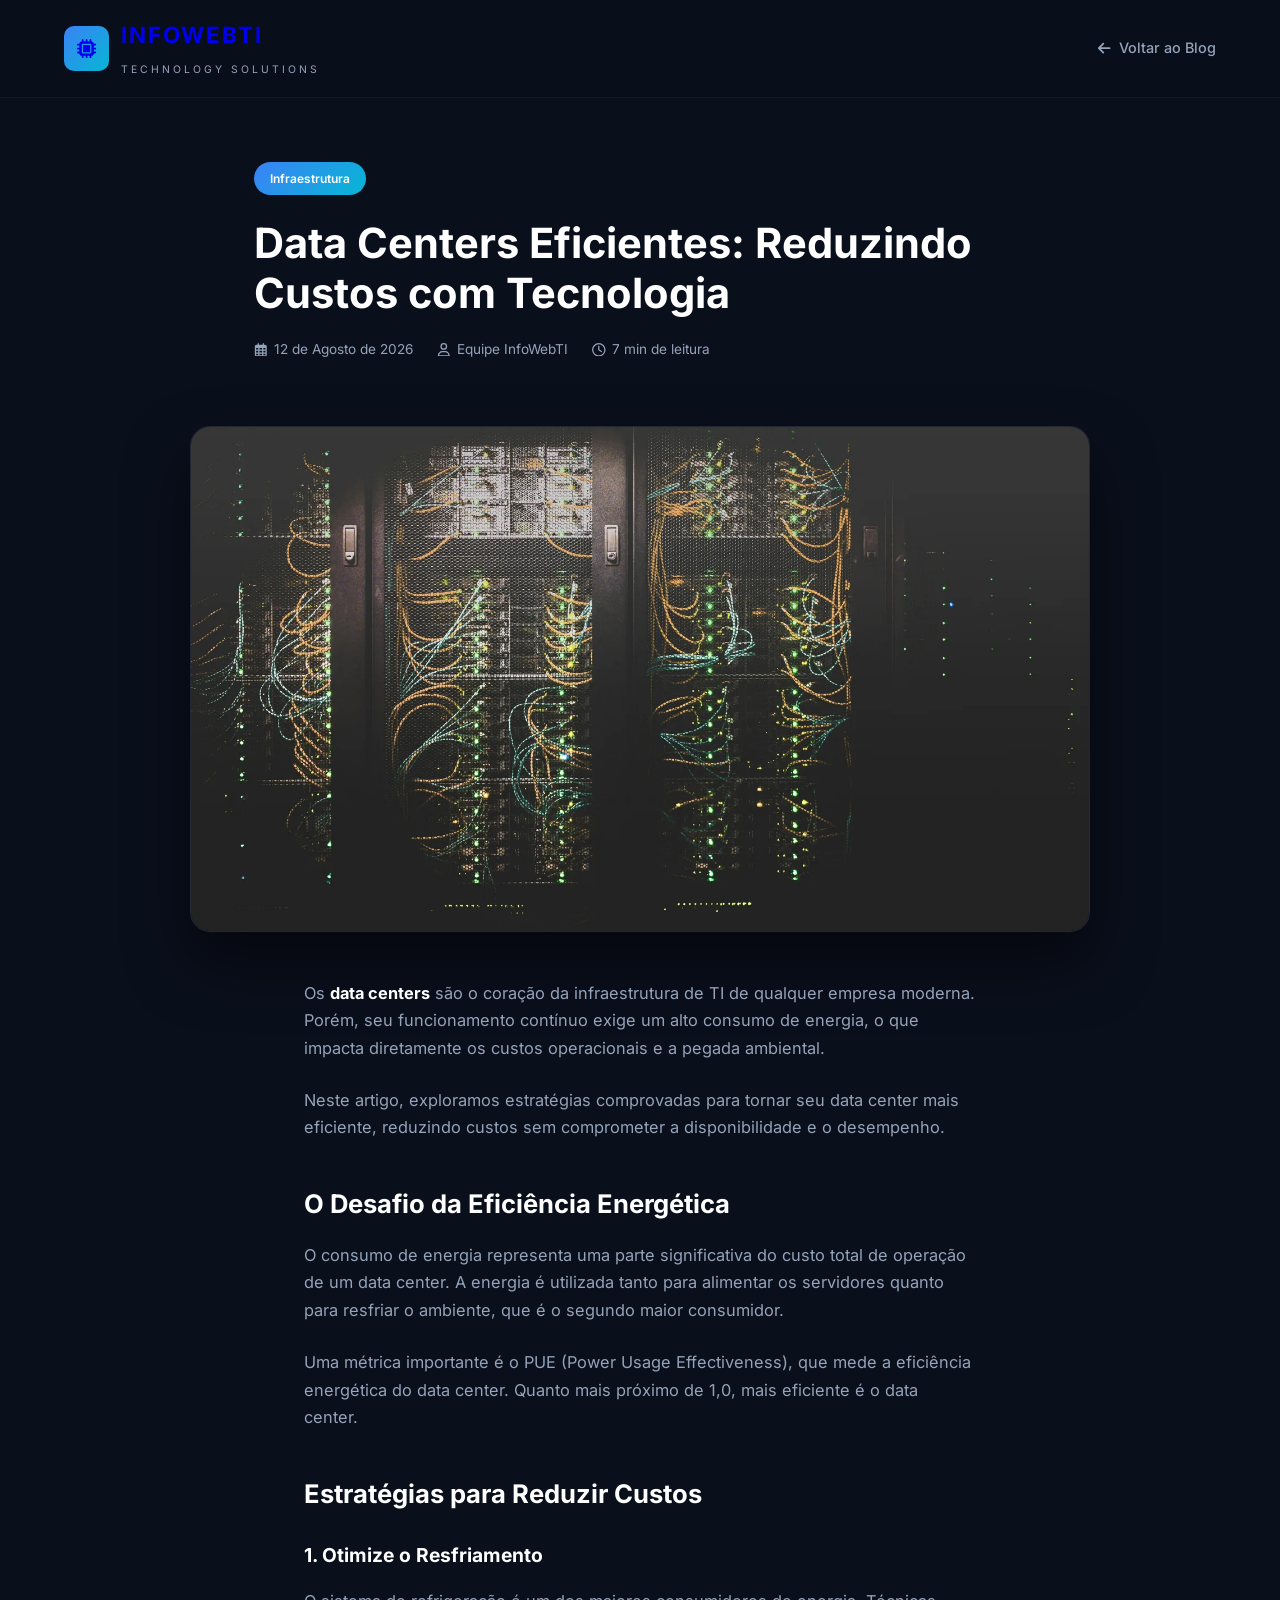
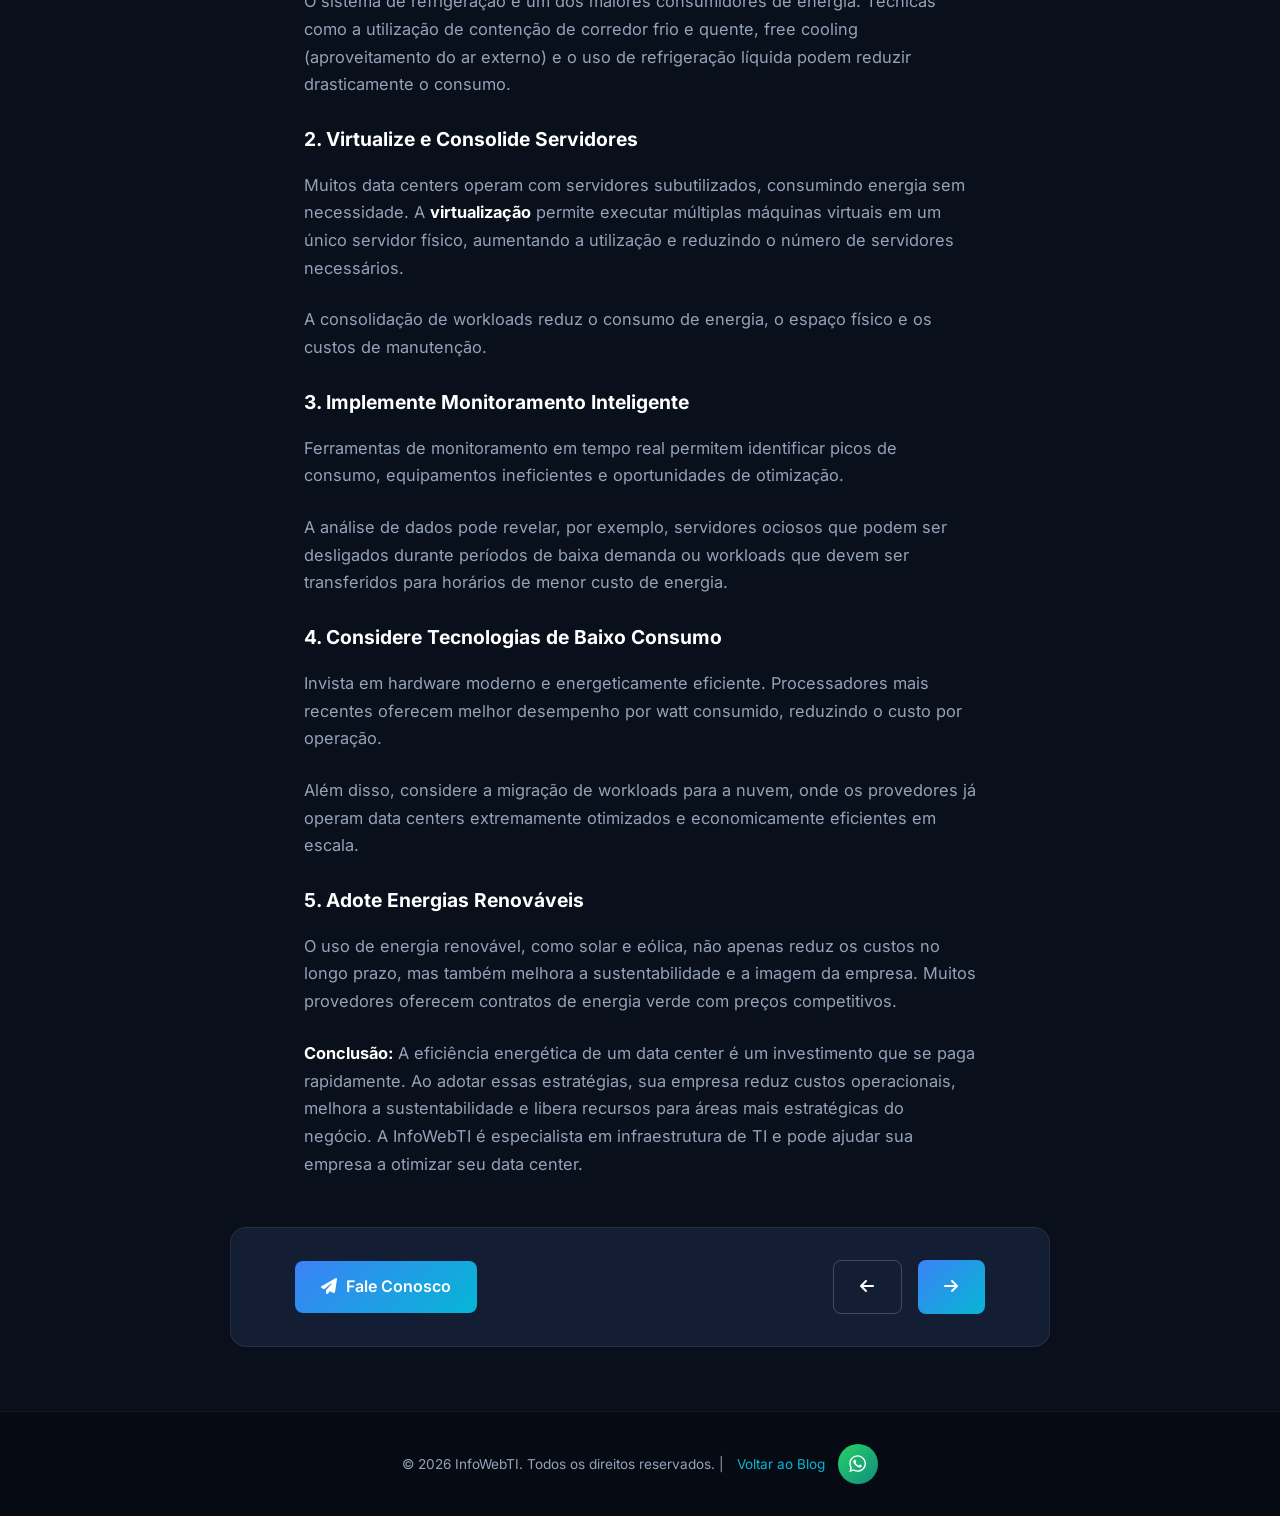
<file: infowebtipages/blog/artigo-data-centers.html>
<!DOCTYPE html>
<html lang="pt-BR">
<head>
    <meta charset="UTF-8">
    <meta name="viewport" content="width=device-width, initial-scale=1.0">
    <!-- ===== TAGS SEO / REDES SOCIAIS ===== -->
    <meta name="description" content="Infowebti, empresa de informática prestando serviços especializados em infraestrutura, suporte, helpdesk, manutenção e desenvolvimento"/>
    <meta name="keywords" content="infowebti, informática, infraestrutura, redes, projetos, computadores, servidores, manutenção, website"/>
    <meta name="robots" content="index, follow" />
    <meta itemprop="name" content="Data Centers Eficientes: Reduzindo Custos com Tecnologia | InfoWebTI" />
    <meta itemprop="description" content="Data Centers Eficientes: Reduzindo Custos com Tecnologia" />
    <meta itemprop="image" content="https://www.infowebti.com.br/img/infowebti.jpg" />
    <meta itemprop="url" content="https://www.infowebti.com.br/blog/artigo-data-centers.html" />
    <meta property="og:type" content="article" />
    <meta property="og:title" content="Data Centers Eficientes: Reduzindo Custos com Tecnologia | InfoWebTI" />
    <meta property="og:description" content="Data Centers Eficientes: Reduzindo Custos com Tecnologia"/>
    <meta property="og:image" content="https://www.infowebti.com.br/img/infowebti.jpg" />
    <meta property="og:image:alt" content="Data Centers Eficientes" />
    <meta property="og:url" content="https://www.infowebti.com.br/blog/artigo-data-centers.html" />
    <meta property="og:site_name" content="Infowebti Soluções Tecnológicas" />
    <meta property="og:locale" content="pt_BR" />
    <meta property="article:author" content="https://www.facebook.com/profile.php?id=100083200977364" />
    <meta property="article:publisher" content="https://www.facebook.com/profile.php?id=100083200977364" />
    <link rel="me" href="https://www.instagram.com/infowebtioficial" />
    <link rel="me" href="https://www.facebook.com/profile.php?id=100083200977364" />
    <meta property="twitter:domain" content="https://www.infowebti.com.br" />
    <meta property="twitter:title" content="Data Centers Eficientes: Reduzindo Custos com Tecnologia | InfoWebTI" />
    <meta property="twitter:description" content="Data Centers Eficientes: Reduzindo Custos com Tecnologia" />
    <meta property="twitter:image" content="https://www.infowebti.com.br/img/infowebti.jpg" />
    <meta property="twitter:url" content="https://www.infowebti.com.br/blog/artigo-data-centers.html" />
    <link rel="base" href="https://www.infowebti.com.br" />
    <link rel="canonical" href="https://www.infowebti.com.br/blog/artigo-data-centers.html" />
    <link rel="sitemap" type="application/xml" href="https://www.infowebti.com.br/sitemap.xml" />
    <link rel="author" href="https://www.infowebti.com.br" />
    <link rel="publisher" href="https://www.infowebti.com.br" />
    <!-- ===== FIM DAS TAGS SEO ===== -->
    <title>Data Centers Eficientes: Reduzindo Custos com Tecnologia | InfoWebTI</title>

    <style>
    @font-face{font-family:'Inter';font-style:normal;font-weight:100 900;font-display:swap;src:url('../fonts/Inter-Variable.woff2') format('woff2');unicode-range:U+0000-00FF,U+0131,U+0152-0153,U+02BB-02BC,U+02C6,U+02DA,U+02DC,U+0304,U+0308,U+0329,U+2000-206F,U+20AC,U+2122,U+2191,U+2193,U+2212,U+2215,U+FEFF,U+FFFD}
    </style>
    <style>
    .fas, .far, .fab { font-style: normal; }
    .fas svg, .far svg, .fab svg { vertical-align: -0.125em; display: inline-block; }
    .band-stat h3 i svg { fill: var(--accent-cyan); }
    .depoimento-icon i { display: flex; align-items: center; justify-content: center; }
    .depoimento-icon svg { width: 1.25em; height: 1.25em; }
    .depoimento-icon i.fa-project-diagram svg { width: 1.15em; height: 1.15em; }
    .depoimento-icon i.fa-calendar-check svg { width: 1em; height: 1em; }
    .footer-column a i svg { vertical-align: -0.15em; }
    .footer-column a .fa-phone svg { width: 1em; height: 1em; vertical-align: -0.12em; }
  </style>
    <link rel="icon" type="image/png" href="../img/favicon.png?v=1.2">
    <style>
        * { margin: 0; padding: 0; box-sizing: border-box; }
        :root {
            --primary-dark: #0a0f1c;
            --primary-blue: #1a2744;
            --accent-blue: #3b82f6;
            --accent-cyan: #06b6d4;
            --text-light: #ffffff;
            --text-gray: #94a3b8;
            --card-bg: rgba(26, 39, 68, 0.6);
        }
        body { font-family: 'Inter', sans-serif; background: var(--primary-dark); color: var(--text-light); line-height: 1.7; }

        header {
            position: sticky;
            top: 0;
            z-index: 100;
            padding: 1rem 5%;
            display: flex;
            justify-content: space-between;
            align-items: center;
            background: rgba(10, 15, 28, 0.95);
            backdrop-filter: blur(10px);
            border-bottom: 1px solid rgba(255, 255, 255, 0.05);
        }
        .logo { display: flex; align-items: center; gap: 0.75rem; text-decoration: none; }
        .logo-icon {
            width: 45px; height: 45px;
            background: linear-gradient(135deg, var(--accent-blue), var(--accent-cyan));
            border-radius: 10px;
            display: flex; align-items: center; justify-content: center;
            font-size: 1.2rem; font-weight: 700;
        }
        .logo-text h1 { font-size: 1.4rem; font-weight: 700; letter-spacing: 2px; }
        .logo-text span { font-size: 0.65rem; color: var(--text-gray); letter-spacing: 3px; text-transform: uppercase; }
        .back-link {
            display: inline-flex; align-items: center; gap: 0.5rem;
            color: var(--text-gray); text-decoration: none; font-size: 0.9rem; font-weight: 500;
            transition: color 0.3s ease;
        }
        .back-link:hover { color: var(--accent-cyan); }

        .article-hero {
            padding: 4rem 5% 2rem;
            max-width: 900px;
            margin: 0 auto;
        }
        .article-tag {
            display: inline-block;
            padding: 0.4rem 1rem;
            background: linear-gradient(135deg, var(--accent-blue), var(--accent-cyan));
            border-radius: 50px;
            font-size: 0.75rem; font-weight: 600;
            margin-bottom: 1.5rem;
        }
        .article-hero h1 { font-size: 2.6rem; font-weight: 700; line-height: 1.2; margin-bottom: 1.2rem; }
        .article-meta { display: flex; gap: 1.5rem; color: var(--text-gray); font-size: 0.85rem; margin-bottom: 2rem; }
        .article-meta span { display: flex; align-items: center; gap: 0.4rem; }

        .article-image {
            max-width: 900px;
            margin: 0 auto;
            border-radius: 20px;
            overflow: hidden;
            box-shadow: 0 30px 60px rgba(0, 0, 0, 0.5);
            border: 1px solid rgba(255, 255, 255, 0.1);
        }
        .article-image img { width: 100%; height: 100%; display: block; object-fit: cover; }

        .article-body {
            max-width: 800px;
            margin: 3rem auto;
            padding: 0 5%;
            color: var(--text-gray);
            font-size: 1.02rem;
        }
        .article-body p { margin-bottom: 1.5rem; }
        .article-body h2 {
            color: var(--text-light);
            font-size: 1.6rem;
            font-weight: 700;
            margin: 2.5rem 0 1rem;
        }
        .article-body ol, .article-body ul { margin: 0 0 1.5rem 1.5rem; }
        .article-body li { margin-bottom: 0.8rem; }
        .article-body strong { color: var(--text-light); }

        .article-footer {
            max-width: 820px;
            margin: 3rem auto 4rem;
            padding: 2rem 5%;
            background: var(--card-bg);
            border: 1px solid rgba(255, 255, 255, 0.08);
            border-radius: 16px;
            display: flex;
            justify-content: space-between;
            align-items: center;
            gap: 1rem;
            flex-wrap: wrap;
        }
        .article-footer a {
            display: inline-flex; align-items: center; gap: 0.6rem;
            padding: 0.8rem 1.6rem;
            background: linear-gradient(135deg, var(--accent-blue), var(--accent-cyan));
            border-radius: 8px;
            color: var(--text-light);
            font-weight: 600;
            text-decoration: none;
            transition: transform 0.3s ease, box-shadow 0.3s ease;
        }
        .article-footer a:hover { transform: translateY(-2px); box-shadow: 0 10px 30px rgba(59, 130, 246, 0.3); }
        .article-footer .prev-next { display: flex; gap: 1rem; }

        footer { padding: 2rem 5%; background: #060a13; text-align: center; color: var(--text-gray); font-size: 0.85rem; border-top: 1px solid rgba(255, 255, 255, 0.05); }
        footer p { display: inline-flex; align-items: center; justify-content: center; gap: 0.8rem; flex-wrap: wrap; }
        footer .social-btn {
            display: inline-flex; align-items: center; justify-content: center;
            width: 40px; height: 40px; border-radius: 50%;
            color: #fff; font-size: 1.2rem; text-decoration: none;
            transition: transform 0.3s ease, box-shadow 0.3s ease;
        }
        footer .social-btn.whatsapp { background: linear-gradient(135deg, #25d366, #128c7e); }
        footer .social-btn.whatsapp:hover { transform: translateY(-3px); box-shadow: 0 10px 25px rgba(0, 0, 0, 0.4); }

        @media (max-width: 768px) {
            .article-hero h1 { font-size: 1.8rem; }
            .article-meta { flex-direction: column; gap: 0.5rem; }
            .article-footer { flex-direction: column; text-align: center; }
        }
        @media (max-width: 480px) {
            header { padding: 1rem; }
            .logo-text span { display: none; }
        }
    </style>
</head>
<body>
    <header>
        <a href="../index.html" class="logo">
            <div class="logo-icon"><i class="fas fa-microchip"><svg xmlns="http://www.w3.org/2000/svg" viewBox="0 0 512 512" width="1em" height="1em" fill="currentColor" aria-hidden="true" focusable="false"><path d="M176 24c0-13.3-10.7-24-24-24s-24 10.7-24 24V64c-35.3 0-64 28.7-64 64H24c-13.3 0-24 10.7-24 24s10.7 24 24 24H64v56H24c-13.3 0-24 10.7-24 24s10.7 24 24 24H64v56H24c-13.3 0-24 10.7-24 24s10.7 24 24 24H64c0 35.3 28.7 64 64 64v40c0 13.3 10.7 24 24 24s24-10.7 24-24V448h56v40c0 13.3 10.7 24 24 24s24-10.7 24-24V448h56v40c0 13.3 10.7 24 24 24s24-10.7 24-24V448c35.3 0 64-28.7 64-64h40c13.3 0 24-10.7 24-24s-10.7-24-24-24H448V280h40c13.3 0 24-10.7 24-24s-10.7-24-24-24H448V176h40c13.3 0 24-10.7 24-24s-10.7-24-24-24H448c0-35.3-28.7-64-64-64V24c0-13.3-10.7-24-24-24s-24 10.7-24 24V64H280V24c0-13.3-10.7-24-24-24s-24 10.7-24 24V64H176V24zM160 128H352c17.7 0 32 14.3 32 32V352c0 17.7-14.3 32-32 32H160c-17.7 0-32-14.3-32-32V160c0-17.7 14.3-32 32-32zm192 32H160V352H352V160z"/></svg></i></div>
            <div class="logo-text">
                <h1>INFOWEBTI</h1>
                <span>Technology Solutions</span>
            </div>
        </a>
        <a href="../blog.html" class="back-link"><i class="fas fa-arrow-left"><svg xmlns="http://www.w3.org/2000/svg" viewBox="0 0 448 512" width="1em" height="1em" fill="currentColor" aria-hidden="true" focusable="false"><path d="M9.4 233.4c-12.5 12.5-12.5 32.8 0 45.3l160 160c12.5 12.5 32.8 12.5 45.3 0s12.5-32.8 0-45.3L109.2 288 416 288c17.7 0 32-14.3 32-32s-14.3-32-32-32l-306.7 0L214.6 118.6c12.5-12.5 12.5-32.8 0-45.3s-32.8-12.5-45.3 0l-160 160z"/></svg></i> Voltar ao Blog</a>
    </header>

    <div class="article-hero">
        <span class="article-tag">Infraestrutura</span>
        <h1>Data Centers Eficientes: Reduzindo Custos com Tecnologia</h1>
        <div class="article-meta">
            <span><i class="far fa-calendar-alt"><svg xmlns="http://www.w3.org/2000/svg" viewBox="0 0 448 512" width="1em" height="1em" fill="currentColor" aria-hidden="true" focusable="false"><path d="M152 24c0-13.3-10.7-24-24-24s-24 10.7-24 24V64H64C28.7 64 0 92.7 0 128v16 48V448c0 35.3 28.7 64 64 64H384c35.3 0 64-28.7 64-64V192 144 128c0-35.3-28.7-64-64-64H344V24c0-13.3-10.7-24-24-24s-24 10.7-24 24V64H152V24zM48 192h80v56H48V192zm0 104h80v64H48V296zm128 0h96v64H176V296zm144 0h80v64H320V296zm80-48H320V192h80v56zm0 160v40c0 8.8-7.2 16-16 16H320V408h80zm-128 0v56H176V408h96zm-144 0v56H64c-8.8 0-16-7.2-16-16V408h80zM272 248H176V192h96v56z"/></svg></i> 12 de Agosto de 2026</span>
            <span><i class="far fa-user"><svg xmlns="http://www.w3.org/2000/svg" viewBox="0 0 448 512" width="1em" height="1em" fill="currentColor" aria-hidden="true" focusable="false"><path d="M304 128a80 80 0 1 0 -160 0 80 80 0 1 0 160 0zM96 128a128 128 0 1 1 256 0A128 128 0 1 1 96 128zM49.3 464H398.7c-8.9-63.3-63.3-112-129-112H178.3c-65.7 0-120.1 48.7-129 112zM0 482.3C0 383.8 79.8 304 178.3 304h91.4C368.2 304 448 383.8 448 482.3c0 16.4-13.3 29.7-29.7 29.7H29.7C13.3 512 0 498.7 0 482.3z"/></svg></i> Equipe InfoWebTI</span>
            <span><i class="far fa-clock"><svg xmlns="http://www.w3.org/2000/svg" viewBox="0 0 512 512" width="1em" height="1em" fill="currentColor" aria-hidden="true" focusable="false"><path d="M464 256A208 208 0 1 1 48 256a208 208 0 1 1 416 0zM0 256a256 256 0 1 0 512 0A256 256 0 1 0 0 256zM232 120V256c0 8 4 15.5 10.7 20l96 64c11 7.4 25.9 4.4 33.3-6.7s4.4-25.9-6.7-33.3L280 243.2V120c0-13.3-10.7-24-24-24s-24 10.7-24 24z"/></svg></i> 7 min de leitura</span>
        </div>
    </div>

    <div class="article-image">
        <picture>
            <source type="image/webp" srcset="../img/datacenter.webp">
            <img src="../img/datacenter.jpg" alt="datacenter" loading="lazy" decoding="async">
        </picture>
    </div>

    <div class="article-body">
        <p>Os <strong>data centers</strong> são o coração da infraestrutura de TI de qualquer empresa moderna. Porém, seu funcionamento contínuo exige um alto consumo de energia, o que impacta diretamente os custos operacionais e a pegada ambiental.</p>

        <p>Neste artigo, exploramos estratégias comprovadas para tornar seu data center mais eficiente, reduzindo custos sem comprometer a disponibilidade e o desempenho.</p>

        <h2>O Desafio da Eficiência Energética</h2>
        <p>O consumo de energia representa uma parte significativa do custo total de operação de um data center. A energia é utilizada tanto para alimentar os servidores quanto para resfriar o ambiente, que é o segundo maior consumidor.</p>
        <p>Uma métrica importante é o PUE (Power Usage Effectiveness), que mede a eficiência energética do data center. Quanto mais próximo de 1,0, mais eficiente é o data center.</p>

        <h2>Estratégias para Reduzir Custos</h2>
        <h2 style="font-size: 1.2rem; margin-top: 1.5rem;">1. Otimize o Resfriamento</h2>
        <p>O sistema de refrigeração é um dos maiores consumidores de energia. Técnicas como a utilização de contenção de corredor frio e quente, free cooling (aproveitamento do ar externo) e o uso de refrigeração líquida podem reduzir drasticamente o consumo.</p>

        <h2 style="font-size: 1.2rem; margin-top: 1.5rem;">2. Virtualize e Consolide Servidores</h2>
        <p>Muitos data centers operam com servidores subutilizados, consumindo energia sem necessidade. A <strong>virtualização</strong> permite executar múltiplas máquinas virtuais em um único servidor físico, aumentando a utilização e reduzindo o número de servidores necessários.</p>
        <p>A consolidação de workloads reduz o consumo de energia, o espaço físico e os custos de manutenção.</p>

        <h2 style="font-size: 1.2rem; margin-top: 1.5rem;">3. Implemente Monitoramento Inteligente</h2>
        <p>Ferramentas de monitoramento em tempo real permitem identificar picos de consumo, equipamentos ineficientes e oportunidades de otimização.</p>
        <p>A análise de dados pode revelar, por exemplo, servidores ociosos que podem ser desligados durante períodos de baixa demanda ou workloads que devem ser transferidos para horários de menor custo de energia.</p>

        <h2 style="font-size: 1.2rem; margin-top: 1.5rem;">4. Considere Tecnologias de Baixo Consumo</h2>
        <p>Invista em hardware moderno e energeticamente eficiente. Processadores mais recentes oferecem melhor desempenho por watt consumido, reduzindo o custo por operação.</p>
        <p>Além disso, considere a migração de workloads para a nuvem, onde os provedores já operam data centers extremamente otimizados e economicamente eficientes em escala.</p>

        <h2 style="font-size: 1.2rem; margin-top: 1.5rem;">5. Adote Energias Renováveis</h2>
        <p>O uso de energia renovável, como solar e eólica, não apenas reduz os custos no longo prazo, mas também melhora a sustentabilidade e a imagem da empresa. Muitos provedores oferecem contratos de energia verde com preços competitivos.</p>

        <p><strong>Conclusão:</strong> A eficiência energética de um data center é um investimento que se paga rapidamente. Ao adotar essas estratégias, sua empresa reduz custos operacionais, melhora a sustentabilidade e libera recursos para áreas mais estratégicas do negócio. A InfoWebTI é especialista em infraestrutura de TI e pode ajudar sua empresa a otimizar seu data center.</p>
    </div>

    <div class="article-footer">
        <a href="../contato.html"><i class="fas fa-paper-plane"><svg xmlns="http://www.w3.org/2000/svg" viewBox="0 0 512 512" width="1em" height="1em" fill="currentColor" aria-hidden="true" focusable="false"><path d="M498.1 5.6c10.1 7 15.4 19.1 13.5 31.2l-64 416c-1.5 9.7-7.4 18.2-16 23s-18.9 5.4-28 1.6L284 427.7l-68.5 74.1c-8.9 9.7-22.9 12.9-35.2 8.1S160 493.2 160 480V396.4c0-4 1.5-7.8 4.2-10.7L331.8 202.8c5.8-6.3 5.6-16-.4-22s-15.7-6.4-22-.7L106 360.8 17.7 316.6C7.1 311.3 .3 300.7 0 288.9s5.9-22.8 16.1-28.7l448-256c10.7-6.1 23.9-5.5 34 1.4z"/></svg></i> Fale Conosco</a>
        <div class="prev-next">
            <a href="artigo-migracao-nuvem.html" title="Artigo anterior" style="background: transparent; border: 1px solid rgba(255,255,255,0.2);"><i class="fas fa-arrow-left"><svg xmlns="http://www.w3.org/2000/svg" viewBox="0 0 448 512" width="1em" height="1em" fill="currentColor" aria-hidden="true" focusable="false"><path d="M9.4 233.4c-12.5 12.5-12.5 32.8 0 45.3l160 160c12.5 12.5 32.8 12.5 45.3 0s12.5-32.8 0-45.3L109.2 288 416 288c17.7 0 32-14.3 32-32s-14.3-32-32-32l-306.7 0L214.6 118.6c12.5-12.5 12.5-32.8 0-45.3s-32.8-12.5-45.3 0l-160 160z"/></svg></i></a>
            <a href="artigo-ciberseguranca.html" title="Próximo artigo"><i class="fas fa-arrow-right"><svg xmlns="http://www.w3.org/2000/svg" viewBox="0 0 448 512" width="1em" height="1em" fill="currentColor" aria-hidden="true" focusable="false"><path d="M438.6 278.6c12.5-12.5 12.5-32.8 0-45.3l-160-160c-12.5-12.5-32.8-12.5-45.3 0s-12.5 32.8 0 45.3L338.8 224 32 224c-17.7 0-32 14.3-32 32s14.3 32 32 32l306.7 0L233.4 393.4c-12.5 12.5-12.5 32.8 0 45.3s32.8 12.5 45.3 0l160-160z"/></svg></i></a>
        </div>
    </div>

    <footer>
        <p>&copy; 2026 InfoWebTI. Todos os direitos reservados. | <a href="../blog.html" style="color: var(--accent-cyan); text-decoration: none;">Voltar ao Blog</a> <a href="https://wa.me/5512982454379" target="_blank" class="social-btn whatsapp" aria-label="WhatsApp" title="Fale conosco no WhatsApp"><i class="fab fa-whatsapp"><svg xmlns="http://www.w3.org/2000/svg" viewBox="0 0 448 512" width="1em" height="1em" fill="currentColor" aria-hidden="true" focusable="false"><path d="M380.9 97.1C339 55.1 283.2 32 223.9 32c-122.4 0-222 99.6-222 222 0 39.1 10.2 77.3 29.6 111L0 480l117.7-30.9c32.4 17.7 68.9 27 106.1 27h.1c122.3 0 224.1-99.6 224.1-222 0-59.3-25.2-115-67.1-157zm-157 341.6c-33.2 0-65.7-8.9-94-25.7l-6.7-4-69.8 18.3L72 359.2l-4.4-7c-18.5-29.4-28.2-63.3-28.2-98.2 0-101.7 82.8-184.5 184.6-184.5 49.3 0 95.6 19.2 130.4 54.1 34.8 34.9 56.2 81.2 56.1 130.5 0 101.8-84.9 184.6-186.6 184.6zm101.2-138.2c-5.5-2.8-32.8-16.2-37.9-18-5.1-1.9-8.8-2.8-12.5 2.8-3.7 5.6-14.3 18-17.6 21.8-3.2 3.7-6.5 4.2-12 1.4-32.6-16.3-54-29.1-75.5-66-5.7-9.8 5.7-9.1 16.3-30.3 1.8-3.7.9-6.9-.5-9.7-1.4-2.8-12.5-30.1-17.1-41.2-4.5-10.8-9.1-9.3-12.5-9.5-3.2-.2-6.9-.2-10.6-.2-3.7 0-9.7 1.4-14.8 6.9-5.1 5.6-19.4 19-19.4 46.3 0 27.3 19.9 53.7 22.6 57.4 2.8 3.7 39.1 59.7 94.8 83.8 35.2 15.2 49 16.5 66.6 13.9 10.7-1.6 32.8-13.4 37.4-26.4 4.6-13 4.6-24.1 3.2-26.4-1.3-2.5-5-3.9-10.5-6.6z"/></svg></i></a></p>
    </footer>
</body>
</html>
</file>
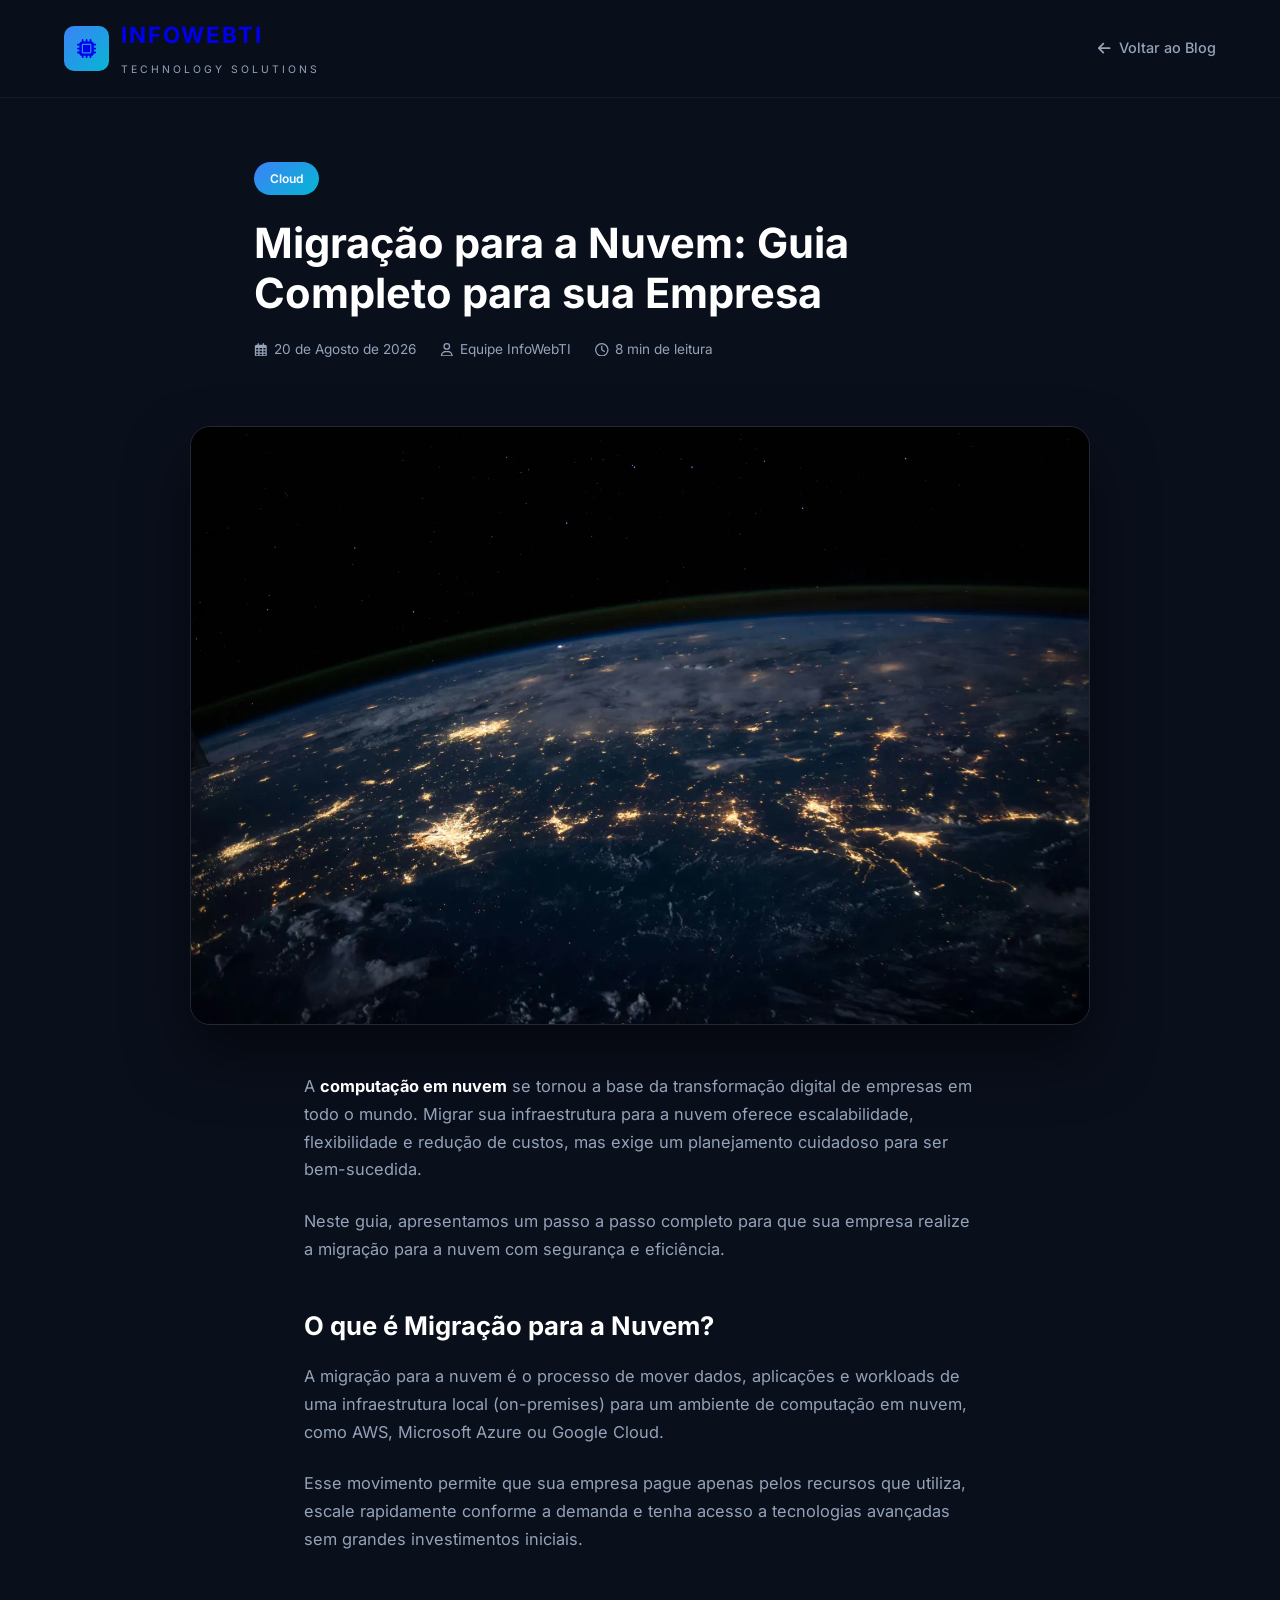
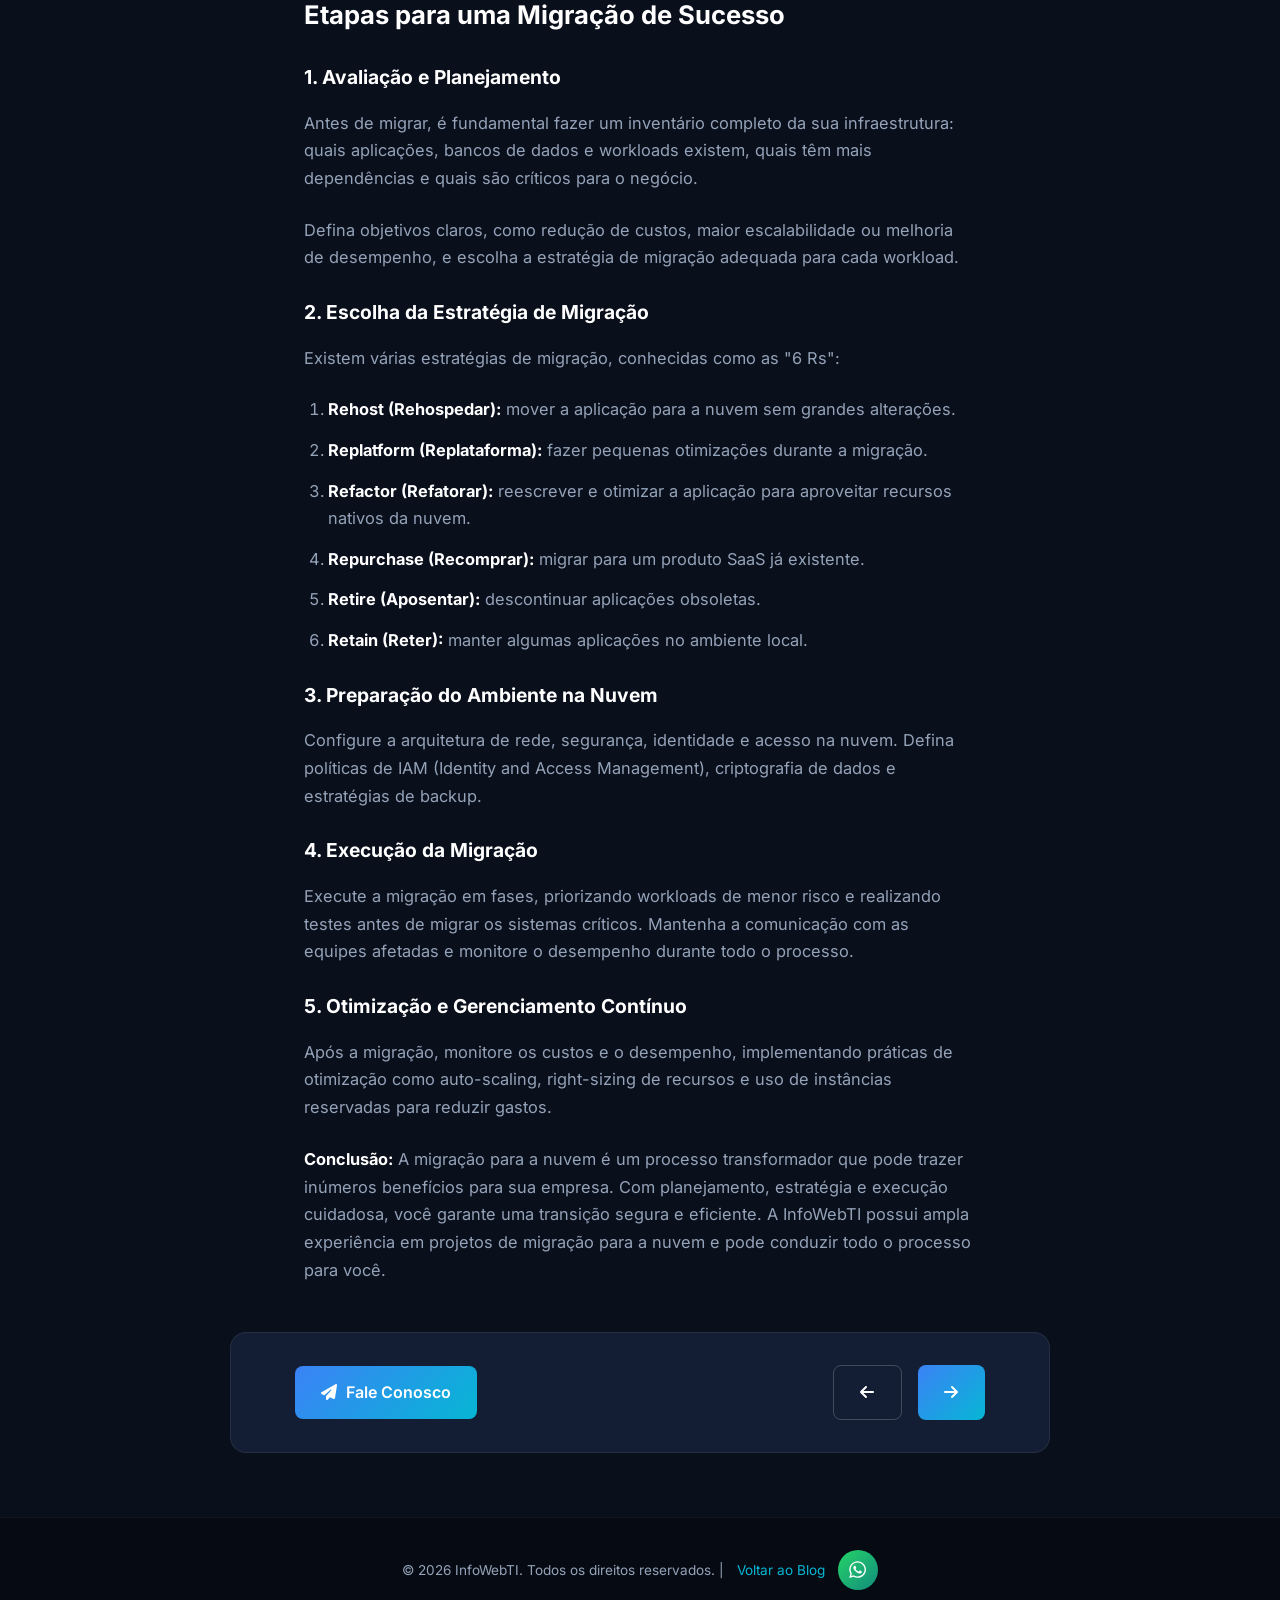
<file: infowebtipages/blog/artigo-migracao-nuvem.html>
<!DOCTYPE html>
<html lang="pt-BR">
<head>
    <meta charset="UTF-8">
    <meta name="viewport" content="width=device-width, initial-scale=1.0">
    <!-- ===== TAGS SEO / REDES SOCIAIS ===== -->
    <meta name="description" content="Infowebti, empresa de informática prestando serviços especializados em infraestrutura, suporte, helpdesk, manutenção e desenvolvimento"/>
    <meta name="keywords" content="infowebti, informática, infraestrutura, redes, projetos, computadores, servidores, manutenção, website"/>
    <meta name="robots" content="index, follow" />
    <meta itemprop="name" content="Migração para a Nuvem: Guia Completo para sua Empresa | InfoWebTI" />
    <meta itemprop="description" content="Migração para a Nuvem: Guia Completo para sua Empresa" />
    <meta itemprop="image" content="https://www.infowebti.com.br/img/infowebti.jpg" />
    <meta itemprop="url" content="https://www.infowebti.com.br/blog/artigo-migracao-nuvem.html" />
    <meta property="og:type" content="article" />
    <meta property="og:title" content="Migração para a Nuvem: Guia Completo para sua Empresa | InfoWebTI" />
    <meta property="og:description" content="Migração para a Nuvem: Guia Completo para sua Empresa"/>
    <meta property="og:image" content="https://www.infowebti.com.br/img/infowebti.jpg" />
    <meta property="og:image:alt" content="Migração para a Nuvem" />
    <meta property="og:url" content="https://www.infowebti.com.br/blog/artigo-migracao-nuvem.html" />
    <meta property="og:site_name" content="Infowebti Soluções Tecnológicas" />
    <meta property="og:locale" content="pt_BR" />
    <meta property="article:author" content="https://www.facebook.com/profile.php?id=100083200977364" />
    <meta property="article:publisher" content="https://www.facebook.com/profile.php?id=100083200977364" />
    <link rel="me" href="https://www.instagram.com/infowebtioficial" />
    <link rel="me" href="https://www.facebook.com/profile.php?id=100083200977364" />
    <meta property="twitter:domain" content="https://www.infowebti.com.br" />
    <meta property="twitter:title" content="Migração para a Nuvem: Guia Completo para sua Empresa | InfoWebTI" />
    <meta property="twitter:description" content="Migração para a Nuvem: Guia Completo para sua Empresa" />
    <meta property="twitter:image" content="https://www.infowebti.com.br/img/infowebti.jpg" />
    <meta property="twitter:url" content="https://www.infowebti.com.br/blog/artigo-migracao-nuvem.html" />
    <link rel="base" href="https://www.infowebti.com.br" />
    <link rel="canonical" href="https://www.infowebti.com.br/blog/artigo-migracao-nuvem.html" />
    <link rel="sitemap" type="application/xml" href="https://www.infowebti.com.br/sitemap.xml" />
    <link rel="author" href="https://www.infowebti.com.br" />
    <link rel="publisher" href="https://www.infowebti.com.br" />
    <!-- ===== FIM DAS TAGS SEO ===== -->
    <title>Migração para a Nuvem: Guia Completo para sua Empresa | InfoWebTI</title>

    <style>
    @font-face{font-family:'Inter';font-style:normal;font-weight:100 900;font-display:swap;src:url('../fonts/Inter-Variable.woff2') format('woff2');unicode-range:U+0000-00FF,U+0131,U+0152-0153,U+02BB-02BC,U+02C6,U+02DA,U+02DC,U+0304,U+0308,U+0329,U+2000-206F,U+20AC,U+2122,U+2191,U+2193,U+2212,U+2215,U+FEFF,U+FFFD}
    </style>
    <style>
    .fas, .far, .fab { font-style: normal; }
    .fas svg, .far svg, .fab svg { vertical-align: -0.125em; display: inline-block; }
    .band-stat h3 i svg { fill: var(--accent-cyan); }
    .depoimento-icon i { display: flex; align-items: center; justify-content: center; }
    .depoimento-icon svg { width: 1.25em; height: 1.25em; }
    .depoimento-icon i.fa-project-diagram svg { width: 1.15em; height: 1.15em; }
    .depoimento-icon i.fa-calendar-check svg { width: 1em; height: 1em; }
    .footer-column a i svg { vertical-align: -0.15em; }
    .footer-column a .fa-phone svg { width: 1em; height: 1em; vertical-align: -0.12em; }
  </style>
    <link rel="icon" type="image/png" href="../img/favicon.png?v=1.2">
    <style>
        * { margin: 0; padding: 0; box-sizing: border-box; }
        :root {
            --primary-dark: #0a0f1c;
            --primary-blue: #1a2744;
            --accent-blue: #3b82f6;
            --accent-cyan: #06b6d4;
            --text-light: #ffffff;
            --text-gray: #94a3b8;
            --card-bg: rgba(26, 39, 68, 0.6);
        }
        body { font-family: 'Inter', sans-serif; background: var(--primary-dark); color: var(--text-light); line-height: 1.7; }

        header {
            position: sticky;
            top: 0;
            z-index: 100;
            padding: 1rem 5%;
            display: flex;
            justify-content: space-between;
            align-items: center;
            background: rgba(10, 15, 28, 0.95);
            backdrop-filter: blur(10px);
            border-bottom: 1px solid rgba(255, 255, 255, 0.05);
        }
        .logo { display: flex; align-items: center; gap: 0.75rem; text-decoration: none; }
        .logo-icon {
            width: 45px; height: 45px;
            background: linear-gradient(135deg, var(--accent-blue), var(--accent-cyan));
            border-radius: 10px;
            display: flex; align-items: center; justify-content: center;
            font-size: 1.2rem; font-weight: 700;
        }
        .logo-text h1 { font-size: 1.4rem; font-weight: 700; letter-spacing: 2px; }
        .logo-text span { font-size: 0.65rem; color: var(--text-gray); letter-spacing: 3px; text-transform: uppercase; }
        .back-link {
            display: inline-flex; align-items: center; gap: 0.5rem;
            color: var(--text-gray); text-decoration: none; font-size: 0.9rem; font-weight: 500;
            transition: color 0.3s ease;
        }
        .back-link:hover { color: var(--accent-cyan); }

        .article-hero {
            padding: 4rem 5% 2rem;
            max-width: 900px;
            margin: 0 auto;
        }
        .article-tag {
            display: inline-block;
            padding: 0.4rem 1rem;
            background: linear-gradient(135deg, var(--accent-blue), var(--accent-cyan));
            border-radius: 50px;
            font-size: 0.75rem; font-weight: 600;
            margin-bottom: 1.5rem;
        }
        .article-hero h1 { font-size: 2.6rem; font-weight: 700; line-height: 1.2; margin-bottom: 1.2rem; }
        .article-meta { display: flex; gap: 1.5rem; color: var(--text-gray); font-size: 0.85rem; margin-bottom: 2rem; }
        .article-meta span { display: flex; align-items: center; gap: 0.4rem; }

        .article-image {
            max-width: 900px;
            margin: 0 auto;
            border-radius: 20px;
            overflow: hidden;
            box-shadow: 0 30px 60px rgba(0, 0, 0, 0.5);
            border: 1px solid rgba(255, 255, 255, 0.1);
        }
        .article-image img { width: 100%; height: 100%; display: block; object-fit: cover; }

        .article-body {
            max-width: 800px;
            margin: 3rem auto;
            padding: 0 5%;
            color: var(--text-gray);
            font-size: 1.02rem;
        }
        .article-body p { margin-bottom: 1.5rem; }
        .article-body h2 {
            color: var(--text-light);
            font-size: 1.6rem;
            font-weight: 700;
            margin: 2.5rem 0 1rem;
        }
        .article-body ol { margin: 0 0 1.5rem 1.5rem; }
        .article-body li { margin-bottom: 0.8rem; }
        .article-body strong { color: var(--text-light); }

        .article-footer {
            max-width: 820px;
            margin: 3rem auto 4rem;
            padding: 2rem 5%;
            background: var(--card-bg);
            border: 1px solid rgba(255, 255, 255, 0.08);
            border-radius: 16px;
            display: flex;
            justify-content: space-between;
            align-items: center;
            gap: 1rem;
            flex-wrap: wrap;
        }
        .article-footer a {
            display: inline-flex; align-items: center; gap: 0.6rem;
            padding: 0.8rem 1.6rem;
            background: linear-gradient(135deg, var(--accent-blue), var(--accent-cyan));
            border-radius: 8px;
            color: var(--text-light);
            font-weight: 600;
            text-decoration: none;
            transition: transform 0.3s ease, box-shadow 0.3s ease;
        }
        .article-footer a:hover { transform: translateY(-2px); box-shadow: 0 10px 30px rgba(59, 130, 246, 0.3); }
        .article-footer .prev-next { display: flex; gap: 1rem; }

        footer { padding: 2rem 5%; background: #060a13; text-align: center; color: var(--text-gray); font-size: 0.85rem; border-top: 1px solid rgba(255, 255, 255, 0.05); }
        footer p { display: inline-flex; align-items: center; justify-content: center; gap: 0.8rem; flex-wrap: wrap; }
        footer .social-btn {
            display: inline-flex; align-items: center; justify-content: center;
            width: 40px; height: 40px; border-radius: 50%;
            color: #fff; font-size: 1.2rem; text-decoration: none;
            transition: transform 0.3s ease, box-shadow 0.3s ease;
        }
        footer .social-btn.whatsapp { background: linear-gradient(135deg, #25d366, #128c7e); }
        footer .social-btn.whatsapp:hover { transform: translateY(-3px); box-shadow: 0 10px 25px rgba(0, 0, 0, 0.4); }

        @media (max-width: 768px) {
            .article-hero h1 { font-size: 1.8rem; }
            .article-meta { flex-direction: column; gap: 0.5rem; }
            .article-footer { flex-direction: column; text-align: center; }
        }
        @media (max-width: 480px) {
            header { padding: 1rem; }
            .logo-text span { display: none; }
        }
    </style>
</head>
<body>
    <header>
        <a href="../index.html" class="logo">
            <div class="logo-icon"><i class="fas fa-microchip"><svg xmlns="http://www.w3.org/2000/svg" viewBox="0 0 512 512" width="1em" height="1em" fill="currentColor" aria-hidden="true" focusable="false"><path d="M176 24c0-13.3-10.7-24-24-24s-24 10.7-24 24V64c-35.3 0-64 28.7-64 64H24c-13.3 0-24 10.7-24 24s10.7 24 24 24H64v56H24c-13.3 0-24 10.7-24 24s10.7 24 24 24H64v56H24c-13.3 0-24 10.7-24 24s10.7 24 24 24H64c0 35.3 28.7 64 64 64v40c0 13.3 10.7 24 24 24s24-10.7 24-24V448h56v40c0 13.3 10.7 24 24 24s24-10.7 24-24V448h56v40c0 13.3 10.7 24 24 24s24-10.7 24-24V448c35.3 0 64-28.7 64-64h40c13.3 0 24-10.7 24-24s-10.7-24-24-24H448V280h40c13.3 0 24-10.7 24-24s-10.7-24-24-24H448V176h40c13.3 0 24-10.7 24-24s-10.7-24-24-24H448c0-35.3-28.7-64-64-64V24c0-13.3-10.7-24-24-24s-24 10.7-24 24V64H280V24c0-13.3-10.7-24-24-24s-24 10.7-24 24V64H176V24zM160 128H352c17.7 0 32 14.3 32 32V352c0 17.7-14.3 32-32 32H160c-17.7 0-32-14.3-32-32V160c0-17.7 14.3-32 32-32zm192 32H160V352H352V160z"/></svg></i></div>
            <div class="logo-text">
                <h1>INFOWEBTI</h1>
                <span>Technology Solutions</span>
            </div>
        </a>
        <a href="../blog.html" class="back-link"><i class="fas fa-arrow-left"><svg xmlns="http://www.w3.org/2000/svg" viewBox="0 0 448 512" width="1em" height="1em" fill="currentColor" aria-hidden="true" focusable="false"><path d="M9.4 233.4c-12.5 12.5-12.5 32.8 0 45.3l160 160c12.5 12.5 32.8 12.5 45.3 0s12.5-32.8 0-45.3L109.2 288 416 288c17.7 0 32-14.3 32-32s-14.3-32-32-32l-306.7 0L214.6 118.6c12.5-12.5 12.5-32.8 0-45.3s-32.8-12.5-45.3 0l-160 160z"/></svg></i> Voltar ao Blog</a>
    </header>

    <div class="article-hero">
        <span class="article-tag">Cloud</span>
        <h1>Migração para a Nuvem: Guia Completo para sua Empresa</h1>
        <div class="article-meta">
            <span><i class="far fa-calendar-alt"><svg xmlns="http://www.w3.org/2000/svg" viewBox="0 0 448 512" width="1em" height="1em" fill="currentColor" aria-hidden="true" focusable="false"><path d="M152 24c0-13.3-10.7-24-24-24s-24 10.7-24 24V64H64C28.7 64 0 92.7 0 128v16 48V448c0 35.3 28.7 64 64 64H384c35.3 0 64-28.7 64-64V192 144 128c0-35.3-28.7-64-64-64H344V24c0-13.3-10.7-24-24-24s-24 10.7-24 24V64H152V24zM48 192h80v56H48V192zm0 104h80v64H48V296zm128 0h96v64H176V296zm144 0h80v64H320V296zm80-48H320V192h80v56zm0 160v40c0 8.8-7.2 16-16 16H320V408h80zm-128 0v56H176V408h96zm-144 0v56H64c-8.8 0-16-7.2-16-16V408h80zM272 248H176V192h96v56z"/></svg></i> 20 de Agosto de 2026</span>
            <span><i class="far fa-user"><svg xmlns="http://www.w3.org/2000/svg" viewBox="0 0 448 512" width="1em" height="1em" fill="currentColor" aria-hidden="true" focusable="false"><path d="M304 128a80 80 0 1 0 -160 0 80 80 0 1 0 160 0zM96 128a128 128 0 1 1 256 0A128 128 0 1 1 96 128zM49.3 464H398.7c-8.9-63.3-63.3-112-129-112H178.3c-65.7 0-120.1 48.7-129 112zM0 482.3C0 383.8 79.8 304 178.3 304h91.4C368.2 304 448 383.8 448 482.3c0 16.4-13.3 29.7-29.7 29.7H29.7C13.3 512 0 498.7 0 482.3z"/></svg></i> Equipe InfoWebTI</span>
            <span><i class="far fa-clock"><svg xmlns="http://www.w3.org/2000/svg" viewBox="0 0 512 512" width="1em" height="1em" fill="currentColor" aria-hidden="true" focusable="false"><path d="M464 256A208 208 0 1 1 48 256a208 208 0 1 1 416 0zM0 256a256 256 0 1 0 512 0A256 256 0 1 0 0 256zM232 120V256c0 8 4 15.5 10.7 20l96 64c11 7.4 25.9 4.4 33.3-6.7s4.4-25.9-6.7-33.3L280 243.2V120c0-13.3-10.7-24-24-24s-24 10.7-24 24z"/></svg></i> 8 min de leitura</span>
        </div>
    </div>

    <div class="article-image">
        <picture>
            <source type="image/webp" srcset="../img/cloud.webp">
            <img src="../img/cloud.jpg" alt="cloud" loading="lazy" decoding="async">
        </picture>
    </div>

    <div class="article-body">
        <p>A <strong>computação em nuvem</strong> se tornou a base da transformação digital de empresas em todo o mundo. Migrar sua infraestrutura para a nuvem oferece escalabilidade, flexibilidade e redução de custos, mas exige um planejamento cuidadoso para ser bem-sucedida.</p>

        <p>Neste guia, apresentamos um passo a passo completo para que sua empresa realize a migração para a nuvem com segurança e eficiência.</p>

        <h2>O que é Migração para a Nuvem?</h2>
        <p>A migração para a nuvem é o processo de mover dados, aplicações e workloads de uma infraestrutura local (on-premises) para um ambiente de computação em nuvem, como AWS, Microsoft Azure ou Google Cloud.</p>
        <p>Esse movimento permite que sua empresa pague apenas pelos recursos que utiliza, escale rapidamente conforme a demanda e tenha acesso a tecnologias avançadas sem grandes investimentos iniciais.</p>

        <h2>Etapas para uma Migração de Sucesso</h2>
        <h2 style="font-size: 1.2rem; margin-top: 1.5rem;">1. Avaliação e Planejamento</h2>
        <p>Antes de migrar, é fundamental fazer um inventário completo da sua infraestrutura: quais aplicações, bancos de dados e workloads existem, quais têm mais dependências e quais são críticos para o negócio.</p>
        <p>Defina objetivos claros, como redução de custos, maior escalabilidade ou melhoria de desempenho, e escolha a estratégia de migração adequada para cada workload.</p>

        <h2 style="font-size: 1.2rem; margin-top: 1.5rem;">2. Escolha da Estratégia de Migração</h2>
        <p>Existem várias estratégias de migração, conhecidas como as "6 Rs":</p>
        <ol>
            <li><strong>Rehost (Rehospedar):</strong> mover a aplicação para a nuvem sem grandes alterações.</li>
            <li><strong>Replatform (Replataforma):</strong> fazer pequenas otimizações durante a migração.</li>
            <li><strong>Refactor (Refatorar):</strong> reescrever e otimizar a aplicação para aproveitar recursos nativos da nuvem.</li>
            <li><strong>Repurchase (Recomprar):</strong> migrar para um produto SaaS já existente.</li>
            <li><strong>Retire (Aposentar):</strong> descontinuar aplicações obsoletas.</li>
            <li><strong>Retain (Reter):</strong> manter algumas aplicações no ambiente local.</li>
        </ol>

        <h2 style="font-size: 1.2rem; margin-top: 1.5rem;">3. Preparação do Ambiente na Nuvem</h2>
        <p>Configure a arquitetura de rede, segurança, identidade e acesso na nuvem. Defina políticas de IAM (Identity and Access Management), criptografia de dados e estratégias de backup.</p>

        <h2 style="font-size: 1.2rem; margin-top: 1.5rem;">4. Execução da Migração</h2>
        <p>Execute a migração em fases, priorizando workloads de menor risco e realizando testes antes de migrar os sistemas críticos. Mantenha a comunicação com as equipes afetadas e monitore o desempenho durante todo o processo.</p>

        <h2 style="font-size: 1.2rem; margin-top: 1.5rem;">5. Otimização e Gerenciamento Contínuo</h2>
        <p>Após a migração, monitore os custos e o desempenho, implementando práticas de otimização como auto-scaling, right-sizing de recursos e uso de instâncias reservadas para reduzir gastos.</p>

        <p><strong>Conclusão:</strong> A migração para a nuvem é um processo transformador que pode trazer inúmeros benefícios para sua empresa. Com planejamento, estratégia e execução cuidadosa, você garante uma transição segura e eficiente. A InfoWebTI possui ampla experiência em projetos de migração para a nuvem e pode conduzir todo o processo para você.</p>
    </div>

    <div class="article-footer">
        <a href="../contato.html"><i class="fas fa-paper-plane"><svg xmlns="http://www.w3.org/2000/svg" viewBox="0 0 512 512" width="1em" height="1em" fill="currentColor" aria-hidden="true" focusable="false"><path d="M498.1 5.6c10.1 7 15.4 19.1 13.5 31.2l-64 416c-1.5 9.7-7.4 18.2-16 23s-18.9 5.4-28 1.6L284 427.7l-68.5 74.1c-8.9 9.7-22.9 12.9-35.2 8.1S160 493.2 160 480V396.4c0-4 1.5-7.8 4.2-10.7L331.8 202.8c5.8-6.3 5.6-16-.4-22s-15.7-6.4-22-.7L106 360.8 17.7 316.6C7.1 311.3 .3 300.7 0 288.9s5.9-22.8 16.1-28.7l448-256c10.7-6.1 23.9-5.5 34 1.4z"/></svg></i> Fale Conosco</a>
        <div class="prev-next">
            <a href="artigo-ciberseguranca.html" title="Artigo anterior" style="background: transparent; border: 1px solid rgba(255,255,255,0.2);"><i class="fas fa-arrow-left"><svg xmlns="http://www.w3.org/2000/svg" viewBox="0 0 448 512" width="1em" height="1em" fill="currentColor" aria-hidden="true" focusable="false"><path d="M9.4 233.4c-12.5 12.5-12.5 32.8 0 45.3l160 160c12.5 12.5 32.8 12.5 45.3 0s12.5-32.8 0-45.3L109.2 288 416 288c17.7 0 32-14.3 32-32s-14.3-32-32-32l-306.7 0L214.6 118.6c12.5-12.5 12.5-32.8 0-45.3s-32.8-12.5-45.3 0l-160 160z"/></svg></i></a>
            <a href="artigo-data-centers.html" title="Próximo artigo"><i class="fas fa-arrow-right"><svg xmlns="http://www.w3.org/2000/svg" viewBox="0 0 448 512" width="1em" height="1em" fill="currentColor" aria-hidden="true" focusable="false"><path d="M438.6 278.6c12.5-12.5 12.5-32.8 0-45.3l-160-160c-12.5-12.5-32.8-12.5-45.3 0s-12.5 32.8 0 45.3L338.8 224 32 224c-17.7 0-32 14.3-32 32s14.3 32 32 32l306.7 0L233.4 393.4c-12.5 12.5-12.5 32.8 0 45.3s32.8 12.5 45.3 0l160-160z"/></svg></i></a>
        </div>
    </div>

    <footer>
        <p>&copy; 2026 InfoWebTI. Todos os direitos reservados. | <a href="../blog.html" style="color: var(--accent-cyan); text-decoration: none;">Voltar ao Blog</a> <a href="https://wa.me/5512982454379" target="_blank" class="social-btn whatsapp" aria-label="WhatsApp" title="Fale conosco no WhatsApp"><i class="fab fa-whatsapp"><svg xmlns="http://www.w3.org/2000/svg" viewBox="0 0 448 512" width="1em" height="1em" fill="currentColor" aria-hidden="true" focusable="false"><path d="M380.9 97.1C339 55.1 283.2 32 223.9 32c-122.4 0-222 99.6-222 222 0 39.1 10.2 77.3 29.6 111L0 480l117.7-30.9c32.4 17.7 68.9 27 106.1 27h.1c122.3 0 224.1-99.6 224.1-222 0-59.3-25.2-115-67.1-157zm-157 341.6c-33.2 0-65.7-8.9-94-25.7l-6.7-4-69.8 18.3L72 359.2l-4.4-7c-18.5-29.4-28.2-63.3-28.2-98.2 0-101.7 82.8-184.5 184.6-184.5 49.3 0 95.6 19.2 130.4 54.1 34.8 34.9 56.2 81.2 56.1 130.5 0 101.8-84.9 184.6-186.6 184.6zm101.2-138.2c-5.5-2.8-32.8-16.2-37.9-18-5.1-1.9-8.8-2.8-12.5 2.8-3.7 5.6-14.3 18-17.6 21.8-3.2 3.7-6.5 4.2-12 1.4-32.6-16.3-54-29.1-75.5-66-5.7-9.8 5.7-9.1 16.3-30.3 1.8-3.7.9-6.9-.5-9.7-1.4-2.8-12.5-30.1-17.1-41.2-4.5-10.8-9.1-9.3-12.5-9.5-3.2-.2-6.9-.2-10.6-.2-3.7 0-9.7 1.4-14.8 6.9-5.1 5.6-19.4 19-19.4 46.3 0 27.3 19.9 53.7 22.6 57.4 2.8 3.7 39.1 59.7 94.8 83.8 35.2 15.2 49 16.5 66.6 13.9 10.7-1.6 32.8-13.4 37.4-26.4 4.6-13 4.6-24.1 3.2-26.4-1.3-2.5-5-3.9-10.5-6.6z"/></svg></i></a></p>
    </footer>
</body>
</html>
</file>
<file: infowebtipages/css/style.min.css>
@font-face{font-family:'Inter';font-style:normal;font-weight:100 900;font-display:swap;src:url('../fonts/Inter-Variable.woff2') format('woff2');unicode-range:U+0000-00FF,U+0131,U+0152-0153,U+02BB-02BC,U+02C6,U+02DA,U+02DC,U+0304,U+0308,U+0329,U+2000-206F,U+20AC,U+2122,U+2191,U+2193,U+2212,U+2215,U+FEFF,U+FFFD}
*{margin:0;padding:0;box-sizing:border-box;}:root{--primary-dark:#0a0f1c;--primary-blue:#1a2744;--accent-blue:#3b82f6;--accent-cyan:#06b6d4;--text-light:#ffffff;--text-gray:#94a3b8;--card-bg:rgba(26,39,68,0.6);--glass-bg:rgba(255,255,255,0.05);}body{font-family:'Inter',sans-serif;background:var(--primary-dark);color:var(--text-light);overflow-x:hidden;line-height:1.6;}header{position:fixed;top:0;left:0;right:0;z-index:1000;padding:1rem 5%;display:flex;justify-content:space-between;align-items:center;background:rgba(10,15,28,0.85);backdrop-filter:blur(10px);border-bottom:1px solid rgba(255,255,255,0.05);transition:all 0.3s ease;}header.scrolled{padding:0.7rem 5%;background:rgba(10,15,28,0.95);}.logo{display:flex;align-items:center;gap:0.75rem;text-decoration:none;}.logo-icon{width:45px;height:45px;background:linear-gradient(135deg,var(--accent-blue),var(--accent-cyan));border-radius:10px;display:flex;align-items:center;justify-content:center;font-size:1.2rem;font-weight:700;}.logo-text h1{font-size:1.4rem;font-weight:700;color:var(--text-light);letter-spacing:2px;}.logo-text span{font-size:0.65rem;color:var(--text-gray);letter-spacing:3px;text-transform:uppercase;}nav{display:flex;gap:2rem;align-items:center;}nav a{color:var(--text-gray);text-decoration:none;font-size:0.9rem;font-weight:500;transition:color 0.3s ease;}nav a:hover{color:var(--text-light);}.nav-cta{padding:0.6rem 1.5rem;background:linear-gradient(135deg,var(--accent-blue),var(--accent-cyan));border-radius:8px;color:var(--text-light)!important;font-weight:600;position:relative;overflow:hidden;animation:ctaGlow 2.5s ease-in-out infinite,ctaFloat 3s ease-in-out infinite;}.nav-cta::before{content:'';position:absolute;top:0;left:-150%;width:60%;height:100%;background:linear-gradient(120deg,transparent,rgba(255,255,255,0.5),transparent);transform:skewX(-20deg);animation:ctaShine 3s ease-in-out infinite;}.nav-cta:hover{transform:translateY(-2px);box-shadow:0 10px 30px rgba(59,130,246,0.6);}@keyframes ctaGlow{0%,100%{box-shadow:0 0 12px rgba(59,130,246,0.4);}50%{box-shadow:0 0 26px rgba(6,182,212,0.8);}}@keyframes ctaFloat{0%,100%{transform:translateY(0);}50%{transform:translateY(-3px);}}@keyframes ctaShine{0%,60%{left:-150%;}100%{left:150%;}}.menu-toggle{display:none;flex-direction:column;gap:5px;cursor:pointer;padding:5px;}.menu-toggle span{width:25px;height:2px;background:var(--text-light);transition:all 0.3s ease;}.hero{min-height:100vh;display:flex;align-items:center;gap:3rem;position:relative;padding:0 5%;background:linear-gradient(135deg,#0a0f1c 0%,#1a2744 50%,#0f172a 100%);overflow:hidden;}.hero::before{content:'';position:absolute;top:0;right:0;width:60%;height:100%;background:url('../img/hero-bg.webp')center/cover;opacity:0.15;mask-image:linear-gradient(to left,rgba(0,0,0,0.8),transparent);}.hero::after{content:'';position:absolute;bottom:0;left:0;right:0;height:150px;background:linear-gradient(to top,var(--primary-dark),transparent);}.hero-content{max-width:700px;z-index:1;animation:fadeInUp 1s ease;}.hero-visual{position:relative;flex:1;min-width:300px;max-width:560px;z-index:1;animation:fadeInUp 1s ease 0.3s both;}.hero-image{position:relative;border-radius:20px;overflow:hidden;box-shadow:0 30px 60px rgba(0,0,0,0.5);border:1px solid rgba(255,255,255,0.1);background:linear-gradient(135deg,rgba(59,130,246,0.2),rgba(6,182,212,0.2));}.hero-image::after{content:'';position:absolute;inset:0;background:linear-gradient(135deg,rgba(59,130,246,0.25),transparent);mix-blend-mode:overlay;}.hero-image img{width:100%;height:100%;display:block;object-fit:cover;}.float-card{position:absolute;display:flex;align-items:center;gap:0.7rem;padding:0.7rem 1rem;background:rgba(10,15,28,0.85);border:1px solid rgba(255,255,255,0.12);border-radius:12px;backdrop-filter:blur(8px);box-shadow:0 10px 30px rgba(0,0,0,0.35);animation:floatUp 4s ease-in-out infinite;}.float-icon{width:38px;height:38px;background:linear-gradient(135deg,var(--accent-blue),var(--accent-cyan));border-radius:9px;display:flex;align-items:center;justify-content:center;font-size:1rem;flex-shrink:0;}.float-text{display:flex;flex-direction:column;}.float-text strong{font-size:0.85rem;font-weight:600;color:var(--text-light);}.float-text span{font-size:0.7rem;color:var(--text-gray);}.float-card-1{top:8%;left:-35px;animation-delay:0s;}.float-card-2{bottom:12%;right:-40px;animation-delay:1.2s;}.float-card-3{top:45%;left:-50px;animation-delay:2s;}.float-chip{position:absolute;width:48px;height:48px;background:rgba(26,39,68,0.9);border:1px solid rgba(59,130,246,0.4);border-radius:50%;display:flex;align-items:center;justify-content:center;font-size:1.2rem;color:var(--accent-cyan);box-shadow:0 8px 24px rgba(0,0,0,0.4);animation:floatUp 5s ease-in-out infinite;backdrop-filter:blur(8px);}.chip-1{top:-15px;right:15%;animation-delay:0.6s;}.chip-2{bottom:0;left:5%;animation-delay:1.8s;}.chip-3{top:30%;right:-30px;animation-delay:2.6s;}@keyframes floatUp{0%,100%{transform:translateY(0);}50%{transform:translateY(-12px);}}@keyframes heroVisualFloat{0%,100%{transform:translateY(0)rotate(-1deg);}50%{transform:translateY(-10px)rotate(1deg);}}.hero-badge{display:inline-block;padding:0.5rem 1rem;background:var(--glass-bg);border:1px solid rgba(59,130,246,0.3);border-radius:50px;font-size:0.8rem;color:var(--accent-cyan);margin-bottom:1.5rem;backdrop-filter:blur(5px);}.hero h2{font-size:3.5rem;font-weight:700;line-height:1.1;margin-bottom:1.5rem;}.hero h2 span{background:linear-gradient(135deg,var(--accent-blue),var(--accent-cyan));-webkit-background-clip:text;-webkit-text-fill-color:transparent;background-clip:text;}.hero p{font-size:1.1rem;color:var(--text-gray);margin-bottom:2rem;max-width:500px;}.hero-buttons{display:flex;gap:1rem;flex-wrap:wrap;}.btn-primary{padding:0.9rem 2rem;background:linear-gradient(135deg,var(--accent-blue),var(--accent-cyan));border:none;border-radius:8px;color:var(--text-light);font-size:1rem;font-weight:600;cursor:pointer;transition:all 0.3s ease;text-decoration:none;}.btn-primary:hover{transform:translateY(-2px);box-shadow:0 10px 30px rgba(59,130,246,0.3);}.btn-secondary{padding:0.9rem 2rem;background:transparent;border:1px solid rgba(255,255,255,0.2);border-radius:8px;color:var(--text-light);font-size:1rem;font-weight:600;cursor:pointer;transition:all 0.3s ease;text-decoration:none;animation:ctaFloat 3s ease-in-out infinite;}.btn-secondary:hover{background:var(--glass-bg);border-color:var(--accent-blue);box-shadow:0 10px 30px rgba(59,130,246,0.5);transform:translateY(-2px);}.btn-secondary .fa-phone,.btn-secondary .fa-envelope{animation:ctaGlow 2.5s ease-in-out infinite;}.hero-stats{display:flex;gap:3rem;margin-top:3rem;padding-top:2rem;border-top:1px solid rgba(255,255,255,0.1);}.stat-item h3{font-size:2rem;font-weight:700;background:linear-gradient(135deg,var(--accent-blue),var(--accent-cyan));-webkit-background-clip:text;-webkit-text-fill-color:transparent;background-clip:text;}.stat-item p{font-size:0.85rem;color:var(--text-gray);margin-bottom:0;}.services{padding:6rem 5%;background:var(--primary-dark);position:relative;}.section-header{text-align:center;margin-bottom:4rem;}.section-header h2{font-size:2.5rem;font-weight:700;margin-bottom:1rem;}.section-header p{color:var(--text-gray);max-width:600px;margin:0 auto;}.services-grid{display:grid;grid-template-columns:repeat(3,1fr);gap:2rem;max-width:1200px;margin:0 auto;}.service-card{background:var(--card-bg);border:1px solid rgba(255,255,255,0.05);border-radius:16px;padding:2.5rem;transition:transform 0.4s ease,box-shadow 0.4s ease;position:relative;overflow:hidden;}.service-card::before{content:'';position:absolute;inset:0;border-radius:16px;padding:2px;background:conic-gradient(from var(--angle,0deg),transparent 0deg,var(--accent-blue)90deg,var(--accent-cyan)180deg,var(--accent-blue)270deg,transparent 360deg);-webkit-mask:linear-gradient(#fff 0 0)content-box,linear-gradient(#fff 0 0);-webkit-mask-composite:xor;mask-composite:exclude;z-index:0;opacity:0;transition:opacity 0.4s ease;animation:spinConic 4s linear infinite;pointer-events:none;}.service-card:hover::before{opacity:1;}@property --angle{syntax:'<angle>';initial-value:0deg;inherits:false;}@keyframes spinConic{to{--angle:360deg;}}@supports not((mask-composite:exclude)or(-webkit-mask-composite:xor)){.service-card::before{display:none;}}.service-glow{position:absolute;top:0;left:0;width:100%;height:100%;opacity:0;transition:opacity 0.35s ease;pointer-events:none;background:radial-gradient(circle at var(--mx,50%)var(--my,50%),rgba(59,130,246,0.22),rgba(6,182,212,0.10)40%,transparent 70%);}.service-card:hover .service-glow{opacity:1;}.service-card::after{content:'';position:absolute;top:0;left:0;right:0;height:3px;background:linear-gradient(90deg,transparent,var(--accent-cyan),transparent);transform:scaleX(0);transition:transform 0.5s ease;}.service-card:hover::after{transform:scaleX(1);}.service-card:hover{transform:translateY(-10px);box-shadow:0 20px 50px rgba(0,0,0,0.5),0 0 30px rgba(6,182,212,0.25);}.service-icon{width:70px;height:70px;background:linear-gradient(135deg,rgba(59,130,246,0.2),rgba(6,182,212,0.2));border-radius:12px;display:flex;align-items:center;justify-content:center;font-size:1.8rem;color:var(--accent-cyan);margin-bottom:1.5rem;position:relative;transition:color 0.4s ease;}.service-icon i{position:relative;z-index:2;}.service-card:hover .service-icon{color:var(--text-light);}.service-icon::before{content:'';position:absolute;inset:-7px;border-radius:16px;border:2px dashed transparent;border-top-color:var(--accent-cyan);border-bottom-color:var(--accent-blue);opacity:0;transition:opacity 0.4s ease;}.service-card:hover .service-icon::before{opacity:1;animation:spinRing 3s linear infinite;}.service-icon::after{content:'';position:absolute;inset:0;border-radius:12px;background:radial-gradient(circle,rgba(6,182,212,0.5),transparent 70%);z-index:1;opacity:0;transition:opacity 0.4s ease;}.service-card:hover .service-icon::after{opacity:0.9;animation:iconPulse 1.4s ease-in-out infinite;}@keyframes spinRing{to{transform:rotate(360deg);}}@keyframes iconPulse{0%,100%{transform:scale(1);opacity:0.9;}50%{transform:scale(1.25);opacity:0.4;}}.service-card h3{font-size:1.3rem;font-weight:600;margin-bottom:1rem;transition:color 0.3s ease;}.service-card:hover h3{background:linear-gradient(135deg,#fff,var(--accent-cyan));-webkit-background-clip:text;-webkit-text-fill-color:transparent;background-clip:text;}.service-card p{color:var(--text-gray);font-size:0.95rem;}.produtos{padding:6rem 5%;background:linear-gradient(180deg,#0d1321 0%,var(--primary-dark)100%);}.produtos-grid{display:grid;grid-template-columns:repeat(3,1fr);gap:2rem;max-width:1200px;margin:0 auto;}.produto-card{background:var(--card-bg);border:1px solid rgba(255,255,255,0.05);border-radius:16px;overflow:hidden;transition:all 0.4s ease;}.produto-card:hover{transform:translateY(-10px);border-color:rgba(59,130,246,0.3);box-shadow:0 20px 40px rgba(0,0,0,0.3);}.produto-icon{width:100%;height:160px;background:linear-gradient(135deg,rgba(59,130,246,0.2),rgba(6,182,212,0.2));display:flex;align-items:center;justify-content:center;font-size:3.5rem;color:var(--accent-cyan);}.produto-card h3{font-size:1.2rem;font-weight:600;color:var(--text-light);padding:1.5rem 1.5rem 0.5rem;}.produto-card p{color:var(--text-gray);font-size:0.9rem;padding:0 1.5rem 1.5rem;}.produto-card.animate-on-scroll{opacity:0;transform:translateX(-90px);transition:opacity 0.7s ease,transform 0.7s ease;}.produto-card.animate-on-scroll.visible{opacity:1;transform:translateX(0);}.produto-card:nth-child(1){transition-delay:0s;}.produto-card:nth-child(2){transition-delay:0.12s;}.produto-card:nth-child(3){transition-delay:0.24s;}.produto-card:nth-child(4){transition-delay:0.36s;}.produto-card:nth-child(5){transition-delay:0.48s;}.produto-card:nth-child(6){transition-delay:0.6s;}@media(max-width:768px){.produto-card.animate-on-scroll{transform:translateX(-40px);}}.highlight-band{position:relative;padding:5rem 5%;background:linear-gradient(135deg,#1a2744 0%,#0d1321 50%,#1a2744 100%);overflow:hidden;text-align:center;border-top:1px solid rgba(255,255,255,0.05);border-bottom:1px solid rgba(255,255,255,0.05);}.band-orbs{position:absolute;border-radius:50%;filter:blur(60px);opacity:0.5;animation:orbFloat 8s ease-in-out infinite;}.band-orb-1{width:300px;height:300px;background:radial-gradient(circle,var(--accent-blue),transparent 70%);top:-100px;left:-80px;}.band-orb-2{width:260px;height:260px;background:radial-gradient(circle,var(--accent-cyan),transparent 70%);bottom:-100px;right:-60px;animation-delay:2s;}.band-orb-3{width:180px;height:180px;background:radial-gradient(circle,rgba(59,130,246,0.6),transparent 70%);top:40%;left:65%;animation-delay:4s;}@keyframes orbFloat{0%,100%{transform:translate(0,0)scale(1);}50%{transform:translate(30px,-30px)scale(1.15);}}.highlight-container{position:relative;z-index:1;max-width:900px;margin:0 auto;}.band-icon{width:90px;height:90px;margin:0 auto 1.5rem;background:linear-gradient(135deg,var(--accent-blue),var(--accent-cyan));border-radius:24px;display:flex;align-items:center;justify-content:center;font-size:2.6rem;box-shadow:0 0 40px rgba(59,130,246,0.6);animation:bandGlow 3s ease-in-out infinite;}@keyframes bandGlow{0%,100%{box-shadow:0 0 30px rgba(59,130,246,0.5);transform:scale(1);}50%{box-shadow:0 0 60px rgba(6,182,212,0.9);transform:scale(1.05);}}.highlight-band h2{font-size:2rem;font-weight:700;margin-bottom:1rem;}.highlight-container p{color:var(--text-gray);font-size:1.05rem;max-width:640px;margin:0 auto 2.5rem;line-height:1.7;}.band-stats{display:flex;justify-content:center;align-items:center;gap:3rem;flex-wrap:wrap;}.band-stat h3{font-size:2.3rem;font-weight:700;background:linear-gradient(135deg,var(--accent-blue),var(--accent-cyan));-webkit-background-clip:text;-webkit-text-fill-color:transparent;background-clip:text;margin-bottom:0.3rem;}.band-stat h3 i{font-size:2rem;-webkit-text-fill-color:var(--accent-cyan);}.band-stat span{color:var(--text-gray);font-size:0.85rem;text-transform:uppercase;letter-spacing:1px;}.band-stat.divider{padding:0 3rem;border-left:1px solid rgba(255,255,255,0.15);border-right:1px solid rgba(255,255,255,0.15);}@media(max-width:1024px){.highlight-band h2{font-size:1.7rem;}.band-stats{gap:2rem;}.band-stat.divider{padding:0 2rem;}}@media(max-width:768px){.band-stats{flex-direction:column;gap:1.8rem;}.band-stat.divider{padding:1.5rem 0;border-left:none;border-right:none;border-top:1px solid rgba(255,255,255,0.15);border-bottom:1px solid rgba(255,255,255,0.15);}}.depoimentos{padding:6rem 5%;background:var(--primary-dark);}.depoimentos-grid{display:grid;grid-template-columns:repeat(3,1fr);gap:2rem;max-width:1200px;margin:0 auto;}.depoimento-card{background:var(--card-bg);border:1px solid rgba(255,255,255,0.05);border-radius:16px;padding:2.5rem 2rem;text-align:center;transition:transform 0.4s ease,box-shadow 0.4s ease,border-color 0.4s ease;}.depoimento-card.slide-left{opacity:0;transform:translateX(-120px);transition:opacity 0.7s ease,transform 0.7s ease,box-shadow 0.4s ease,border-color 0.4s ease;}.depoimento-card.slide-center{opacity:0;transform:translateY(80px);transition:opacity 0.7s ease,transform 0.7s ease,box-shadow 0.4s ease,border-color 0.4s ease;}.depoimento-card.slide-right{opacity:0;transform:translateX(120px);transition:opacity 0.7s ease,transform 0.7s ease,box-shadow 0.4s ease,border-color 0.4s ease;}.depoimento-card.visible{opacity:1;transform:translate(0,0);}.depoimento-card:hover{transform:translateY(-10px);border-color:rgba(59,130,246,0.3);box-shadow:0 20px 40px rgba(0,0,0,0.3),0 0 30px rgba(6,182,212,0.15);}.depoimento-icon{width:68px;height:68px;margin:0 auto 1.2rem;background:linear-gradient(135deg,var(--accent-blue),var(--accent-cyan));border-radius:18px;display:flex;align-items:center;justify-content:center;font-size:1.8rem;color:var(--text-light);}.depoimento-card h3{font-size:2.2rem;font-weight:700;background:linear-gradient(135deg,var(--accent-blue),var(--accent-cyan));-webkit-background-clip:text;-webkit-text-fill-color:transparent;background-clip:text;margin-bottom:0.3rem;}.depoimento-card p{font-size:1rem;font-weight:600;color:var(--text-light);margin-bottom:0.8rem;}.depoimento-card span{color:var(--text-gray);font-size:0.9rem;line-height:1.6;}@media(max-width:768px){.depoimentos-grid{grid-template-columns:1fr;}}.economia{padding:6rem 5%;background:linear-gradient(180deg,#0d1321 0%,var(--primary-dark)100%);border-top:1px solid rgba(255,255,255,0.05);}.economia .section-kick{display:inline-flex;align-items:center;gap:0.6rem;padding:0.4rem 1rem;background:linear-gradient(135deg,var(--accent-blue),var(--accent-cyan));border-radius:50px;font-size:0.8rem;font-weight:600;text-transform:uppercase;letter-spacing:1px;margin-bottom:1.2rem;}.economia .section-header h2{max-width:700px;margin:0 auto 1rem;}.economia-box{display:grid;grid-template-columns:1.2fr 1fr;gap:3.5rem;align-items:center;max-width:1100px;margin:0 auto;}.economia-tese p{color:var(--text-gray);font-size:1.05rem;line-height:1.7;}.economia-tese .economia-gt{color:var(--text-light);font-size:1.15rem;font-weight:500;margin-bottom:1.2rem;}.economia-tese .economia-gc{margin-bottom:2rem;}.economia-list{list-style:none;display:flex;flex-direction:column;gap:1.2rem;}.economia-list li{display:flex;align-items:center;gap:0.9rem;background:var(--card-bg);border:1px solid rgba(255,255,255,0.05);border-radius:14px;padding:1.1rem 1.2rem;color:var(--text-light);font-size:0.98rem;line-height:1.5;transition:border-color 0.3s ease,transform 0.3s ease;}.economia-list li:hover{border-color:rgba(59,130,246,0.35);transform:translateX(6px);}.economia-check{flex-shrink:0;width:34px;height:34px;border-radius:50%;background:linear-gradient(135deg,var(--accent-blue),var(--accent-cyan));display:flex;align-items:center;justify-content:center;font-size:1rem;color:var(--text-light);}@media(max-width:900px){.economia-box{grid-template-columns:1fr;gap:2.5rem;}}.projects{padding:6rem 5%;background:linear-gradient(180deg,var(--primary-dark)0%,#0d1321 100%);}.projects-grid{display:grid;grid-template-columns:repeat(3,1fr);gap:1.5rem;max-width:1200px;margin:0 auto;}.project-card{position:relative;border-radius:16px;overflow:hidden;aspect-ratio:16/10;cursor:pointer;}.project-card img{width:100%;height:100%;object-fit:cover;transition:transform 0.5s ease;}.project-card:hover img{transform:scale(1.1);}.project-overlay{position:absolute;bottom:0;left:0;right:0;padding:2rem 1.5rem 1.5rem;background:linear-gradient(to top,rgba(10,15,28,0.95),transparent);}.project-overlay h4{font-size:1.1rem;font-weight:600;margin-bottom:0.3rem;}.project-overlay span{font-size:0.8rem;color:var(--accent-cyan);}.about{padding:6rem 5%;background:#0d1321;max-width:1400px;margin:0 auto;}.about-content h2{font-size:2.5rem;font-weight:700;margin-bottom:1.5rem;line-height:1.2;}.about-content p{color:var(--text-gray);margin-bottom:1.5rem;}.about-features{display:grid;grid-template-columns:1fr 1fr;gap:1.5rem;margin-top:2rem;}.feature-item{display:flex;align-items:flex-start;gap:1rem;animation:floatUp 5s ease-in-out infinite;background:rgba(255,255,255,0.02);border:1px solid rgba(59,130,246,0.18);border-radius:14px;padding:1.3rem;box-shadow:0 12px 30px rgba(0,0,0,0.3),0 0 22px rgba(6,182,212,0.12);position:relative;will-change:transform;}.feature-item:nth-child(1){animation-delay:0s;}.feature-item:nth-child(2){animation-delay:0.5s;}.feature-item:nth-child(3){animation-delay:1s;}.feature-item:nth-child(4){animation-delay:1.5s;}.feature-icon{width:45px;height:45px;background:linear-gradient(135deg,rgba(59,130,246,0.25),rgba(6,182,212,0.25));border-radius:10px;display:flex;align-items:center;justify-content:center;color:var(--accent-cyan);flex-shrink:0;animation:iconGlow 3s ease-in-out infinite;box-shadow:0 0 15px rgba(6,182,212,0.25);}@keyframes iconGlow{0%,100%{box-shadow:0 0 12px rgba(6,182,212,0.2);transform:scale(1);}50%{box-shadow:0 0 22px rgba(6,182,212,0.5);transform:scale(1.08);}}.feature-text h4{font-size:1rem;font-weight:600;margin-bottom:0.3rem;}.feature-text p{font-size:0.85rem;margin-bottom:0;}.about-image{position:relative;}.about-image img{width:100%;border-radius:16px;box-shadow:0 20px 50px rgba(0,0,0,0.5);}.about-image::before{content:'';position:absolute;top:-20px;right:-20px;width:200px;height:200px;background:linear-gradient(135deg,var(--accent-blue),var(--accent-cyan));border-radius:16px;z-index:-1;opacity:0.3;}.services-about{display:grid;grid-template-columns:1fr 1fr;gap:4rem;align-items:center;max-width:1200px;margin:6rem auto 0;padding:4rem 0 0;border-top:1px solid rgba(255,255,255,0.05);}.about-history{display:flex;align-items:center;gap:1.5rem;background:var(--card-bg);border:1px solid rgba(255,255,255,0.08);border-radius:16px;padding:2rem;margin-bottom:3rem;max-width:1200px;margin-left:auto;margin-right:auto;}.history-icon{width:70px;height:70px;background:linear-gradient(135deg,rgba(59,130,246,0.2),rgba(6,182,212,0.2));border-radius:14px;display:flex;align-items:center;justify-content:center;font-size:2rem;color:var(--accent-cyan);flex-shrink:0;}.history-content h3{font-size:1.4rem;font-weight:700;margin-bottom:0.7rem;color:var(--text-light);}.history-content p{color:var(--text-gray);font-size:1rem;line-height:1.7;}@media(max-width:768px){.about-history{flex-direction:column;text-align:center;}}.mvv{padding:6rem 5%;background:var(--primary-dark);}.mvv-container{max-width:1200px;margin:0 auto;}.mvv-grid{display:grid;grid-template-columns:repeat(3,1fr);gap:2rem;}.mvv-card{position:relative;background:var(--card-bg);border-radius:16px;padding:2.5rem;text-align:center;transition:transform 0.4s ease,box-shadow 0.4s ease;}.mvv-card::before{content:'';position:absolute;inset:0;border-radius:16px;padding:2px;background:conic-gradient(from var(--angle,0deg),transparent 0deg,var(--accent-cyan)40deg,var(--accent-blue)90deg,transparent 160deg,transparent 320deg,var(--accent-cyan)360deg);-webkit-mask:linear-gradient(#fff 0 0)content-box,linear-gradient(#fff 0 0);-webkit-mask-composite:xor;mask-composite:exclude;z-index:0;animation:spinConic 6s linear infinite;pointer-events:none;}.mvv-card:hover{transform:translateY(-10px);box-shadow:0 20px 40px rgba(0,0,0,0.3);}@supports not((mask-composite:exclude)or(-webkit-mask-composite:xor)){.mvv-card{border:2px solid rgba(125,211,252,0.6);}}.mvv-icon{width:70px;height:70px;background:linear-gradient(135deg,rgba(59,130,246,0.2),rgba(6,182,212,0.2));border-radius:12px;display:flex;align-items:center;justify-content:center;font-size:1.8rem;color:var(--accent-cyan);margin:0 auto 1.5rem;}.mvv-card h3{font-size:1.3rem;font-weight:600;margin-bottom:1rem;}.mvv-card p{color:var(--text-gray);font-size:0.95rem;line-height:1.7;}.mvv-values{list-style:none;text-align:left;margin:0 auto;max-width:240px;}.mvv-values li{display:flex;align-items:center;gap:0.7rem;color:var(--text-gray);font-size:0.9rem;padding:0.4rem 0;}.mvv-values li i{color:var(--accent-cyan);font-size:0.85rem;flex-shrink:0;}.blog{padding:6rem 5%;background:var(--primary-dark);}.blog-grid{display:grid;grid-template-columns:repeat(3,1fr);gap:2rem;max-width:1200px;margin:0 auto;}.blog-card{background:var(--card-bg);border:1px solid rgba(255,255,255,0.05);border-radius:16px;overflow:hidden;transition:all 0.4s ease;}.blog-card:hover{transform:translateY(-10px);border-color:rgba(59,130,246,0.3);box-shadow:0 20px 40px rgba(0,0,0,0.3);}.blog-image{position:relative;overflow:hidden;aspect-ratio:16/9;}.blog-image img{width:100%;height:100%;object-fit:cover;transition:transform 0.5s ease;}.blog-card:hover .blog-image img{transform:scale(1.1);}.blog-tag{position:absolute;top:1rem;left:1rem;padding:0.35rem 0.8rem;background:linear-gradient(135deg,var(--accent-blue),var(--accent-cyan));border-radius:50px;font-size:0.7rem;font-weight:600;}.blog-content{padding:1.5rem;}.blog-meta{display:flex;gap:1.2rem;font-size:0.8rem;color:var(--text-gray);margin-bottom:0.8rem;}.blog-meta span{display:flex;align-items:center;gap:0.4rem;}.blog-content h3{font-size:1.1rem;font-weight:600;margin-bottom:0.8rem;line-height:1.4;}.blog-content p{color:var(--text-gray);font-size:0.9rem;margin-bottom:1rem;line-height:1.6;}.blog-link{color:var(--accent-cyan);font-size:0.9rem;font-weight:600;text-decoration:none;display:inline-flex;align-items:center;gap:0.5rem;transition:gap 0.3s ease;}.blog-link:hover{gap:0.8rem;color:var(--accent-blue);}.contact{padding:6rem 5%;background:linear-gradient(135deg,var(--primary-blue),#0f172a);position:relative;overflow:hidden;}.contact::before{content:'';position:absolute;top:-50%;left:-50%;width:200%;height:200%;background:radial-gradient(circle,rgba(59,130,246,0.1)0%,transparent 50%);animation:pulse 4s ease-in-out infinite;}.contact-container{max-width:1200px;margin:0 auto;display:grid;grid-template-columns:1fr 1.2fr;gap:3rem;align-items:start;position:relative;z-index:1;}.contact-info h2{font-size:2.5rem;font-weight:700;margin-bottom:1rem;}.contact-info>p{color:var(--text-gray);margin-bottom:2rem;line-height:1.7;}.info-items{display:flex;flex-direction:column;gap:1.5rem;}.info-item{display:flex;align-items:center;gap:1rem;}.info-icon{width:50px;height:50px;background:var(--glass-bg);border:1px solid rgba(255,255,255,0.1);border-radius:12px;display:flex;align-items:center;justify-content:center;color:var(--accent-cyan);flex-shrink:0;font-size:1.1rem;}.info-text h4{font-size:0.95rem;font-weight:600;margin-bottom:0.2rem;}.info-text p{color:var(--text-gray);font-size:0.9rem;}.social-contact{display:flex;gap:1rem;margin-top:2.5rem;}.social-contact a{width:45px;height:45px;background:var(--glass-bg);border:1px solid rgba(255,255,255,0.1);border-radius:10px;display:flex;align-items:center;justify-content:center;color:var(--text-light);text-decoration:none;transition:all 0.3s ease;}.social-contact a:hover{background:var(--accent-blue);border-color:var(--accent-blue);transform:translateY(-3px);}.contact-form{background:rgba(26,39,68,0.6);border:1px solid rgba(255,255,255,0.08);border-radius:20px;padding:2.5rem;backdrop-filter:blur(10px);}.contact-form h3{font-size:1.4rem;font-weight:600;margin-bottom:2rem;}.form-row{display:grid;grid-template-columns:1fr 1fr;gap:1rem;}.form-group{margin-bottom:1.2rem;}.form-group.full-width{grid-column:1 / -1;}.form-group label{display:block;font-size:0.85rem;font-weight:500;color:var(--text-gray);margin-bottom:0.5rem;}.form-group input,.form-group select,.form-group textarea{width:100%;padding:0.8rem 1rem;background:rgba(255,255,255,0.04);border:1px solid rgba(255,255,255,0.1);border-radius:10px;color:var(--text-light);font-family:'Inter',sans-serif;font-size:0.9rem;transition:all 0.3s ease;}.form-group input:focus,.form-group select:focus,.form-group textarea:focus{outline:none;border-color:var(--accent-blue);background:rgba(255,255,255,0.06);box-shadow:0 0 0 3px rgba(59,130,246,0.1);}.form-group input::placeholder,.form-group textarea::placeholder{color:rgba(148,163,184,0.5);}.form-group select{appearance:none;background-image:url("data:image/svg+xml,%3Csvg xmlns='http://www.w3.org/2000/svg' width='12' height='12' viewBox='0 0 12 12'%3E%3Cpath fill='%2394a3b8' d='M6 8L1 3h10z'/%3E%3C/svg%3E");background-repeat:no-repeat;background-position:right 1rem center;cursor:pointer;}.form-group select option{background:var(--primary-blue);color:var(--text-light);}.form-group textarea{resize:vertical;min-height:100px;}.btn-submit{width:100%;padding:1rem;background:linear-gradient(135deg,var(--accent-blue),var(--accent-cyan));border:none;border-radius:10px;color:var(--text-light);font-size:1rem;font-weight:600;cursor:pointer;display:flex;align-items:center;justify-content:center;gap:0.7rem;transition:all 0.3s ease;}.btn-submit:hover{transform:translateY(-2px);box-shadow:0 10px 30px rgba(59,130,246,0.3);}.btn-submit:disabled{opacity:0.7;cursor:not-allowed;}.form-success{display:none;text-align:center;padding:1.5rem;background:rgba(34,197,94,0.1);border:1px solid rgba(34,197,94,0.3);border-radius:10px;margin-top:1rem;}.form-success i{font-size:2.5rem;color:#22c55e;margin-bottom:1rem;}.form-success p{color:var(--text-light);font-size:0.95rem;}footer{padding:4rem 5% 2rem;background:#060a13;border-top:1px solid rgba(255,255,255,0.05);}.footer-content{display:grid;grid-template-columns:2fr 1fr 1fr 1fr;gap:3rem;max-width:1200px;margin:0 auto;padding-bottom:3rem;border-bottom:1px solid rgba(255,255,255,0.05);}.footer-brand p{color:var(--text-gray);margin-top:1rem;font-size:0.9rem;}.footer-column h4{font-size:1rem;font-weight:600;margin-bottom:1.5rem;}.footer-column a{display:block;color:var(--text-gray);text-decoration:none;font-size:0.9rem;margin-bottom:0.8rem;transition:color 0.3s ease;}.footer-column a:hover{color:var(--accent-cyan);}.social-links{display:flex;gap:1rem;margin-top:1.5rem;}.social-links a{width:40px;height:40px;background:var(--glass-bg);border:1px solid rgba(255,255,255,0.1);border-radius:8px;display:flex;align-items:center;justify-content:center;color:var(--text-light);transition:all 0.3s ease;}.social-links a:hover{background:var(--accent-blue);border-color:var(--accent-blue);}.footer-column .social-btn,.social-btn{width:46px;height:46px;border-radius:12px;display:inline-flex;align-items:center;justify-content:center;font-size:1.4rem;color:var(--text-light);transition:all 0.3s ease;}.footer-column .social-btn.whatsapp,.social-btn.whatsapp{background:linear-gradient(135deg,#25d366,#128c7e);}.footer-column .social-btn:hover,.social-btn:hover{transform:translateY(-4px);box-shadow:0 12px 25px rgba(0,0,0,0.4);color:var(--text-light);}.footer-bottom{text-align:center;padding-top:2rem;color:var(--text-gray);font-size:0.85rem;}.footer-bottom a{color:var(--accent-cyan);text-decoration:none;transition:color 0.3s ease;}.footer-bottom a:hover{color:var(--accent-blue);text-decoration:underline;}@keyframes fadeInUp{from{opacity:0;transform:translateY(30px);}to{opacity:1;transform:translateY(0);}}@keyframes pulse{0%,100%{transform:scale(1);opacity:0.5;}50%{transform:scale(1.1);opacity:0.8;}}.animate-on-scroll{opacity:0;transform:translateY(30px);transition:all 0.6s ease;}.animate-on-scroll.visible{opacity:1;transform:translateY(0);}@media(max-width:1024px){.services-grid,.projects-grid,.mvv-grid,.blog-grid,.produtos-grid{grid-template-columns:repeat(2,1fr);}.about,.services-about{grid-template-columns:1fr;}.contact-container{grid-template-columns:1fr;}.footer-content{grid-template-columns:repeat(2,1fr);}.hero h2{font-size:2.8rem;}.hero-visual{max-width:440px;}.float-card-1{left:-10px;}.float-card-2{right:-10px;}.float-card-3{left:-15px;}}@media(max-width:768px){nav{position:fixed;top:70px;left:0;right:0;background:rgba(10,15,28,0.98);flex-direction:column;padding:2rem;gap:1.5rem;transform:translateY(-150%);transition:transform 0.3s ease;}nav.active{transform:translateY(0);}.menu-toggle{display:flex;}.hero h2{font-size:2.2rem;}.hero{flex-direction:column;gap:2rem;padding:9rem 5% 4rem;align-items:center;text-align:center;}.hero-content{max-width:100%;}.hero p{max-width:100%;}.hero-stats{justify-content:center;}.hero-visual{max-width:420px;width:100%;min-width:0;}.hero-buttons{justify-content:center;}.hero-stats{gap:1.5rem;}.stat-item h3{font-size:1.5rem;}.services-grid,.projects-grid,.mvv-grid,.blog-grid,.produtos-grid{grid-template-columns:1fr;}.about-features{grid-template-columns:1fr;}.form-row{grid-template-columns:1fr;}.contact-form{padding:1.8rem;}.footer-content{grid-template-columns:1fr;text-align:center;}.social-links{justify-content:center;}.cta h2{font-size:1.8rem;}.section-header h2{font-size:1.8rem;}.about-content h2{font-size:1.8rem;}.contact-info h2{font-size:1.8rem;}}@media(max-width:480px){header{padding:1rem;}.hero{padding:8rem 1rem 3rem;}.hero h2{font-size:1.8rem;}.hero-visual{max-width:320px;}.float-card-1{left:0;top:5%;}.float-card-2{right:0;bottom:8%;}.float-card-3{display:none;}.chip-1,.chip-3{display:none;}.hero-stats{flex-direction:column;gap:1rem;}.hero-buttons{flex-direction:column;}.btn-primary,.btn-secondary{width:100%;text-align:center;}.info-item{flex-direction:column;align-items:flex-start;text-align:left;}}.page-hero{padding:8rem 5% 3rem;text-align:center;background:linear-gradient(180deg,#0a0f1c 0%,var(--primary-dark)100%);}.page-hero .breadcrumb{color:var(--text-gray);font-size:0.85rem;margin-bottom:1rem;}.page-hero .breadcrumb a{color:var(--accent-cyan);}.page-hero h1{font-size:2.8rem;font-weight:700;margin-bottom:1rem;}.page-hero h1 span{background:linear-gradient(135deg,var(--accent-blue),var(--accent-cyan));-webkit-background-clip:text;-webkit-text-fill-color:transparent;background-clip:text;}.page-hero p{color:var(--text-gray);max-width:600px;margin:0 auto;}.content-section{padding:2rem 5% 5rem;}.content-box{max-width:900px;margin:0 auto;background:var(--card-bg);border:1px solid rgba(59,130,246,0.2);border-radius:16px;padding:3rem;box-shadow:0 20px 50px rgba(0,0,0,0.4);}.content-box h2{font-size:1.25rem;font-weight:600;margin:2rem 0 0.8rem;display:flex;align-items:center;gap:0.7rem;color:var(--accent-cyan);}.content-box h2:first-child{margin-top:0;}.content-box h2 i{color:var(--accent-blue);}.content-box p{color:var(--text-gray);line-height:1.8;margin-bottom:1rem;}.content-box a{color:var(--accent-cyan);}@media(max-width:768px){.page-hero h1{font-size:2rem;}.content-box{padding:2rem 1.5rem;}}
</file>
